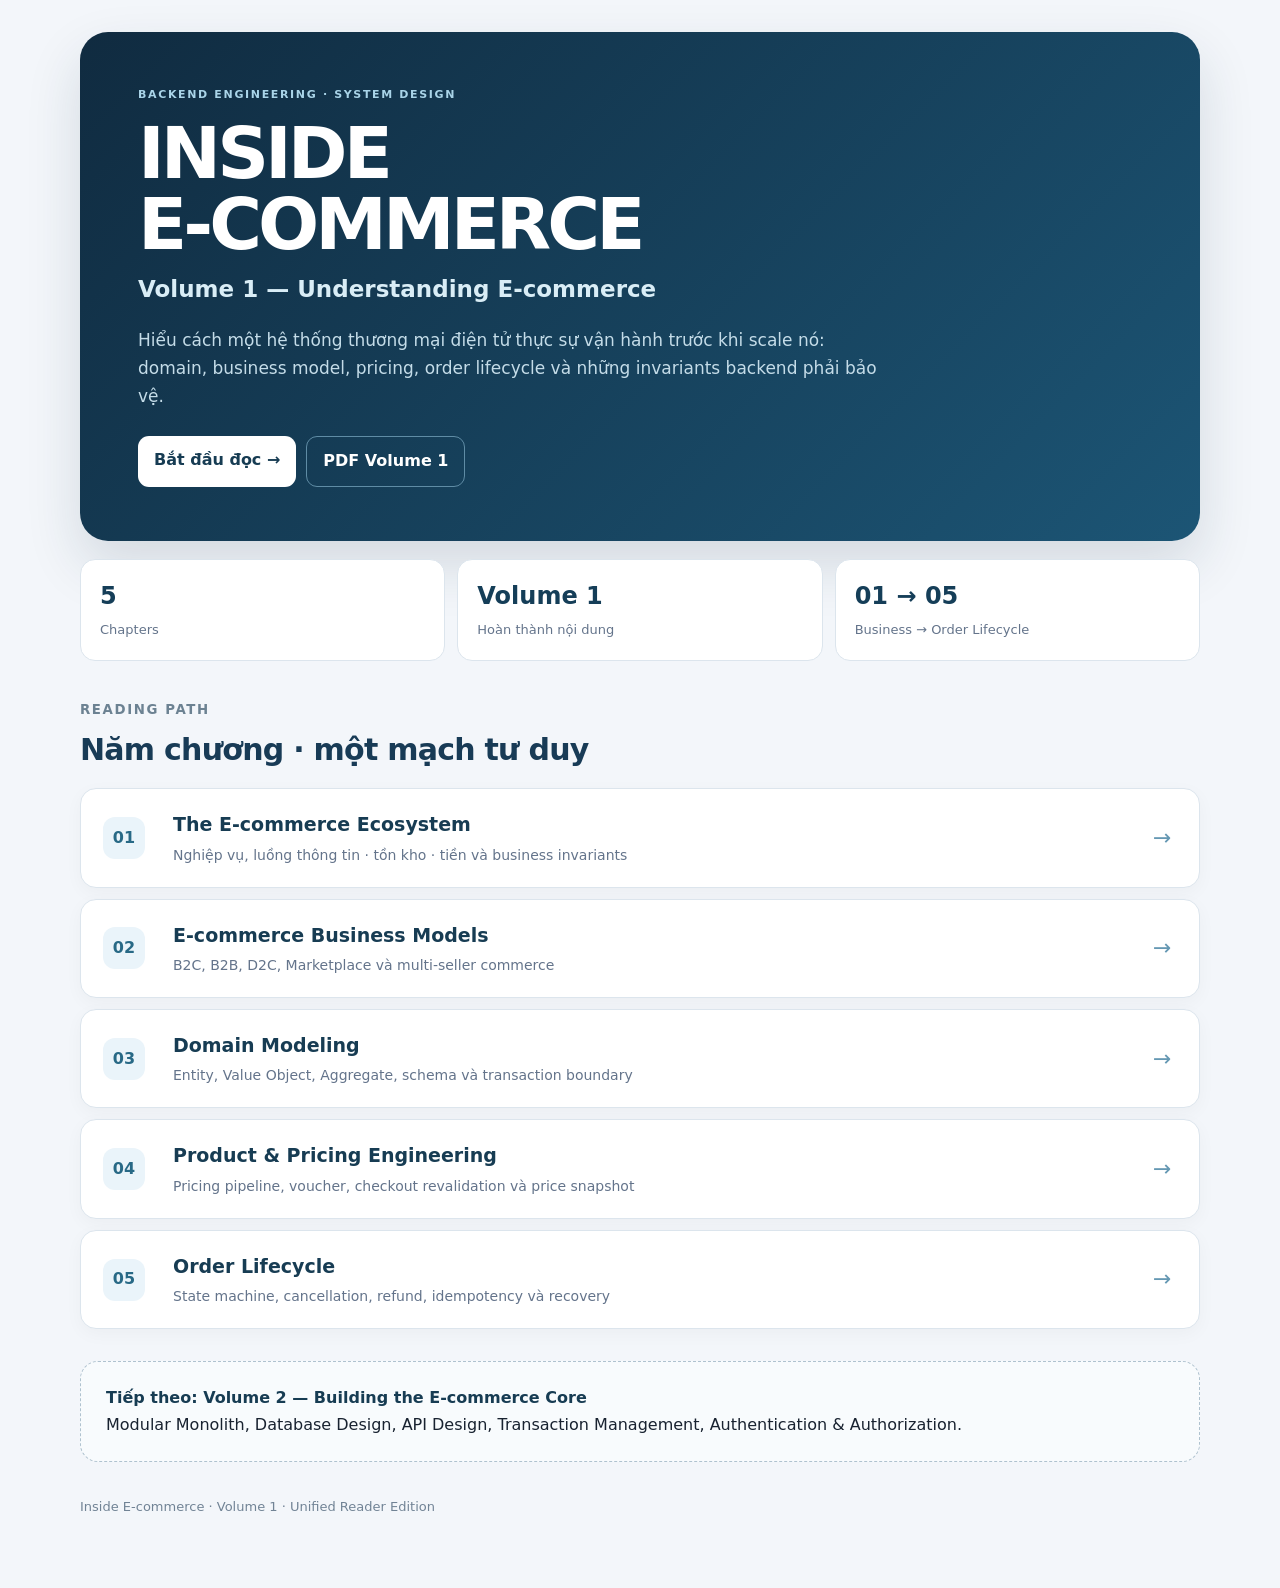
<file: volume-01/index.html>
<!doctype html><html lang="vi"><head><meta charset="utf-8"><meta name="viewport" content="width=device-width,initial-scale=1"><title>Inside E-commerce · Volume 1</title><style>
body{margin:0;background:#f3f6fa;color:#182230;font-family:Inter,ui-sans-serif,system-ui,-apple-system,"Segoe UI",sans-serif;line-height:1.65}.wrap{max-width:1120px;margin:auto;padding:32px 24px 70px}.hero{background:linear-gradient(135deg,#102b40,#1c5575);color:white;border-radius:28px;padding:54px 58px;box-shadow:0 24px 55px #14334824}.eyebrow{font-size:11px;letter-spacing:.15em;text-transform:uppercase;color:#a9d4e8;font-weight:800}.hero h1{font-size:clamp(42px,7vw,72px);line-height:.98;letter-spacing:-.055em;margin:14px 0 12px}.hero h2{margin:0;font-size:23px;font-weight:600;color:#d9edf6}.hero p{max-width:760px;color:#c4dce8;font-size:17px}.hero-actions{display:flex;gap:10px;flex-wrap:wrap;margin-top:26px}.btn{display:inline-block;text-decoration:none;padding:11px 16px;border-radius:11px;font-weight:750}.btn.primary{background:white;color:#173c53}.btn.secondary{border:1px solid #5f8ca5;color:white}.stats{display:grid;grid-template-columns:repeat(3,1fr);gap:12px;margin:18px 0 36px}.stat{background:white;border:1px solid #dce5ed;border-radius:15px;padding:17px 19px}.stat strong{display:block;font-size:24px;color:#153e58}.stat span{font-size:13px;color:#64748b}.section-title{margin:38px 0 14px}.section-title small{display:block;color:#6c8292;text-transform:uppercase;letter-spacing:.12em;font-weight:800}.section-title h2{font-size:30px;margin:4px 0;color:#183b56;letter-spacing:-.025em}.chapter-grid{display:grid;grid-template-columns:1fr;gap:11px}.book-card{display:grid;grid-template-columns:54px 1fr 24px;align-items:center;gap:16px;background:white;border:1px solid #dce5ed;border-radius:16px;padding:20px 22px;text-decoration:none;color:#173c53;transition:.15s;box-shadow:0 5px 18px rgba(15,23,42,.035)}.book-card:hover{transform:translateY(-2px);border-color:#91b9cf;box-shadow:0 12px 26px rgba(15,23,42,.08)}.book-card .num{height:42px;width:42px;display:grid;place-items:center;border-radius:12px;background:#eaf4fa;color:#286986;font-weight:850}.book-card h3{margin:0 0 3px;font-size:19px}.book-card p{margin:0;color:#64748b;font-size:14px}.book-card>span{font-size:22px;color:#6598b3}.next{margin-top:32px;border:1px dashed #afc2cf;border-radius:18px;padding:23px 25px;background:#f8fbfd}.next strong{color:#173c53}.footer{color:#718395;font-size:13px;margin-top:34px}@media(max-width:680px){.wrap{padding:16px 12px 50px}.hero{padding:35px 25px;border-radius:20px}.stats{grid-template-columns:1fr}.book-card{grid-template-columns:44px 1fr}.book-card>span{display:none}}
</style></head><body><main class="wrap"><section class="hero"><div class="eyebrow">Backend Engineering · System Design</div><h1>INSIDE<br>E-COMMERCE</h1><h2>Volume 1 — Understanding E-commerce</h2><p>Hiểu cách một hệ thống thương mại điện tử thực sự vận hành trước khi scale nó: domain, business model, pricing, order lifecycle và những invariants backend phải bảo vệ.</p><div class="hero-actions"><a class="btn primary" href="chapter-01-ecommerce-ecosystem.html">Bắt đầu đọc →</a><a class="btn secondary" href="Inside-Ecommerce-Volume-01.pdf">PDF Volume 1</a></div></section><section class="stats"><div class="stat"><strong>5</strong><span>Chapters</span></div><div class="stat"><strong>Volume 1</strong><span>Hoàn thành nội dung</span></div><div class="stat"><strong>01 → 05</strong><span>Business → Order Lifecycle</span></div></section><div class="section-title"><small>Reading path</small><h2>Năm chương · một mạch tư duy</h2></div><section class="chapter-grid"><a class="book-card" href="chapter-01-ecommerce-ecosystem.html"><div class="num">01</div><div><h3>The E-commerce Ecosystem</h3><p>Nghiệp vụ, luồng thông tin · tồn kho · tiền và business invariants</p></div><span>→</span></a><a class="book-card" href="chapter-02-ecommerce-business-models.html"><div class="num">02</div><div><h3>E-commerce Business Models</h3><p>B2C, B2B, D2C, Marketplace và multi-seller commerce</p></div><span>→</span></a><a class="book-card" href="chapter-03-domain-modeling.html"><div class="num">03</div><div><h3>Domain Modeling</h3><p>Entity, Value Object, Aggregate, schema và transaction boundary</p></div><span>→</span></a><a class="book-card" href="chapter-04-product-pricing.html"><div class="num">04</div><div><h3>Product &amp; Pricing Engineering</h3><p>Pricing pipeline, voucher, checkout revalidation và price snapshot</p></div><span>→</span></a><a class="book-card" href="chapter-05-order-lifecycle.html"><div class="num">05</div><div><h3>Order Lifecycle</h3><p>State machine, cancellation, refund, idempotency và recovery</p></div><span>→</span></a></section><section class="next"><strong>Tiếp theo: Volume 2 — Building the E-commerce Core</strong><br><span>Modular Monolith, Database Design, API Design, Transaction Management, Authentication & Authorization.</span></section><div class="footer">Inside E-commerce · Volume 1 · Unified Reader Edition</div></main></body></html>
</file>
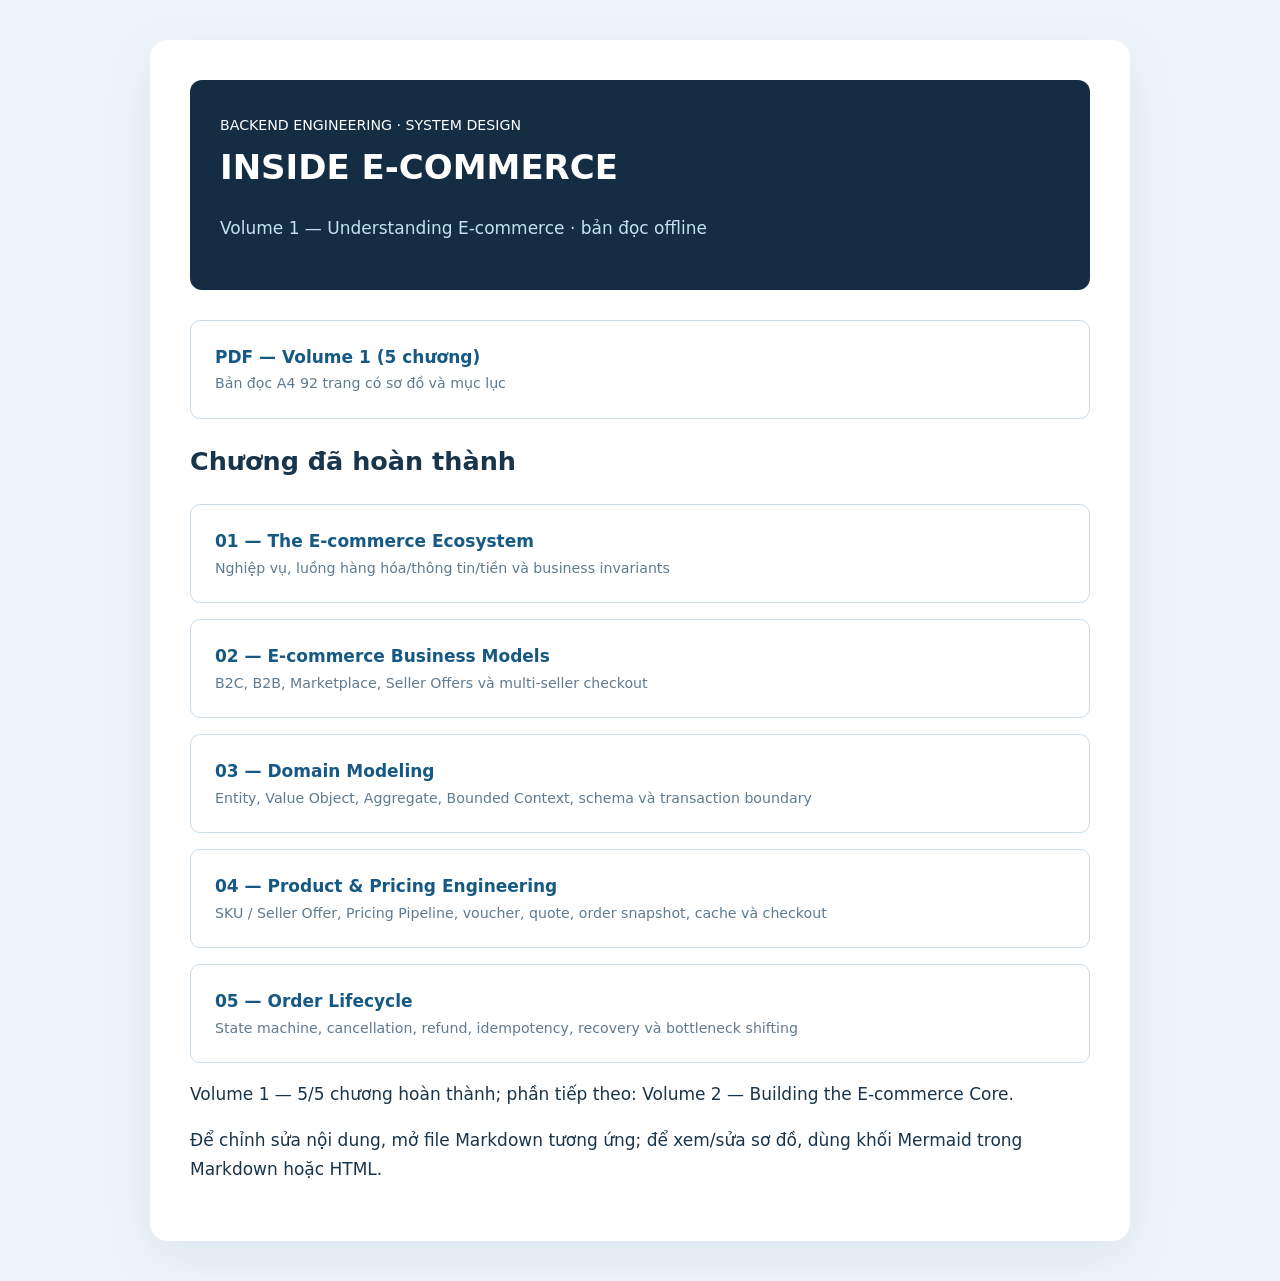
<file: volume-01/tools/original-html-backup/index.html>
<!doctype html>
<!DOCTYPE html>

<!DOCTYPE html>

<html lang="vi"><head><meta charset="utf-8"/><meta content="width=device-width,initial-scale=1" name="viewport"/><title>Inside E-commerce · Volume 1</title><style>body{font:17px/1.7 system-ui,sans-serif;background:#eef4fa;color:#19354b;margin:0;padding:40px 20px}main{max-width:900px;margin:auto;background:white;border-radius:18px;padding:40px;box-shadow:0 15px 50px #1c4f7614}header{background:#142d43;color:white;padding:30px;border-radius:12px;margin-bottom:30px}h1{margin:0}header p{color:#c5e0ef}.ch{display:block;padding:22px 24px;border:1px solid #cbdce9;border-radius:10px;text-decoration:none;color:#174f7f;margin:16px 0}.ch:hover{background:#eaf5ff}.ch small{display:block;color:#5e7b91}strong{color:#165985}</style></head><body><main><header><small>BACKEND ENGINEERING · SYSTEM DESIGN</small><h1>INSIDE E-COMMERCE</h1><p>Volume 1 — Understanding E-commerce · bản đọc offline</p></header><a class="ch" href="Inside-Ecommerce-Volume-01.pdf"><strong>PDF — Volume 1 (5 chương)</strong><small>Bản đọc A4 92 trang có sơ đồ và mục lục</small></a><h2>Chương đã hoàn thành</h2><a class="ch" href="chapter-01-ecommerce-ecosystem.html"><strong>01 — The E-commerce Ecosystem</strong><small>Nghiệp vụ, luồng hàng hóa/thông tin/tiền và business invariants</small></a><a class="ch" href="chapter-02-ecommerce-business-models.html"><strong>02 — E-commerce Business Models</strong><small>B2C, B2B, Marketplace, Seller Offers và multi-seller checkout</small></a><a class="ch" href="chapter-03-domain-modeling.html"><strong>03 — Domain Modeling</strong><small>Entity, Value Object, Aggregate, Bounded Context, schema và transaction boundary</small></a><a class="ch" href="chapter-04-product-pricing.html"><strong>04 — Product &amp; Pricing Engineering</strong><small>SKU / Seller Offer, Pricing Pipeline, voucher, quote, order snapshot, cache và checkout</small></a><a class="ch" href="chapter-05-order-lifecycle.html"><strong>05 — Order Lifecycle</strong><small>State machine, cancellation, refund, idempotency, recovery và bottleneck shifting</small></a><p>Volume 1 — 5/5 chương hoàn thành; phần tiếp theo: Volume 2 — Building the E-commerce Core.</p><p>Để chỉnh sửa nội dung, mở file Markdown tương ứng; để xem/sửa sơ đồ, dùng khối Mermaid trong Markdown hoặc HTML.</p></main></body></html>
</file>
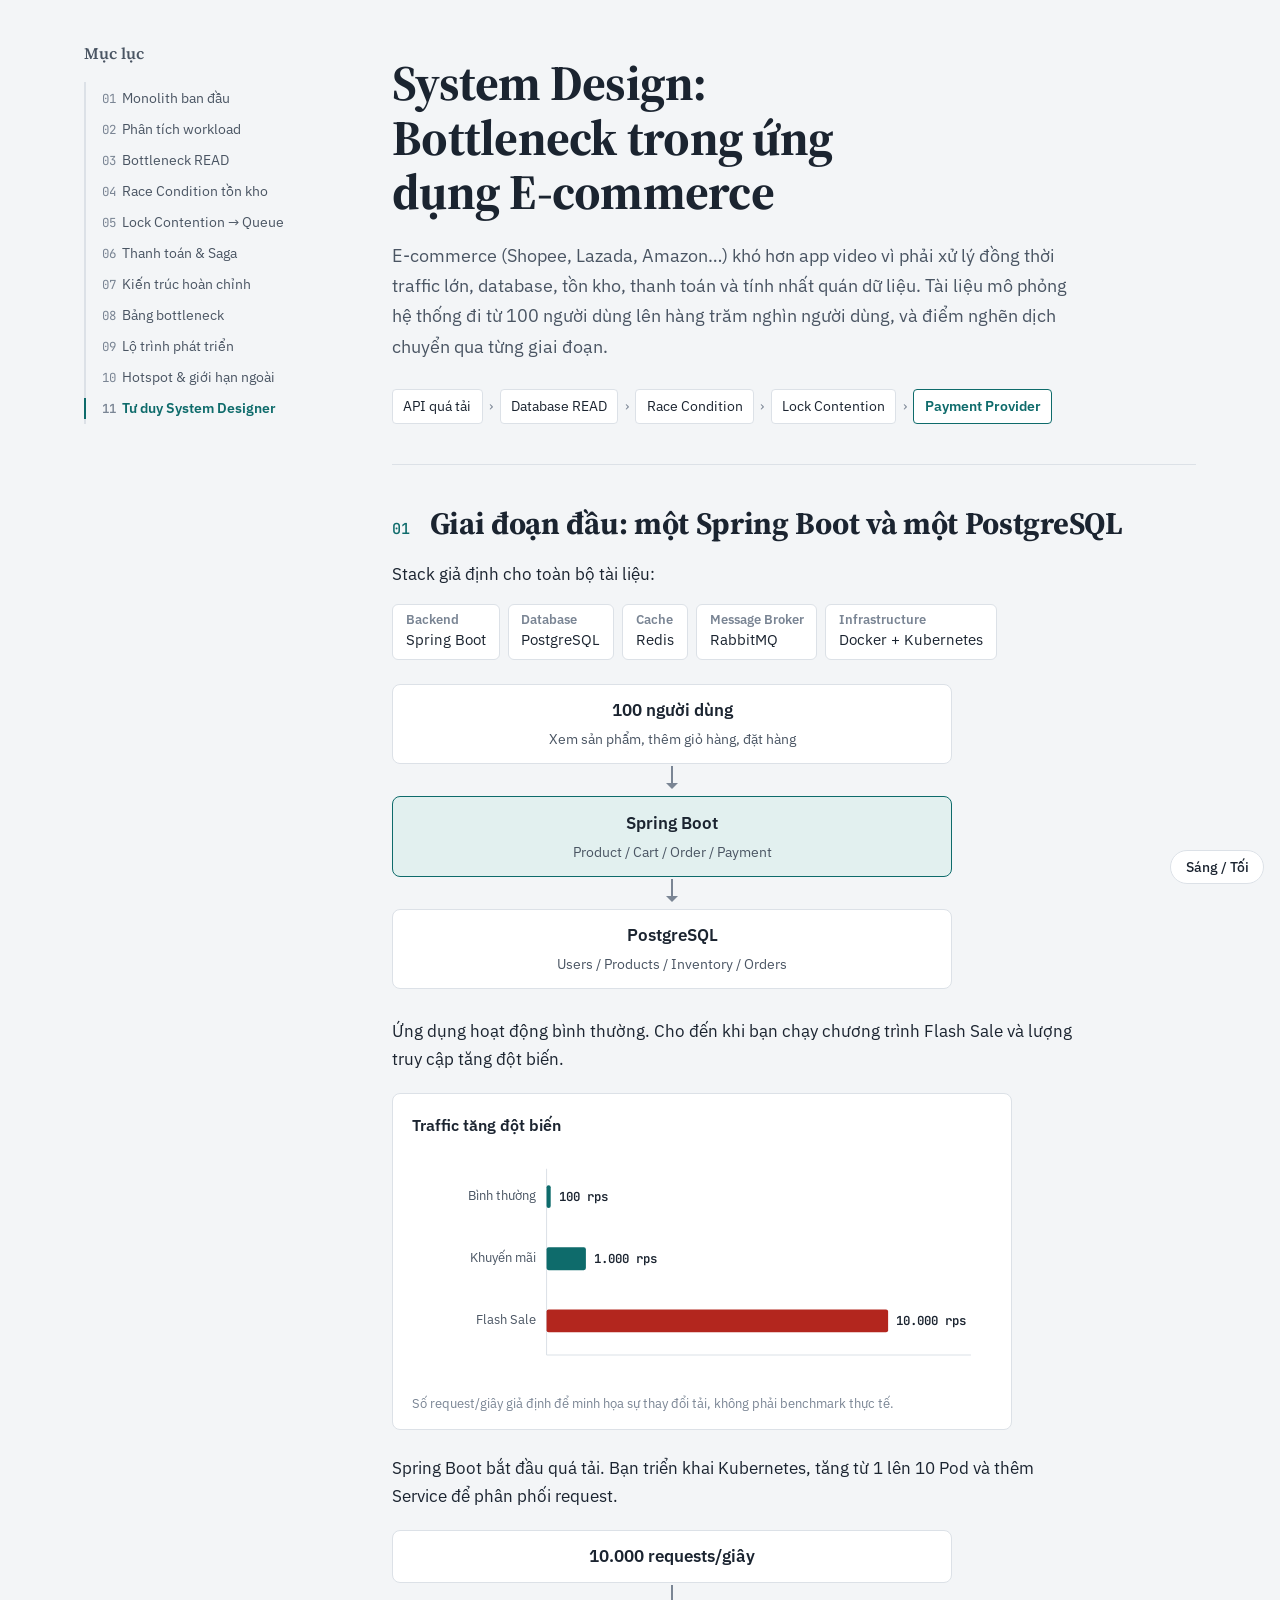
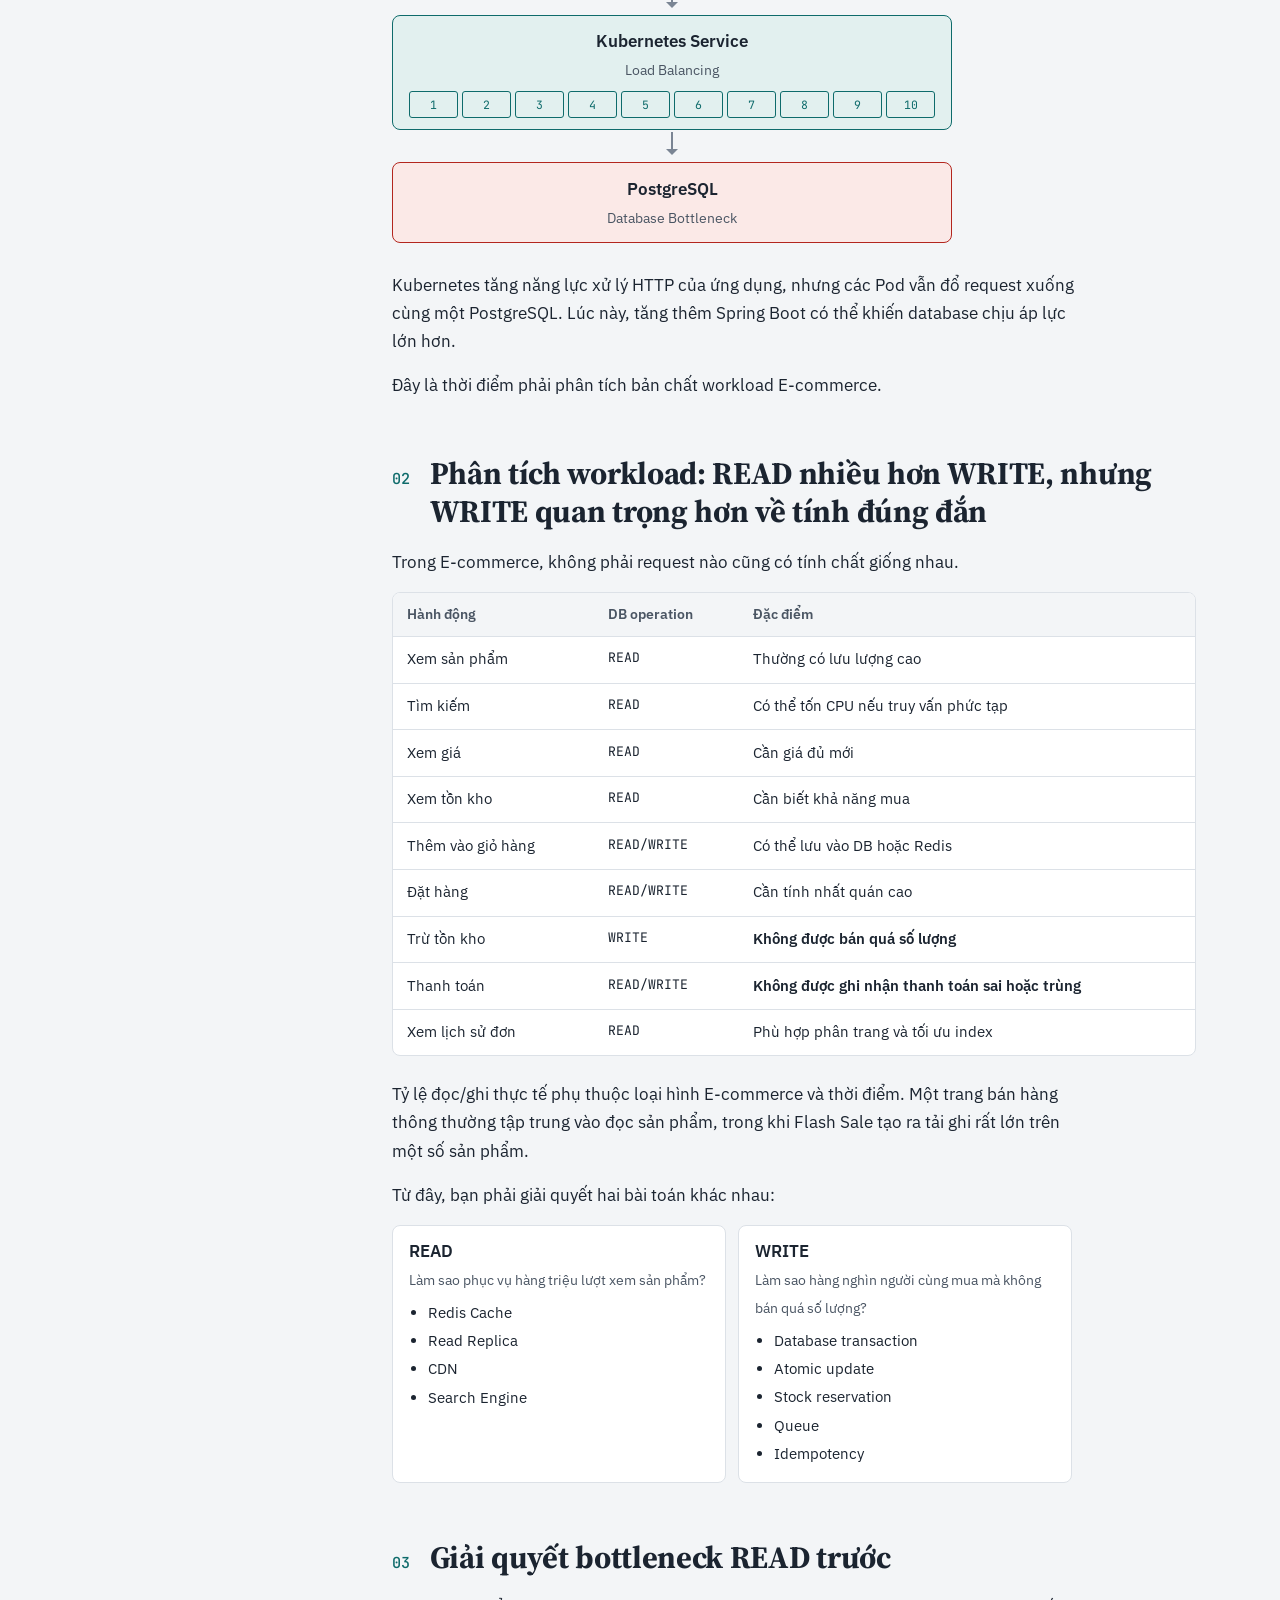
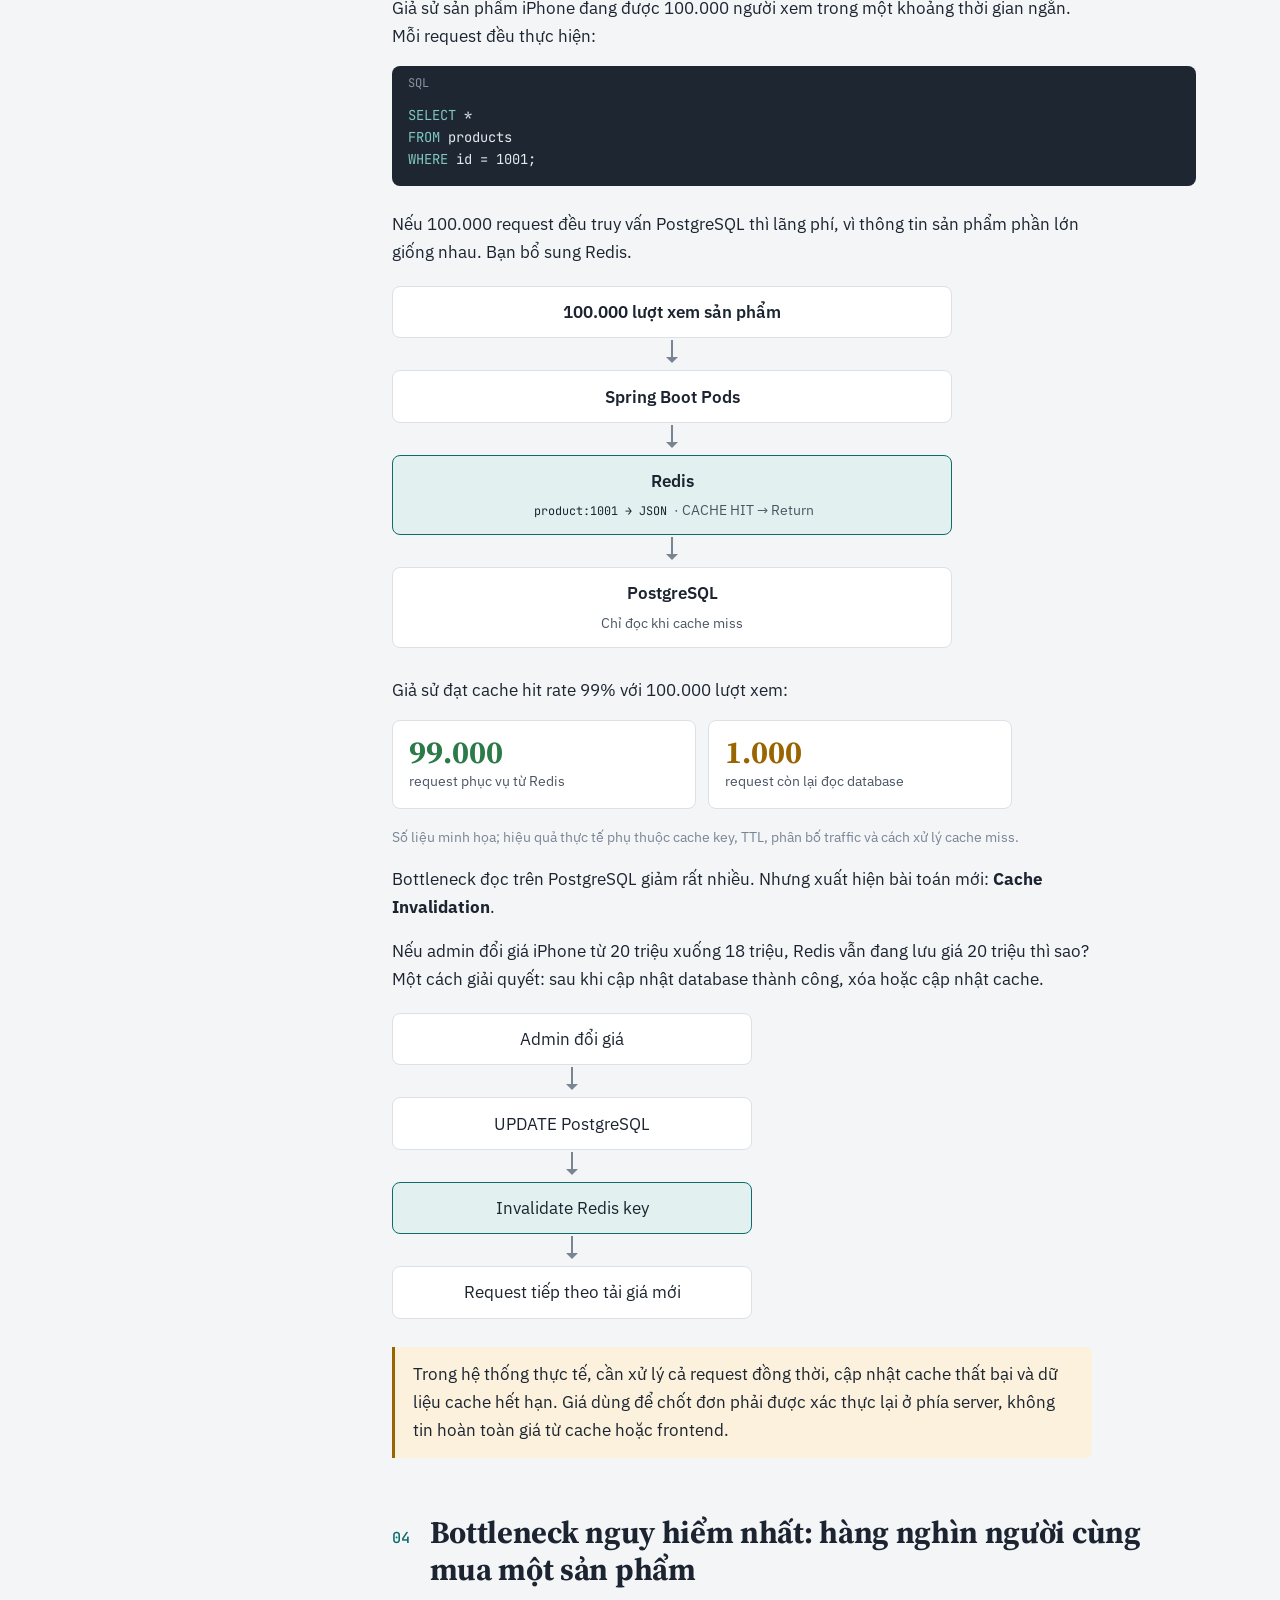
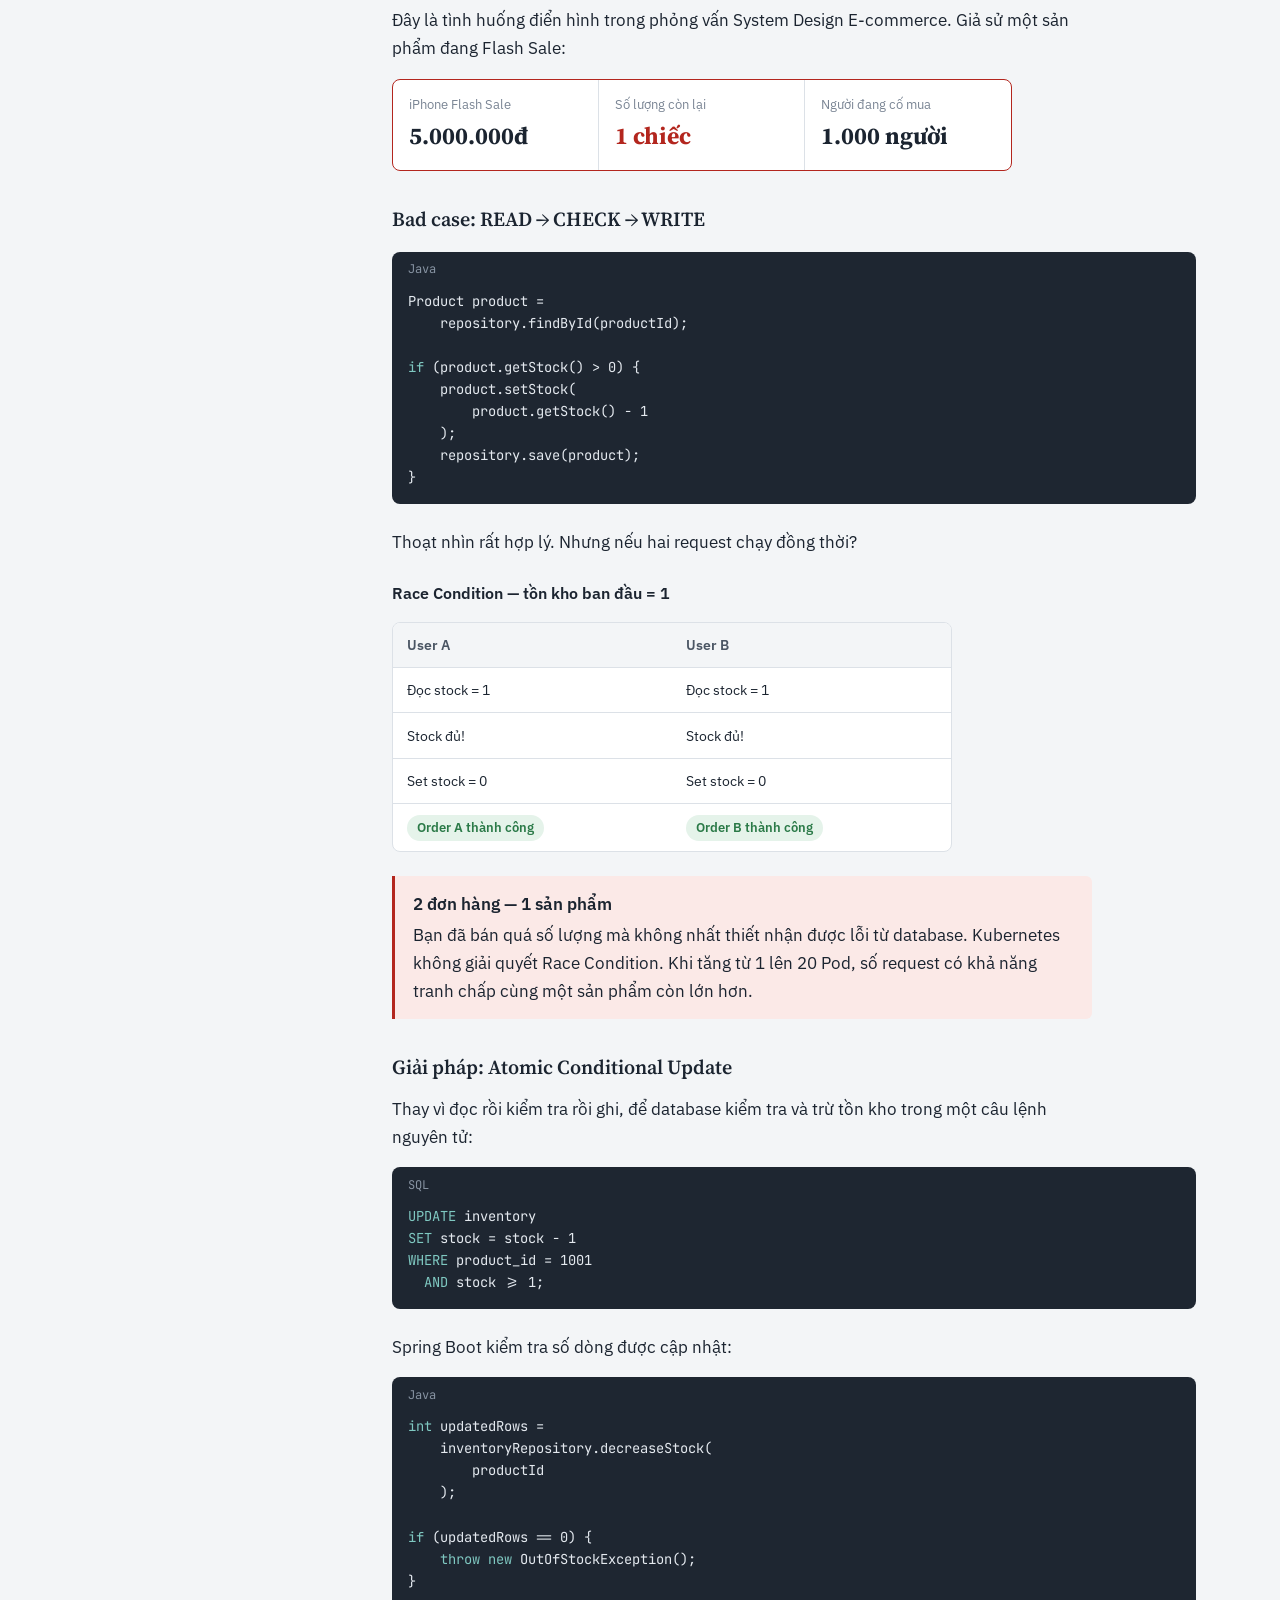
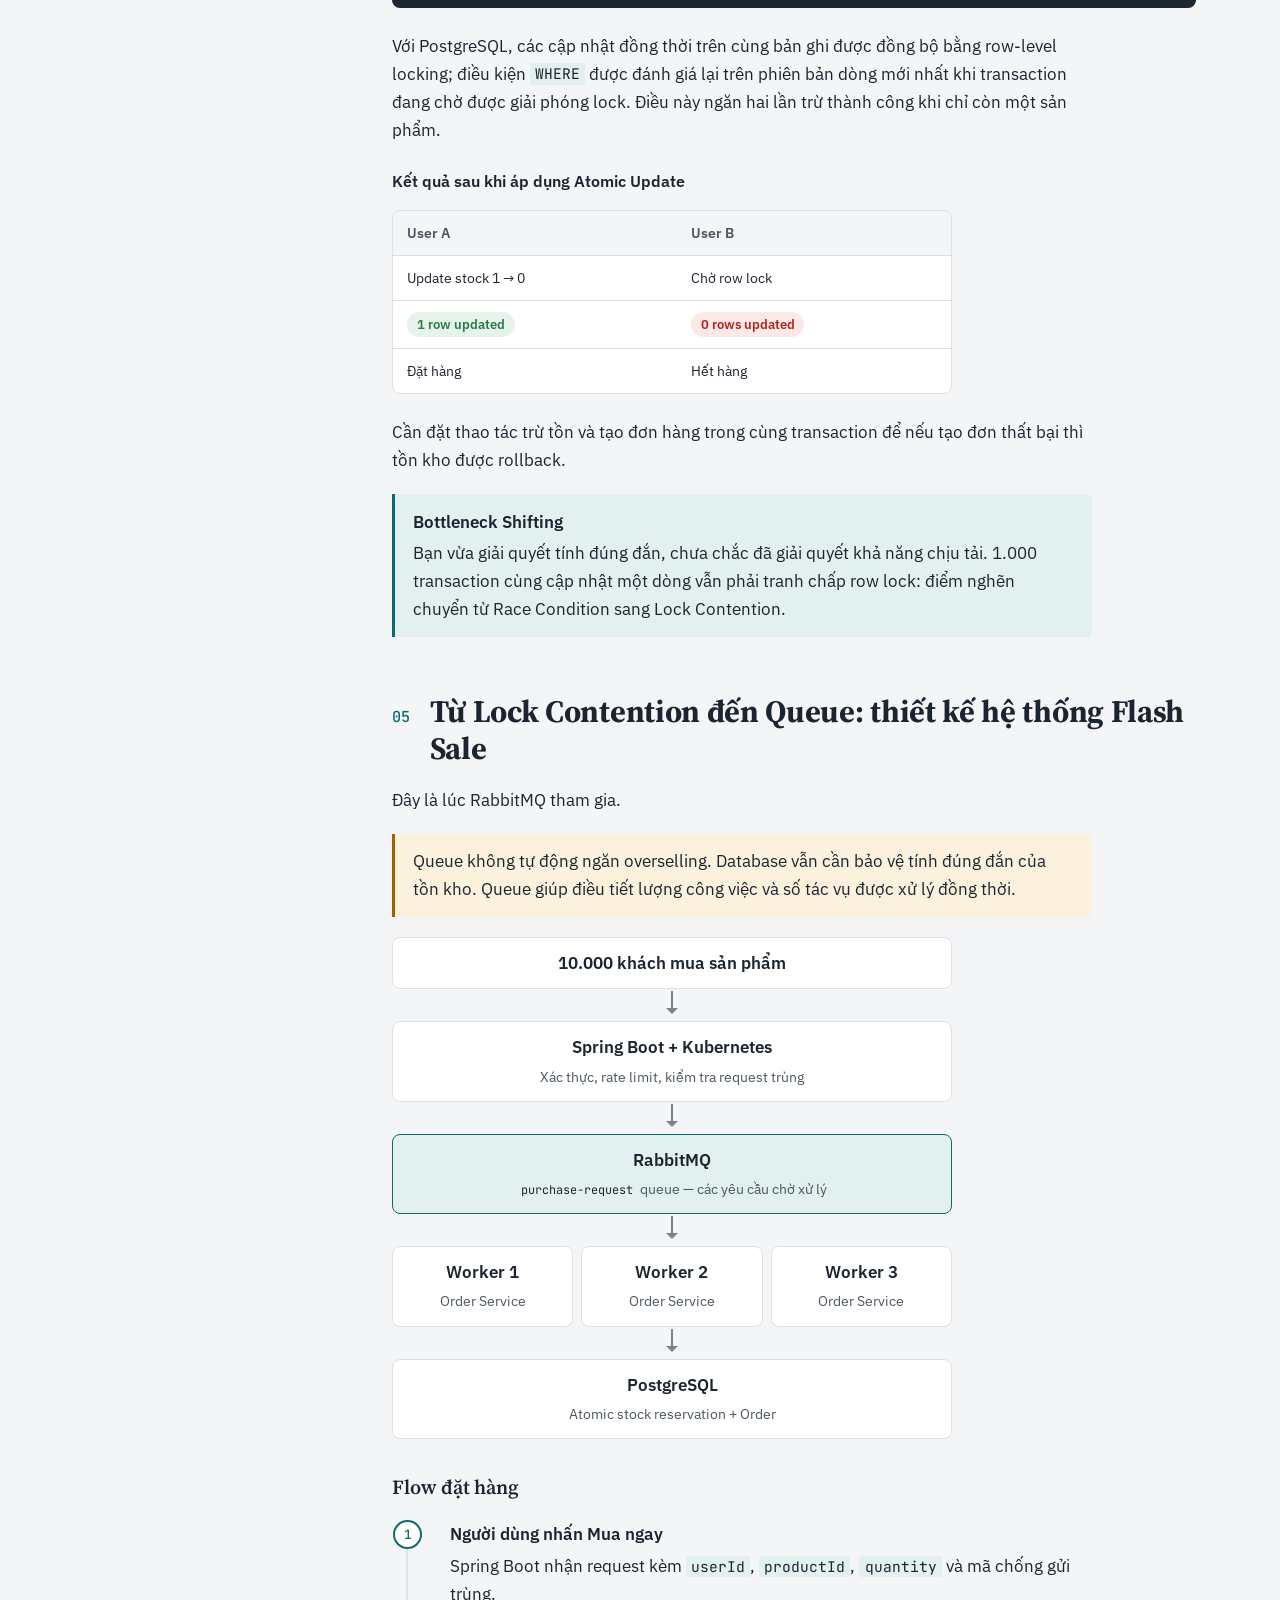
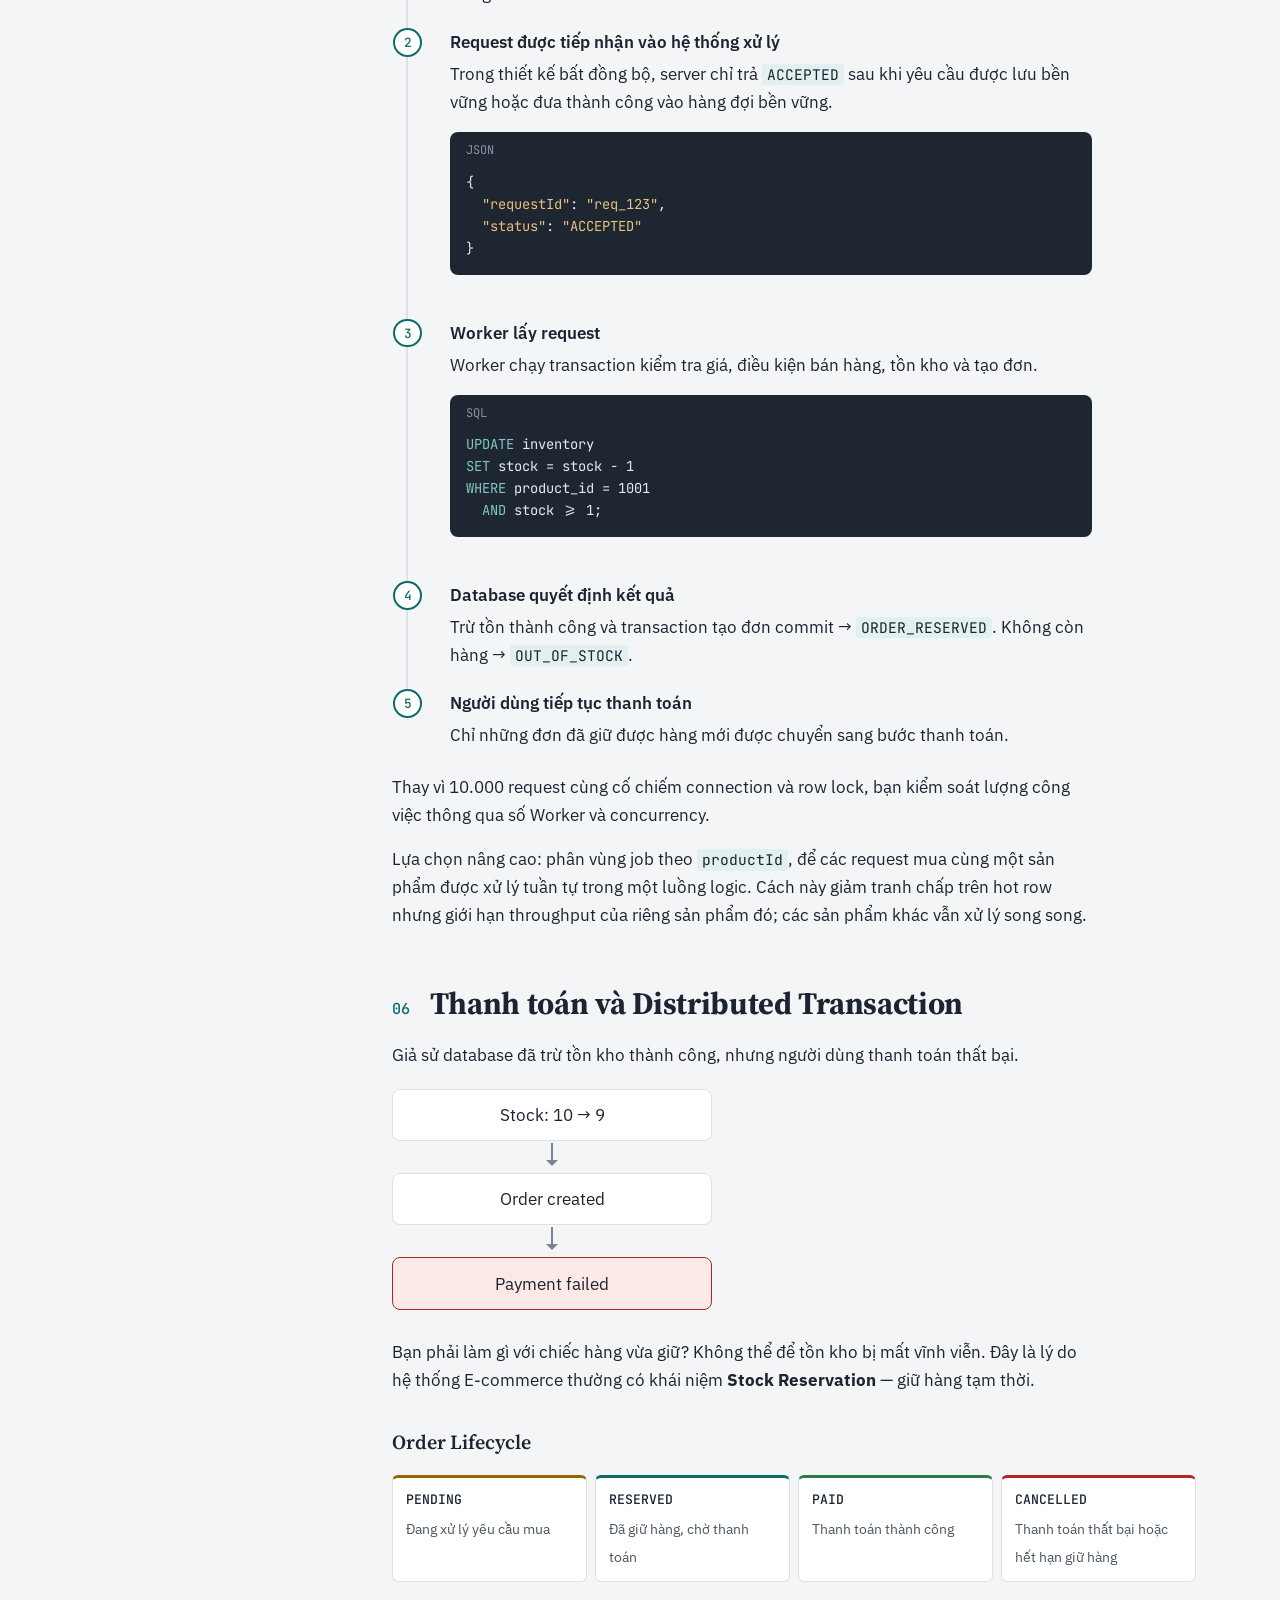
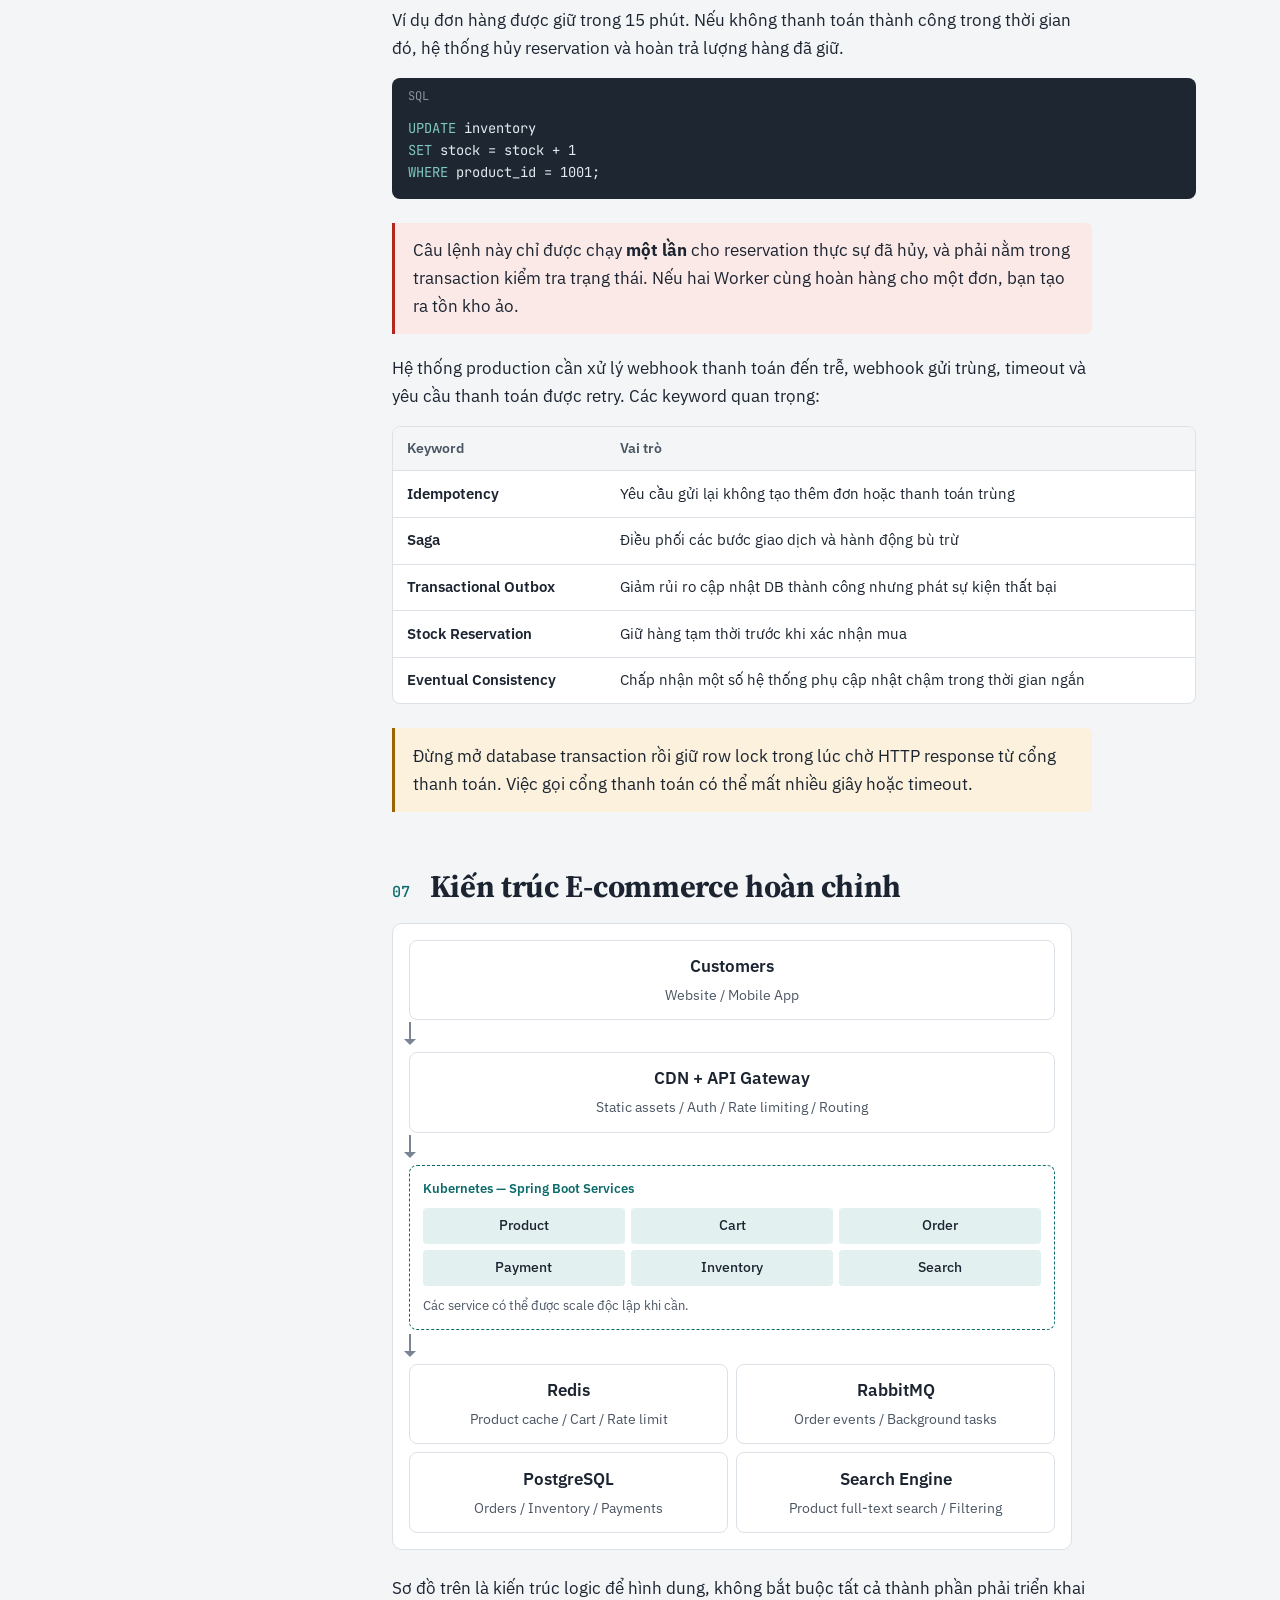
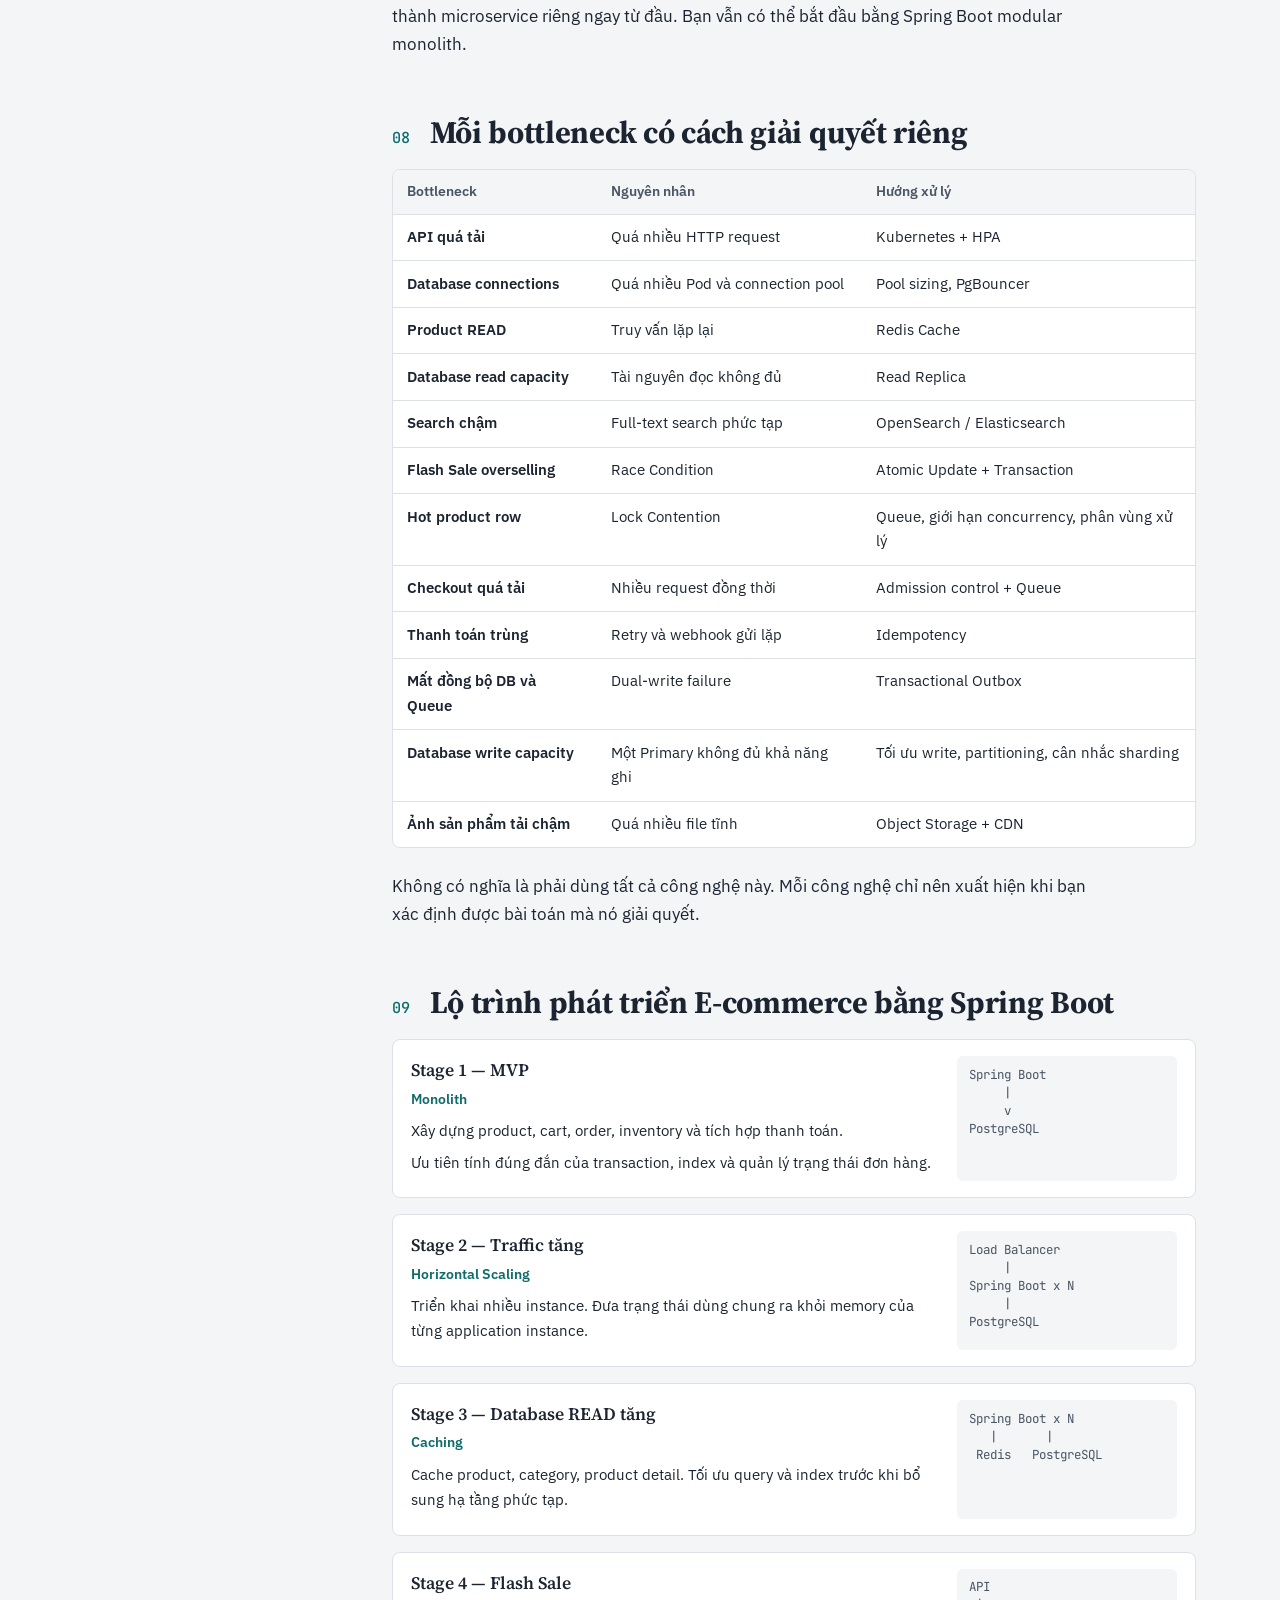
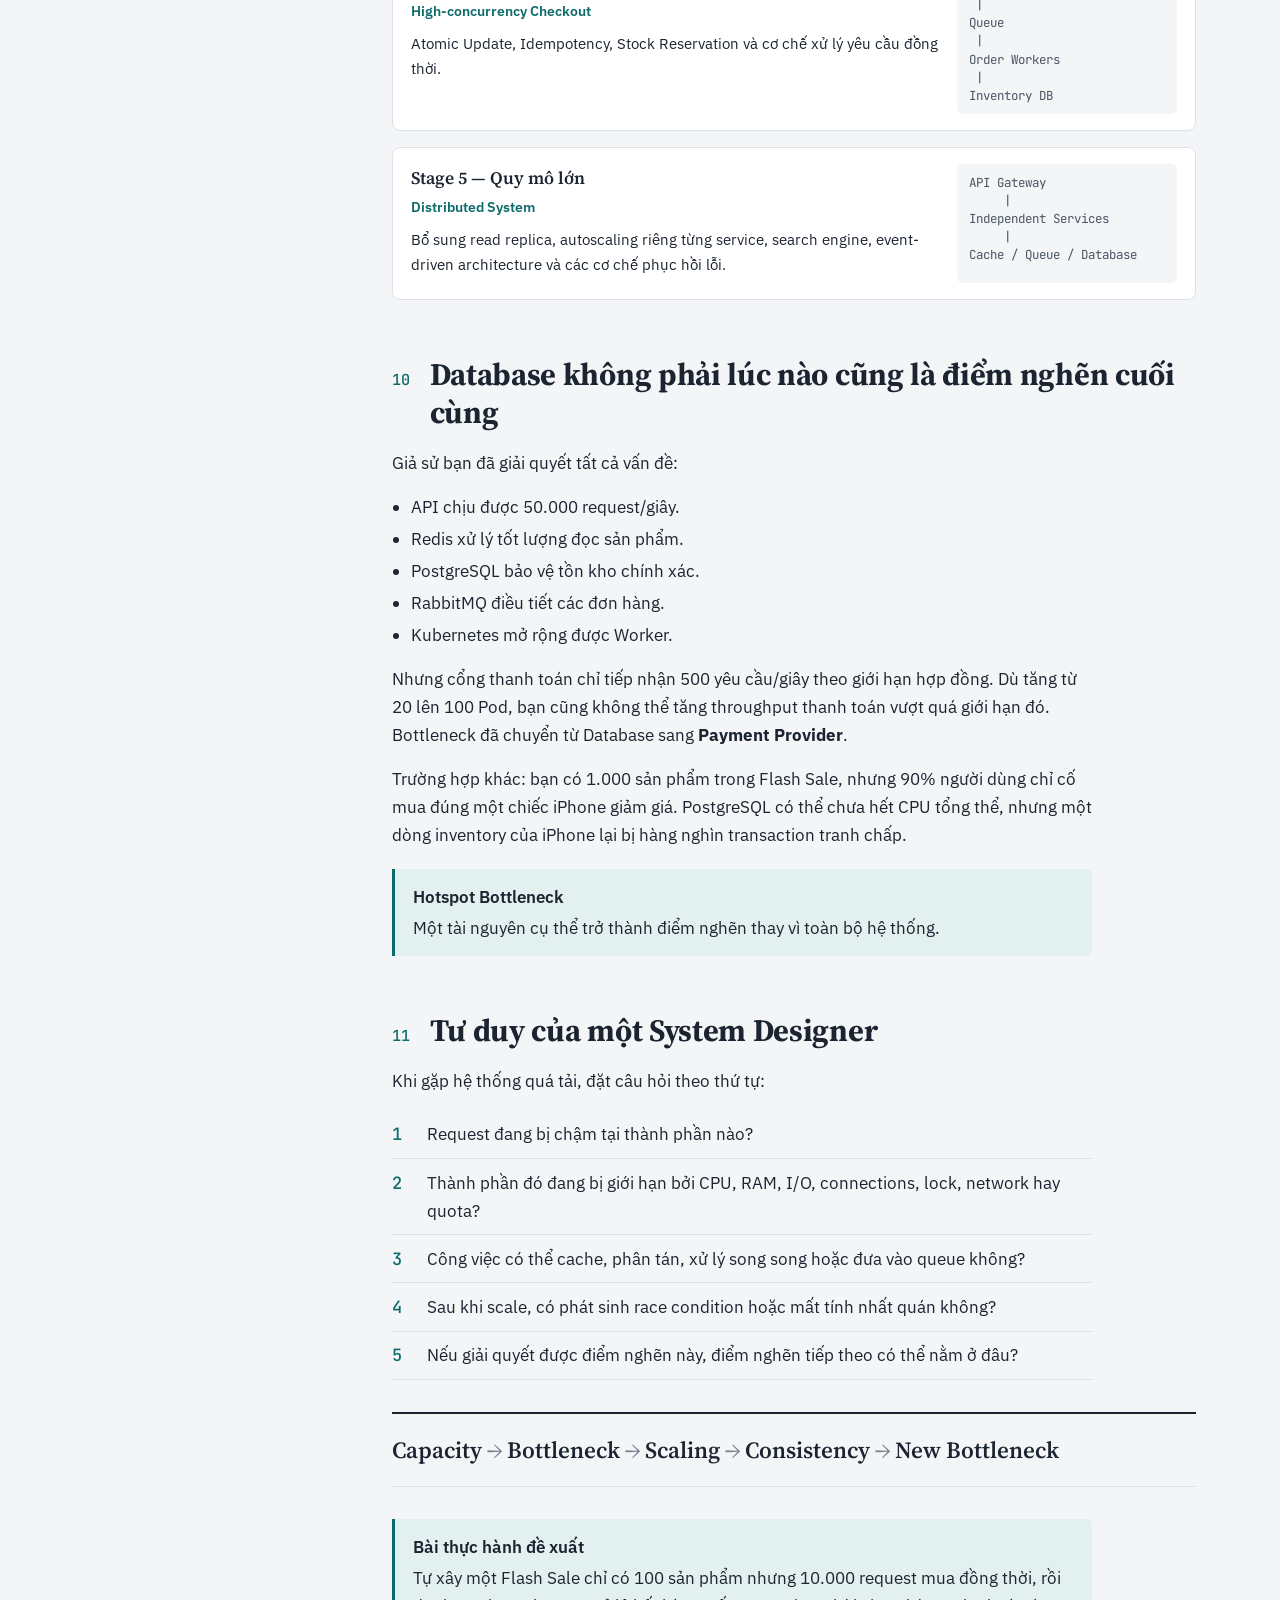
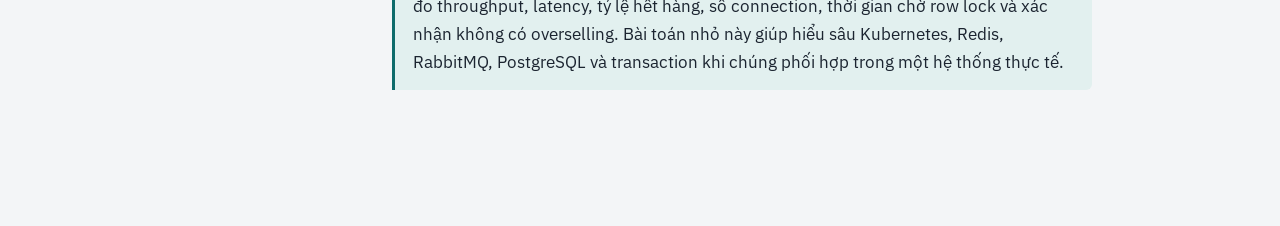
<file: ecommerce-bottleneck.html>
<!DOCTYPE html>
<html lang="vi">
<head>
<meta charset="UTF-8">
<meta name="viewport" content="width=device-width, initial-scale=1, viewport-fit=cover">
<title>System Design: Bottleneck trong ứng dụng E-commerce</title>
<link rel="preconnect" href="https://fonts.googleapis.com">
<link rel="preconnect" href="https://fonts.gstatic.com" crossorigin>
<link href="https://fonts.googleapis.com/css2?family=Source+Serif+4:opsz,wght@8..60,500;8..60,600;8..60,700&family=IBM+Plex+Sans:wght@400;500;600&family=JetBrains+Mono:wght@400;500&display=swap" rel="stylesheet">
<style>
:root{
  --bg:#F3F5F7; --paper:#FFFFFF; --ink:#1B2430; --ink-2:#4A5563; --ink-3:#7A8594;
  --rule:#DCE1E7; --accent:#0E6B6B; --accent-soft:#E2F0EF;
  --danger:#B3261E; --danger-soft:#FBE9E7; --ok:#2B7A48; --ok-soft:#E5F3EA;
  --warn:#9A6400; --warn-soft:#FBF1DC;
  --code-bg:#1E2631; --code-ink:#E4E9EF; --code-kw:#7FC8C1; --code-str:#E7C27D; --code-cm:#8894A3;
  --serif:"Source Serif 4", Georgia, "Times New Roman", serif;
  --sans:"IBM Plex Sans", -apple-system, "Segoe UI", Roboto, "Helvetica Neue", Arial, sans-serif;
  --mono:"JetBrains Mono", ui-monospace, SFMono-Regular, Menlo, Consolas, monospace;
  box-sizing:border-box;
  padding-top:env(safe-area-inset-top,0px);
  padding-bottom:env(safe-area-inset-bottom,0px);
}
@media (prefers-color-scheme: dark){
  :root:not([data-theme="light"]){
    --bg:#12171E; --paper:#1A2029; --ink:#E6EAF0; --ink-2:#B3BCC8; --ink-3:#8793A2;
    --rule:#2C3542; --accent:#5EC2BA; --accent-soft:#17312F;
    --danger:#F08A80; --danger-soft:#3A1E1C; --ok:#7BCB96; --ok-soft:#18301F;
    --warn:#E6B45C; --warn-soft:#352A14;
    --code-bg:#0D1117;
  }
}
:root[data-theme="dark"]{
  --bg:#12171E; --paper:#1A2029; --ink:#E6EAF0; --ink-2:#B3BCC8; --ink-3:#8793A2;
  --rule:#2C3542; --accent:#5EC2BA; --accent-soft:#17312F;
  --danger:#F08A80; --danger-soft:#3A1E1C; --ok:#7BCB96; --ok-soft:#18301F;
  --warn:#E6B45C; --warn-soft:#352A14;
  --code-bg:#0D1117;
}
*,*::before,*::after{box-sizing:inherit}
html{scroll-padding-top:calc(env(safe-area-inset-top,0px) + 16px);scroll-behavior:smooth}
@media (prefers-reduced-motion: reduce){html{scroll-behavior:auto}}
body{margin:0;background:var(--bg);color:var(--ink);font-family:var(--sans);font-size:1.0625rem;line-height:1.65;-webkit-font-smoothing:antialiased}
img{max-width:100%}
a{color:var(--accent)}
a:focus-visible,button:focus-visible{outline:2px solid var(--accent);outline-offset:2px;border-radius:3px}

.layout{display:grid;grid-template-columns:260px minmax(0,1fr);gap:3rem;max-width:1160px;margin:0 auto;padding:2.5rem 1.5rem 5rem}
@media (max-width:920px){.layout{grid-template-columns:minmax(0,1fr);gap:0;padding:1.5rem 1rem 4rem}}

/* TOC: the trail of shifting bottlenecks */
.toc{position:sticky;top:calc(env(safe-area-inset-top,0px) + 2rem);align-self:start;font-size:.9rem}
.toc h2{font-family:var(--serif);font-size:1rem;font-weight:600;margin:0 0 1rem;color:var(--ink-2)}
.toc ol{list-style:none;margin:0;padding:0;border-left:2px solid var(--rule)}
.toc li{position:relative}
.toc a{display:block;padding:.35rem 0 .35rem 1rem;color:var(--ink-2);text-decoration:none;line-height:1.35}
.toc a:hover{color:var(--ink)}
.toc a.active{color:var(--accent);font-weight:600}
.toc a.active::before{content:"";position:absolute;left:-2px;top:.3rem;bottom:.3rem;width:2px;background:var(--accent)}
.toc .n{font-family:var(--mono);font-size:.78rem;color:var(--ink-3);margin-right:.4rem}
@media (max-width:920px){.toc{display:none}}

main{min-width:0}
.hero{padding:1rem 0 2.5rem;border-bottom:1px solid var(--rule);margin-bottom:2.5rem}
.hero h1{font-family:var(--serif);font-weight:700;font-size:clamp(2rem,4.5vw,3.1rem);line-height:1.1;letter-spacing:-.015em;margin:0 0 1.25rem;max-width:18ch}
.hero .lede{font-size:1.15rem;color:var(--ink-2);max-width:62ch;margin:0 0 1.75rem}
.shift{display:flex;flex-wrap:wrap;align-items:center;gap:.4rem;font-size:.88rem}
.shift span{padding:.3rem .65rem;border:1px solid var(--rule);background:var(--paper);border-radius:4px;white-space:nowrap}
.shift i{font-style:normal;color:var(--ink-3)}
.shift span:last-child{border-color:var(--accent);color:var(--accent);font-weight:600}

.stack{display:flex;flex-wrap:wrap;gap:.5rem;margin:1rem 0 1.5rem;padding:0;list-style:none}
.stack li{background:var(--paper);border:1px solid var(--rule);border-radius:6px;padding:.45rem .8rem;font-size:.92rem}
.stack b{font-weight:600;color:var(--ink-3);font-size:.8rem;display:block;line-height:1.2}

section{margin:0 0 3.5rem}
.prose{max-width:70ch}
h2.sec{font-family:var(--serif);font-weight:700;font-size:clamp(1.5rem,3vw,1.95rem);line-height:1.2;margin:0 0 1.1rem;letter-spacing:-.01em;display:flex;gap:.75rem;align-items:baseline}
h2.sec .num{font-family:var(--mono);font-size:.95rem;font-weight:500;color:var(--accent);flex:none;min-width:1.6rem}
h3{font-family:var(--serif);font-weight:600;font-size:1.25rem;margin:2rem 0 .7rem}
h4{font-size:1rem;font-weight:600;margin:1.5rem 0 .5rem}
p{margin:0 0 1rem}
code{font-family:var(--mono);font-size:.86em;background:var(--accent-soft);color:var(--ink);padding:.08em .35em;border-radius:3px}
ul.plain{padding-left:1.2rem;margin:0 0 1rem}
ul.plain li{margin:.25rem 0}

/* Code */
.code{margin:1rem 0 1.5rem;border-radius:8px;overflow:hidden;background:var(--code-bg)}
.code .lang{font-family:var(--mono);font-size:.75rem;color:var(--code-cm);padding:.55rem 1rem 0}
.code pre{margin:0;padding:.6rem 1rem 1rem;overflow-x:auto;color:var(--code-ink);font-family:var(--mono);font-size:.86rem;line-height:1.6}
.code .k{color:var(--code-kw)} .code .s{color:var(--code-str)} .code .c{color:var(--code-cm)}

/* Tables */
.tbl{overflow-x:auto;margin:1rem 0 1.5rem;border:1px solid var(--rule);border-radius:8px;background:var(--paper)}
table{border-collapse:collapse;width:100%;font-size:.94rem}
th,td{text-align:left;padding:.65rem .9rem;border-bottom:1px solid var(--rule);vertical-align:top}
th{font-weight:600;color:var(--ink-2);background:var(--bg);font-size:.86rem}
tr:last-child td{border-bottom:0}
td.op{font-family:var(--mono);font-size:.82rem;white-space:nowrap}
td strong{font-weight:600}

/* Callouts */
.note{border-left:3px solid var(--accent);background:var(--accent-soft);padding:.85rem 1.1rem;border-radius:0 6px 6px 0;margin:1.25rem 0;max-width:70ch}
.note.warn{border-color:var(--warn);background:var(--warn-soft)}
.note.danger{border-color:var(--danger);background:var(--danger-soft)}
.note p:last-child{margin:0}
.note .t{font-weight:600;display:block;margin-bottom:.2rem}

/* Flow diagrams */
.flow{display:flex;flex-direction:column;align-items:stretch;gap:0;margin:1.25rem 0 1.75rem;max-width:560px}
.node{background:var(--paper);border:1px solid var(--rule);border-radius:8px;padding:.7rem 1rem;text-align:center}
.node .h{font-weight:600;display:block}
.node .d{font-size:.86rem;color:var(--ink-2)}
.node.hot{border-color:var(--danger);background:var(--danger-soft)}
.node.acc{border-color:var(--accent);background:var(--accent-soft)}
.arrow{align-self:center;width:2px;height:22px;background:var(--ink-3);position:relative;margin:2px 0 8px}
.arrow::after{content:"";position:absolute;left:-5px;bottom:-7px;border:6px solid transparent;border-top-color:var(--ink-3)}
.row{display:grid;gap:.5rem}
.pods{display:grid;grid-template-columns:repeat(10,1fr);gap:4px;margin-top:.5rem}
.pods span{font-family:var(--mono);font-size:.72rem;border:1px solid var(--accent);border-radius:3px;padding:.2rem 0;color:var(--accent)}
.split{display:grid;grid-template-columns:1fr 1fr;gap:.75rem}
.workers{display:grid;grid-template-columns:repeat(3,1fr);gap:.5rem}
@media (max-width:520px){.workers{grid-template-columns:1fr}.pods{grid-template-columns:repeat(5,1fr)}}

/* Chart */
.chart{background:var(--paper);border:1px solid var(--rule);border-radius:8px;padding:1.1rem 1.2rem .9rem;margin:1.25rem 0 1.5rem;max-width:620px}
.chart .cap{font-size:.84rem;color:var(--ink-3);margin:.4rem 0 0}
.chart svg{display:block;width:100%;height:auto}
.chart .bar{fill:var(--accent)} .chart .bar.hot{fill:var(--danger)}
.chart text{fill:var(--ink-2);font-family:var(--sans);font-size:13px}
.chart .val{fill:var(--ink);font-weight:600;font-family:var(--mono);font-size:12px}
.chart line{stroke:var(--rule)}

/* Cache stats */
.stats{display:grid;grid-template-columns:repeat(auto-fit,minmax(180px,1fr));gap:.75rem;margin:1rem 0;max-width:620px}
.stat{background:var(--paper);border:1px solid var(--rule);border-radius:8px;padding:.9rem 1rem}
.stat .v{font-family:var(--serif);font-size:2rem;font-weight:700;line-height:1.1}
.stat .l{font-size:.88rem;color:var(--ink-2)}
.stat.ok .v{color:var(--ok)} .stat.db .v{color:var(--warn)}

/* Flash sale card */
.flash{display:grid;grid-template-columns:repeat(3,1fr);border:1px solid var(--danger);border-radius:8px;overflow:hidden;margin:1rem 0 1.5rem;max-width:620px;background:var(--paper)}
.flash div{padding:.9rem 1rem;border-right:1px solid var(--rule)}
.flash div:last-child{border-right:0}
.flash .l{font-size:.82rem;color:var(--ink-3);display:block}
.flash .v{font-family:var(--serif);font-weight:700;font-size:1.5rem}
.flash .v.red{color:var(--danger)}
@media (max-width:520px){.flash{grid-template-columns:1fr}.flash div{border-right:0;border-bottom:1px solid var(--rule)}.flash div:last-child{border-bottom:0}}

/* Race timeline */
.race td{font-size:.9rem}
.badge{display:inline-block;font-size:.8rem;font-weight:600;padding:.15rem .6rem;border-radius:999px}
.badge.ok{background:var(--ok-soft);color:var(--ok)}
.badge.bad{background:var(--danger-soft);color:var(--danger)}

/* Steps */
ol.steps{list-style:none;counter-reset:s;padding:0;margin:1rem 0 1.5rem;max-width:70ch}
ol.steps>li{counter-increment:s;position:relative;padding:0 0 1.25rem 2.6rem;border-left:2px solid var(--rule);margin-left:.9rem}
ol.steps>li:last-child{border-left-color:transparent;padding-bottom:0}
ol.steps>li::before{content:counter(s);position:absolute;left:-.95rem;top:0;width:1.8rem;height:1.8rem;border-radius:50%;background:var(--paper);border:2px solid var(--accent);color:var(--accent);font-family:var(--mono);font-size:.8rem;font-weight:500;display:flex;align-items:center;justify-content:center}
ol.steps .st{font-weight:600;display:block;margin-bottom:.25rem}

/* Lifecycle */
.life{display:grid;grid-template-columns:repeat(4,1fr);gap:.5rem;margin:1rem 0 1.5rem}
.life div{background:var(--paper);border:1px solid var(--rule);border-top:3px solid var(--ink-3);border-radius:6px;padding:.7rem .8rem}
.life .s{font-family:var(--mono);font-size:.82rem;font-weight:500;display:block;margin-bottom:.2rem}
.life .d{font-size:.86rem;color:var(--ink-2)}
.life .p{border-top-color:var(--warn)} .life .r{border-top-color:var(--accent)} .life .pd{border-top-color:var(--ok)} .life .c{border-top-color:var(--danger)}
@media (max-width:640px){.life{grid-template-columns:1fr 1fr}}

/* Architecture */
.arch{border:1px solid var(--rule);border-radius:10px;padding:1rem;background:var(--paper);margin:1rem 0 1.5rem;max-width:680px}
.arch .k8s{border:1.5px dashed var(--accent);border-radius:8px;padding:.8rem;margin:.25rem 0}
.arch .k8s .lbl{font-size:.8rem;color:var(--accent);font-weight:600;margin-bottom:.5rem}
.svc{display:grid;grid-template-columns:repeat(3,1fr);gap:.4rem}
.svc span{background:var(--accent-soft);border-radius:4px;padding:.4rem;text-align:center;font-size:.88rem;font-weight:500}
.infra{display:grid;grid-template-columns:repeat(2,1fr);gap:.5rem}
@media (max-width:520px){.svc{grid-template-columns:1fr 1fr}.infra{grid-template-columns:1fr}}

/* Evolution */
.evo{display:grid;gap:1rem;margin:1rem 0}
.stage{display:grid;grid-template-columns:minmax(0,1fr) minmax(0,220px);gap:1rem;background:var(--paper);border:1px solid var(--rule);border-radius:8px;padding:1rem 1.1rem}
.stage h4{margin:0 0 .15rem;font-family:var(--serif);font-size:1.1rem}
.stage .sub{font-size:.86rem;color:var(--accent);font-weight:600;margin-bottom:.5rem;display:block}
.stage p{font-size:.95rem;margin:0 0 .4rem}
.stage pre{margin:0;font-family:var(--mono);font-size:.78rem;background:var(--bg);border-radius:6px;padding:.6rem .75rem;overflow-x:auto;color:var(--ink-2);line-height:1.45}
@media (max-width:640px){.stage{grid-template-columns:minmax(0,1fr)}}

/* Final questions */
.questions{counter-reset:q;list-style:none;padding:0;margin:1rem 0;max-width:70ch}
.questions li{counter-increment:q;padding:.6rem 0 .6rem 2.2rem;position:relative;border-bottom:1px solid var(--rule)}
.questions li::before{content:counter(q);position:absolute;left:0;top:.6rem;font-family:var(--mono);color:var(--accent);font-weight:500}
.mantra{font-family:var(--serif);font-size:clamp(1.15rem,2.4vw,1.45rem);font-weight:600;line-height:1.4;margin:2rem 0;padding:1.25rem 0;border-top:2px solid var(--ink);border-bottom:1px solid var(--rule);max-width:70ch}
.mantra span{color:var(--ink-3);font-weight:500}

.themebtn{position:fixed;right:1rem;bottom:calc(1rem + env(safe-area-inset-bottom,0px));background:var(--paper);color:var(--ink);border:1px solid var(--rule);border-radius:999px;padding:.45rem .9rem;font:500 .85rem var(--sans);cursor:pointer}
</style>
</head>
<body>
<div class="layout">
  <nav class="toc" aria-label="Mục lục">
    <h2>Mục lục</h2>
    <ol>
      <li><a href="#s1"><span class="n">01</span>Monolith ban đầu</a></li>
      <li><a href="#s2"><span class="n">02</span>Phân tích workload</a></li>
      <li><a href="#s3"><span class="n">03</span>Bottleneck READ</a></li>
      <li><a href="#s4"><span class="n">04</span>Race Condition tồn kho</a></li>
      <li><a href="#s5"><span class="n">05</span>Lock Contention → Queue</a></li>
      <li><a href="#s6"><span class="n">06</span>Thanh toán &amp; Saga</a></li>
      <li><a href="#s7"><span class="n">07</span>Kiến trúc hoàn chỉnh</a></li>
      <li><a href="#s8"><span class="n">08</span>Bảng bottleneck</a></li>
      <li><a href="#s9"><span class="n">09</span>Lộ trình phát triển</a></li>
      <li><a href="#s10"><span class="n">10</span>Hotspot &amp; giới hạn ngoài</a></li>
      <li><a href="#s11"><span class="n">11</span>Tư duy System Designer</a></li>
    </ol>
  </nav>

  <main>
    <header class="hero">
      <h1>System Design: Bottleneck trong ứng dụng E-commerce</h1>
      <p class="lede">E-commerce (Shopee, Lazada, Amazon…) khó hơn app video vì phải xử lý đồng thời traffic lớn, database, tồn kho, thanh toán và tính nhất quán dữ liệu. Tài liệu mô phỏng hệ thống đi từ 100 người dùng lên hàng trăm nghìn người dùng, và điểm nghẽn dịch chuyển qua từng giai đoạn.</p>
      <div class="shift" aria-label="Chuỗi dịch chuyển bottleneck">
        <span>API quá tải</span><i>›</i><span>Database READ</span><i>›</i><span>Race Condition</span><i>›</i><span>Lock Contention</span><i>›</i><span>Payment Provider</span>
      </div>
    </header>

    <!-- 1 -->
    <section id="s1">
      <h2 class="sec"><span class="num">01</span>Giai đoạn đầu: một Spring Boot và một PostgreSQL</h2>
      <div class="prose">
        <p>Stack giả định cho toàn bộ tài liệu:</p>
      </div>
      <ul class="stack">
        <li><b>Backend</b>Spring Boot</li>
        <li><b>Database</b>PostgreSQL</li>
        <li><b>Cache</b>Redis</li>
        <li><b>Message Broker</b>RabbitMQ</li>
        <li><b>Infrastructure</b>Docker + Kubernetes</li>
      </ul>

      <div class="flow">
        <div class="node"><span class="h">100 người dùng</span><span class="d">Xem sản phẩm, thêm giỏ hàng, đặt hàng</span></div>
        <div class="arrow"></div>
        <div class="node acc"><span class="h">Spring Boot</span><span class="d">Product / Cart / Order / Payment</span></div>
        <div class="arrow"></div>
        <div class="node"><span class="h">PostgreSQL</span><span class="d">Users / Products / Inventory / Orders</span></div>
      </div>

      <div class="prose">
        <p>Ứng dụng hoạt động bình thường. Cho đến khi bạn chạy chương trình Flash Sale và lượng truy cập tăng đột biến.</p>
      </div>

      <div class="chart" role="img" aria-label="Biểu đồ request mỗi giây: bình thường 100, khuyến mãi 1.000, Flash Sale 10.000">
        <h4 style="margin:0 0 .6rem">Traffic tăng đột biến</h4>
        <svg viewBox="0 0 560 230" preserveAspectRatio="xMidYMid meet">
          <line x1="130" y1="20" x2="130" y2="200"/>
          <line x1="130" y1="200" x2="540" y2="200"/>
          <text x="120" y="50" text-anchor="end">Bình thường</text>
          <rect class="bar" x="130" y="36" width="4" height="22" rx="2"/>
          <text class="val" x="142" y="51">100 rps</text>
          <text x="120" y="110" text-anchor="end">Khuyến mãi</text>
          <rect class="bar" x="130" y="96" width="38" height="22" rx="2"/>
          <text class="val" x="176" y="111">1.000 rps</text>
          <text x="120" y="170" text-anchor="end">Flash Sale</text>
          <rect class="bar hot" x="130" y="156" width="330" height="22" rx="2"/>
          <text class="val" x="468" y="171">10.000 rps</text>
        </svg>
        <p class="cap">Số request/giây giả định để minh họa sự thay đổi tải, không phải benchmark thực tế.</p>
      </div>

      <div class="prose">
        <p>Spring Boot bắt đầu quá tải. Bạn triển khai Kubernetes, tăng từ 1 lên 10 Pod và thêm Service để phân phối request.</p>
      </div>

      <div class="flow">
        <div class="node"><span class="h">10.000 requests/giây</span></div>
        <div class="arrow"></div>
        <div class="node acc"><span class="h">Kubernetes Service</span><span class="d">Load Balancing</span>
          <div class="pods"><span>1</span><span>2</span><span>3</span><span>4</span><span>5</span><span>6</span><span>7</span><span>8</span><span>9</span><span>10</span></div>
        </div>
        <div class="arrow"></div>
        <div class="node hot"><span class="h">PostgreSQL</span><span class="d">Database Bottleneck</span></div>
      </div>

      <div class="prose">
        <p>Kubernetes tăng năng lực xử lý HTTP của ứng dụng, nhưng các Pod vẫn đổ request xuống cùng một PostgreSQL. Lúc này, tăng thêm Spring Boot có thể khiến database chịu áp lực lớn hơn.</p>
        <p>Đây là thời điểm phải phân tích bản chất workload E-commerce.</p>
      </div>
    </section>

    <!-- 2 -->
    <section id="s2">
      <h2 class="sec"><span class="num">02</span>Phân tích workload: READ nhiều hơn WRITE, nhưng WRITE quan trọng hơn về tính đúng đắn</h2>
      <div class="prose"><p>Trong E-commerce, không phải request nào cũng có tính chất giống nhau.</p></div>
      <div class="tbl">
        <table>
          <thead><tr><th>Hành động</th><th>DB operation</th><th>Đặc điểm</th></tr></thead>
          <tbody>
            <tr><td>Xem sản phẩm</td><td class="op">READ</td><td>Thường có lưu lượng cao</td></tr>
            <tr><td>Tìm kiếm</td><td class="op">READ</td><td>Có thể tốn CPU nếu truy vấn phức tạp</td></tr>
            <tr><td>Xem giá</td><td class="op">READ</td><td>Cần giá đủ mới</td></tr>
            <tr><td>Xem tồn kho</td><td class="op">READ</td><td>Cần biết khả năng mua</td></tr>
            <tr><td>Thêm vào giỏ hàng</td><td class="op">READ/WRITE</td><td>Có thể lưu vào DB hoặc Redis</td></tr>
            <tr><td>Đặt hàng</td><td class="op">READ/WRITE</td><td>Cần tính nhất quán cao</td></tr>
            <tr><td>Trừ tồn kho</td><td class="op">WRITE</td><td><strong>Không được bán quá số lượng</strong></td></tr>
            <tr><td>Thanh toán</td><td class="op">READ/WRITE</td><td><strong>Không được ghi nhận thanh toán sai hoặc trùng</strong></td></tr>
            <tr><td>Xem lịch sử đơn</td><td class="op">READ</td><td>Phù hợp phân trang và tối ưu index</td></tr>
          </tbody>
        </table>
      </div>
      <div class="prose">
        <p>Tỷ lệ đọc/ghi thực tế phụ thuộc loại hình E-commerce và thời điểm. Một trang bán hàng thông thường tập trung vào đọc sản phẩm, trong khi Flash Sale tạo ra tải ghi rất lớn trên một số sản phẩm.</p>
        <p>Từ đây, bạn phải giải quyết hai bài toán khác nhau:</p>
      </div>
      <div class="split" style="max-width:680px">
        <div class="node" style="text-align:left">
          <span class="h">READ</span>
          <span class="d">Làm sao phục vụ hàng triệu lượt xem sản phẩm?</span>
          <ul class="plain" style="margin:.5rem 0 0;font-size:.92rem"><li>Redis Cache</li><li>Read Replica</li><li>CDN</li><li>Search Engine</li></ul>
        </div>
        <div class="node" style="text-align:left">
          <span class="h">WRITE</span>
          <span class="d">Làm sao hàng nghìn người cùng mua mà không bán quá số lượng?</span>
          <ul class="plain" style="margin:.5rem 0 0;font-size:.92rem"><li>Database transaction</li><li>Atomic update</li><li>Stock reservation</li><li>Queue</li><li>Idempotency</li></ul>
        </div>
      </div>
    </section>

    <!-- 3 -->
    <section id="s3">
      <h2 class="sec"><span class="num">03</span>Giải quyết bottleneck READ trước</h2>
      <div class="prose">
        <p>Giả sử sản phẩm iPhone đang được 100.000 người xem trong một khoảng thời gian ngắn. Mỗi request đều thực hiện:</p>
      </div>
      <div class="code"><div class="lang">SQL</div><pre><span class="k">SELECT</span> *
<span class="k">FROM</span> products
<span class="k">WHERE</span> id = 1001;</pre></div>
      <div class="prose">
        <p>Nếu 100.000 request đều truy vấn PostgreSQL thì lãng phí, vì thông tin sản phẩm phần lớn giống nhau. Bạn bổ sung Redis.</p>
      </div>
      <div class="flow">
        <div class="node"><span class="h">100.000 lượt xem sản phẩm</span></div>
        <div class="arrow"></div>
        <div class="node"><span class="h">Spring Boot Pods</span></div>
        <div class="arrow"></div>
        <div class="node acc"><span class="h">Redis</span><span class="d"><code>product:1001 → JSON</code> · CACHE HIT → Return</span></div>
        <div class="arrow"></div>
        <div class="node"><span class="h">PostgreSQL</span><span class="d">Chỉ đọc khi cache miss</span></div>
      </div>
      <div class="prose"><p>Giả sử đạt cache hit rate 99% với 100.000 lượt xem:</p></div>
      <div class="stats">
        <div class="stat ok"><div class="v">99.000</div><div class="l">request phục vụ từ Redis</div></div>
        <div class="stat db"><div class="v">1.000</div><div class="l">request còn lại đọc database</div></div>
      </div>
      <div class="prose">
        <p style="font-size:.9rem;color:var(--ink-3)">Số liệu minh họa; hiệu quả thực tế phụ thuộc cache key, TTL, phân bố traffic và cách xử lý cache miss.</p>
        <p>Bottleneck đọc trên PostgreSQL giảm rất nhiều. Nhưng xuất hiện bài toán mới: <strong>Cache Invalidation</strong>.</p>
        <p>Nếu admin đổi giá iPhone từ 20 triệu xuống 18 triệu, Redis vẫn đang lưu giá 20 triệu thì sao? Một cách giải quyết: sau khi cập nhật database thành công, xóa hoặc cập nhật cache.</p>
      </div>
      <div class="flow" style="max-width:360px">
        <div class="node">Admin đổi giá</div><div class="arrow"></div>
        <div class="node">UPDATE PostgreSQL</div><div class="arrow"></div>
        <div class="node acc">Invalidate Redis key</div><div class="arrow"></div>
        <div class="node">Request tiếp theo tải giá mới</div>
      </div>
      <div class="note warn">
        <p>Trong hệ thống thực tế, cần xử lý cả request đồng thời, cập nhật cache thất bại và dữ liệu cache hết hạn. Giá dùng để chốt đơn phải được xác thực lại ở phía server, không tin hoàn toàn giá từ cache hoặc frontend.</p>
      </div>
    </section>

    <!-- 4 -->
    <section id="s4">
      <h2 class="sec"><span class="num">04</span>Bottleneck nguy hiểm nhất: hàng nghìn người cùng mua một sản phẩm</h2>
      <div class="prose"><p>Đây là tình huống điển hình trong phỏng vấn System Design E-commerce. Giả sử một sản phẩm đang Flash Sale:</p></div>
      <div class="flash">
        <div><span class="l">iPhone Flash Sale</span><span class="v">5.000.000đ</span></div>
        <div><span class="l">Số lượng còn lại</span><span class="v red">1 chiếc</span></div>
        <div><span class="l">Người đang cố mua</span><span class="v">1.000 người</span></div>
      </div>

      <h3>Bad case: READ → CHECK → WRITE</h3>
      <div class="code"><div class="lang">Java</div><pre>Product product =
    repository.findById(productId);

<span class="k">if</span> (product.getStock() &gt; 0) {
    product.setStock(
        product.getStock() - 1
    );
    repository.save(product);
}</pre></div>
      <div class="prose"><p>Thoạt nhìn rất hợp lý. Nhưng nếu hai request chạy đồng thời?</p></div>

      <h4>Race Condition — tồn kho ban đầu = 1</h4>
      <div class="tbl race" style="max-width:560px">
        <table>
          <thead><tr><th>User A</th><th>User B</th></tr></thead>
          <tbody>
            <tr><td>Đọc stock = 1</td><td>Đọc stock = 1</td></tr>
            <tr><td>Stock đủ!</td><td>Stock đủ!</td></tr>
            <tr><td>Set stock = 0</td><td>Set stock = 0</td></tr>
            <tr><td><span class="badge ok">Order A thành công</span></td><td><span class="badge ok">Order B thành công</span></td></tr>
          </tbody>
        </table>
      </div>
      <div class="note danger">
        <span class="t">2 đơn hàng — 1 sản phẩm</span>
        <p>Bạn đã bán quá số lượng mà không nhất thiết nhận được lỗi từ database. Kubernetes không giải quyết Race Condition. Khi tăng từ 1 lên 20 Pod, số request có khả năng tranh chấp cùng một sản phẩm còn lớn hơn.</p>
      </div>

      <h3>Giải pháp: Atomic Conditional Update</h3>
      <div class="prose"><p>Thay vì đọc rồi kiểm tra rồi ghi, để database kiểm tra và trừ tồn kho trong một câu lệnh nguyên tử:</p></div>
      <div class="code"><div class="lang">SQL</div><pre><span class="k">UPDATE</span> inventory
<span class="k">SET</span> stock = stock - 1
<span class="k">WHERE</span> product_id = 1001
  <span class="k">AND</span> stock &gt;= 1;</pre></div>
      <div class="prose"><p>Spring Boot kiểm tra số dòng được cập nhật:</p></div>
      <div class="code"><div class="lang">Java</div><pre><span class="k">int</span> updatedRows =
    inventoryRepository.decreaseStock(
        productId
    );

<span class="k">if</span> (updatedRows == 0) {
    <span class="k">throw new</span> OutOfStockException();
}</pre></div>
      <div class="prose">
        <p>Với PostgreSQL, các cập nhật đồng thời trên cùng bản ghi được đồng bộ bằng row-level locking; điều kiện <code>WHERE</code> được đánh giá lại trên phiên bản dòng mới nhất khi transaction đang chờ được giải phóng lock. Điều này ngăn hai lần trừ thành công khi chỉ còn một sản phẩm.</p>
      </div>

      <h4>Kết quả sau khi áp dụng Atomic Update</h4>
      <div class="tbl race" style="max-width:560px">
        <table>
          <thead><tr><th>User A</th><th>User B</th></tr></thead>
          <tbody>
            <tr><td>Update stock 1 → 0</td><td>Chờ row lock</td></tr>
            <tr><td><span class="badge ok">1 row updated</span></td><td><span class="badge bad">0 rows updated</span></td></tr>
            <tr><td>Đặt hàng</td><td>Hết hàng</td></tr>
          </tbody>
        </table>
      </div>
      <div class="prose">
        <p>Cần đặt thao tác trừ tồn và tạo đơn hàng trong cùng transaction để nếu tạo đơn thất bại thì tồn kho được rollback.</p>
      </div>
      <div class="note">
        <span class="t">Bottleneck Shifting</span>
        <p>Bạn vừa giải quyết tính đúng đắn, chưa chắc đã giải quyết khả năng chịu tải. 1.000 transaction cùng cập nhật một dòng vẫn phải tranh chấp row lock: điểm nghẽn chuyển từ Race Condition sang Lock Contention.</p>
      </div>
    </section>

    <!-- 5 -->
    <section id="s5">
      <h2 class="sec"><span class="num">05</span>Từ Lock Contention đến Queue: thiết kế hệ thống Flash Sale</h2>
      <div class="prose"><p>Đây là lúc RabbitMQ tham gia.</p></div>
      <div class="note warn"><p>Queue không tự động ngăn overselling. Database vẫn cần bảo vệ tính đúng đắn của tồn kho. Queue giúp điều tiết lượng công việc và số tác vụ được xử lý đồng thời.</p></div>

      <div class="flow">
        <div class="node"><span class="h">10.000 khách mua sản phẩm</span></div>
        <div class="arrow"></div>
        <div class="node"><span class="h">Spring Boot + Kubernetes</span><span class="d">Xác thực, rate limit, kiểm tra request trùng</span></div>
        <div class="arrow"></div>
        <div class="node acc"><span class="h">RabbitMQ</span><span class="d"><code>purchase-request</code> queue — các yêu cầu chờ xử lý</span></div>
        <div class="arrow"></div>
        <div class="workers">
          <div class="node"><span class="h">Worker 1</span><span class="d">Order Service</span></div>
          <div class="node"><span class="h">Worker 2</span><span class="d">Order Service</span></div>
          <div class="node"><span class="h">Worker 3</span><span class="d">Order Service</span></div>
        </div>
        <div class="arrow"></div>
        <div class="node"><span class="h">PostgreSQL</span><span class="d">Atomic stock reservation + Order</span></div>
      </div>

      <h3>Flow đặt hàng</h3>
      <ol class="steps">
        <li><span class="st">Người dùng nhấn Mua ngay</span>Spring Boot nhận request kèm <code>userId</code>, <code>productId</code>, <code>quantity</code> và mã chống gửi trùng.</li>
        <li><span class="st">Request được tiếp nhận vào hệ thống xử lý</span>Trong thiết kế bất đồng bộ, server chỉ trả <code>ACCEPTED</code> sau khi yêu cầu được lưu bền vững hoặc đưa thành công vào hàng đợi bền vững.
          <div class="code"><div class="lang">JSON</div><pre>{
  <span class="s">"requestId"</span>: <span class="s">"req_123"</span>,
  <span class="s">"status"</span>: <span class="s">"ACCEPTED"</span>
}</pre></div></li>
        <li><span class="st">Worker lấy request</span>Worker chạy transaction kiểm tra giá, điều kiện bán hàng, tồn kho và tạo đơn.
          <div class="code"><div class="lang">SQL</div><pre><span class="k">UPDATE</span> inventory
<span class="k">SET</span> stock = stock - 1
<span class="k">WHERE</span> product_id = 1001
  <span class="k">AND</span> stock &gt;= 1;</pre></div></li>
        <li><span class="st">Database quyết định kết quả</span>Trừ tồn thành công và transaction tạo đơn commit → <code>ORDER_RESERVED</code>. Không còn hàng → <code>OUT_OF_STOCK</code>.</li>
        <li><span class="st">Người dùng tiếp tục thanh toán</span>Chỉ những đơn đã giữ được hàng mới được chuyển sang bước thanh toán.</li>
      </ol>
      <div class="prose">
        <p>Thay vì 10.000 request cùng cố chiếm connection và row lock, bạn kiểm soát lượng công việc thông qua số Worker và concurrency.</p>
        <p>Lựa chọn nâng cao: phân vùng job theo <code>productId</code>, để các request mua cùng một sản phẩm được xử lý tuần tự trong một luồng logic. Cách này giảm tranh chấp trên hot row nhưng giới hạn throughput của riêng sản phẩm đó; các sản phẩm khác vẫn xử lý song song.</p>
      </div>
    </section>

    <!-- 6 -->
    <section id="s6">
      <h2 class="sec"><span class="num">06</span>Thanh toán và Distributed Transaction</h2>
      <div class="prose"><p>Giả sử database đã trừ tồn kho thành công, nhưng người dùng thanh toán thất bại.</p></div>
      <div class="flow" style="max-width:320px">
        <div class="node">Stock: 10 → 9</div><div class="arrow"></div>
        <div class="node">Order created</div><div class="arrow"></div>
        <div class="node hot">Payment failed</div>
      </div>
      <div class="prose">
        <p>Bạn phải làm gì với chiếc hàng vừa giữ? Không thể để tồn kho bị mất vĩnh viễn. Đây là lý do hệ thống E-commerce thường có khái niệm <strong>Stock Reservation</strong> — giữ hàng tạm thời.</p>
      </div>

      <h3>Order Lifecycle</h3>
      <div class="life">
        <div class="p"><span class="s">PENDING</span><span class="d">Đang xử lý yêu cầu mua</span></div>
        <div class="r"><span class="s">RESERVED</span><span class="d">Đã giữ hàng, chờ thanh toán</span></div>
        <div class="pd"><span class="s">PAID</span><span class="d">Thanh toán thành công</span></div>
        <div class="c"><span class="s">CANCELLED</span><span class="d">Thanh toán thất bại hoặc hết hạn giữ hàng</span></div>
      </div>
      <div class="prose">
        <p>Ví dụ đơn hàng được giữ trong 15 phút. Nếu không thanh toán thành công trong thời gian đó, hệ thống hủy reservation và hoàn trả lượng hàng đã giữ.</p>
      </div>
      <div class="code"><div class="lang">SQL</div><pre><span class="k">UPDATE</span> inventory
<span class="k">SET</span> stock = stock + 1
<span class="k">WHERE</span> product_id = 1001;</pre></div>
      <div class="note danger">
        <p>Câu lệnh này chỉ được chạy <strong>một lần</strong> cho reservation thực sự đã hủy, và phải nằm trong transaction kiểm tra trạng thái. Nếu hai Worker cùng hoàn hàng cho một đơn, bạn tạo ra tồn kho ảo.</p>
      </div>
      <div class="prose">
        <p>Hệ thống production cần xử lý webhook thanh toán đến trễ, webhook gửi trùng, timeout và yêu cầu thanh toán được retry. Các keyword quan trọng:</p>
      </div>
      <div class="tbl">
        <table>
          <thead><tr><th>Keyword</th><th>Vai trò</th></tr></thead>
          <tbody>
            <tr><td><strong>Idempotency</strong></td><td>Yêu cầu gửi lại không tạo thêm đơn hoặc thanh toán trùng</td></tr>
            <tr><td><strong>Saga</strong></td><td>Điều phối các bước giao dịch và hành động bù trừ</td></tr>
            <tr><td><strong>Transactional Outbox</strong></td><td>Giảm rủi ro cập nhật DB thành công nhưng phát sự kiện thất bại</td></tr>
            <tr><td><strong>Stock Reservation</strong></td><td>Giữ hàng tạm thời trước khi xác nhận mua</td></tr>
            <tr><td><strong>Eventual Consistency</strong></td><td>Chấp nhận một số hệ thống phụ cập nhật chậm trong thời gian ngắn</td></tr>
          </tbody>
        </table>
      </div>
      <div class="note warn">
        <p>Đừng mở database transaction rồi giữ row lock trong lúc chờ HTTP response từ cổng thanh toán. Việc gọi cổng thanh toán có thể mất nhiều giây hoặc timeout.</p>
      </div>
    </section>

    <!-- 7 -->
    <section id="s7">
      <h2 class="sec"><span class="num">07</span>Kiến trúc E-commerce hoàn chỉnh</h2>
      <div class="arch">
        <div class="node"><span class="h">Customers</span><span class="d">Website / Mobile App</span></div>
        <div class="arrow"></div>
        <div class="node"><span class="h">CDN + API Gateway</span><span class="d">Static assets / Auth / Rate limiting / Routing</span></div>
        <div class="arrow"></div>
        <div class="k8s">
          <div class="lbl">Kubernetes — Spring Boot Services</div>
          <div class="svc"><span>Product</span><span>Cart</span><span>Order</span><span>Payment</span><span>Inventory</span><span>Search</span></div>
          <div style="font-size:.84rem;color:var(--ink-2);margin-top:.5rem">Các service có thể được scale độc lập khi cần.</div>
        </div>
        <div class="arrow"></div>
        <div class="infra">
          <div class="node"><span class="h">Redis</span><span class="d">Product cache / Cart / Rate limit</span></div>
          <div class="node"><span class="h">RabbitMQ</span><span class="d">Order events / Background tasks</span></div>
          <div class="node"><span class="h">PostgreSQL</span><span class="d">Orders / Inventory / Payments</span></div>
          <div class="node"><span class="h">Search Engine</span><span class="d">Product full-text search / Filtering</span></div>
        </div>
      </div>
      <div class="prose">
        <p>Sơ đồ trên là kiến trúc logic để hình dung, không bắt buộc tất cả thành phần phải triển khai thành microservice riêng ngay từ đầu. Bạn vẫn có thể bắt đầu bằng Spring Boot modular monolith.</p>
      </div>
    </section>

    <!-- 8 -->
    <section id="s8">
      <h2 class="sec"><span class="num">08</span>Mỗi bottleneck có cách giải quyết riêng</h2>
      <div class="tbl">
        <table>
          <thead><tr><th>Bottleneck</th><th>Nguyên nhân</th><th>Hướng xử lý</th></tr></thead>
          <tbody>
            <tr><td><strong>API quá tải</strong></td><td>Quá nhiều HTTP request</td><td>Kubernetes + HPA</td></tr>
            <tr><td><strong>Database connections</strong></td><td>Quá nhiều Pod và connection pool</td><td>Pool sizing, PgBouncer</td></tr>
            <tr><td><strong>Product READ</strong></td><td>Truy vấn lặp lại</td><td>Redis Cache</td></tr>
            <tr><td><strong>Database read capacity</strong></td><td>Tài nguyên đọc không đủ</td><td>Read Replica</td></tr>
            <tr><td><strong>Search chậm</strong></td><td>Full-text search phức tạp</td><td>OpenSearch / Elasticsearch</td></tr>
            <tr><td><strong>Flash Sale overselling</strong></td><td>Race Condition</td><td>Atomic Update + Transaction</td></tr>
            <tr><td><strong>Hot product row</strong></td><td>Lock Contention</td><td>Queue, giới hạn concurrency, phân vùng xử lý</td></tr>
            <tr><td><strong>Checkout quá tải</strong></td><td>Nhiều request đồng thời</td><td>Admission control + Queue</td></tr>
            <tr><td><strong>Thanh toán trùng</strong></td><td>Retry và webhook gửi lặp</td><td>Idempotency</td></tr>
            <tr><td><strong>Mất đồng bộ DB và Queue</strong></td><td>Dual-write failure</td><td>Transactional Outbox</td></tr>
            <tr><td><strong>Database write capacity</strong></td><td>Một Primary không đủ khả năng ghi</td><td>Tối ưu write, partitioning, cân nhắc sharding</td></tr>
            <tr><td><strong>Ảnh sản phẩm tải chậm</strong></td><td>Quá nhiều file tĩnh</td><td>Object Storage + CDN</td></tr>
          </tbody>
        </table>
      </div>
      <div class="prose"><p>Không có nghĩa là phải dùng tất cả công nghệ này. Mỗi công nghệ chỉ nên xuất hiện khi bạn xác định được bài toán mà nó giải quyết.</p></div>
    </section>

    <!-- 9 -->
    <section id="s9">
      <h2 class="sec"><span class="num">09</span>Lộ trình phát triển E-commerce bằng Spring Boot</h2>
      <div class="evo">
        <div class="stage">
          <div><h4>Stage 1 — MVP</h4><span class="sub">Monolith</span>
            <p>Xây dựng product, cart, order, inventory và tích hợp thanh toán.</p>
            <p>Ưu tiên tính đúng đắn của transaction, index và quản lý trạng thái đơn hàng.</p></div>
          <pre>Spring Boot
     |
     v
PostgreSQL</pre>
        </div>
        <div class="stage">
          <div><h4>Stage 2 — Traffic tăng</h4><span class="sub">Horizontal Scaling</span>
            <p>Triển khai nhiều instance. Đưa trạng thái dùng chung ra khỏi memory của từng application instance.</p></div>
          <pre>Load Balancer
     |
Spring Boot x N
     |
PostgreSQL</pre>
        </div>
        <div class="stage">
          <div><h4>Stage 3 — Database READ tăng</h4><span class="sub">Caching</span>
            <p>Cache product, category, product detail. Tối ưu query và index trước khi bổ sung hạ tầng phức tạp.</p></div>
          <pre>Spring Boot x N
   |       |
 Redis   PostgreSQL</pre>
        </div>
        <div class="stage">
          <div><h4>Stage 4 — Flash Sale</h4><span class="sub">High-concurrency Checkout</span>
            <p>Atomic Update, Idempotency, Stock Reservation và cơ chế xử lý yêu cầu đồng thời.</p></div>
          <pre>API
 |
Queue
 |
Order Workers
 |
Inventory DB</pre>
        </div>
        <div class="stage">
          <div><h4>Stage 5 — Quy mô lớn</h4><span class="sub">Distributed System</span>
            <p>Bổ sung read replica, autoscaling riêng từng service, search engine, event-driven architecture và các cơ chế phục hồi lỗi.</p></div>
          <pre>API Gateway
     |
Independent Services
     |
Cache / Queue / Database</pre>
        </div>
      </div>
    </section>

    <!-- 10 -->
    <section id="s10">
      <h2 class="sec"><span class="num">10</span>Database không phải lúc nào cũng là điểm nghẽn cuối cùng</h2>
      <div class="prose">
        <p>Giả sử bạn đã giải quyết tất cả vấn đề:</p>
        <ul class="plain">
          <li>API chịu được 50.000 request/giây.</li>
          <li>Redis xử lý tốt lượng đọc sản phẩm.</li>
          <li>PostgreSQL bảo vệ tồn kho chính xác.</li>
          <li>RabbitMQ điều tiết các đơn hàng.</li>
          <li>Kubernetes mở rộng được Worker.</li>
        </ul>
        <p>Nhưng cổng thanh toán chỉ tiếp nhận 500 yêu cầu/giây theo giới hạn hợp đồng. Dù tăng từ 20 lên 100 Pod, bạn cũng không thể tăng throughput thanh toán vượt quá giới hạn đó. Bottleneck đã chuyển từ Database sang <strong>Payment Provider</strong>.</p>
        <p>Trường hợp khác: bạn có 1.000 sản phẩm trong Flash Sale, nhưng 90% người dùng chỉ cố mua đúng một chiếc iPhone giảm giá. PostgreSQL có thể chưa hết CPU tổng thể, nhưng một dòng inventory của iPhone lại bị hàng nghìn transaction tranh chấp.</p>
      </div>
      <div class="note"><span class="t">Hotspot Bottleneck</span><p>Một tài nguyên cụ thể trở thành điểm nghẽn thay vì toàn bộ hệ thống.</p></div>
    </section>

    <!-- 11 -->
    <section id="s11">
      <h2 class="sec"><span class="num">11</span>Tư duy của một System Designer</h2>
      <div class="prose"><p>Khi gặp hệ thống quá tải, đặt câu hỏi theo thứ tự:</p></div>
      <ol class="questions">
        <li>Request đang bị chậm tại thành phần nào?</li>
        <li>Thành phần đó đang bị giới hạn bởi CPU, RAM, I/O, connections, lock, network hay quota?</li>
        <li>Công việc có thể cache, phân tán, xử lý song song hoặc đưa vào queue không?</li>
        <li>Sau khi scale, có phát sinh race condition hoặc mất tính nhất quán không?</li>
        <li>Nếu giải quyết được điểm nghẽn này, điểm nghẽn tiếp theo có thể nằm ở đâu?</li>
      </ol>
      <p class="mantra">Capacity <span>→</span> Bottleneck <span>→</span> Scaling <span>→</span> Consistency <span>→</span> New Bottleneck</p>
      <div class="note">
        <span class="t">Bài thực hành đề xuất</span>
        <p>Tự xây một Flash Sale chỉ có 100 sản phẩm nhưng 10.000 request mua đồng thời, rồi đo throughput, latency, tỷ lệ hết hàng, số connection, thời gian chờ row lock và xác nhận không có overselling. Bài toán nhỏ này giúp hiểu sâu Kubernetes, Redis, RabbitMQ, PostgreSQL và transaction khi chúng phối hợp trong một hệ thống thực tế.</p>
      </div>
    </section>
  </main>
</div>

<button class="themebtn" id="themeBtn" type="button" aria-label="Đổi giao diện sáng/tối">Sáng / Tối</button>

<script>
(function(){
  var root=document.documentElement, btn=document.getElementById('themeBtn');
  try{var t=localStorage.getItem('theme'); if(t) root.setAttribute('data-theme',t);}catch(e){}
  btn.addEventListener('click',function(){
    var cur=root.getAttribute('data-theme') || (matchMedia('(prefers-color-scheme: dark)').matches?'dark':'light');
    var next=cur==='dark'?'light':'dark';
    root.setAttribute('data-theme',next);
    try{localStorage.setItem('theme',next);}catch(e){}
  });
  var links=[].slice.call(document.querySelectorAll('.toc a'));
  if('IntersectionObserver' in window){
    var io=new IntersectionObserver(function(es){
      es.forEach(function(e){
        if(e.isIntersecting){
          links.forEach(function(l){l.classList.toggle('active',l.getAttribute('href')==='#'+e.target.id);});
        }
      });
    },{rootMargin:'-20% 0px -70% 0px'});
    document.querySelectorAll('main section').forEach(function(s){io.observe(s);});
  }
})();
</script>
</body>
</html>
</file>
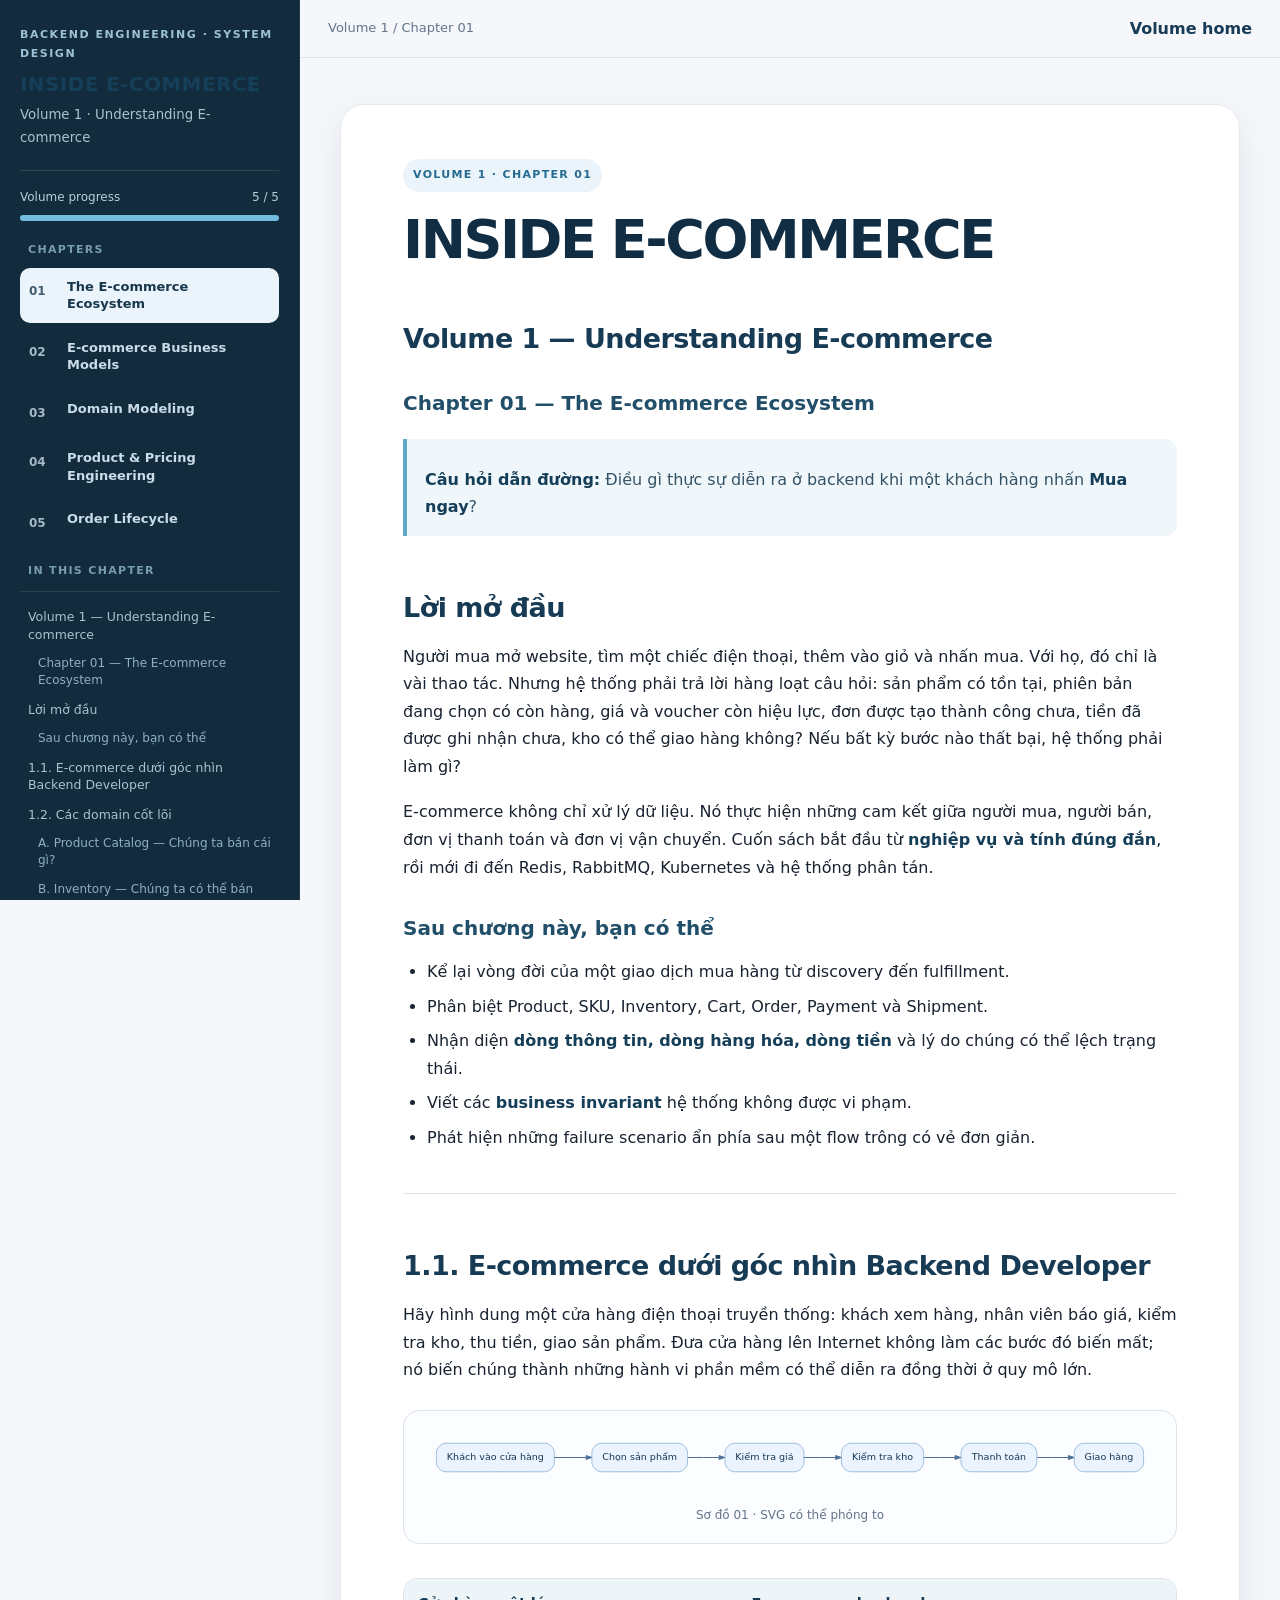
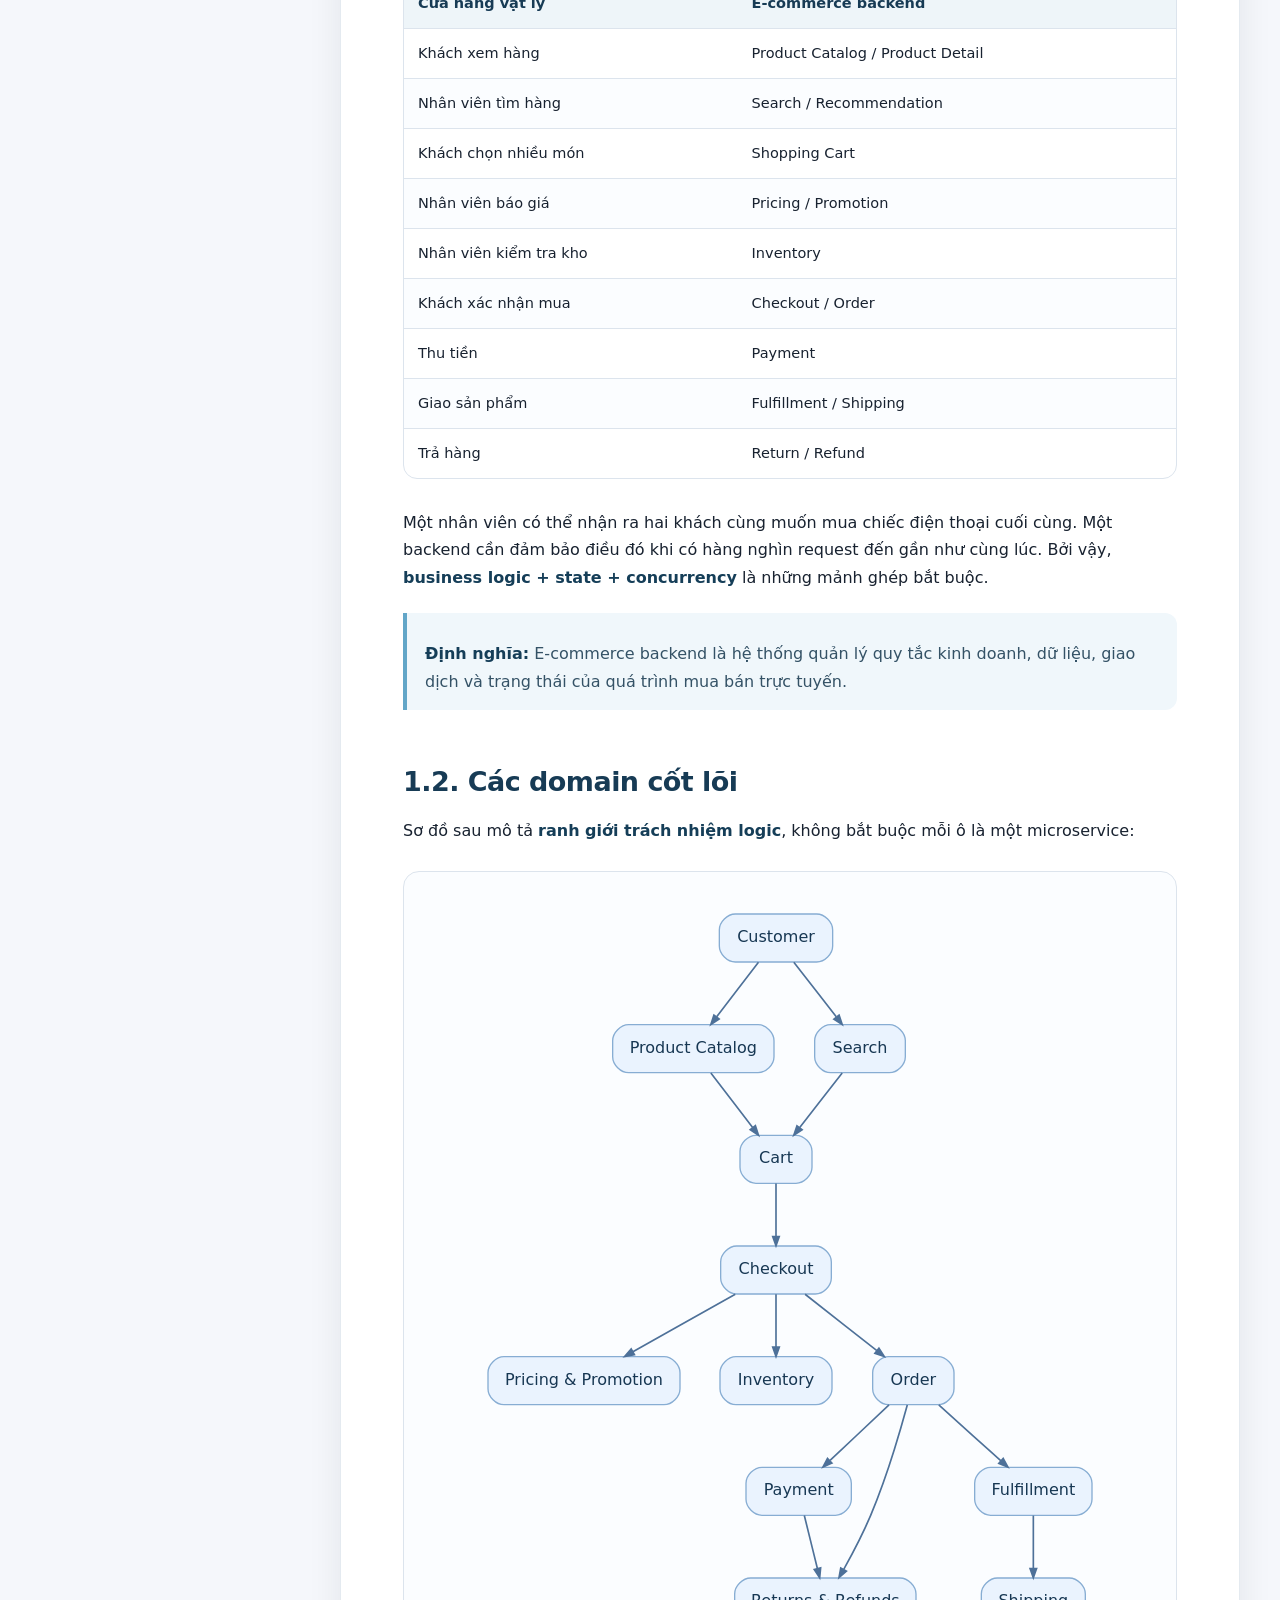
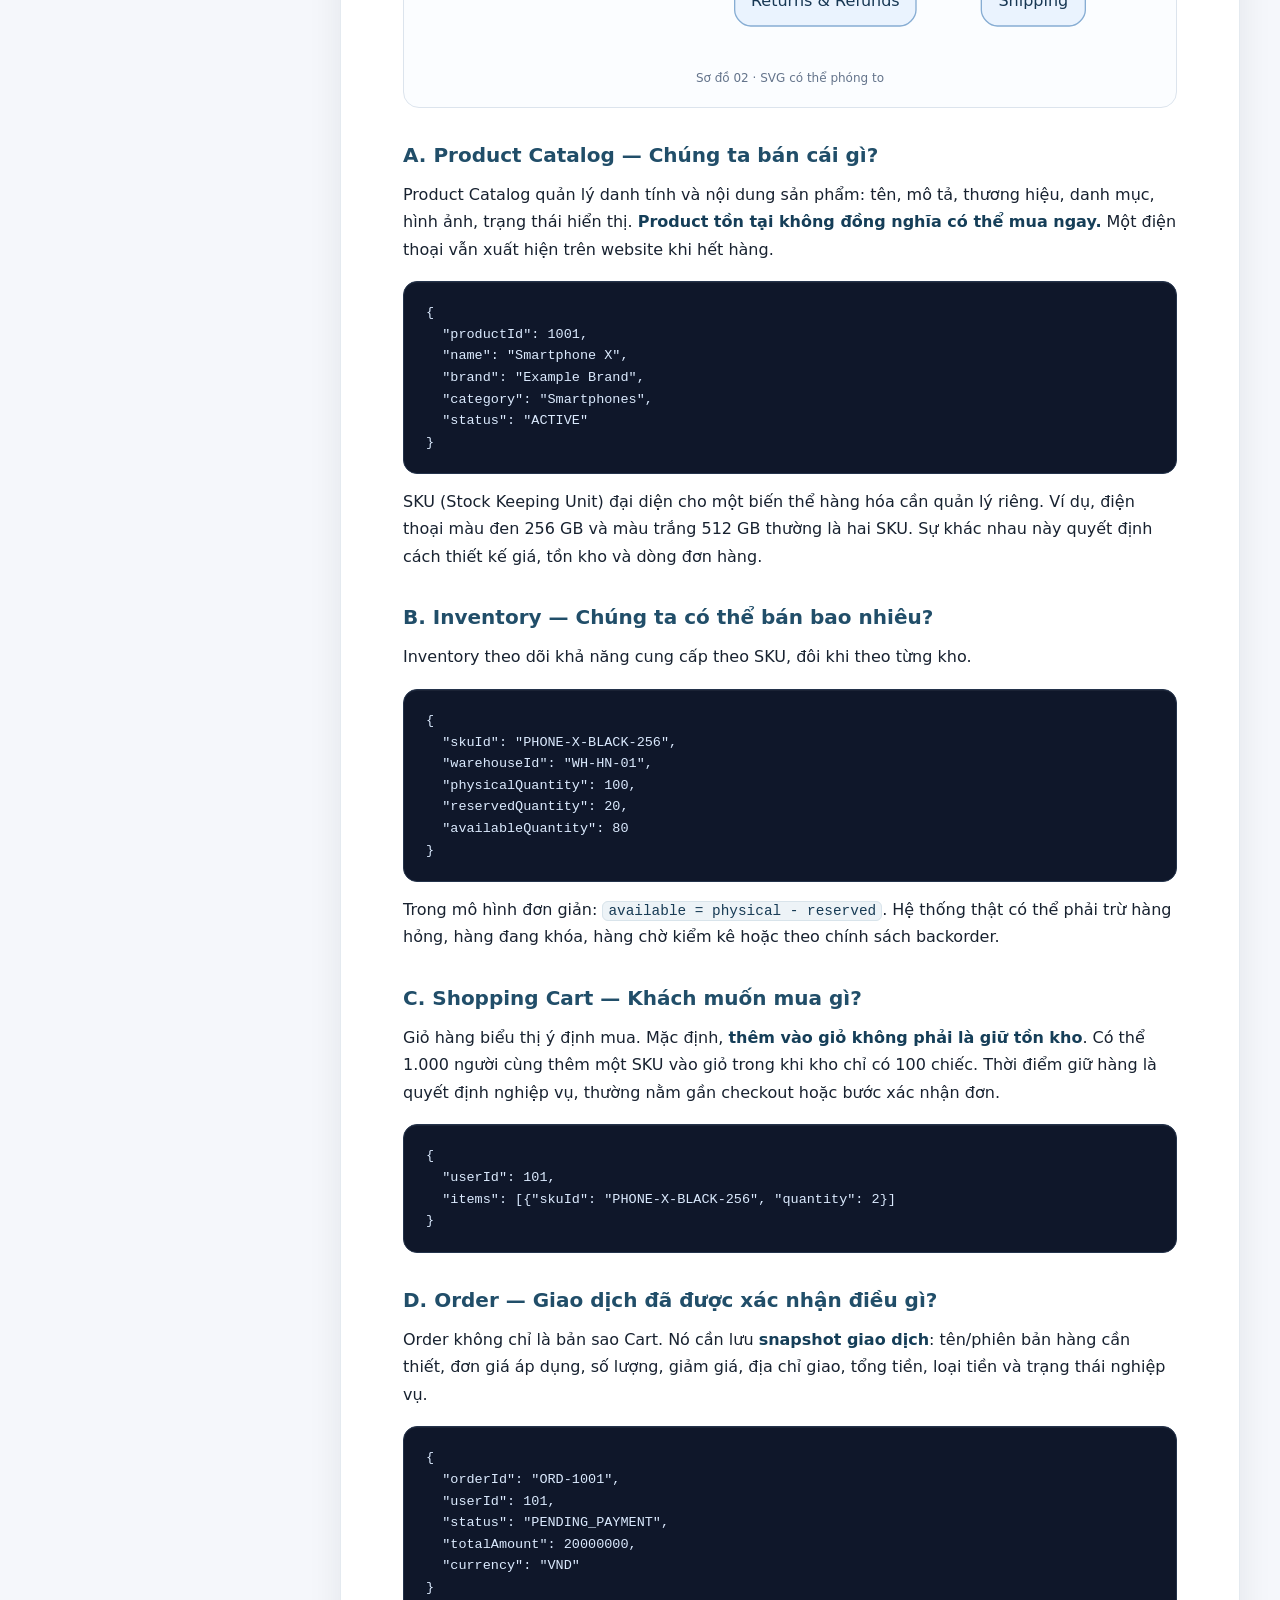
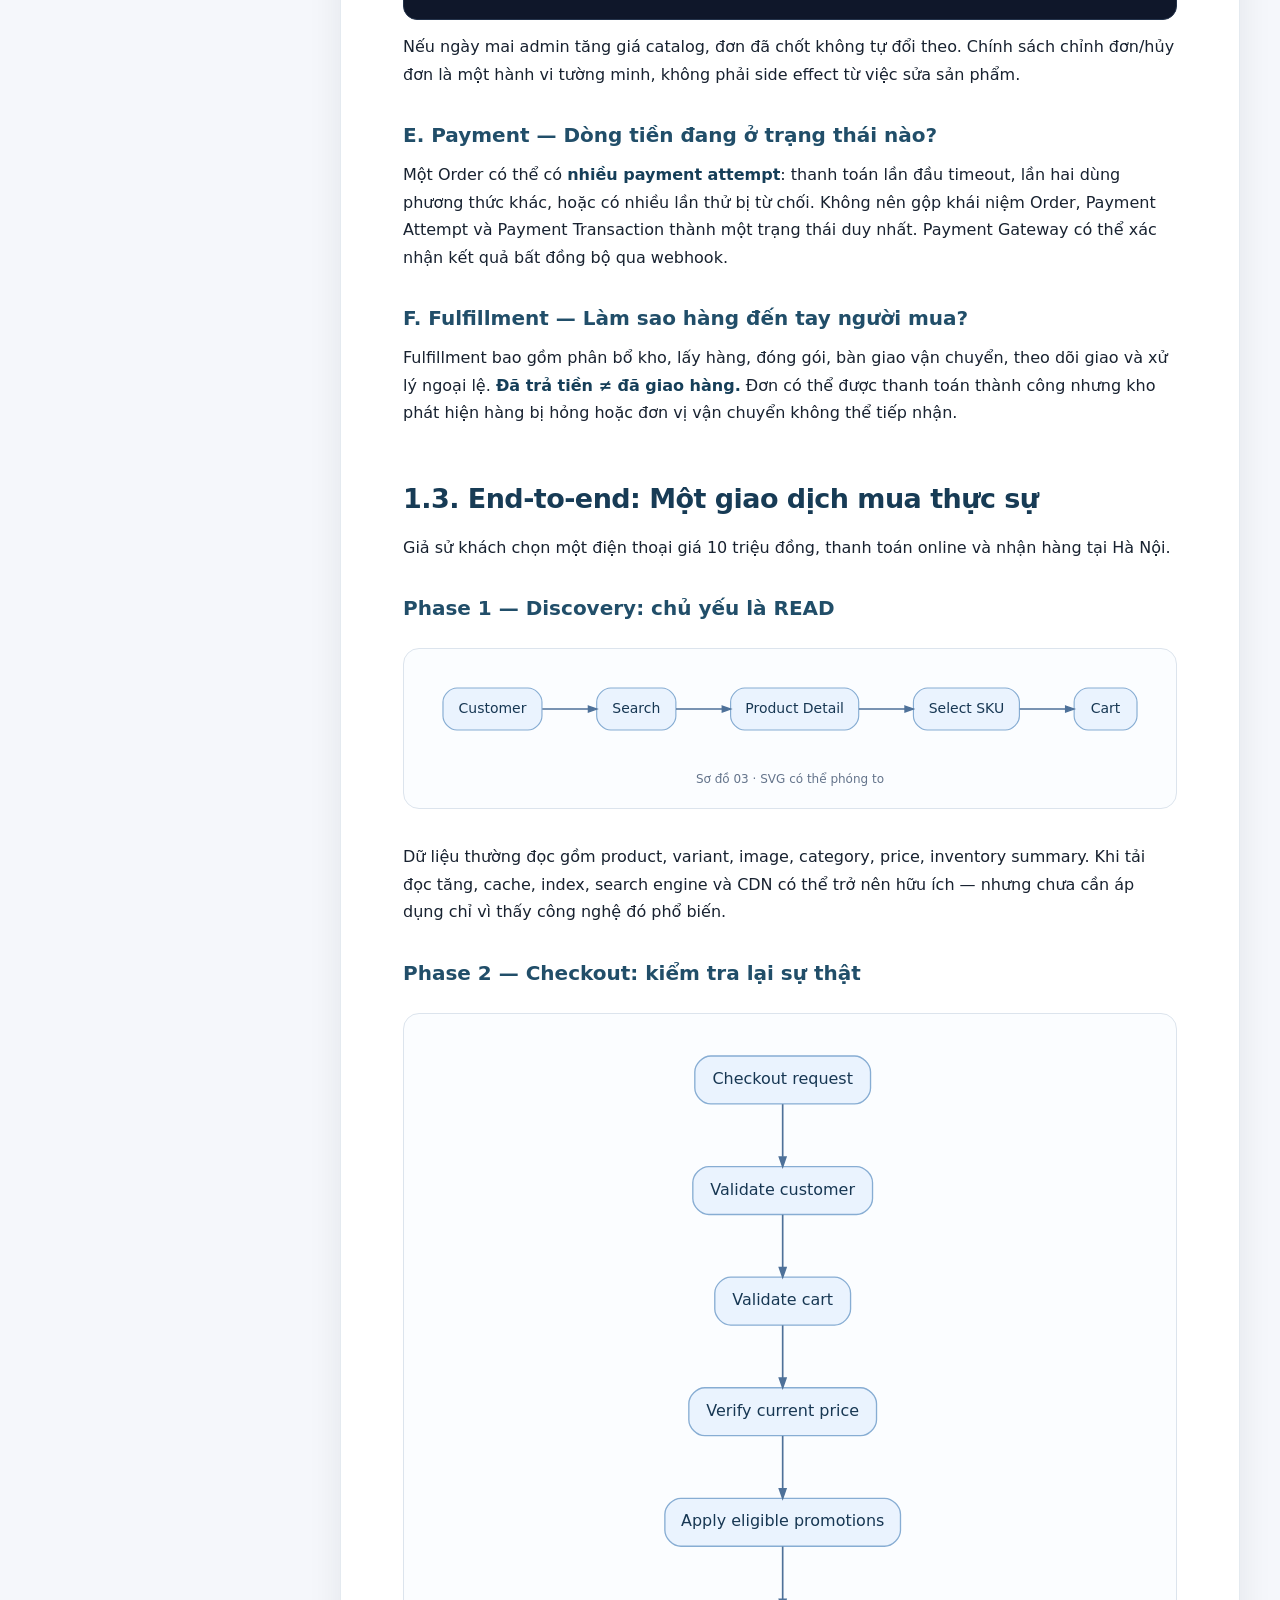
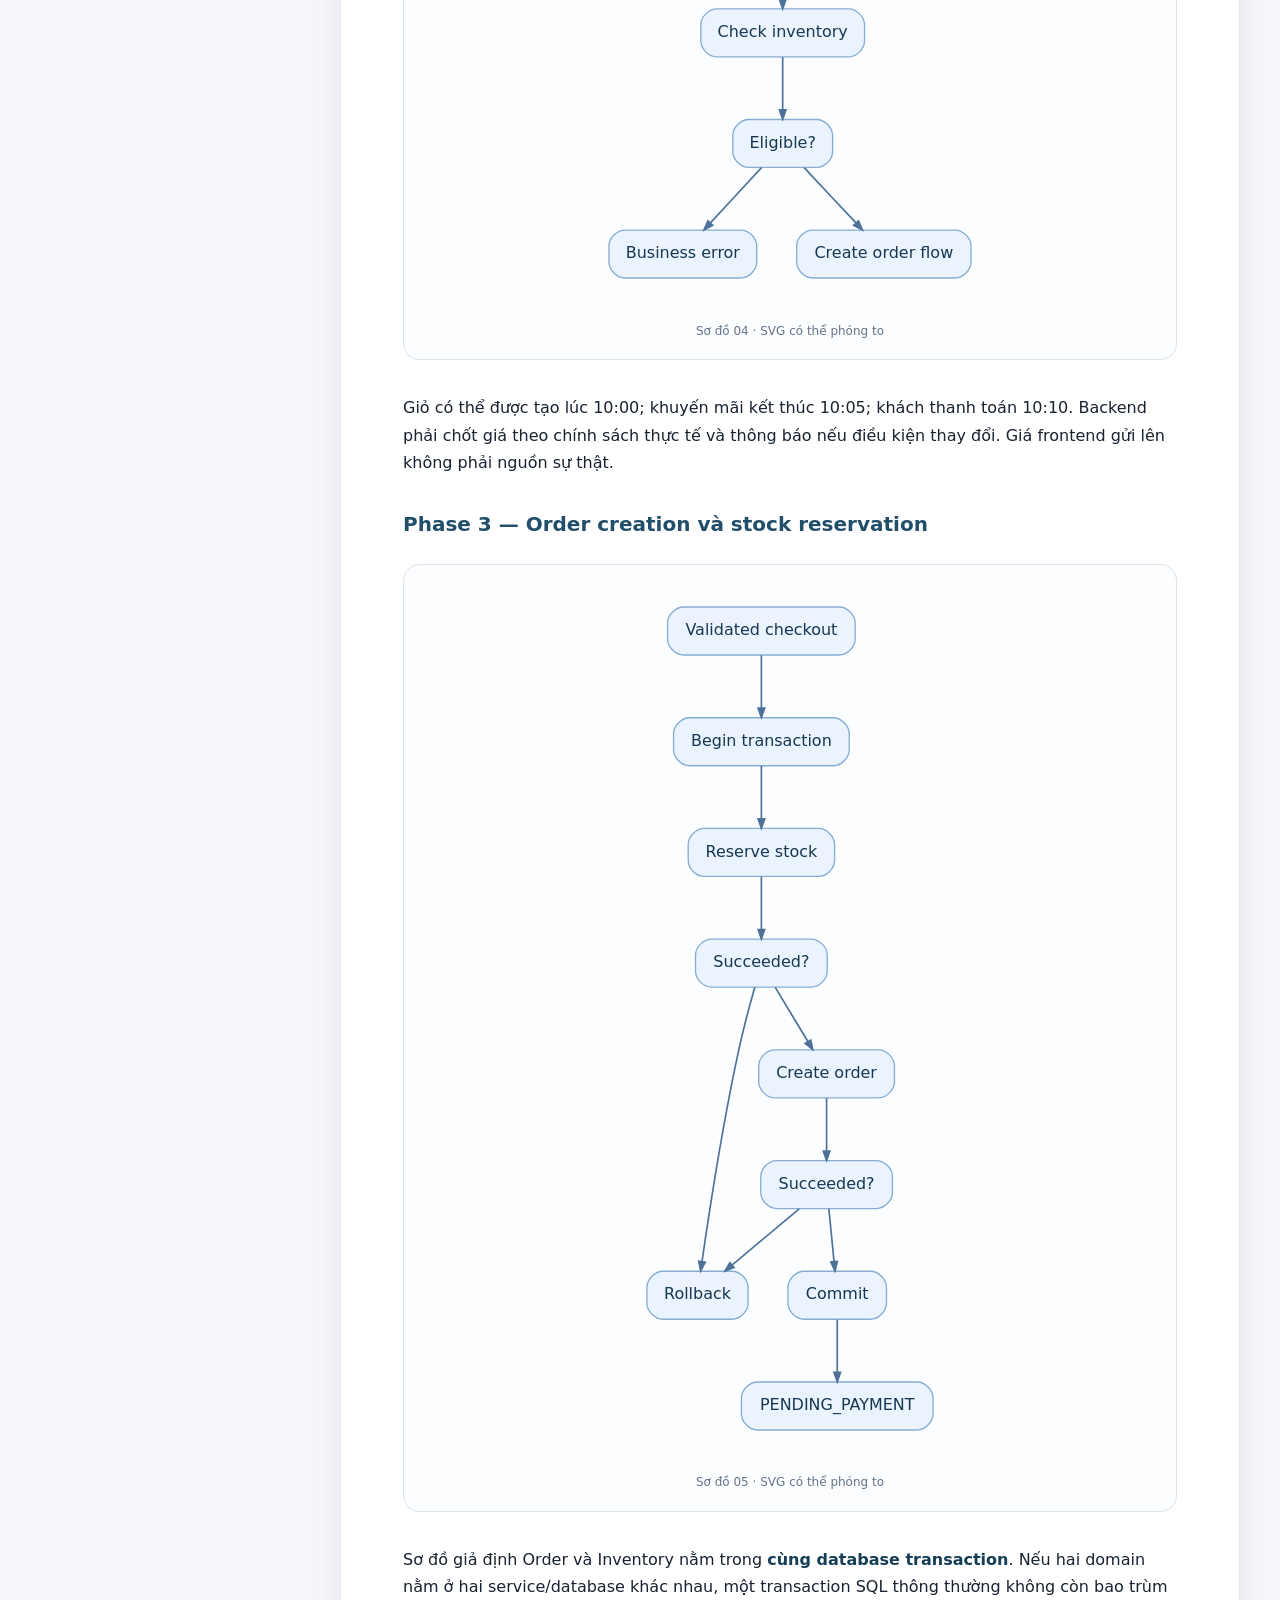
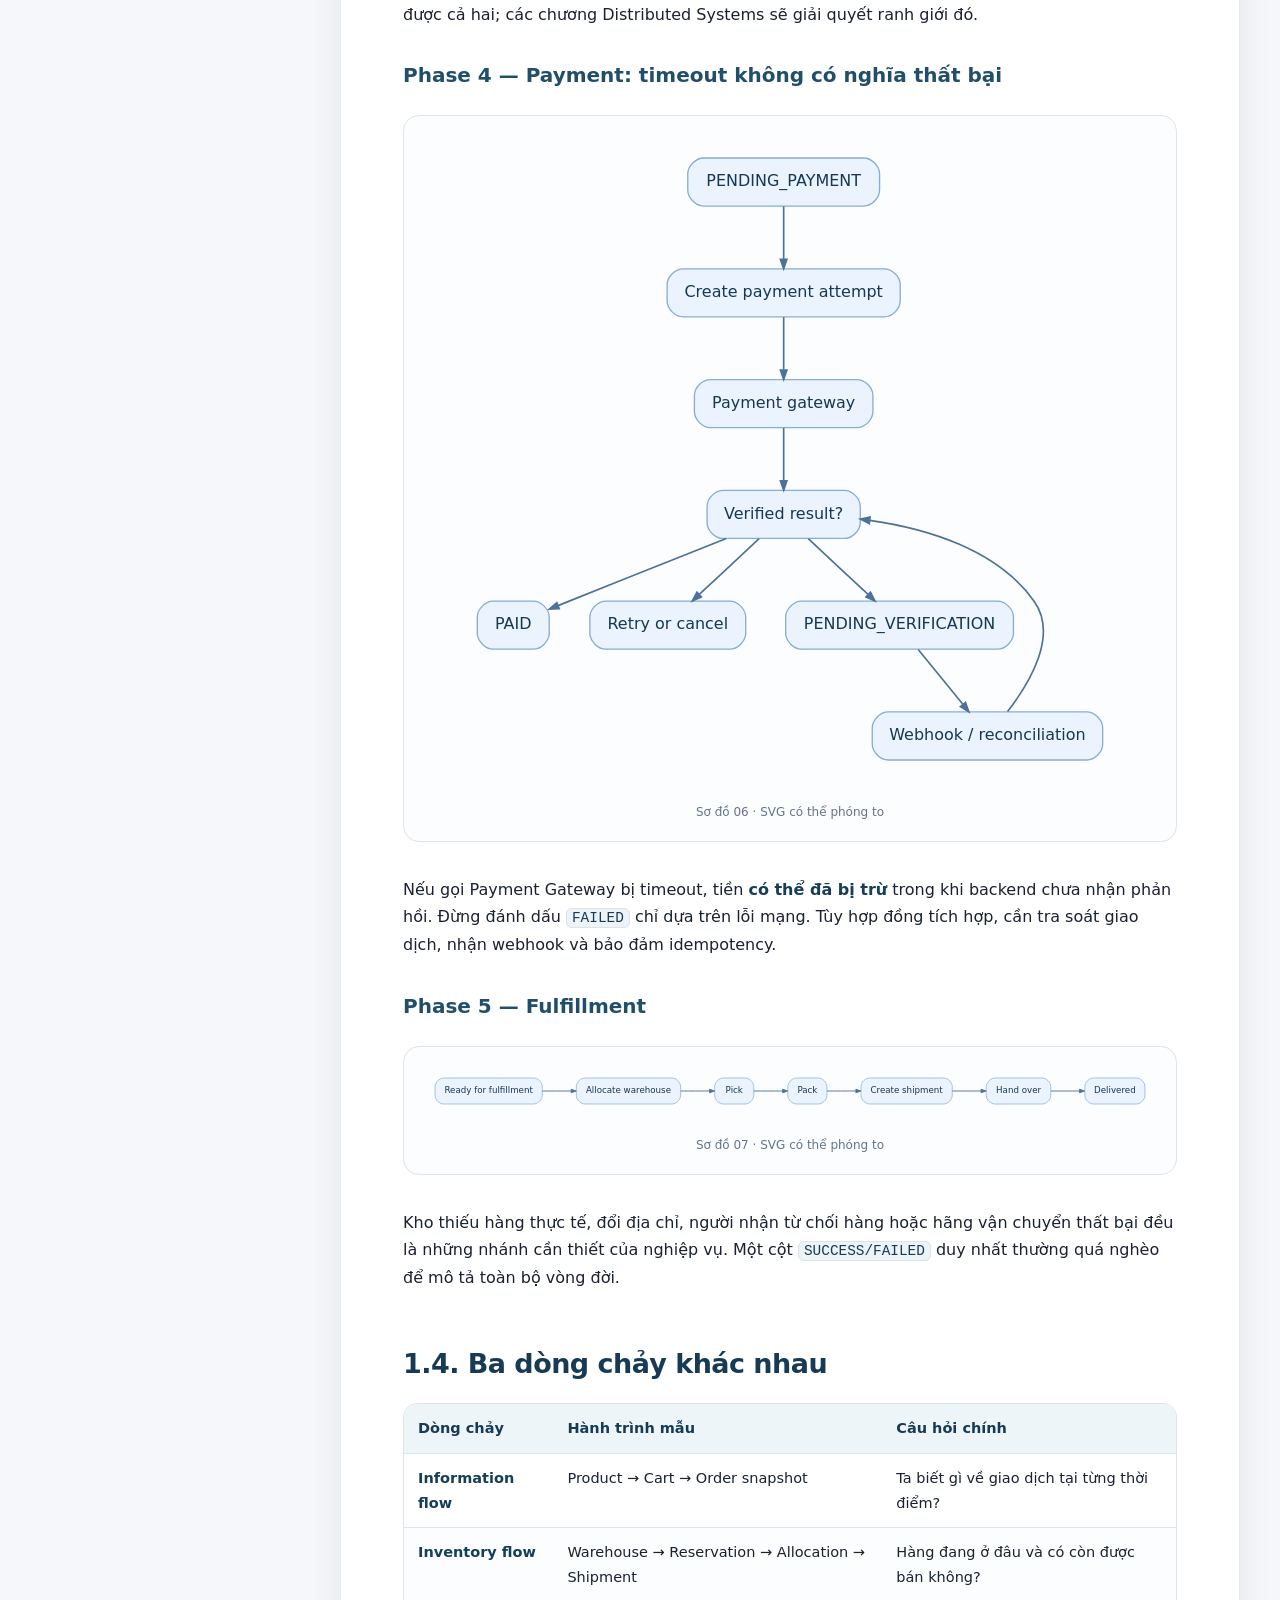
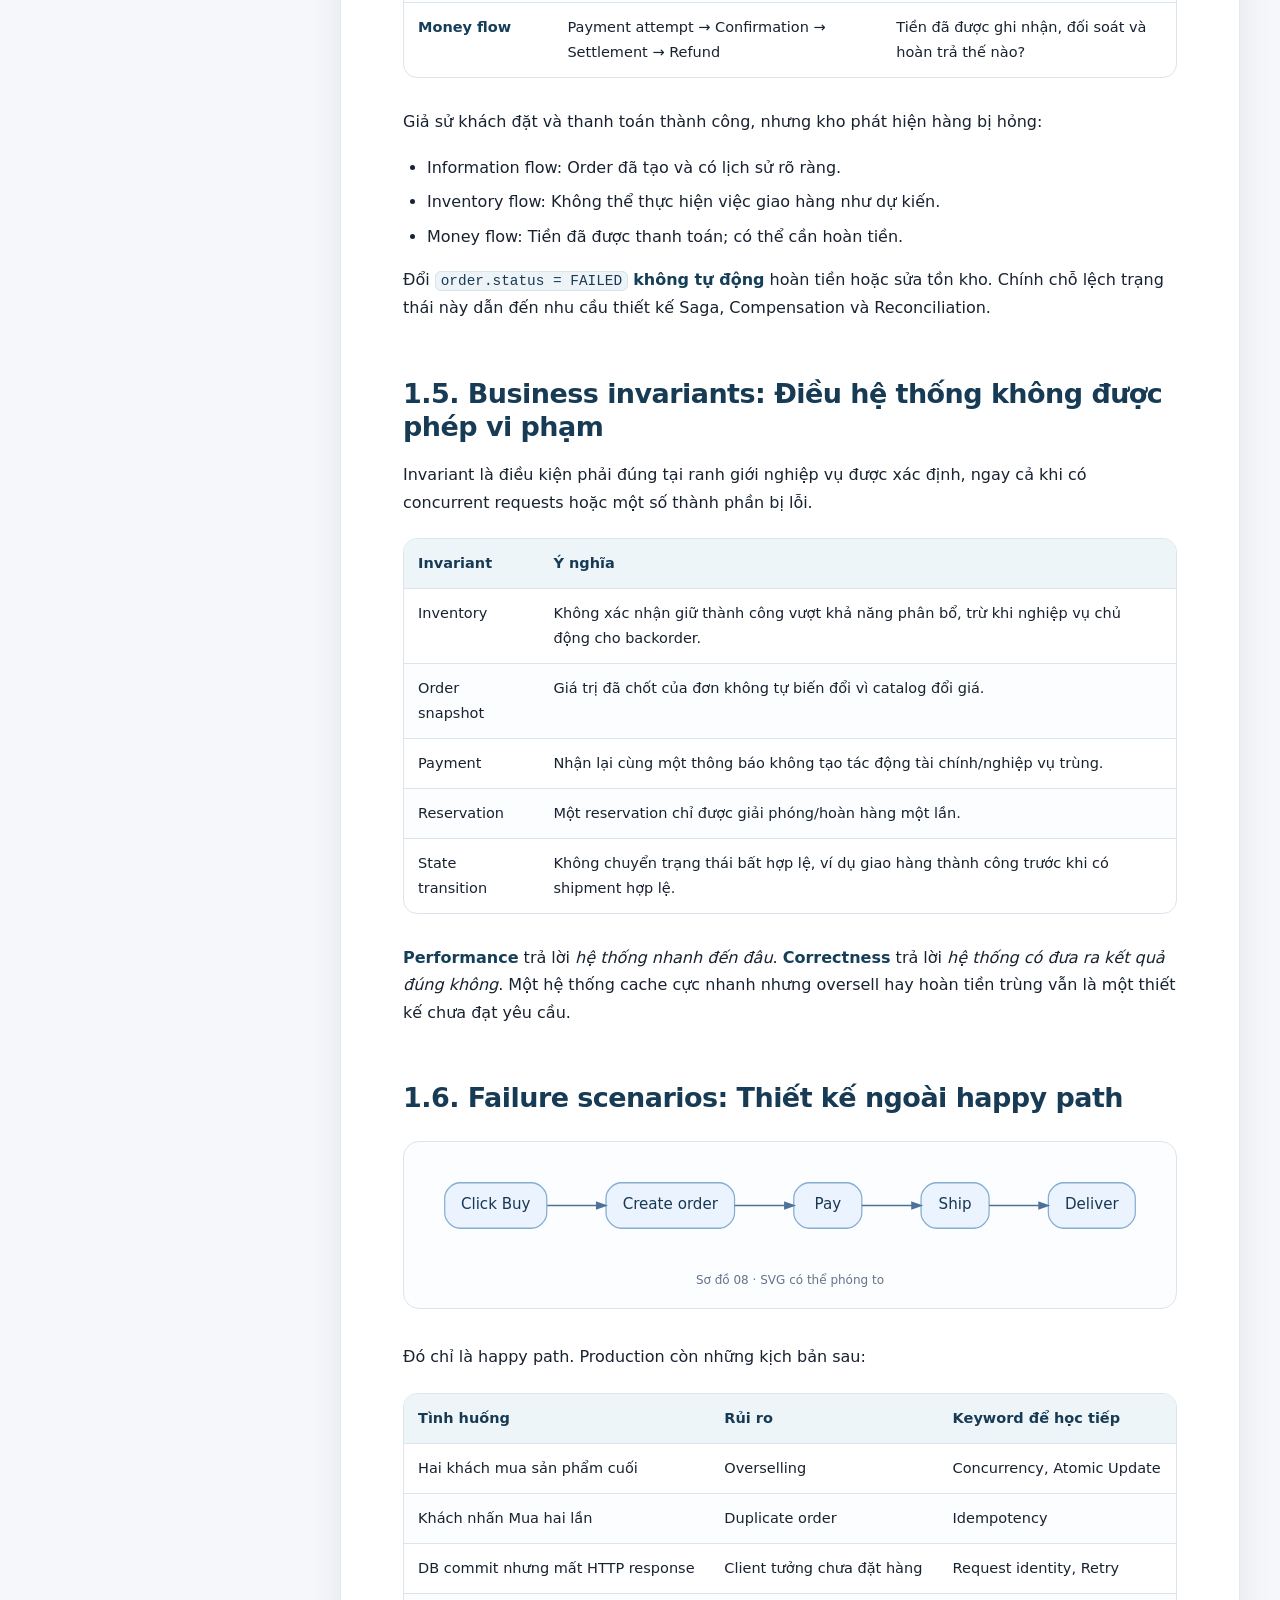
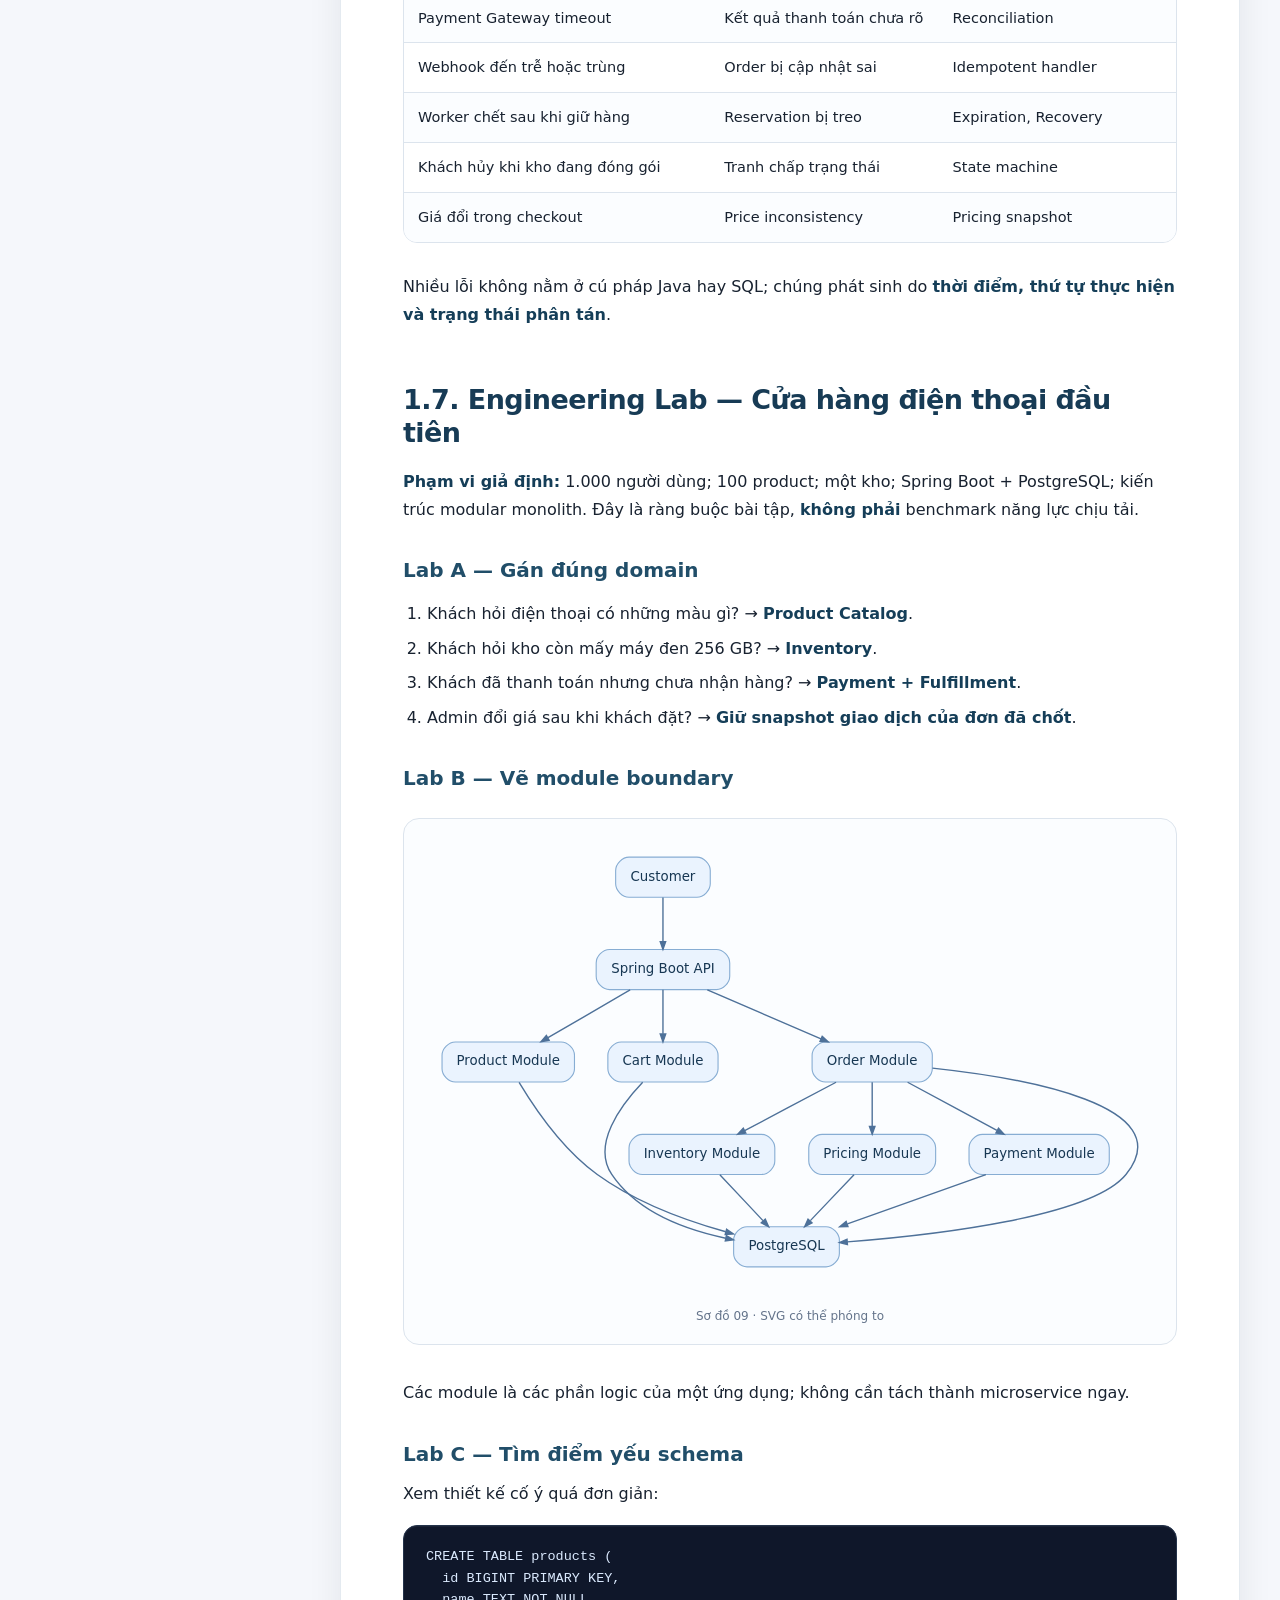
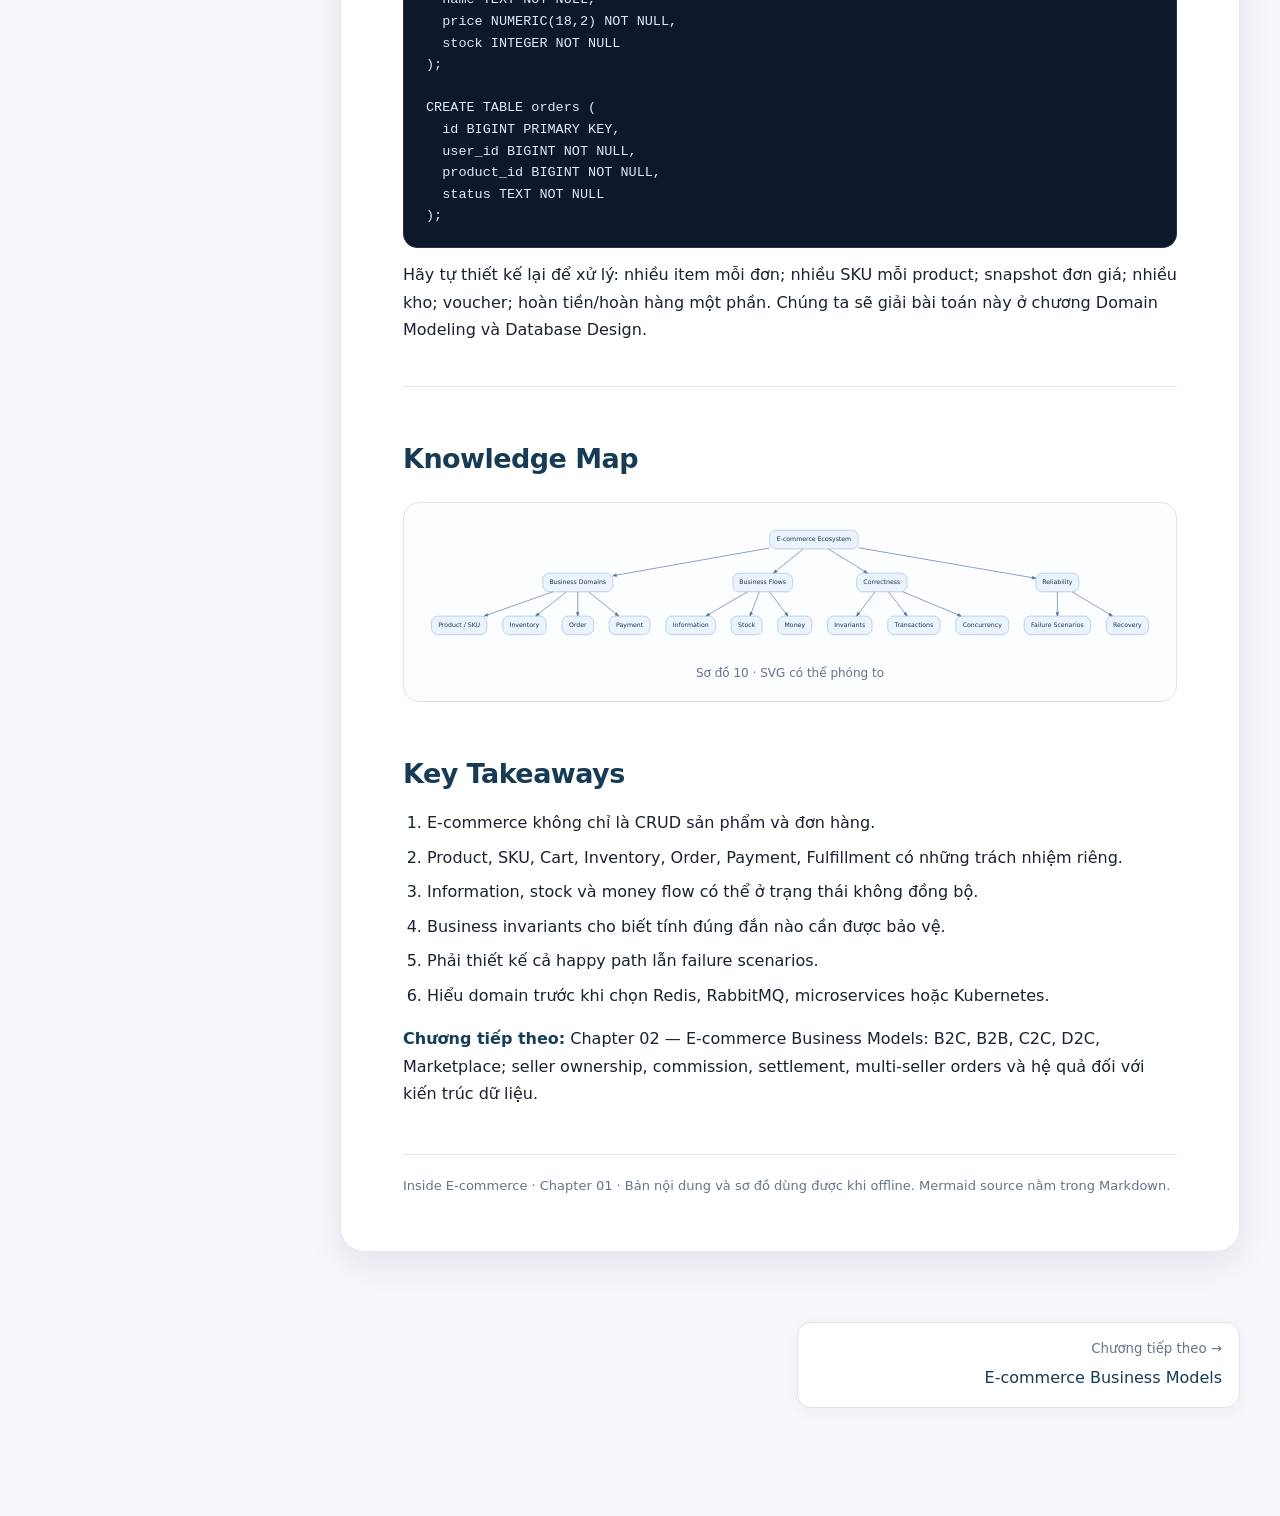
<file: volume-01/chapter-01-ecommerce-ecosystem.html>
<!doctype html><html lang="vi"><head><meta charset="utf-8"><meta name="viewport" content="width=device-width,initial-scale=1"><meta name="description" content="Inside E-commerce Volume 1 Chapter 01 — The E-commerce Ecosystem"><title>Inside E-commerce · Chapter 01 · The E-commerce Ecosystem</title><link rel="stylesheet" href="assets/reader.css"></head><body><div class="reader-shell"><aside class="sidebar"><a class="brand-link" href="index.html"><span class="kicker">Backend Engineering · System Design</span><strong>INSIDE E-COMMERCE</strong><small>Volume 1 · Understanding E-commerce</small></a><div class="volume-progress"><div class="row"><span>Volume progress</span><span>5 / 5</span></div><div class="progress"><span></span></div></div><div class="nav-label">Chapters</div><div class="chapter-list"><a class="chapter-link active" href="chapter-01-ecommerce-ecosystem.html"><b>01</b><span>The E-commerce Ecosystem</span></a><a class="chapter-link " href="chapter-02-ecommerce-business-models.html"><b>02</b><span>E-commerce Business Models</span></a><a class="chapter-link " href="chapter-03-domain-modeling.html"><b>03</b><span>Domain Modeling</span></a><a class="chapter-link " href="chapter-04-product-pricing.html"><b>04</b><span>Product &amp; Pricing Engineering</span></a><a class="chapter-link " href="chapter-05-order-lifecycle.html"><b>05</b><span>Order Lifecycle</span></a></div><div class="nav-label">In this chapter</div><nav class="toc"><a class="toc-h2" href="#volume-1-understanding-e-commerce">Volume 1 — Understanding E-commerce</a><a class="toc-h3" href="#chapter-01-the-e-commerce-ecosystem">Chapter 01 — The E-commerce Ecosystem</a><a class="toc-h2" href="#loi-mo-au">Lời mở đầu</a><a class="toc-h3" href="#sau-chuong-nay-ban-co-the">Sau chương này, bạn có thể</a><a class="toc-h2" href="#1-1-e-commerce-duoi-goc-nhin-backend-developer">1.1. E-commerce dưới góc nhìn Backend Developer</a><a class="toc-h2" href="#1-2-cac-domain-cot-loi">1.2. Các domain cốt lõi</a><a class="toc-h3" href="#a-product-catalog-chung-ta-ban-cai-gi">A. Product Catalog — Chúng ta bán cái gì?</a><a class="toc-h3" href="#b-inventory-chung-ta-co-the-ban-bao-nhieu">B. Inventory — Chúng ta có thể bán bao nhiêu?</a><a class="toc-h3" href="#c-shopping-cart-khach-muon-mua-gi">C. Shopping Cart — Khách muốn mua gì?</a><a class="toc-h3" href="#d-order-giao-dich-a-uoc-xac-nhan-ieu-gi">D. Order — Giao dịch đã được xác nhận điều gì?</a><a class="toc-h3" href="#e-payment-dong-tien-ang-o-trang-thai-nao">E. Payment — Dòng tiền đang ở trạng thái nào?</a><a class="toc-h3" href="#f-fulfillment-lam-sao-hang-en-tay-nguoi-mua">F. Fulfillment — Làm sao hàng đến tay người mua?</a><a class="toc-h2" href="#1-3-end-to-end-mot-giao-dich-mua-thuc-su">1.3. End-to-end: Một giao dịch mua thực sự</a><a class="toc-h3" href="#phase-1-discovery-chu-yeu-la-read">Phase 1 — Discovery: chủ yếu là READ</a><a class="toc-h3" href="#phase-2-checkout-kiem-tra-lai-su-that">Phase 2 — Checkout: kiểm tra lại sự thật</a><a class="toc-h3" href="#phase-3-order-creation-va-stock-reservation">Phase 3 — Order creation và stock reservation</a><a class="toc-h3" href="#phase-4-payment-timeout-khong-co-nghia-that-bai">Phase 4 — Payment: timeout không có nghĩa thất bại</a><a class="toc-h3" href="#phase-5-fulfillment">Phase 5 — Fulfillment</a><a class="toc-h2" href="#1-4-ba-dong-chay-khac-nhau">1.4. Ba dòng chảy khác nhau</a><a class="toc-h2" href="#1-5-business-invariants-ieu-he-thong-khong-uoc-phep-vi-pham">1.5. Business invariants: Điều hệ thống không được phép vi phạm</a><a class="toc-h2" href="#1-6-failure-scenarios-thiet-ke-ngoai-happy-path">1.6. Failure scenarios: Thiết kế ngoài happy path</a><a class="toc-h2" href="#1-7-engineering-lab-cua-hang-ien-thoai-au-tien">1.7. Engineering Lab — Cửa hàng điện thoại đầu tiên</a><a class="toc-h3" href="#lab-a-gan-ung-domain">Lab A — Gán đúng domain</a><a class="toc-h3" href="#lab-b-ve-module-boundary">Lab B — Vẽ module boundary</a><a class="toc-h3" href="#lab-c-tim-iem-yeu-schema">Lab C — Tìm điểm yếu schema</a><a class="toc-h2" href="#knowledge-map">Knowledge Map</a><a class="toc-h2" href="#key-takeaways">Key Takeaways</a></nav></aside><section class="content-wrap"><header class="topbar"><button class="menu-btn" aria-label="Mở mục lục">☰</button><div class="crumb">Volume 1 / Chapter 01</div><a href="index.html">Volume home</a></header><article><div class="eyebrow">VOLUME 1 · CHAPTER 01</div><h1 id="inside-e-commerce">INSIDE E-COMMERCE</h1>
<h2 id="volume-1-understanding-e-commerce">Volume 1 — Understanding E-commerce</h2>
<h3 id="chapter-01-the-e-commerce-ecosystem">Chapter 01 — The E-commerce Ecosystem</h3>
<blockquote>
<p><strong>Câu hỏi dẫn đường:</strong> Điều gì thực sự diễn ra ở backend khi một khách hàng nhấn <strong>Mua ngay</strong>?</p>
</blockquote>
<h2 id="loi-mo-au">Lời mở đầu</h2>
<p>Người mua mở website, tìm một chiếc điện thoại, thêm vào giỏ và nhấn mua. Với họ, đó chỉ là vài thao tác. Nhưng hệ thống phải trả lời hàng loạt câu hỏi: sản phẩm có tồn tại, phiên bản đang chọn có còn hàng, giá và voucher còn hiệu lực, đơn được tạo thành công chưa, tiền đã được ghi nhận chưa, kho có thể giao hàng không? Nếu bất kỳ bước nào thất bại, hệ thống phải làm gì?</p>
<p>E-commerce không chỉ xử lý dữ liệu. Nó thực hiện những cam kết giữa người mua, người bán, đơn vị thanh toán và đơn vị vận chuyển. Cuốn sách bắt đầu từ <strong>nghiệp vụ và tính đúng đắn</strong>, rồi mới đi đến Redis, RabbitMQ, Kubernetes và hệ thống phân tán.</p>
<h3 id="sau-chuong-nay-ban-co-the">Sau chương này, bạn có thể</h3>
<ul>
<li>Kể lại vòng đời của một giao dịch mua hàng từ discovery đến fulfillment.</li>
<li>Phân biệt Product, SKU, Inventory, Cart, Order, Payment và Shipment.</li>
<li>Nhận diện <strong>dòng thông tin, dòng hàng hóa, dòng tiền</strong> và lý do chúng có thể lệch trạng thái.</li>
<li>Viết các <strong>business invariant</strong> hệ thống không được vi phạm.</li>
<li>Phát hiện những failure scenario ẩn phía sau một flow trông có vẻ đơn giản.</li>
</ul>
<hr/>
<h2 id="1-1-e-commerce-duoi-goc-nhin-backend-developer">1.1. E-commerce dưới góc nhìn Backend Developer</h2>
<p>Hãy hình dung một cửa hàng điện thoại truyền thống: khách xem hàng, nhân viên báo giá, kiểm tra kho, thu tiền, giao sản phẩm. Đưa cửa hàng lên Internet không làm các bước đó biến mất; nó biến chúng thành những hành vi phần mềm có thể diễn ra đồng thời ở quy mô lớn.</p>
<figure class="diagram"><img alt="Sơ đồ kỹ thuật 1" loading="lazy" src="assets/diagram-01.svg"/><figcaption>Sơ đồ 01 · SVG có thể phóng to</figcaption></figure>
<table>
<thead>
<tr>
<th>Cửa hàng vật lý</th>
<th>E-commerce backend</th>
</tr>
</thead>
<tbody>
<tr>
<td>Khách xem hàng</td>
<td>Product Catalog / Product Detail</td>
</tr>
<tr>
<td>Nhân viên tìm hàng</td>
<td>Search / Recommendation</td>
</tr>
<tr>
<td>Khách chọn nhiều món</td>
<td>Shopping Cart</td>
</tr>
<tr>
<td>Nhân viên báo giá</td>
<td>Pricing / Promotion</td>
</tr>
<tr>
<td>Nhân viên kiểm tra kho</td>
<td>Inventory</td>
</tr>
<tr>
<td>Khách xác nhận mua</td>
<td>Checkout / Order</td>
</tr>
<tr>
<td>Thu tiền</td>
<td>Payment</td>
</tr>
<tr>
<td>Giao sản phẩm</td>
<td>Fulfillment / Shipping</td>
</tr>
<tr>
<td>Trả hàng</td>
<td>Return / Refund</td>
</tr>
</tbody>
</table>
<p>Một nhân viên có thể nhận ra hai khách cùng muốn mua chiếc điện thoại cuối cùng. Một backend cần đảm bảo điều đó khi có hàng nghìn request đến gần như cùng lúc. Bởi vậy, <strong>business logic + state + concurrency</strong> là những mảnh ghép bắt buộc.</p>
<blockquote>
<p><strong>Định nghĩa:</strong> E-commerce backend là hệ thống quản lý quy tắc kinh doanh, dữ liệu, giao dịch và trạng thái của quá trình mua bán trực tuyến.</p>
</blockquote>
<h2 id="1-2-cac-domain-cot-loi">1.2. Các domain cốt lõi</h2>
<p>Sơ đồ sau mô tả <strong>ranh giới trách nhiệm logic</strong>, không bắt buộc mỗi ô là một microservice:</p>
<figure class="diagram"><img alt="Sơ đồ kỹ thuật 2" loading="lazy" src="assets/diagram-02.svg"/><figcaption>Sơ đồ 02 · SVG có thể phóng to</figcaption></figure>
<h3 id="a-product-catalog-chung-ta-ban-cai-gi">A. Product Catalog — Chúng ta bán cái gì?</h3>
<p>Product Catalog quản lý danh tính và nội dung sản phẩm: tên, mô tả, thương hiệu, danh mục, hình ảnh, trạng thái hiển thị. <strong>Product tồn tại không đồng nghĩa có thể mua ngay.</strong> Một điện thoại vẫn xuất hiện trên website khi hết hàng.</p>
<pre><code class="language-json">{
  "productId": 1001,
  "name": "Smartphone X",
  "brand": "Example Brand",
  "category": "Smartphones",
  "status": "ACTIVE"
}
</code></pre>
<p>SKU (Stock Keeping Unit) đại diện cho một biến thể hàng hóa cần quản lý riêng. Ví dụ, điện thoại màu đen 256 GB và màu trắng 512 GB thường là hai SKU. Sự khác nhau này quyết định cách thiết kế giá, tồn kho và dòng đơn hàng.</p>
<h3 id="b-inventory-chung-ta-co-the-ban-bao-nhieu">B. Inventory — Chúng ta có thể bán bao nhiêu?</h3>
<p>Inventory theo dõi khả năng cung cấp theo SKU, đôi khi theo từng kho.</p>
<pre><code class="language-json">{
  "skuId": "PHONE-X-BLACK-256",
  "warehouseId": "WH-HN-01",
  "physicalQuantity": 100,
  "reservedQuantity": 20,
  "availableQuantity": 80
}
</code></pre>
<p>Trong mô hình đơn giản: <code>available = physical - reserved</code>. Hệ thống thật có thể phải trừ hàng hỏng, hàng đang khóa, hàng chờ kiểm kê hoặc theo chính sách backorder.</p>
<h3 id="c-shopping-cart-khach-muon-mua-gi">C. Shopping Cart — Khách muốn mua gì?</h3>
<p>Giỏ hàng biểu thị ý định mua. Mặc định, <strong>thêm vào giỏ không phải là giữ tồn kho</strong>. Có thể 1.000 người cùng thêm một SKU vào giỏ trong khi kho chỉ có 100 chiếc. Thời điểm giữ hàng là quyết định nghiệp vụ, thường nằm gần checkout hoặc bước xác nhận đơn.</p>
<pre><code class="language-json">{
  "userId": 101,
  "items": [{"skuId": "PHONE-X-BLACK-256", "quantity": 2}]
}
</code></pre>
<h3 id="d-order-giao-dich-a-uoc-xac-nhan-ieu-gi">D. Order — Giao dịch đã được xác nhận điều gì?</h3>
<p>Order không chỉ là bản sao Cart. Nó cần lưu <strong>snapshot giao dịch</strong>: tên/phiên bản hàng cần thiết, đơn giá áp dụng, số lượng, giảm giá, địa chỉ giao, tổng tiền, loại tiền và trạng thái nghiệp vụ.</p>
<pre><code class="language-json">{
  "orderId": "ORD-1001",
  "userId": 101,
  "status": "PENDING_PAYMENT",
  "totalAmount": 20000000,
  "currency": "VND"
}
</code></pre>
<p>Nếu ngày mai admin tăng giá catalog, đơn đã chốt không tự đổi theo. Chính sách chỉnh đơn/hủy đơn là một hành vi tường minh, không phải side effect từ việc sửa sản phẩm.</p>
<h3 id="e-payment-dong-tien-ang-o-trang-thai-nao">E. Payment — Dòng tiền đang ở trạng thái nào?</h3>
<p>Một Order có thể có <strong>nhiều payment attempt</strong>: thanh toán lần đầu timeout, lần hai dùng phương thức khác, hoặc có nhiều lần thử bị từ chối. Không nên gộp khái niệm Order, Payment Attempt và Payment Transaction thành một trạng thái duy nhất. Payment Gateway có thể xác nhận kết quả bất đồng bộ qua webhook.</p>
<h3 id="f-fulfillment-lam-sao-hang-en-tay-nguoi-mua">F. Fulfillment — Làm sao hàng đến tay người mua?</h3>
<p>Fulfillment bao gồm phân bổ kho, lấy hàng, đóng gói, bàn giao vận chuyển, theo dõi giao và xử lý ngoại lệ. <strong>Đã trả tiền ≠ đã giao hàng.</strong> Đơn có thể được thanh toán thành công nhưng kho phát hiện hàng bị hỏng hoặc đơn vị vận chuyển không thể tiếp nhận.</p>
<h2 id="1-3-end-to-end-mot-giao-dich-mua-thuc-su">1.3. End-to-end: Một giao dịch mua thực sự</h2>
<p>Giả sử khách chọn một điện thoại giá 10 triệu đồng, thanh toán online và nhận hàng tại Hà Nội.</p>
<h3 id="phase-1-discovery-chu-yeu-la-read">Phase 1 — Discovery: chủ yếu là READ</h3>
<figure class="diagram"><img alt="Sơ đồ kỹ thuật 3" loading="lazy" src="assets/diagram-03.svg"/><figcaption>Sơ đồ 03 · SVG có thể phóng to</figcaption></figure>
<p>Dữ liệu thường đọc gồm product, variant, image, category, price, inventory summary. Khi tải đọc tăng, cache, index, search engine và CDN có thể trở nên hữu ích — nhưng chưa cần áp dụng chỉ vì thấy công nghệ đó phổ biến.</p>
<h3 id="phase-2-checkout-kiem-tra-lai-su-that">Phase 2 — Checkout: kiểm tra lại sự thật</h3>
<figure class="diagram"><img alt="Sơ đồ kỹ thuật 4" loading="lazy" src="assets/diagram-04.svg"/><figcaption>Sơ đồ 04 · SVG có thể phóng to</figcaption></figure>
<p>Giỏ có thể được tạo lúc 10:00; khuyến mãi kết thúc 10:05; khách thanh toán 10:10. Backend phải chốt giá theo chính sách thực tế và thông báo nếu điều kiện thay đổi. Giá frontend gửi lên không phải nguồn sự thật.</p>
<h3 id="phase-3-order-creation-va-stock-reservation">Phase 3 — Order creation và stock reservation</h3>
<figure class="diagram"><img alt="Sơ đồ kỹ thuật 5" loading="lazy" src="assets/diagram-05.svg"/><figcaption>Sơ đồ 05 · SVG có thể phóng to</figcaption></figure>
<p>Sơ đồ giả định Order và Inventory nằm trong <strong>cùng database transaction</strong>. Nếu hai domain nằm ở hai service/database khác nhau, một transaction SQL thông thường không còn bao trùm được cả hai; các chương Distributed Systems sẽ giải quyết ranh giới đó.</p>
<h3 id="phase-4-payment-timeout-khong-co-nghia-that-bai">Phase 4 — Payment: timeout không có nghĩa thất bại</h3>
<figure class="diagram"><img alt="Sơ đồ kỹ thuật 6" loading="lazy" src="assets/diagram-06.svg"/><figcaption>Sơ đồ 06 · SVG có thể phóng to</figcaption></figure>
<p>Nếu gọi Payment Gateway bị timeout, tiền <strong>có thể đã bị trừ</strong> trong khi backend chưa nhận phản hồi. Đừng đánh dấu <code>FAILED</code> chỉ dựa trên lỗi mạng. Tùy hợp đồng tích hợp, cần tra soát giao dịch, nhận webhook và bảo đảm idempotency.</p>
<h3 id="phase-5-fulfillment">Phase 5 — Fulfillment</h3>
<figure class="diagram"><img alt="Sơ đồ kỹ thuật 7" loading="lazy" src="assets/diagram-07.svg"/><figcaption>Sơ đồ 07 · SVG có thể phóng to</figcaption></figure>
<p>Kho thiếu hàng thực tế, đổi địa chỉ, người nhận từ chối hàng hoặc hãng vận chuyển thất bại đều là những nhánh cần thiết của nghiệp vụ. Một cột <code>SUCCESS/FAILED</code> duy nhất thường quá nghèo để mô tả toàn bộ vòng đời.</p>
<h2 id="1-4-ba-dong-chay-khac-nhau">1.4. Ba dòng chảy khác nhau</h2>
<table>
<thead>
<tr>
<th>Dòng chảy</th>
<th>Hành trình mẫu</th>
<th>Câu hỏi chính</th>
</tr>
</thead>
<tbody>
<tr>
<td><strong>Information flow</strong></td>
<td>Product → Cart → Order snapshot</td>
<td>Ta biết gì về giao dịch tại từng thời điểm?</td>
</tr>
<tr>
<td><strong>Inventory flow</strong></td>
<td>Warehouse → Reservation → Allocation → Shipment</td>
<td>Hàng đang ở đâu và có còn được bán không?</td>
</tr>
<tr>
<td><strong>Money flow</strong></td>
<td>Payment attempt → Confirmation → Settlement → Refund</td>
<td>Tiền đã được ghi nhận, đối soát và hoàn trả thế nào?</td>
</tr>
</tbody>
</table>
<p>Giả sử khách đặt và thanh toán thành công, nhưng kho phát hiện hàng bị hỏng:</p>
<ul>
<li>Information flow: Order đã tạo và có lịch sử rõ ràng.</li>
<li>Inventory flow: Không thể thực hiện việc giao hàng như dự kiến.</li>
<li>Money flow: Tiền đã được thanh toán; có thể cần hoàn tiền.</li>
</ul>
<p>Đổi <code>order.status = FAILED</code> <strong>không tự động</strong> hoàn tiền hoặc sửa tồn kho. Chính chỗ lệch trạng thái này dẫn đến nhu cầu thiết kế Saga, Compensation và Reconciliation.</p>
<h2 id="1-5-business-invariants-ieu-he-thong-khong-uoc-phep-vi-pham">1.5. Business invariants: Điều hệ thống không được phép vi phạm</h2>
<p>Invariant là điều kiện phải đúng tại ranh giới nghiệp vụ được xác định, ngay cả khi có concurrent requests hoặc một số thành phần bị lỗi.</p>
<table>
<thead>
<tr>
<th>Invariant</th>
<th>Ý nghĩa</th>
</tr>
</thead>
<tbody>
<tr>
<td>Inventory</td>
<td>Không xác nhận giữ thành công vượt khả năng phân bổ, trừ khi nghiệp vụ chủ động cho backorder.</td>
</tr>
<tr>
<td>Order snapshot</td>
<td>Giá trị đã chốt của đơn không tự biến đổi vì catalog đổi giá.</td>
</tr>
<tr>
<td>Payment</td>
<td>Nhận lại cùng một thông báo không tạo tác động tài chính/nghiệp vụ trùng.</td>
</tr>
<tr>
<td>Reservation</td>
<td>Một reservation chỉ được giải phóng/hoàn hàng một lần.</td>
</tr>
<tr>
<td>State transition</td>
<td>Không chuyển trạng thái bất hợp lệ, ví dụ giao hàng thành công trước khi có shipment hợp lệ.</td>
</tr>
</tbody>
</table>
<p><strong>Performance</strong> trả lời <em>hệ thống nhanh đến đâu</em>. <strong>Correctness</strong> trả lời <em>hệ thống có đưa ra kết quả đúng không</em>. Một hệ thống cache cực nhanh nhưng oversell hay hoàn tiền trùng vẫn là một thiết kế chưa đạt yêu cầu.</p>
<h2 id="1-6-failure-scenarios-thiet-ke-ngoai-happy-path">1.6. Failure scenarios: Thiết kế ngoài happy path</h2>
<figure class="diagram"><img alt="Sơ đồ kỹ thuật 8" loading="lazy" src="assets/diagram-08.svg"/><figcaption>Sơ đồ 08 · SVG có thể phóng to</figcaption></figure>
<p>Đó chỉ là happy path. Production còn những kịch bản sau:</p>
<table>
<thead>
<tr>
<th>Tình huống</th>
<th>Rủi ro</th>
<th>Keyword để học tiếp</th>
</tr>
</thead>
<tbody>
<tr>
<td>Hai khách mua sản phẩm cuối</td>
<td>Overselling</td>
<td>Concurrency, Atomic Update</td>
</tr>
<tr>
<td>Khách nhấn Mua hai lần</td>
<td>Duplicate order</td>
<td>Idempotency</td>
</tr>
<tr>
<td>DB commit nhưng mất HTTP response</td>
<td>Client tưởng chưa đặt hàng</td>
<td>Request identity, Retry</td>
</tr>
<tr>
<td>Payment Gateway timeout</td>
<td>Kết quả thanh toán chưa rõ</td>
<td>Reconciliation</td>
</tr>
<tr>
<td>Webhook đến trễ hoặc trùng</td>
<td>Order bị cập nhật sai</td>
<td>Idempotent handler</td>
</tr>
<tr>
<td>Worker chết sau khi giữ hàng</td>
<td>Reservation bị treo</td>
<td>Expiration, Recovery</td>
</tr>
<tr>
<td>Khách hủy khi kho đang đóng gói</td>
<td>Tranh chấp trạng thái</td>
<td>State machine</td>
</tr>
<tr>
<td>Giá đổi trong checkout</td>
<td>Price inconsistency</td>
<td>Pricing snapshot</td>
</tr>
</tbody>
</table>
<p>Nhiều lỗi không nằm ở cú pháp Java hay SQL; chúng phát sinh do <strong>thời điểm, thứ tự thực hiện và trạng thái phân tán</strong>.</p>
<h2 id="1-7-engineering-lab-cua-hang-ien-thoai-au-tien">1.7. Engineering Lab — Cửa hàng điện thoại đầu tiên</h2>
<p><strong>Phạm vi giả định:</strong> 1.000 người dùng; 100 product; một kho; Spring Boot + PostgreSQL; kiến trúc modular monolith. Đây là ràng buộc bài tập, <strong>không phải</strong> benchmark năng lực chịu tải.</p>
<h3 id="lab-a-gan-ung-domain">Lab A — Gán đúng domain</h3>
<ol>
<li>Khách hỏi điện thoại có những màu gì? → <strong>Product Catalog</strong>.</li>
<li>Khách hỏi kho còn mấy máy đen 256 GB? → <strong>Inventory</strong>.</li>
<li>Khách đã thanh toán nhưng chưa nhận hàng? → <strong>Payment + Fulfillment</strong>.</li>
<li>Admin đổi giá sau khi khách đặt? → <strong>Giữ snapshot giao dịch của đơn đã chốt</strong>.</li>
</ol>
<h3 id="lab-b-ve-module-boundary">Lab B — Vẽ module boundary</h3>
<figure class="diagram"><img alt="Sơ đồ kỹ thuật 9" loading="lazy" src="assets/diagram-09.svg"/><figcaption>Sơ đồ 09 · SVG có thể phóng to</figcaption></figure>
<p>Các module là các phần logic của một ứng dụng; không cần tách thành microservice ngay.</p>
<h3 id="lab-c-tim-iem-yeu-schema">Lab C — Tìm điểm yếu schema</h3>
<p>Xem thiết kế cố ý quá đơn giản:</p>
<pre><code class="language-sql">CREATE TABLE products (
  id BIGINT PRIMARY KEY,
  name TEXT NOT NULL,
  price NUMERIC(18,2) NOT NULL,
  stock INTEGER NOT NULL
);

CREATE TABLE orders (
  id BIGINT PRIMARY KEY,
  user_id BIGINT NOT NULL,
  product_id BIGINT NOT NULL,
  status TEXT NOT NULL
);
</code></pre>
<p>Hãy tự thiết kế lại để xử lý: nhiều item mỗi đơn; nhiều SKU mỗi product; snapshot đơn giá; nhiều kho; voucher; hoàn tiền/hoàn hàng một phần. Chúng ta sẽ giải bài toán này ở chương Domain Modeling và Database Design.</p>
<hr/>
<h2 id="knowledge-map">Knowledge Map</h2>
<figure class="diagram"><img alt="Sơ đồ kỹ thuật 10" loading="lazy" src="assets/diagram-10.svg"/><figcaption>Sơ đồ 10 · SVG có thể phóng to</figcaption></figure>
<h2 id="key-takeaways">Key Takeaways</h2>
<ol>
<li>E-commerce không chỉ là CRUD sản phẩm và đơn hàng.</li>
<li>Product, SKU, Cart, Inventory, Order, Payment, Fulfillment có những trách nhiệm riêng.</li>
<li>Information, stock và money flow có thể ở trạng thái không đồng bộ.</li>
<li>Business invariants cho biết tính đúng đắn nào cần được bảo vệ.</li>
<li>Phải thiết kế cả happy path lẫn failure scenarios.</li>
<li>Hiểu domain trước khi chọn Redis, RabbitMQ, microservices hoặc Kubernetes.</li>
</ol>
<p><strong>Chương tiếp theo:</strong> Chapter 02 — E-commerce Business Models: B2C, B2B, C2C, D2C, Marketplace; seller ownership, commission, settlement, multi-seller orders và hệ quả đối với kiến trúc dữ liệu.</p>
<div class="footer">Inside E-commerce · Chapter 01 · Bản nội dung và sơ đồ dùng được khi offline. Mermaid source nằm trong Markdown.</div></article><div class="chapter-nav"><span class="empty"></span><a href="chapter-02-ecommerce-business-models.html"><small>Chương tiếp theo →</small>E-commerce Business Models</a></div></section></div><script src="assets/reader.js"></script></body></html>
</file>
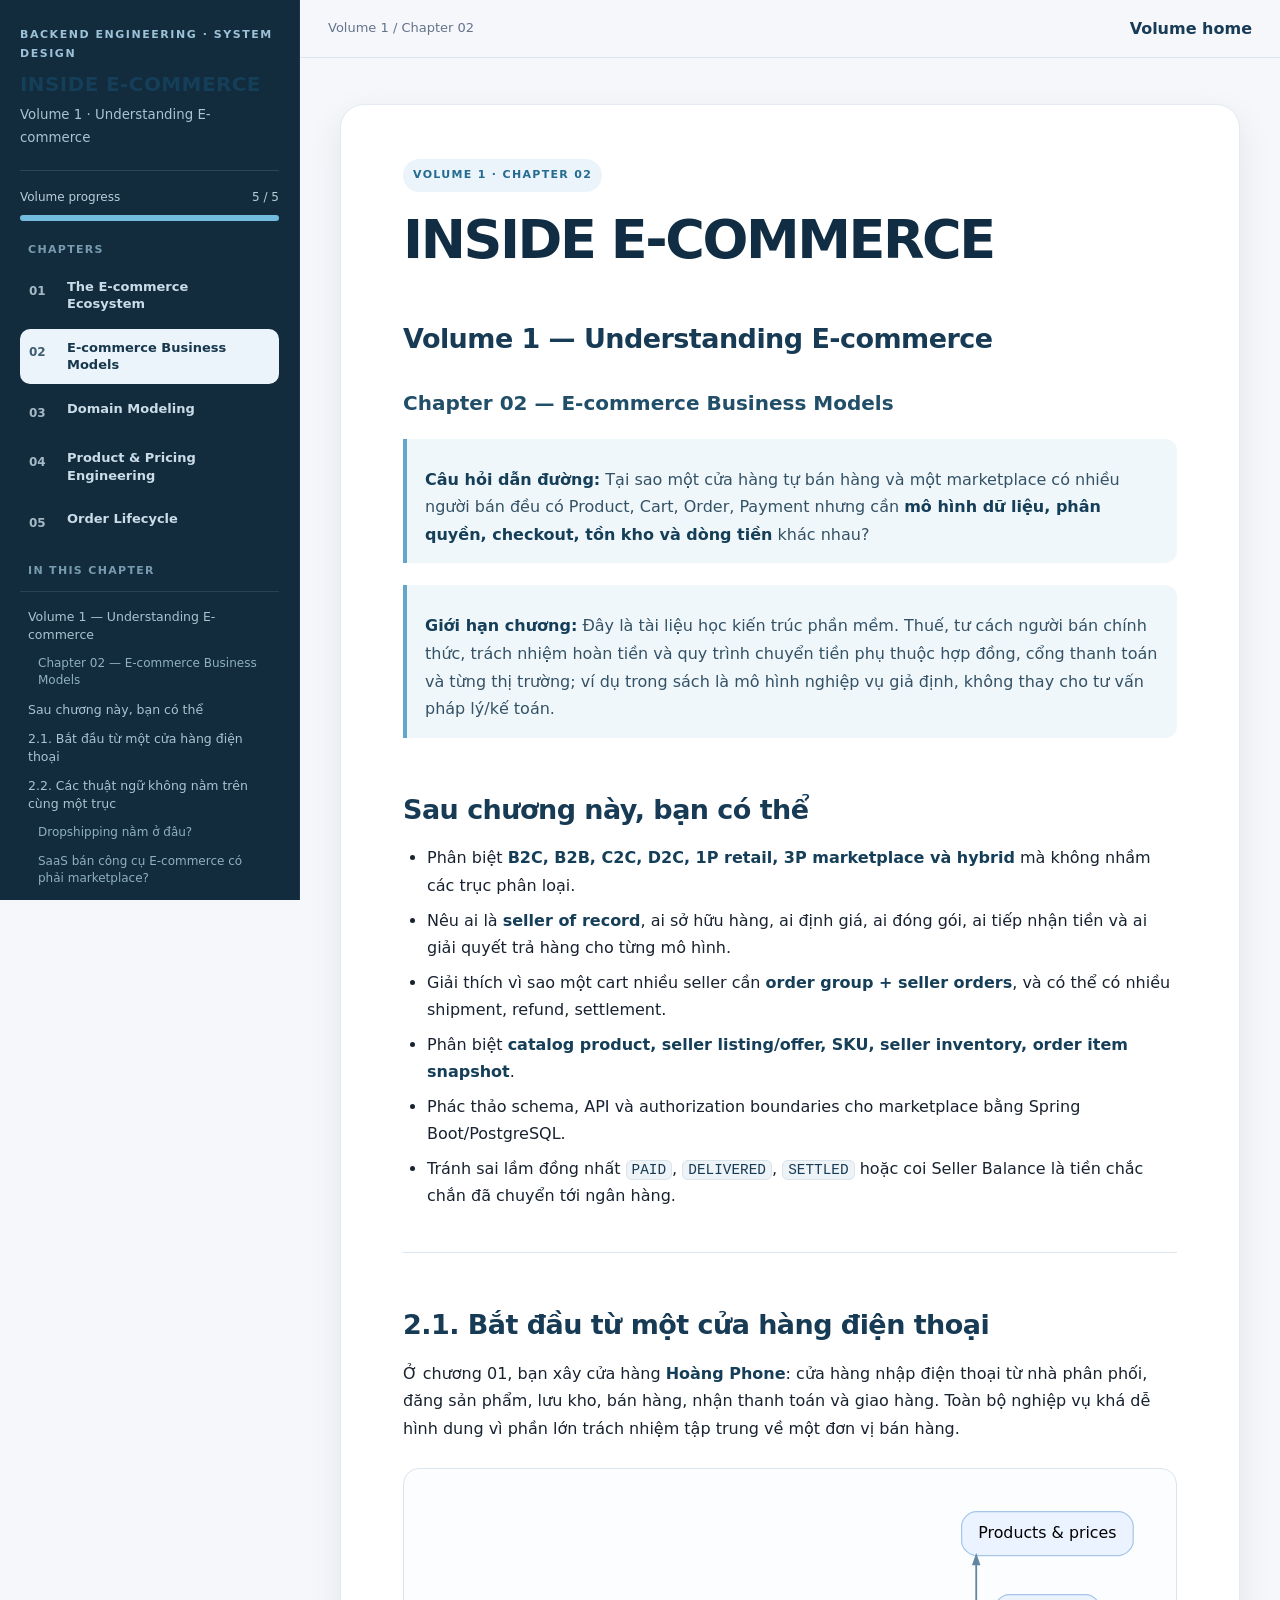
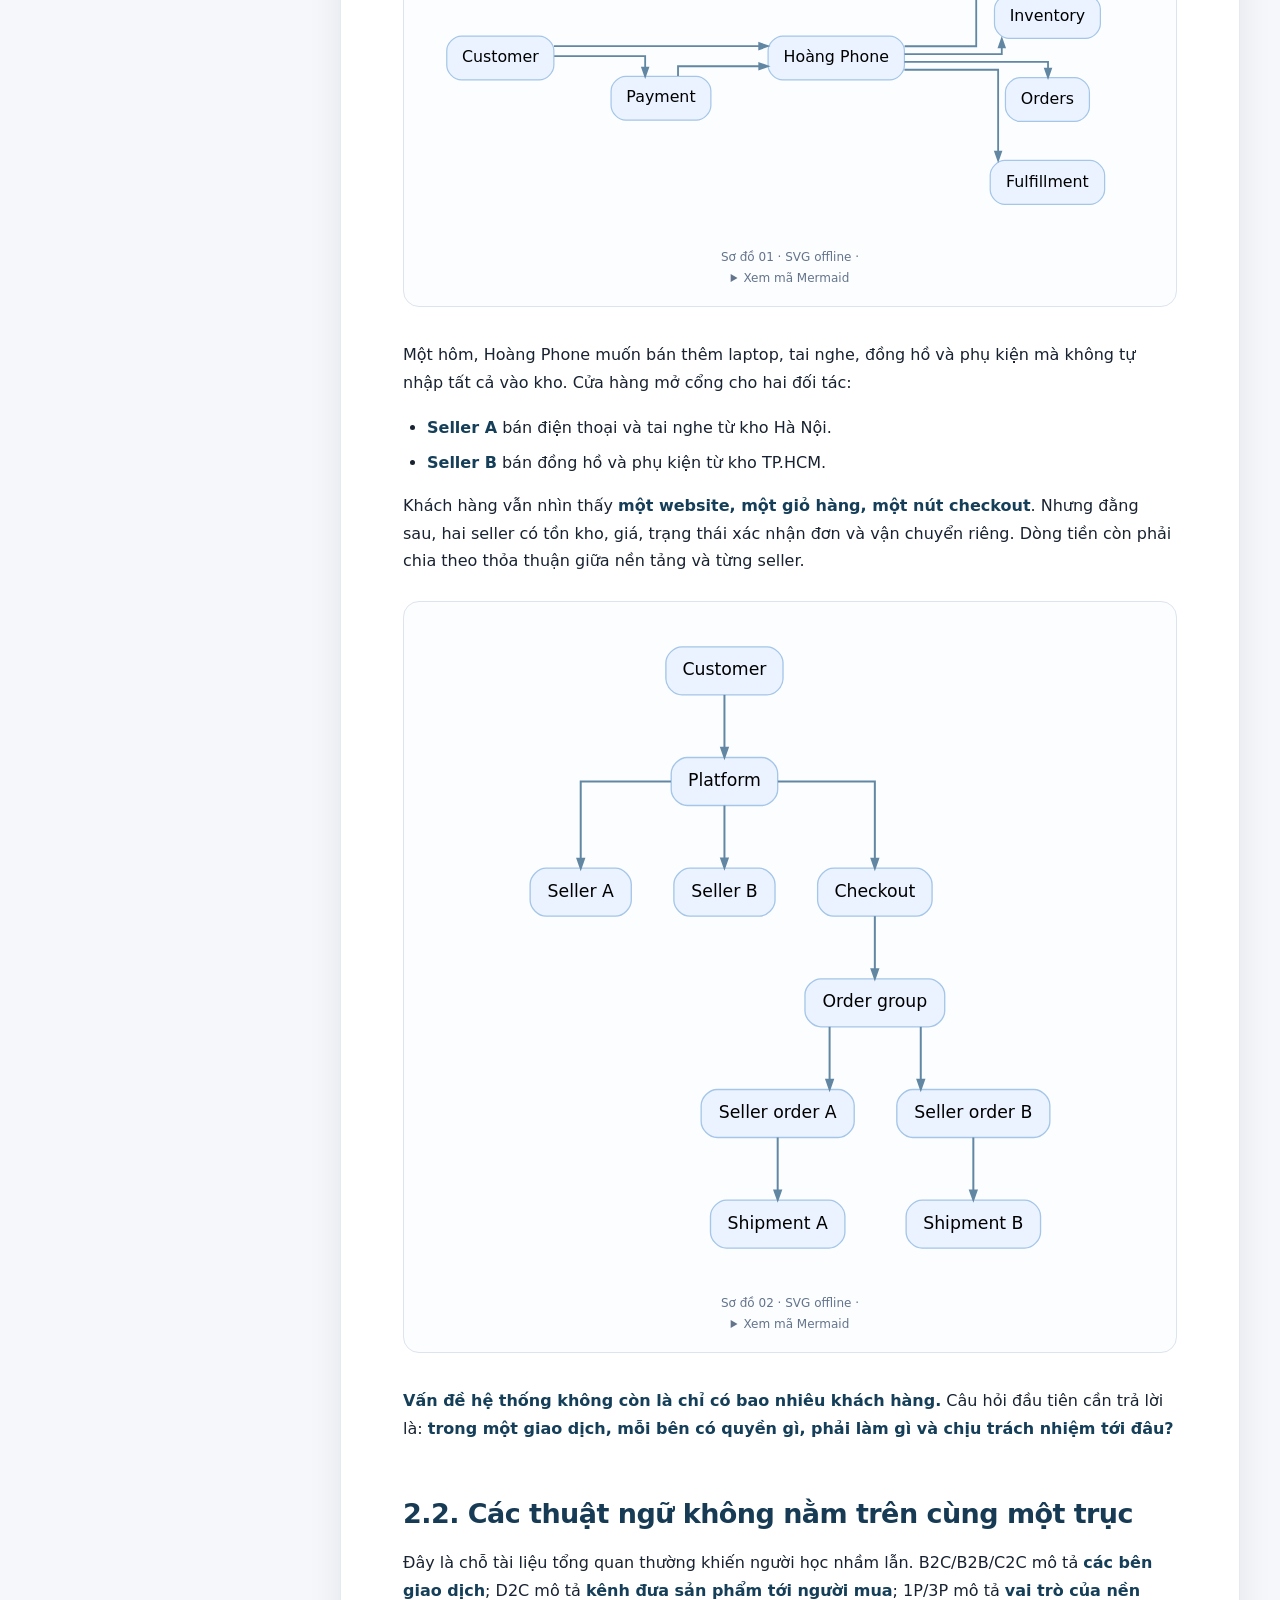
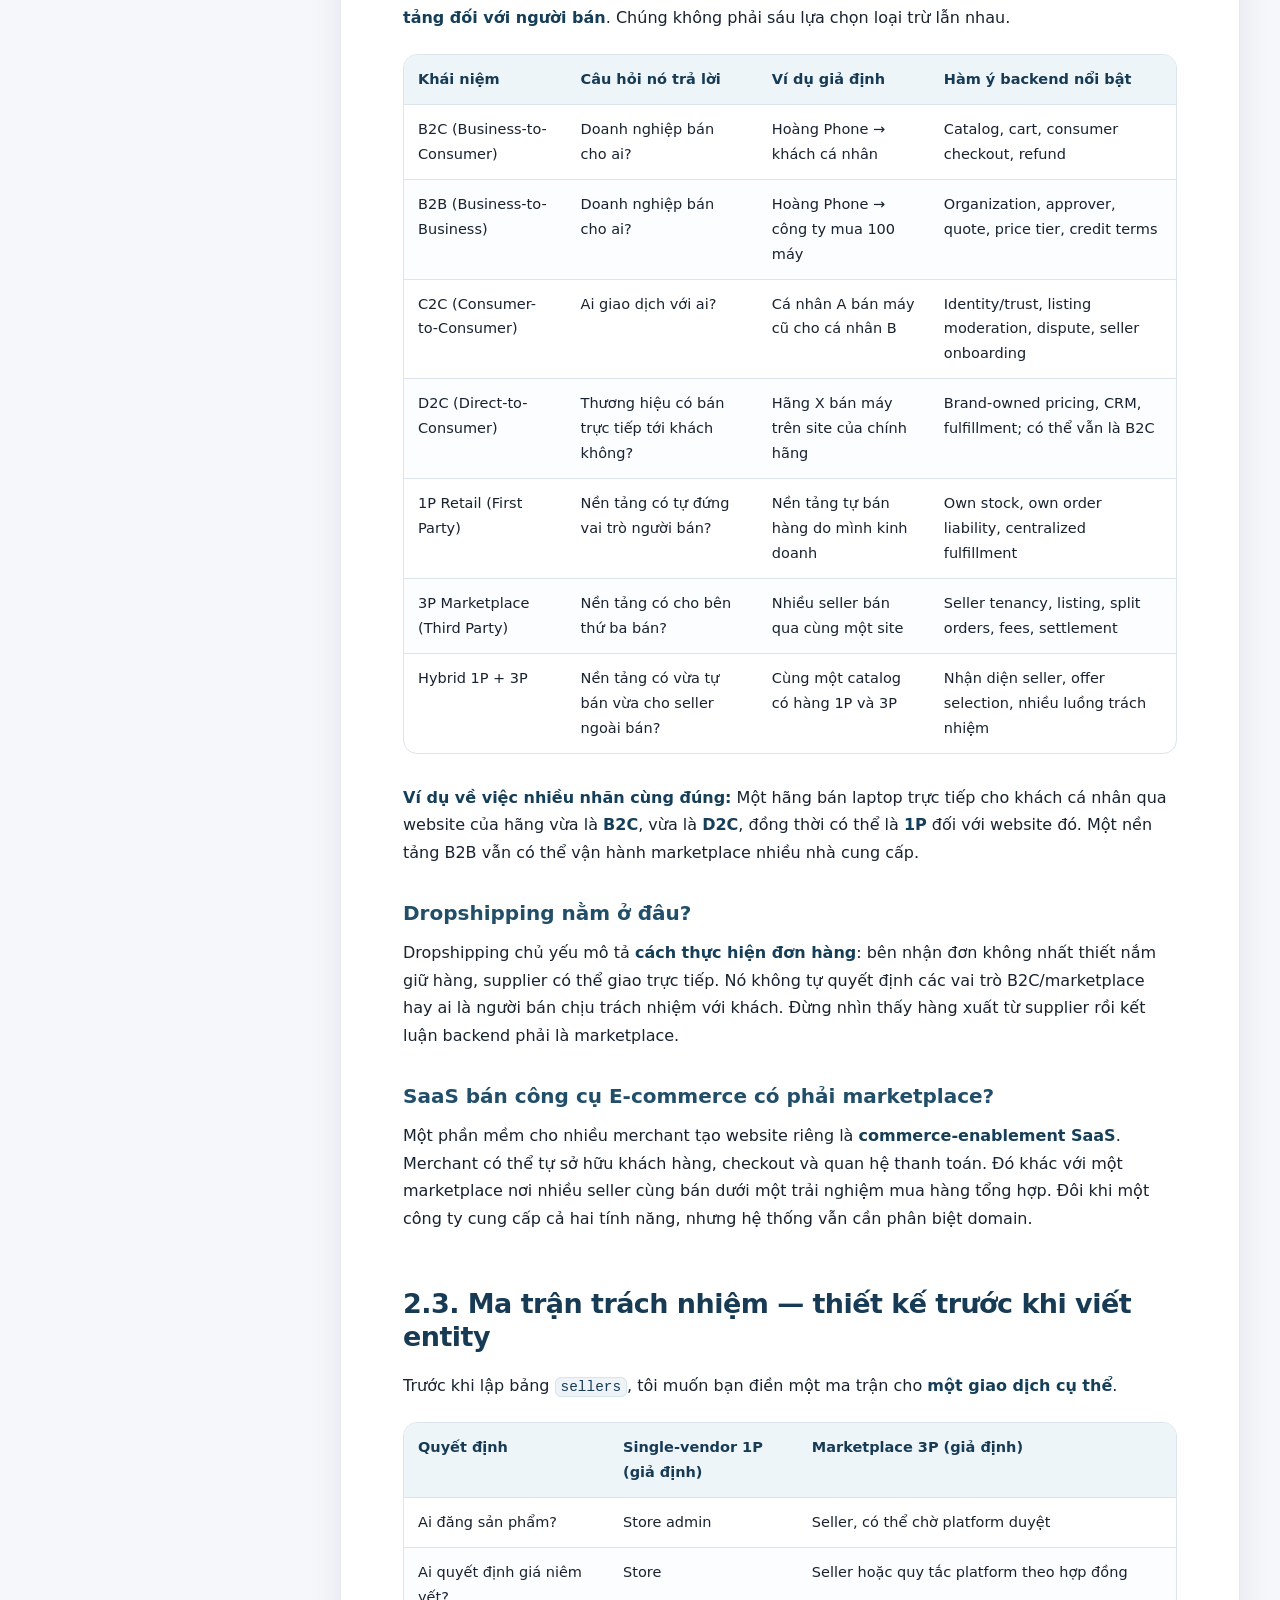
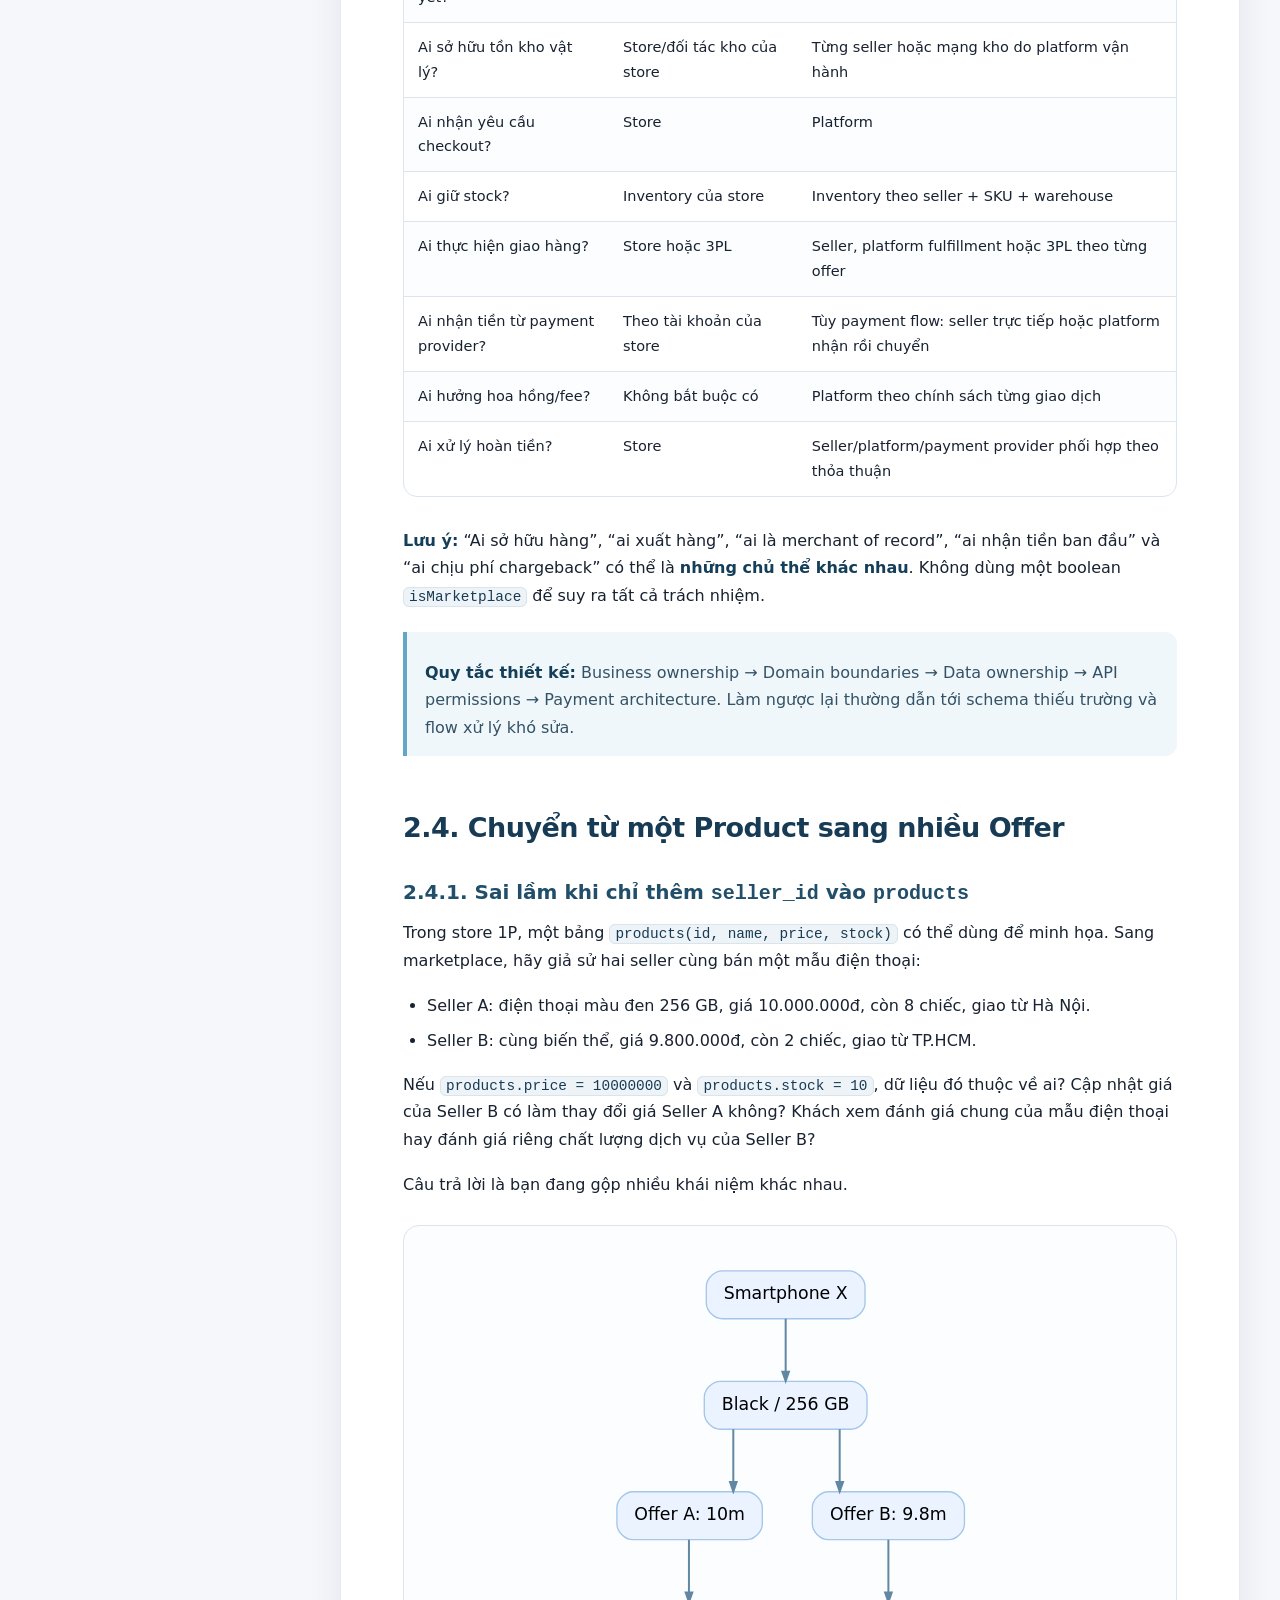
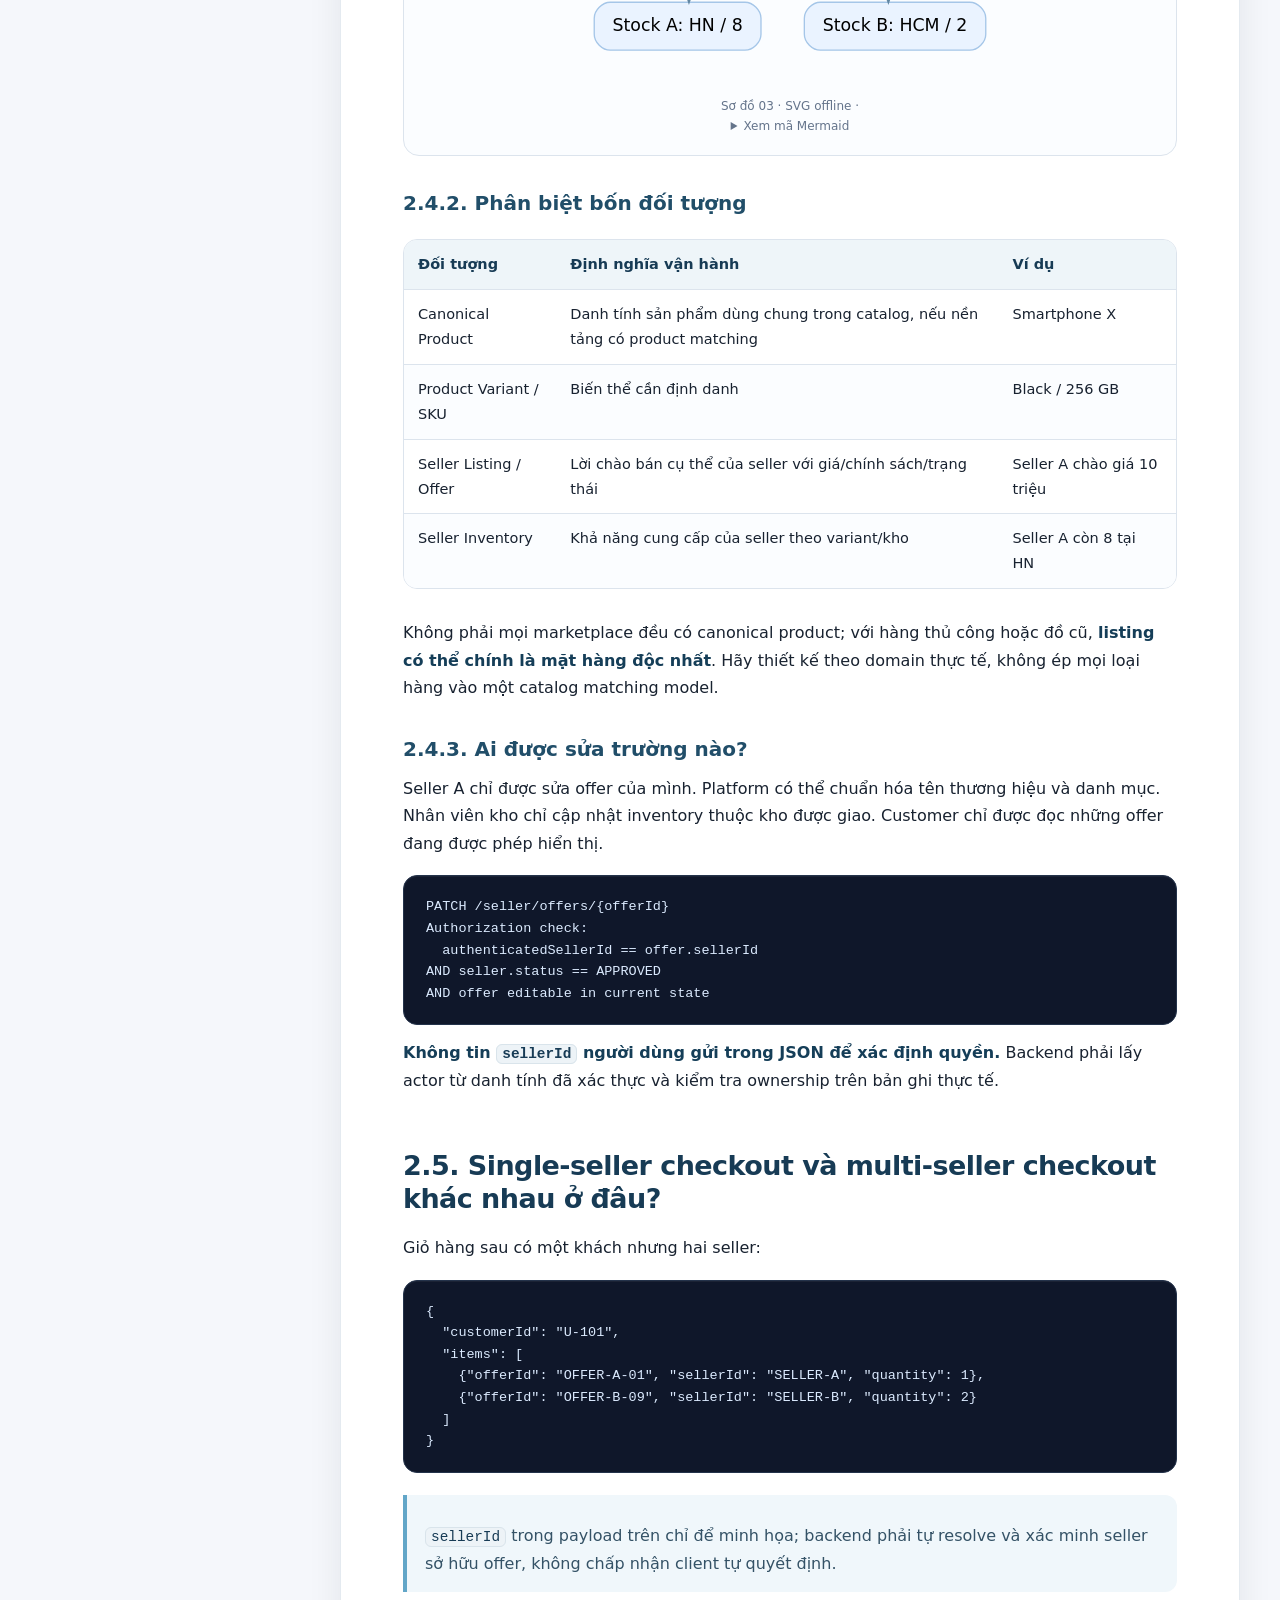
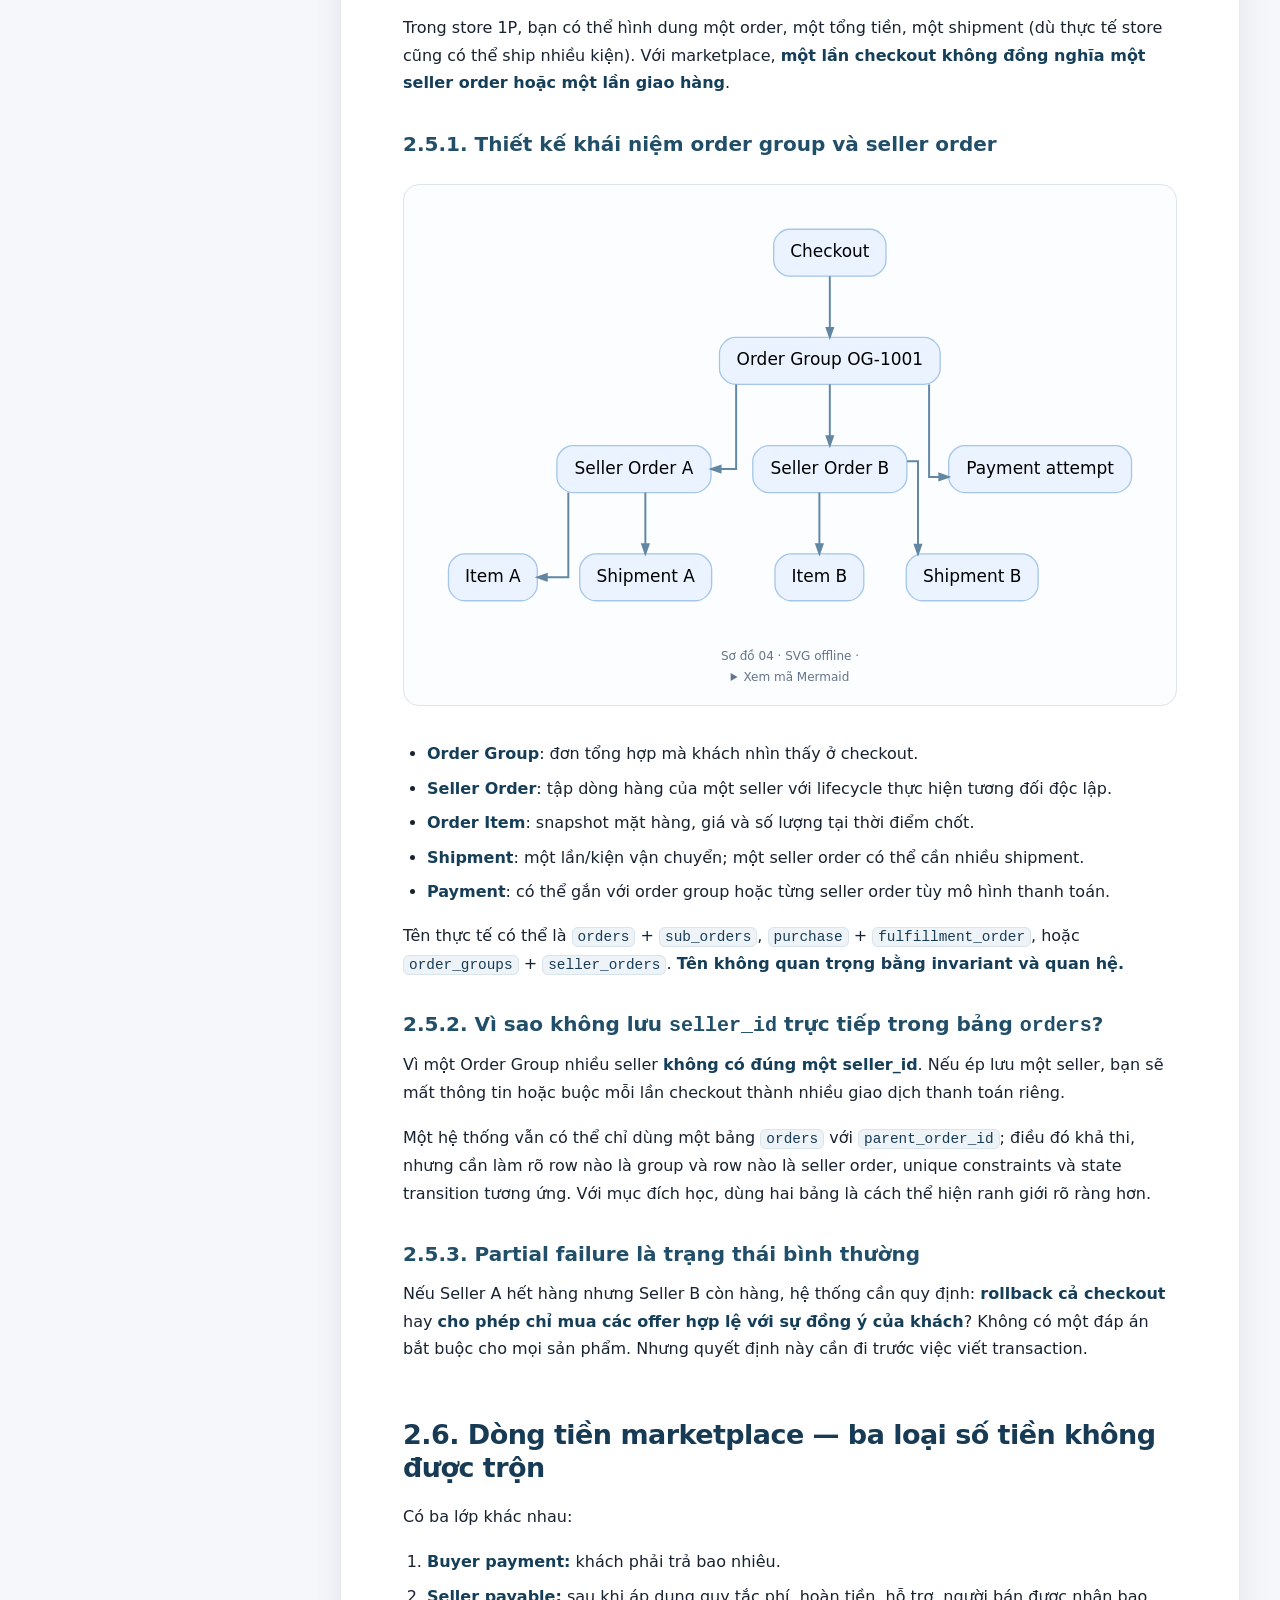
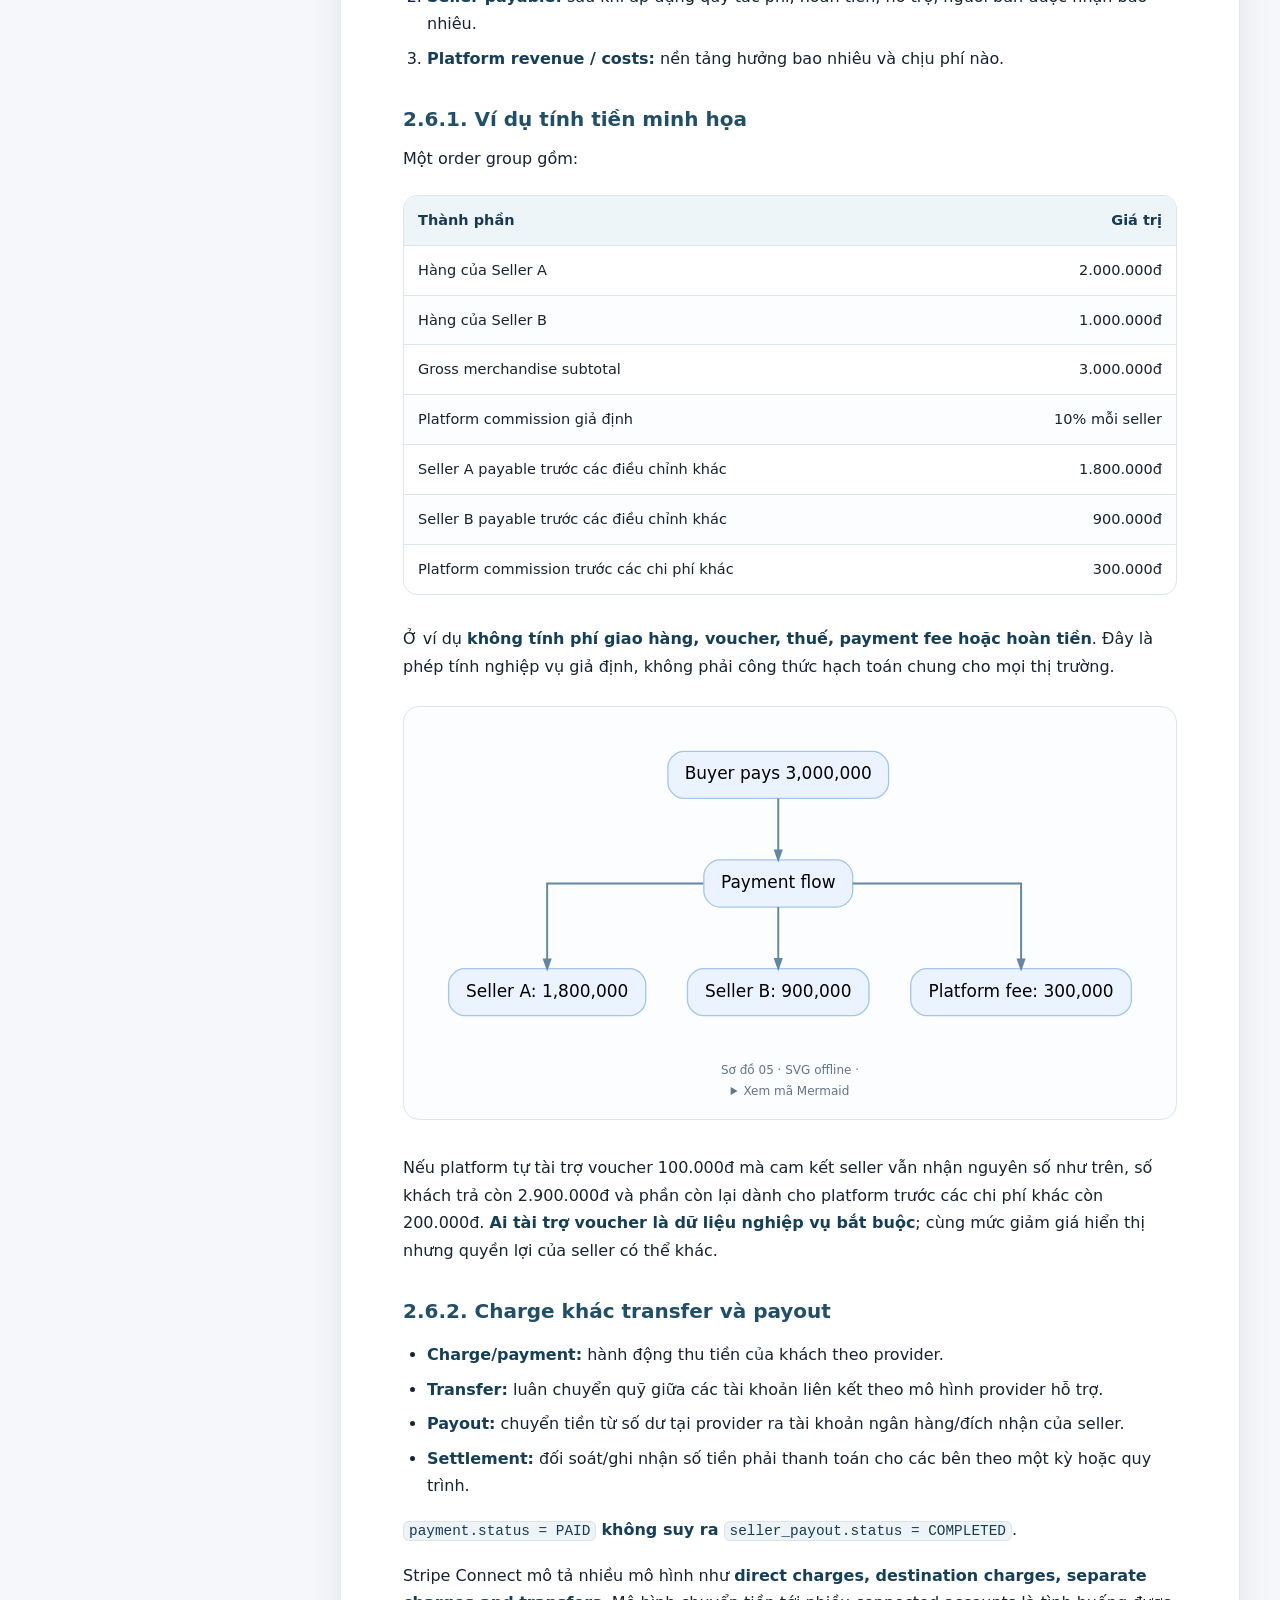
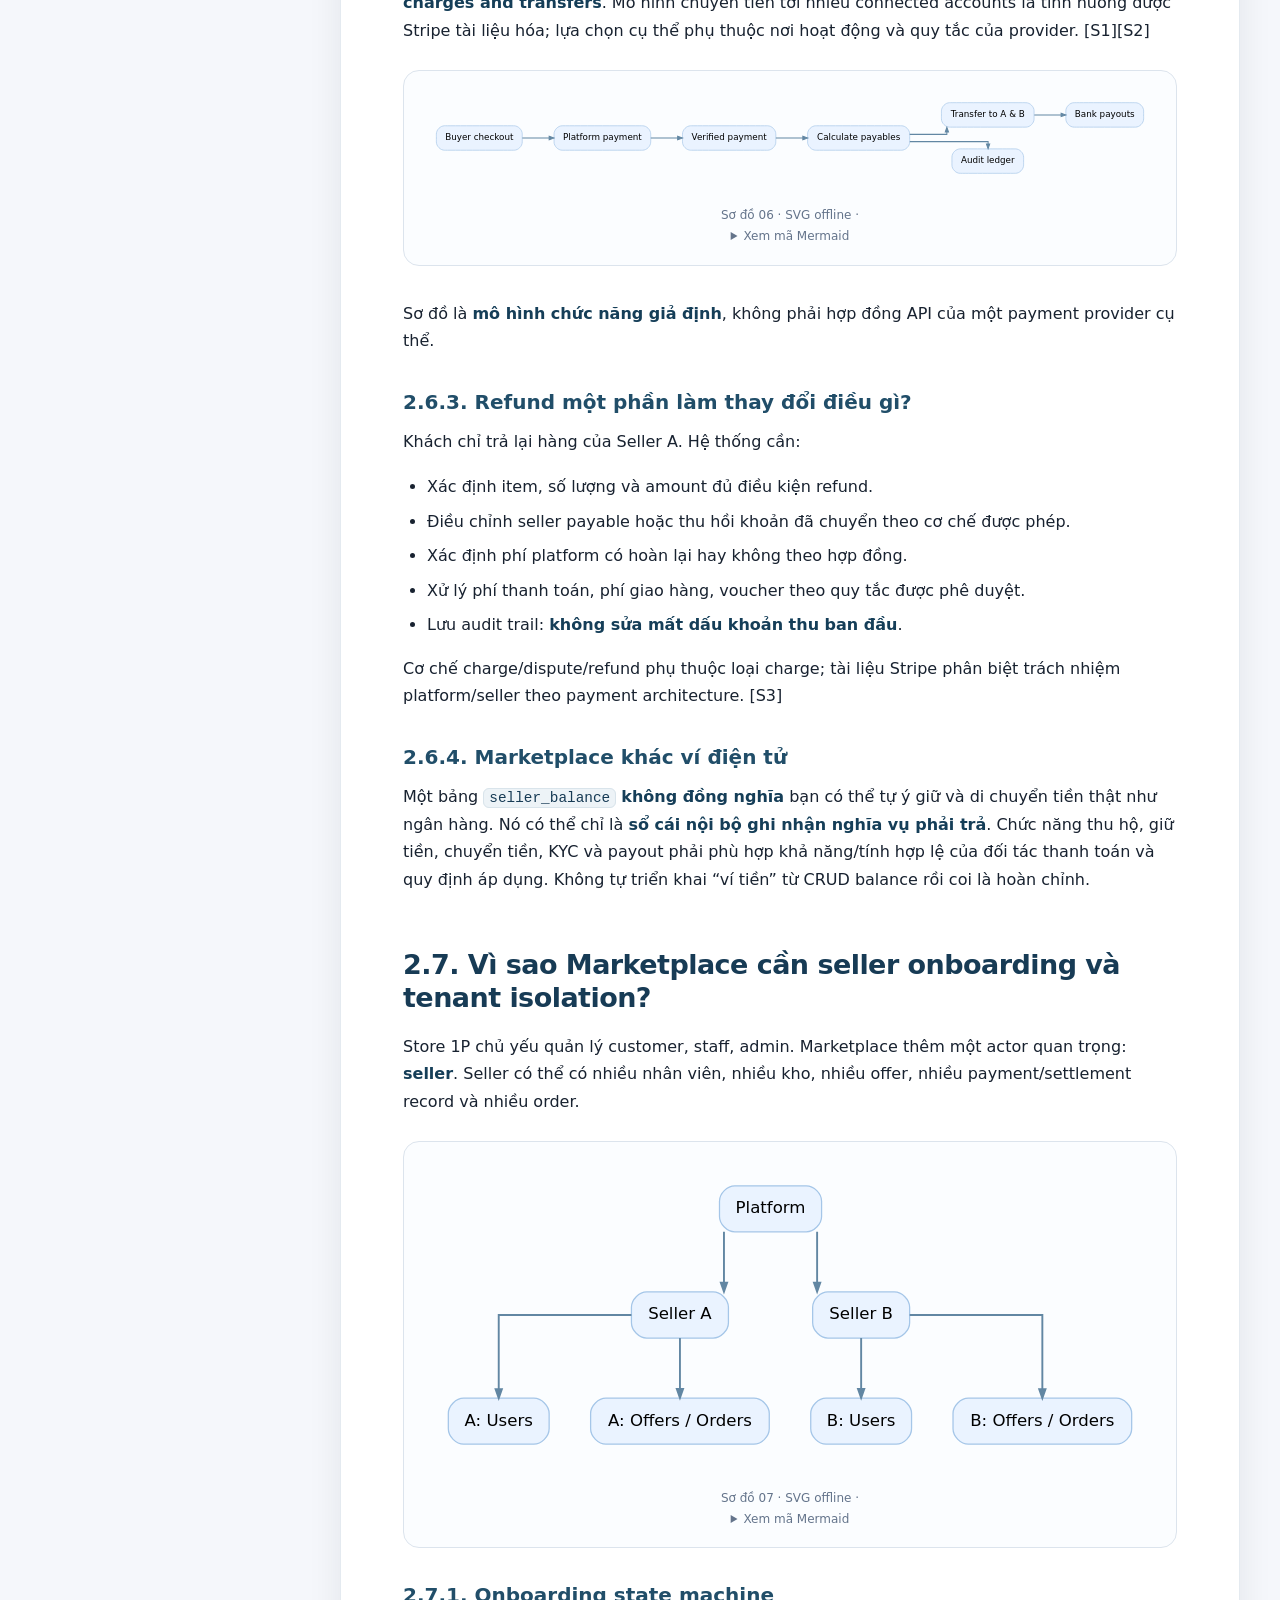
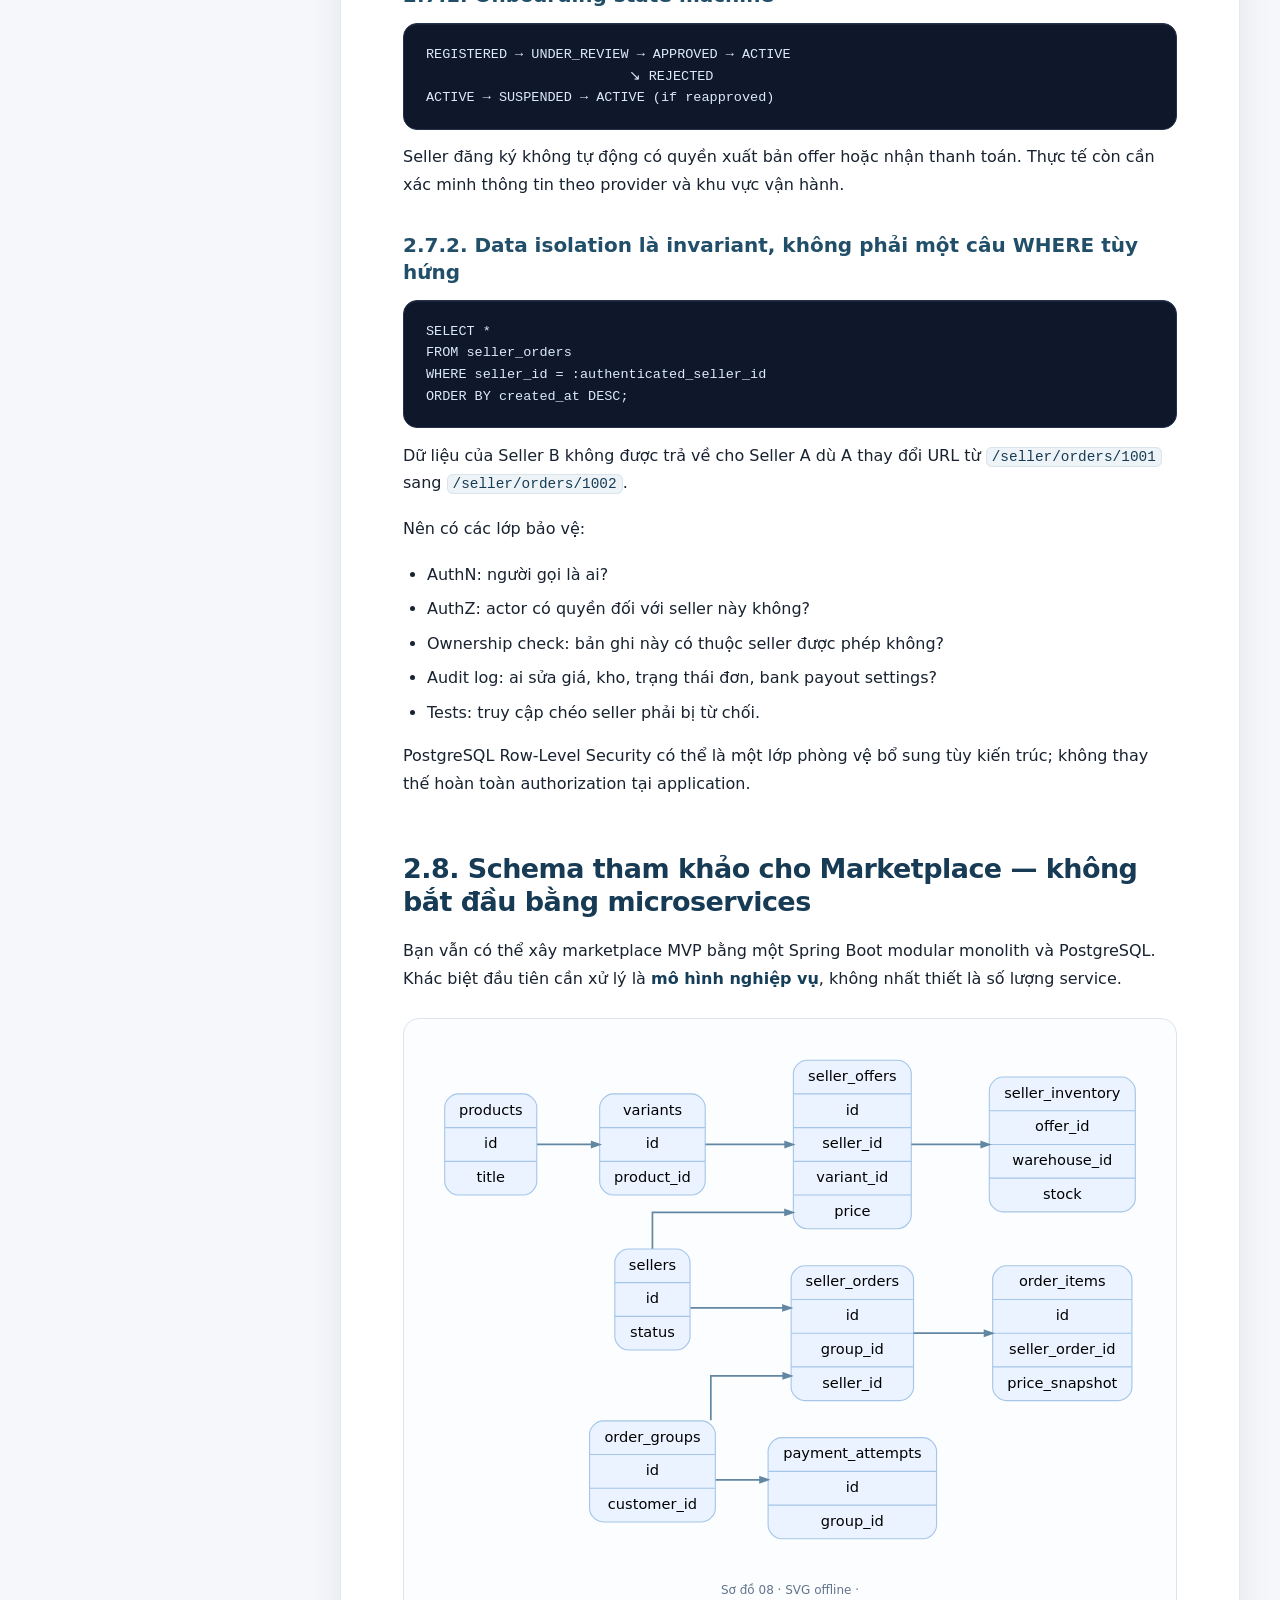
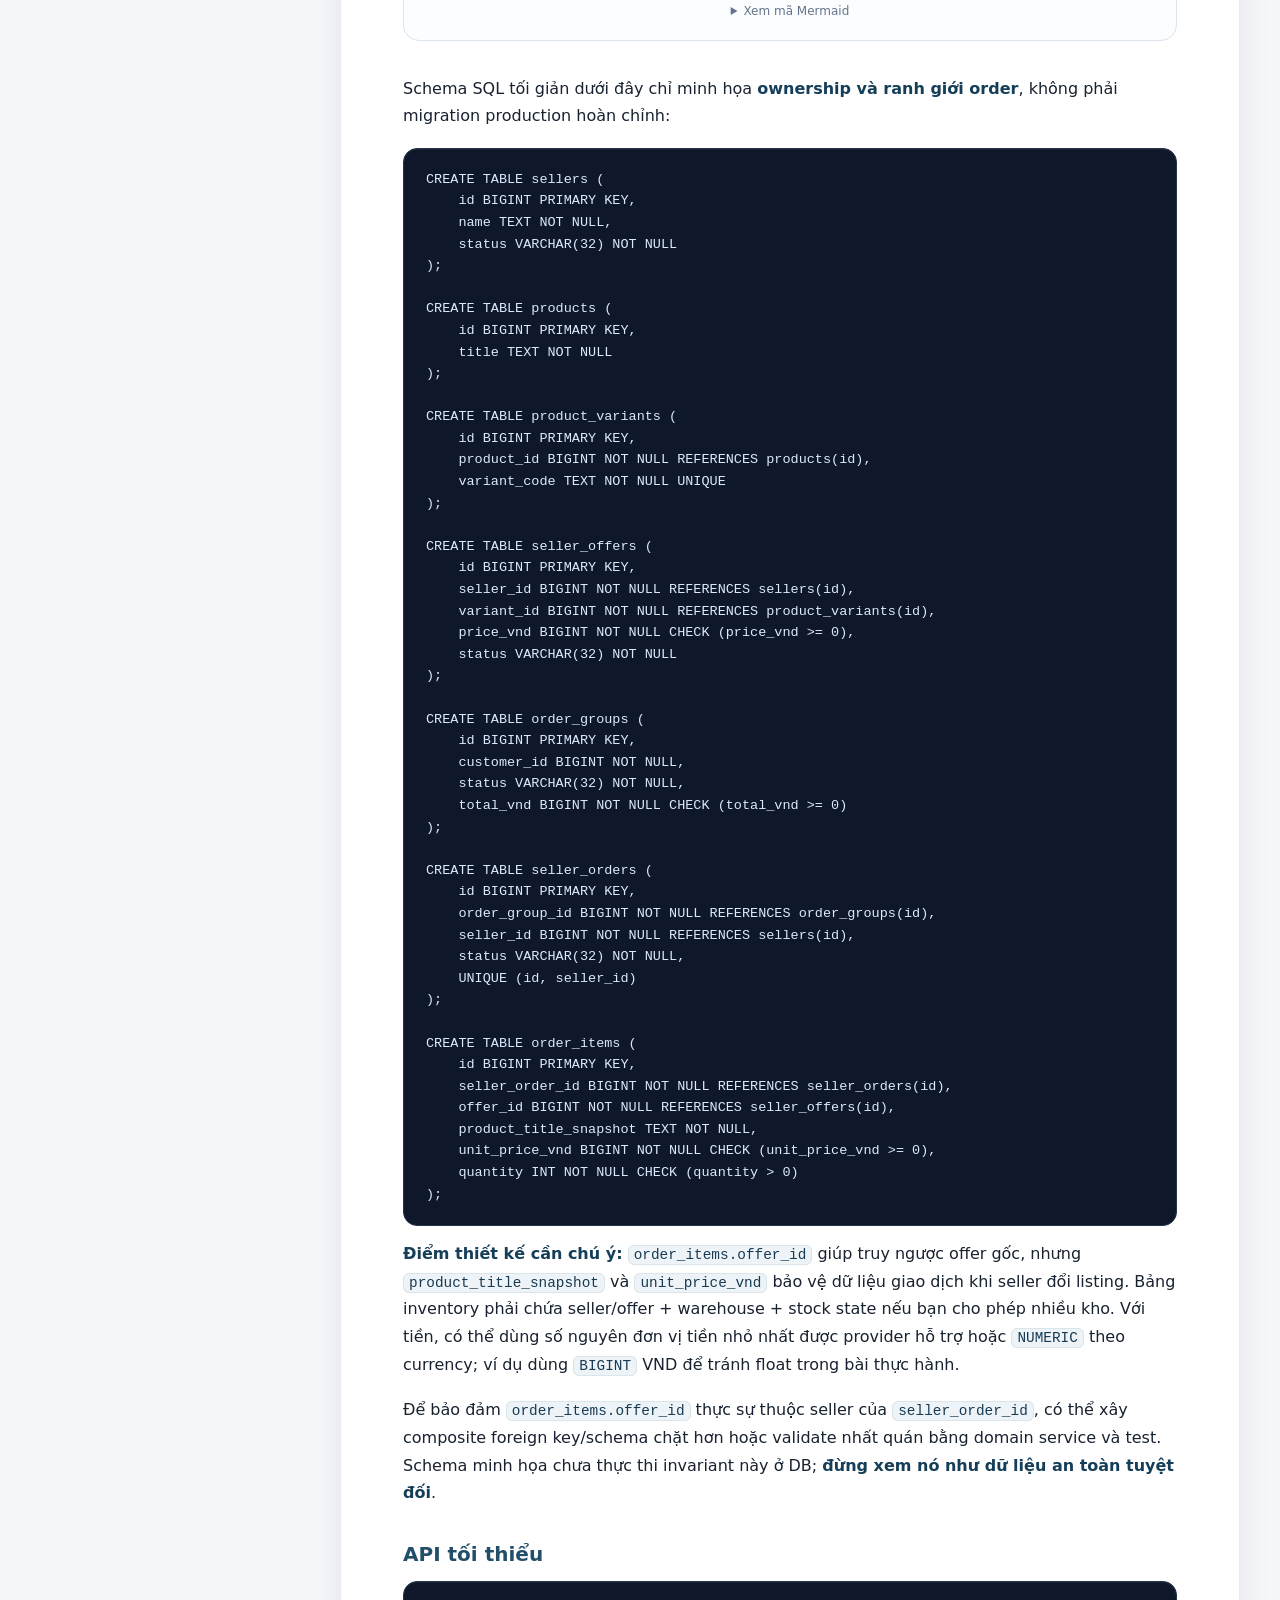
<file: volume-01/chapter-02-ecommerce-business-models.html>
<!doctype html><html lang="vi"><head><meta charset="utf-8"><meta name="viewport" content="width=device-width,initial-scale=1"><meta name="description" content="Inside E-commerce Volume 1 Chapter 02 — E-commerce Business Models"><title>Inside E-commerce · Chapter 02 · E-commerce Business Models</title><link rel="stylesheet" href="assets/reader.css"></head><body><div class="reader-shell"><aside class="sidebar"><a class="brand-link" href="index.html"><span class="kicker">Backend Engineering · System Design</span><strong>INSIDE E-COMMERCE</strong><small>Volume 1 · Understanding E-commerce</small></a><div class="volume-progress"><div class="row"><span>Volume progress</span><span>5 / 5</span></div><div class="progress"><span></span></div></div><div class="nav-label">Chapters</div><div class="chapter-list"><a class="chapter-link " href="chapter-01-ecommerce-ecosystem.html"><b>01</b><span>The E-commerce Ecosystem</span></a><a class="chapter-link active" href="chapter-02-ecommerce-business-models.html"><b>02</b><span>E-commerce Business Models</span></a><a class="chapter-link " href="chapter-03-domain-modeling.html"><b>03</b><span>Domain Modeling</span></a><a class="chapter-link " href="chapter-04-product-pricing.html"><b>04</b><span>Product &amp; Pricing Engineering</span></a><a class="chapter-link " href="chapter-05-order-lifecycle.html"><b>05</b><span>Order Lifecycle</span></a></div><div class="nav-label">In this chapter</div><nav class="toc"><a class="toc-h2" href="#volume-1-understanding-e-commerce">Volume 1 — Understanding E-commerce</a><a class="toc-h3" href="#chapter-02-e-commerce-business-models">Chapter 02 — E-commerce Business Models</a><a class="toc-h2" href="#sau-chuong-nay-ban-co-the">Sau chương này, bạn có thể</a><a class="toc-h2" href="#2-1-bat-au-tu-mot-cua-hang-ien-thoai">2.1. Bắt đầu từ một cửa hàng điện thoại</a><a class="toc-h2" href="#2-2-cac-thuat-ngu-khong-nam-tren-cung-mot-truc">2.2. Các thuật ngữ không nằm trên cùng một trục</a><a class="toc-h3" href="#dropshipping-nam-o-au">Dropshipping nằm ở đâu?</a><a class="toc-h3" href="#saas-ban-cong-cu-e-commerce-co-phai-marketplace">SaaS bán công cụ E-commerce có phải marketplace?</a><a class="toc-h2" href="#2-3-ma-tran-trach-nhiem-thiet-ke-truoc-khi-viet-entity">2.3. Ma trận trách nhiệm — thiết kế trước khi viết entity</a><a class="toc-h2" href="#2-4-chuyen-tu-mot-product-sang-nhieu-offer">2.4. Chuyển từ một Product sang nhiều Offer</a><a class="toc-h3" href="#2-4-1-sai-lam-khi-chi-them-seller-id-vao-products">2.4.1. Sai lầm khi chỉ thêm seller_id vào products</a><a class="toc-h3" href="#2-4-2-phan-biet-bon-oi-tuong">2.4.2. Phân biệt bốn đối tượng</a><a class="toc-h3" href="#2-4-3-ai-uoc-sua-truong-nao">2.4.3. Ai được sửa trường nào?</a><a class="toc-h2" href="#2-5-single-seller-checkout-va-multi-seller-checkout-khac-nhau-o-au">2.5. Single-seller checkout và multi-seller checkout khác nhau ở đâu?</a><a class="toc-h3" href="#2-5-1-thiet-ke-khai-niem-order-group-va-seller-order">2.5.1. Thiết kế khái niệm order group và seller order</a><a class="toc-h3" href="#2-5-2-vi-sao-khong-luu-seller-id-truc-tiep-trong-bang-orders">2.5.2. Vì sao không lưu seller_id trực tiếp trong bảng orders ?</a><a class="toc-h3" href="#2-5-3-partial-failure-la-trang-thai-binh-thuong">2.5.3. Partial failure là trạng thái bình thường</a><a class="toc-h2" href="#2-6-dong-tien-marketplace-ba-loai-so-tien-khong-uoc-tron">2.6. Dòng tiền marketplace — ba loại số tiền không được trộn</a><a class="toc-h3" href="#2-6-1-vi-du-tinh-tien-minh-hoa">2.6.1. Ví dụ tính tiền minh họa</a><a class="toc-h3" href="#2-6-2-charge-khac-transfer-va-payout">2.6.2. Charge khác transfer và payout</a><a class="toc-h3" href="#2-6-3-refund-mot-phan-lam-thay-oi-ieu-gi">2.6.3. Refund một phần làm thay đổi điều gì?</a><a class="toc-h3" href="#2-6-4-marketplace-khac-vi-ien-tu">2.6.4. Marketplace khác ví điện tử</a><a class="toc-h2" href="#2-7-vi-sao-marketplace-can-seller-onboarding-va-tenant-isolation">2.7. Vì sao Marketplace cần seller onboarding và tenant isolation?</a><a class="toc-h3" href="#2-7-1-onboarding-state-machine">2.7.1. Onboarding state machine</a><a class="toc-h3" href="#2-7-2-data-isolation-la-invariant-khong-phai-mot-cau-where-tuy-hung">2.7.2. Data isolation là invariant, không phải một câu WHERE tùy hứng</a><a class="toc-h2" href="#2-8-schema-tham-khao-cho-marketplace-khong-bat-au-bang-microservices">2.8. Schema tham khảo cho Marketplace — không bắt đầu bằng microservices</a><a class="toc-h3" href="#api-toi-thieu">API tối thiểu</a><a class="toc-h2" href="#2-9-sequence-mot-checkout-hai-seller-hai-lan-giao-hang">2.9. Sequence: một checkout, hai seller, hai lần giao hàng</a><a class="toc-h3" href="#cau-hoi-ve-trang-thai-tong-hop">Câu hỏi về trạng thái tổng hợp</a><a class="toc-h2" href="#2-10-business-model-decisions-system-design-consequences">2.10. Business-model decisions → System-design consequences</a><a class="toc-h2" href="#2-11-b2b-khi-nguoi-mua-khong-con-la-mot-ca-nhan">2.11. B2B: khi người mua không còn là một cá nhân</a><a class="toc-h2" href="#2-12-failure-scenarios-chuyen-oi-business-model-that-bai-nhu-the-nao">2.12. Failure scenarios: chuyển đổi business model thất bại như thế nào?</a><a class="toc-h2" href="#2-13-engineering-lab-nang-cap-hoang-phone-thanh-marketplace">2.13. Engineering Lab — Nâng cấp Hoàng Phone thành marketplace</a><a class="toc-h3" href="#bai-toan">Bài toán</a><a class="toc-h3" href="#lab-a-ma-tran-trach-nhiem">Lab A — Ma trận trách nhiệm</a><a class="toc-h3" href="#lab-b-thiet-ke-database">Lab B — Thiết kế database</a><a class="toc-h3" href="#lab-c-viet-api-authorization-tests">Lab C — Viết API authorization tests</a><a class="toc-h3" href="#lab-d-simulate-partial-cancellation">Lab D — Simulate partial cancellation</a><a class="toc-h3" href="#lab-e-commission-arithmetic">Lab E — Commission arithmetic</a><a class="toc-h2" href="#knowledge-map">Knowledge Map</a><a class="toc-h2" href="#key-takeaways">Key Takeaways</a><a class="toc-h2" href="#tai-lieu-tham-khao-va-gioi-han-ap-dung">Tài liệu tham khảo và giới hạn áp dụng</a></nav></aside><section class="content-wrap"><header class="topbar"><button class="menu-btn" aria-label="Mở mục lục">☰</button><div class="crumb">Volume 1 / Chapter 02</div><a href="index.html">Volume home</a></header><article><div class="eyebrow">VOLUME 1 · CHAPTER 02</div><h1 id="inside-e-commerce">INSIDE E-COMMERCE</h1>
<h2 id="volume-1-understanding-e-commerce">Volume 1 — Understanding E-commerce</h2>
<h3 id="chapter-02-e-commerce-business-models">Chapter 02 — E-commerce Business Models</h3>
<blockquote>
<p><strong>Câu hỏi dẫn đường:</strong> Tại sao một cửa hàng tự bán hàng và một marketplace có nhiều người bán đều có Product, Cart, Order, Payment nhưng cần <strong>mô hình dữ liệu, phân quyền, checkout, tồn kho và dòng tiền</strong> khác nhau?</p>
</blockquote>
<blockquote>
<p><strong>Giới hạn chương:</strong> Đây là tài liệu học kiến trúc phần mềm. Thuế, tư cách người bán chính thức, trách nhiệm hoàn tiền và quy trình chuyển tiền phụ thuộc hợp đồng, cổng thanh toán và từng thị trường; ví dụ trong sách là mô hình nghiệp vụ giả định, không thay cho tư vấn pháp lý/kế toán.</p>
</blockquote>
<h2 id="sau-chuong-nay-ban-co-the">Sau chương này, bạn có thể</h2>
<ul>
<li>Phân biệt <strong>B2C, B2B, C2C, D2C, 1P retail, 3P marketplace và hybrid</strong> mà không nhầm các trục phân loại.</li>
<li>Nêu ai là <strong>seller of record</strong>, ai sở hữu hàng, ai định giá, ai đóng gói, ai tiếp nhận tiền và ai giải quyết trả hàng cho từng mô hình.</li>
<li>Giải thích vì sao một cart nhiều seller cần <strong>order group + seller orders</strong>, và có thể có nhiều shipment, refund, settlement.</li>
<li>Phân biệt <strong>catalog product, seller listing/offer, SKU, seller inventory, order item snapshot</strong>.</li>
<li>Phác thảo schema, API và authorization boundaries cho marketplace bằng Spring Boot/PostgreSQL.</li>
<li>Tránh sai lầm đồng nhất <code>PAID</code>, <code>DELIVERED</code>, <code>SETTLED</code> hoặc coi Seller Balance là tiền chắc chắn đã chuyển tới ngân hàng.</li>
</ul>
<hr/>
<h2 id="2-1-bat-au-tu-mot-cua-hang-ien-thoai">2.1. Bắt đầu từ một cửa hàng điện thoại</h2>
<p>Ở chương 01, bạn xây cửa hàng <strong>Hoàng Phone</strong>: cửa hàng nhập điện thoại từ nhà phân phối, đăng sản phẩm, lưu kho, bán hàng, nhận thanh toán và giao hàng. Toàn bộ nghiệp vụ khá dễ hình dung vì phần lớn trách nhiệm tập trung về một đơn vị bán hàng.</p>
<figure class="diagram"><img alt="Sơ đồ kỹ thuật 01" loading="lazy" src="assets/chapter-02/diagram-01.svg"/><figcaption>Sơ đồ 01 · SVG offline · <details><summary>Xem mã Mermaid</summary><pre>flowchart LR
  C[Customer] --&gt; S[Hoàng Phone]
  S --&gt; P[Product &amp; Price]
  S --&gt; I[Own Inventory]
  S --&gt; O[Own Orders]
  S --&gt; F[Shipping / Return]
  C --&gt; Pay[Payment]
  Pay --&gt; S
</pre></details></figcaption></figure>
<p>Một hôm, Hoàng Phone muốn bán thêm laptop, tai nghe, đồng hồ và phụ kiện mà không tự nhập tất cả vào kho. Cửa hàng mở cổng cho hai đối tác:</p>
<ul>
<li><strong>Seller A</strong> bán điện thoại và tai nghe từ kho Hà Nội.</li>
<li><strong>Seller B</strong> bán đồng hồ và phụ kiện từ kho TP.HCM.</li>
</ul>
<p>Khách hàng vẫn nhìn thấy <strong>một website, một giỏ hàng, một nút checkout</strong>. Nhưng đằng sau, hai seller có tồn kho, giá, trạng thái xác nhận đơn và vận chuyển riêng. Dòng tiền còn phải chia theo thỏa thuận giữa nền tảng và từng seller.</p>
<figure class="diagram"><img alt="Sơ đồ kỹ thuật 02" loading="lazy" src="assets/chapter-02/diagram-02.svg"/><figcaption>Sơ đồ 02 · SVG offline · <details><summary>Xem mã Mermaid</summary><pre>flowchart TD
  C[Customer] --&gt; M[Marketplace Platform]
  M --&gt; A[Seller A: price / stock / fulfillment]
  M --&gt; B[Seller B: price / stock / fulfillment]
  M --&gt; Ch[Unified checkout]
  Ch --&gt; OG[Order group]
  OG --&gt; OA[Seller order A]
  OG --&gt; OB[Seller order B]
  OA --&gt; SA[Shipment A]
  OB --&gt; SB[Shipment B]
</pre></details></figcaption></figure>
<p><strong>Vấn đề hệ thống không còn là chỉ có bao nhiêu khách hàng.</strong> Câu hỏi đầu tiên cần trả lời là: <strong>trong một giao dịch, mỗi bên có quyền gì, phải làm gì và chịu trách nhiệm tới đâu?</strong></p>
<h2 id="2-2-cac-thuat-ngu-khong-nam-tren-cung-mot-truc">2.2. Các thuật ngữ không nằm trên cùng một trục</h2>
<p>Đây là chỗ tài liệu tổng quan thường khiến người học nhầm lẫn. B2C/B2B/C2C mô tả <strong>các bên giao dịch</strong>; D2C mô tả <strong>kênh đưa sản phẩm tới người mua</strong>; 1P/3P mô tả <strong>vai trò của nền tảng đối với người bán</strong>. Chúng không phải sáu lựa chọn loại trừ lẫn nhau.</p>
<table>
<thead>
<tr>
<th>Khái niệm</th>
<th>Câu hỏi nó trả lời</th>
<th>Ví dụ giả định</th>
<th>Hàm ý backend nổi bật</th>
</tr>
</thead>
<tbody>
<tr>
<td>B2C (Business-to-Consumer)</td>
<td>Doanh nghiệp bán cho ai?</td>
<td>Hoàng Phone → khách cá nhân</td>
<td>Catalog, cart, consumer checkout, refund</td>
</tr>
<tr>
<td>B2B (Business-to-Business)</td>
<td>Doanh nghiệp bán cho ai?</td>
<td>Hoàng Phone → công ty mua 100 máy</td>
<td>Organization, approver, quote, price tier, credit terms</td>
</tr>
<tr>
<td>C2C (Consumer-to-Consumer)</td>
<td>Ai giao dịch với ai?</td>
<td>Cá nhân A bán máy cũ cho cá nhân B</td>
<td>Identity/trust, listing moderation, dispute, seller onboarding</td>
</tr>
<tr>
<td>D2C (Direct-to-Consumer)</td>
<td>Thương hiệu có bán trực tiếp tới khách không?</td>
<td>Hãng X bán máy trên site của chính hãng</td>
<td>Brand-owned pricing, CRM, fulfillment; có thể vẫn là B2C</td>
</tr>
<tr>
<td>1P Retail (First Party)</td>
<td>Nền tảng có tự đứng vai trò người bán?</td>
<td>Nền tảng tự bán hàng do mình kinh doanh</td>
<td>Own stock, own order liability, centralized fulfillment</td>
</tr>
<tr>
<td>3P Marketplace (Third Party)</td>
<td>Nền tảng có cho bên thứ ba bán?</td>
<td>Nhiều seller bán qua cùng một site</td>
<td>Seller tenancy, listing, split orders, fees, settlement</td>
</tr>
<tr>
<td>Hybrid 1P + 3P</td>
<td>Nền tảng có vừa tự bán vừa cho seller ngoài bán?</td>
<td>Cùng một catalog có hàng 1P và 3P</td>
<td>Nhận diện seller, offer selection, nhiều luồng trách nhiệm</td>
</tr>
</tbody>
</table>
<p><strong>Ví dụ về việc nhiều nhãn cùng đúng:</strong> Một hãng bán laptop trực tiếp cho khách cá nhân qua website của hãng vừa là <strong>B2C</strong>, vừa là <strong>D2C</strong>, đồng thời có thể là <strong>1P</strong> đối với website đó. Một nền tảng B2B vẫn có thể vận hành marketplace nhiều nhà cung cấp.</p>
<h3 id="dropshipping-nam-o-au">Dropshipping nằm ở đâu?</h3>
<p>Dropshipping chủ yếu mô tả <strong>cách thực hiện đơn hàng</strong>: bên nhận đơn không nhất thiết nắm giữ hàng, supplier có thể giao trực tiếp. Nó không tự quyết định các vai trò B2C/marketplace hay ai là người bán chịu trách nhiệm với khách. Đừng nhìn thấy hàng xuất từ supplier rồi kết luận backend phải là marketplace.</p>
<h3 id="saas-ban-cong-cu-e-commerce-co-phai-marketplace">SaaS bán công cụ E-commerce có phải marketplace?</h3>
<p>Một phần mềm cho nhiều merchant tạo website riêng là <strong>commerce-enablement SaaS</strong>. Merchant có thể tự sở hữu khách hàng, checkout và quan hệ thanh toán. Đó khác với một marketplace nơi nhiều seller cùng bán dưới một trải nghiệm mua hàng tổng hợp. Đôi khi một công ty cung cấp cả hai tính năng, nhưng hệ thống vẫn cần phân biệt domain.</p>
<h2 id="2-3-ma-tran-trach-nhiem-thiet-ke-truoc-khi-viet-entity">2.3. Ma trận trách nhiệm — thiết kế trước khi viết entity</h2>
<p>Trước khi lập bảng <code>sellers</code>, tôi muốn bạn điền một ma trận cho <strong>một giao dịch cụ thể</strong>.</p>
<table>
<thead>
<tr>
<th>Quyết định</th>
<th>Single-vendor 1P (giả định)</th>
<th>Marketplace 3P (giả định)</th>
</tr>
</thead>
<tbody>
<tr>
<td>Ai đăng sản phẩm?</td>
<td>Store admin</td>
<td>Seller, có thể chờ platform duyệt</td>
</tr>
<tr>
<td>Ai quyết định giá niêm yết?</td>
<td>Store</td>
<td>Seller hoặc quy tắc platform theo hợp đồng</td>
</tr>
<tr>
<td>Ai sở hữu tồn kho vật lý?</td>
<td>Store/đối tác kho của store</td>
<td>Từng seller hoặc mạng kho do platform vận hành</td>
</tr>
<tr>
<td>Ai nhận yêu cầu checkout?</td>
<td>Store</td>
<td>Platform</td>
</tr>
<tr>
<td>Ai giữ stock?</td>
<td>Inventory của store</td>
<td>Inventory theo seller + SKU + warehouse</td>
</tr>
<tr>
<td>Ai thực hiện giao hàng?</td>
<td>Store hoặc 3PL</td>
<td>Seller, platform fulfillment hoặc 3PL theo từng offer</td>
</tr>
<tr>
<td>Ai nhận tiền từ payment provider?</td>
<td>Theo tài khoản của store</td>
<td>Tùy payment flow: seller trực tiếp hoặc platform nhận rồi chuyển</td>
</tr>
<tr>
<td>Ai hưởng hoa hồng/fee?</td>
<td>Không bắt buộc có</td>
<td>Platform theo chính sách từng giao dịch</td>
</tr>
<tr>
<td>Ai xử lý hoàn tiền?</td>
<td>Store</td>
<td>Seller/platform/payment provider phối hợp theo thỏa thuận</td>
</tr>
</tbody>
</table>
<p><strong>Lưu ý:</strong> “Ai sở hữu hàng”, “ai xuất hàng”, “ai là merchant of record”, “ai nhận tiền ban đầu” và “ai chịu phí chargeback” có thể là <strong>những chủ thể khác nhau</strong>. Không dùng một boolean <code>isMarketplace</code> để suy ra tất cả trách nhiệm.</p>
<blockquote>
<p><strong>Quy tắc thiết kế:</strong> Business ownership → Domain boundaries → Data ownership → API permissions → Payment architecture. Làm ngược lại thường dẫn tới schema thiếu trường và flow xử lý khó sửa.</p>
</blockquote>
<h2 id="2-4-chuyen-tu-mot-product-sang-nhieu-offer">2.4. Chuyển từ một Product sang nhiều Offer</h2>
<h3 id="2-4-1-sai-lam-khi-chi-them-seller-id-vao-products">2.4.1. Sai lầm khi chỉ thêm <code>seller_id</code> vào <code>products</code></h3>
<p>Trong store 1P, một bảng <code>products(id, name, price, stock)</code> có thể dùng để minh họa. Sang marketplace, hãy giả sử hai seller cùng bán một mẫu điện thoại:</p>
<ul>
<li>Seller A: điện thoại màu đen 256 GB, giá 10.000.000đ, còn 8 chiếc, giao từ Hà Nội.</li>
<li>Seller B: cùng biến thể, giá 9.800.000đ, còn 2 chiếc, giao từ TP.HCM.</li>
</ul>
<p>Nếu <code>products.price = 10000000</code> và <code>products.stock = 10</code>, dữ liệu đó thuộc về ai? Cập nhật giá của Seller B có làm thay đổi giá Seller A không? Khách xem đánh giá chung của mẫu điện thoại hay đánh giá riêng chất lượng dịch vụ của Seller B?</p>
<p>Câu trả lời là bạn đang gộp nhiều khái niệm khác nhau.</p>
<figure class="diagram"><img alt="Sơ đồ kỹ thuật 03" loading="lazy" src="assets/chapter-02/diagram-03.svg"/><figcaption>Sơ đồ 03 · SVG offline · <details><summary>Xem mã Mermaid</summary><pre>flowchart TD
  P[Canonical Product: Smartphone X] --&gt; V[Variant / SKU: Black 256 GB]
  V --&gt; OA[Seller Offer A: 10.000.000 VND]
  V --&gt; OB[Seller Offer B: 9.800.000 VND]
  OA --&gt; IA[Inventory A: HN / 8]
  OB --&gt; IB[Inventory B: HCM / 2]
</pre></details></figcaption></figure>
<h3 id="2-4-2-phan-biet-bon-oi-tuong">2.4.2. Phân biệt bốn đối tượng</h3>
<table>
<thead>
<tr>
<th>Đối tượng</th>
<th>Định nghĩa vận hành</th>
<th>Ví dụ</th>
</tr>
</thead>
<tbody>
<tr>
<td>Canonical Product</td>
<td>Danh tính sản phẩm dùng chung trong catalog, nếu nền tảng có product matching</td>
<td>Smartphone X</td>
</tr>
<tr>
<td>Product Variant / SKU</td>
<td>Biến thể cần định danh</td>
<td>Black / 256 GB</td>
</tr>
<tr>
<td>Seller Listing / Offer</td>
<td>Lời chào bán cụ thể của seller với giá/chính sách/trạng thái</td>
<td>Seller A chào giá 10 triệu</td>
</tr>
<tr>
<td>Seller Inventory</td>
<td>Khả năng cung cấp của seller theo variant/kho</td>
<td>Seller A còn 8 tại HN</td>
</tr>
</tbody>
</table>
<p>Không phải mọi marketplace đều có canonical product; với hàng thủ công hoặc đồ cũ, <strong>listing có thể chính là mặt hàng độc nhất</strong>. Hãy thiết kế theo domain thực tế, không ép mọi loại hàng vào một catalog matching model.</p>
<h3 id="2-4-3-ai-uoc-sua-truong-nao">2.4.3. Ai được sửa trường nào?</h3>
<p>Seller A chỉ được sửa offer của mình. Platform có thể chuẩn hóa tên thương hiệu và danh mục. Nhân viên kho chỉ cập nhật inventory thuộc kho được giao. Customer chỉ được đọc những offer đang được phép hiển thị.</p>
<pre><code class="language-text">PATCH /seller/offers/{offerId}
Authorization check:
  authenticatedSellerId == offer.sellerId
AND seller.status == APPROVED
AND offer editable in current state
</code></pre>
<p><strong>Không tin <code>sellerId</code> người dùng gửi trong JSON để xác định quyền.</strong> Backend phải lấy actor từ danh tính đã xác thực và kiểm tra ownership trên bản ghi thực tế.</p>
<h2 id="2-5-single-seller-checkout-va-multi-seller-checkout-khac-nhau-o-au">2.5. Single-seller checkout và multi-seller checkout khác nhau ở đâu?</h2>
<p>Giỏ hàng sau có một khách nhưng hai seller:</p>
<pre><code class="language-json">{
  "customerId": "U-101",
  "items": [
    {"offerId": "OFFER-A-01", "sellerId": "SELLER-A", "quantity": 1},
    {"offerId": "OFFER-B-09", "sellerId": "SELLER-B", "quantity": 2}
  ]
}
</code></pre>
<blockquote>
<p><code>sellerId</code> trong payload trên chỉ để minh họa; backend phải tự resolve và xác minh seller sở hữu offer, không chấp nhận client tự quyết định.</p>
</blockquote>
<p>Trong store 1P, bạn có thể hình dung một order, một tổng tiền, một shipment (dù thực tế store cũng có thể ship nhiều kiện). Với marketplace, <strong>một lần checkout không đồng nghĩa một seller order hoặc một lần giao hàng</strong>.</p>
<h3 id="2-5-1-thiet-ke-khai-niem-order-group-va-seller-order">2.5.1. Thiết kế khái niệm order group và seller order</h3>
<figure class="diagram"><img alt="Sơ đồ kỹ thuật 04" loading="lazy" src="assets/chapter-02/diagram-04.svg"/><figcaption>Sơ đồ 04 · SVG offline · <details><summary>Xem mã Mermaid</summary><pre>flowchart TD
  C[Customer checkout once] --&gt; G[Order Group OG-1001]
  G --&gt; A[Seller Order SO-A: Seller A]
  G --&gt; B[Seller Order SO-B: Seller B]
  A --&gt; I1[Order item A]
  B --&gt; I2[Order item B]
  A --&gt; SH1[Shipment A]
  B --&gt; SH2[Shipment B]
  G --&gt; PI[Payment attempt for total]
</pre></details></figcaption></figure>
<ul>
<li><strong>Order Group</strong>: đơn tổng hợp mà khách nhìn thấy ở checkout.</li>
<li><strong>Seller Order</strong>: tập dòng hàng của một seller với lifecycle thực hiện tương đối độc lập.</li>
<li><strong>Order Item</strong>: snapshot mặt hàng, giá và số lượng tại thời điểm chốt.</li>
<li><strong>Shipment</strong>: một lần/kiện vận chuyển; một seller order có thể cần nhiều shipment.</li>
<li><strong>Payment</strong>: có thể gắn với order group hoặc từng seller order tùy mô hình thanh toán.</li>
</ul>
<p>Tên thực tế có thể là <code>orders</code> + <code>sub_orders</code>, <code>purchase</code> + <code>fulfillment_order</code>, hoặc <code>order_groups</code> + <code>seller_orders</code>. <strong>Tên không quan trọng bằng invariant và quan hệ.</strong></p>
<h3 id="2-5-2-vi-sao-khong-luu-seller-id-truc-tiep-trong-bang-orders">2.5.2. Vì sao không lưu <code>seller_id</code> trực tiếp trong bảng <code>orders</code>?</h3>
<p>Vì một Order Group nhiều seller <strong>không có đúng một seller_id</strong>. Nếu ép lưu một seller, bạn sẽ mất thông tin hoặc buộc mỗi lần checkout thành nhiều giao dịch thanh toán riêng.</p>
<p>Một hệ thống vẫn có thể chỉ dùng một bảng <code>orders</code> với <code>parent_order_id</code>; điều đó khả thi, nhưng cần làm rõ row nào là group và row nào là seller order, unique constraints và state transition tương ứng. Với mục đích học, dùng hai bảng là cách thể hiện ranh giới rõ ràng hơn.</p>
<h3 id="2-5-3-partial-failure-la-trang-thai-binh-thuong">2.5.3. Partial failure là trạng thái bình thường</h3>
<p>Nếu Seller A hết hàng nhưng Seller B còn hàng, hệ thống cần quy định: <strong>rollback cả checkout</strong> hay <strong>cho phép chỉ mua các offer hợp lệ với sự đồng ý của khách</strong>? Không có một đáp án bắt buộc cho mọi sản phẩm. Nhưng quyết định này cần đi trước việc viết transaction.</p>
<h2 id="2-6-dong-tien-marketplace-ba-loai-so-tien-khong-uoc-tron">2.6. Dòng tiền marketplace — ba loại số tiền không được trộn</h2>
<p>Có ba lớp khác nhau:</p>
<ol>
<li><strong>Buyer payment:</strong> khách phải trả bao nhiêu.</li>
<li><strong>Seller payable:</strong> sau khi áp dụng quy tắc phí, hoàn tiền, hỗ trợ, người bán được nhận bao nhiêu.</li>
<li><strong>Platform revenue / costs:</strong> nền tảng hưởng bao nhiêu và chịu phí nào.</li>
</ol>
<h3 id="2-6-1-vi-du-tinh-tien-minh-hoa">2.6.1. Ví dụ tính tiền minh họa</h3>
<p>Một order group gồm:</p>
<table>
<thead>
<tr>
<th>Thành phần</th>
<th style="text-align:right">Giá trị</th>
</tr>
</thead>
<tbody>
<tr>
<td>Hàng của Seller A</td>
<td style="text-align:right">2.000.000đ</td>
</tr>
<tr>
<td>Hàng của Seller B</td>
<td style="text-align:right">1.000.000đ</td>
</tr>
<tr>
<td>Gross merchandise subtotal</td>
<td style="text-align:right">3.000.000đ</td>
</tr>
<tr>
<td>Platform commission giả định</td>
<td style="text-align:right">10% mỗi seller</td>
</tr>
<tr>
<td>Seller A payable trước các điều chỉnh khác</td>
<td style="text-align:right">1.800.000đ</td>
</tr>
<tr>
<td>Seller B payable trước các điều chỉnh khác</td>
<td style="text-align:right">900.000đ</td>
</tr>
<tr>
<td>Platform commission trước các chi phí khác</td>
<td style="text-align:right">300.000đ</td>
</tr>
</tbody>
</table>
<p>Ở ví dụ <strong>không tính phí giao hàng, voucher, thuế, payment fee hoặc hoàn tiền</strong>. Đây là phép tính nghiệp vụ giả định, không phải công thức hạch toán chung cho mọi thị trường.</p>
<figure class="diagram"><img alt="Sơ đồ kỹ thuật 05" loading="lazy" src="assets/chapter-02/diagram-05.svg"/><figcaption>Sơ đồ 05 · SVG offline · <details><summary>Xem mã Mermaid</summary><pre>flowchart TD
  B[Buyer pays 3.000.000] --&gt; P[Payment flow agreed with provider]
  P --&gt; A[Seller A payable 1.800.000]
  P --&gt; S[Seller B payable 900.000]
  P --&gt; F[Platform commission 300.000]
</pre></details></figcaption></figure>
<p>Nếu platform tự tài trợ voucher 100.000đ mà cam kết seller vẫn nhận nguyên số như trên, số khách trả còn 2.900.000đ và phần còn lại dành cho platform trước các chi phí khác còn 200.000đ. <strong>Ai tài trợ voucher là dữ liệu nghiệp vụ bắt buộc</strong>; cùng mức giảm giá hiển thị nhưng quyền lợi của seller có thể khác.</p>
<h3 id="2-6-2-charge-khac-transfer-va-payout">2.6.2. Charge khác transfer và payout</h3>
<ul>
<li><strong>Charge/payment:</strong> hành động thu tiền của khách theo provider.</li>
<li><strong>Transfer:</strong> luân chuyển quỹ giữa các tài khoản liên kết theo mô hình provider hỗ trợ.</li>
<li><strong>Payout:</strong> chuyển tiền từ số dư tại provider ra tài khoản ngân hàng/đích nhận của seller.</li>
<li><strong>Settlement:</strong> đối soát/ghi nhận số tiền phải thanh toán cho các bên theo một kỳ hoặc quy trình.</li>
</ul>
<p><code>payment.status = PAID</code> <strong>không suy ra</strong> <code>seller_payout.status = COMPLETED</code>.</p>
<p>Stripe Connect mô tả nhiều mô hình như <strong>direct charges, destination charges, separate charges and transfers</strong>. Mô hình chuyển tiền tới nhiều connected accounts là tình huống được Stripe tài liệu hóa; lựa chọn cụ thể phụ thuộc nơi hoạt động và quy tắc của provider. [S1][S2]</p>
<figure class="diagram"><img alt="Sơ đồ kỹ thuật 06" loading="lazy" src="assets/chapter-02/diagram-06.svg"/><figcaption>Sơ đồ 06 · SVG offline · <details><summary>Xem mã Mermaid</summary><pre>sequenceDiagram
  participant B as Buyer
  participant P as Platform
  participant G as Payment Provider
  participant A as Seller A
  participant C as Seller B
  B-&gt;&gt;P: Checkout order group
  P-&gt;&gt;G: Create payment attempt
  G--&gt;&gt;P: Verified payment result
  P-&gt;&gt;P: Record seller payable &amp; fees
  P-&gt;&gt;G: Request eligible transfers
  G--&gt;&gt;A: Credit seller account A
  G--&gt;&gt;C: Credit seller account B
  Note over P,G: Payout to bank is a separate lifecycle
</pre></details></figcaption></figure>
<p>Sơ đồ là <strong>mô hình chức năng giả định</strong>, không phải hợp đồng API của một payment provider cụ thể.</p>
<h3 id="2-6-3-refund-mot-phan-lam-thay-oi-ieu-gi">2.6.3. Refund một phần làm thay đổi điều gì?</h3>
<p>Khách chỉ trả lại hàng của Seller A. Hệ thống cần:</p>
<ul>
<li>Xác định item, số lượng và amount đủ điều kiện refund.</li>
<li>Điều chỉnh seller payable hoặc thu hồi khoản đã chuyển theo cơ chế được phép.</li>
<li>Xác định phí platform có hoàn lại hay không theo hợp đồng.</li>
<li>Xử lý phí thanh toán, phí giao hàng, voucher theo quy tắc được phê duyệt.</li>
<li>Lưu audit trail: <strong>không sửa mất dấu khoản thu ban đầu</strong>.</li>
</ul>
<p>Cơ chế charge/dispute/refund phụ thuộc loại charge; tài liệu Stripe phân biệt trách nhiệm platform/seller theo payment architecture. [S3]</p>
<h3 id="2-6-4-marketplace-khac-vi-ien-tu">2.6.4. Marketplace khác ví điện tử</h3>
<p>Một bảng <code>seller_balance</code> <strong>không đồng nghĩa</strong> bạn có thể tự ý giữ và di chuyển tiền thật như ngân hàng. Nó có thể chỉ là <strong>sổ cái nội bộ ghi nhận nghĩa vụ phải trả</strong>. Chức năng thu hộ, giữ tiền, chuyển tiền, KYC và payout phải phù hợp khả năng/tính hợp lệ của đối tác thanh toán và quy định áp dụng. Không tự triển khai “ví tiền” từ CRUD balance rồi coi là hoàn chỉnh.</p>
<h2 id="2-7-vi-sao-marketplace-can-seller-onboarding-va-tenant-isolation">2.7. Vì sao Marketplace cần seller onboarding và tenant isolation?</h2>
<p>Store 1P chủ yếu quản lý customer, staff, admin. Marketplace thêm một actor quan trọng: <strong>seller</strong>. Seller có thể có nhiều nhân viên, nhiều kho, nhiều offer, nhiều payment/settlement record và nhiều order.</p>
<figure class="diagram"><img alt="Sơ đồ kỹ thuật 07" loading="lazy" src="assets/chapter-02/diagram-07.svg"/><figcaption>Sơ đồ 07 · SVG offline · <details><summary>Xem mã Mermaid</summary><pre>flowchart TD
  P[Platform] --&gt; A[Seller A]
  P --&gt; B[Seller B]
  A --&gt; AU[Seller A users]
  A --&gt; AO[A offers / orders / inventory]
  B --&gt; BU[Seller B users]
  B --&gt; BO[B offers / orders / inventory]
  AU -. X .-&gt; BO
  BU -. X .-&gt; AO
</pre></details></figcaption></figure>
<h3 id="2-7-1-onboarding-state-machine">2.7.1. Onboarding state machine</h3>
<pre><code class="language-text">REGISTERED → UNDER_REVIEW → APPROVED → ACTIVE
                         ↘ REJECTED
ACTIVE → SUSPENDED → ACTIVE (if reapproved)
</code></pre>
<p>Seller đăng ký không tự động có quyền xuất bản offer hoặc nhận thanh toán. Thực tế còn cần xác minh thông tin theo provider và khu vực vận hành.</p>
<h3 id="2-7-2-data-isolation-la-invariant-khong-phai-mot-cau-where-tuy-hung">2.7.2. Data isolation là invariant, không phải một câu WHERE tùy hứng</h3>
<pre><code class="language-sql">SELECT *
FROM seller_orders
WHERE seller_id = :authenticated_seller_id
ORDER BY created_at DESC;
</code></pre>
<p>Dữ liệu của Seller B không được trả về cho Seller A dù A thay đổi URL từ <code>/seller/orders/1001</code> sang <code>/seller/orders/1002</code>.</p>
<p>Nên có các lớp bảo vệ:</p>
<ul>
<li>AuthN: người gọi là ai?</li>
<li>AuthZ: actor có quyền đối với seller này không?</li>
<li>Ownership check: bản ghi này có thuộc seller được phép không?</li>
<li>Audit log: ai sửa giá, kho, trạng thái đơn, bank payout settings?</li>
<li>Tests: truy cập chéo seller phải bị từ chối.</li>
</ul>
<p>PostgreSQL Row-Level Security có thể là một lớp phòng vệ bổ sung tùy kiến trúc; không thay thế hoàn toàn authorization tại application.</p>
<h2 id="2-8-schema-tham-khao-cho-marketplace-khong-bat-au-bang-microservices">2.8. Schema tham khảo cho Marketplace — không bắt đầu bằng microservices</h2>
<p>Bạn vẫn có thể xây marketplace MVP bằng một Spring Boot modular monolith và PostgreSQL. Khác biệt đầu tiên cần xử lý là <strong>mô hình nghiệp vụ</strong>, không nhất thiết là số lượng service.</p>
<figure class="diagram"><img alt="Sơ đồ kỹ thuật 08" loading="lazy" src="assets/chapter-02/diagram-08.svg"/><figcaption>Sơ đồ 08 · SVG offline · <details><summary>Xem mã Mermaid</summary><pre>erDiagram
  SELLERS ||--o{ SELLER_OFFERS : owns
  PRODUCTS ||--o{ PRODUCT_VARIANTS : has
  PRODUCT_VARIANTS ||--o{ SELLER_OFFERS : listed_as
  SELLER_OFFERS ||--o{ SELLER_INVENTORY : stocked_in
  CUSTOMERS ||--o{ ORDER_GROUPS : checks_out
  ORDER_GROUPS ||--o{ SELLER_ORDERS : splits_into
  SELLERS ||--o{ SELLER_ORDERS : fulfills
  SELLER_ORDERS ||--o{ ORDER_ITEMS : contains
  SELLER_ORDERS ||--o{ SHIPMENTS : dispatched_as
  ORDER_GROUPS ||--o{ PAYMENT_ATTEMPTS : charged_by
  SELLER_ORDERS ||--o{ SELLER_PAYABLES : accrues
</pre></details></figcaption></figure>
<p>Schema SQL tối giản dưới đây chỉ minh họa <strong>ownership và ranh giới order</strong>, không phải migration production hoàn chỉnh:</p>
<pre><code class="language-sql">CREATE TABLE sellers (
    id BIGINT PRIMARY KEY,
    name TEXT NOT NULL,
    status VARCHAR(32) NOT NULL
);

CREATE TABLE products (
    id BIGINT PRIMARY KEY,
    title TEXT NOT NULL
);

CREATE TABLE product_variants (
    id BIGINT PRIMARY KEY,
    product_id BIGINT NOT NULL REFERENCES products(id),
    variant_code TEXT NOT NULL UNIQUE
);

CREATE TABLE seller_offers (
    id BIGINT PRIMARY KEY,
    seller_id BIGINT NOT NULL REFERENCES sellers(id),
    variant_id BIGINT NOT NULL REFERENCES product_variants(id),
    price_vnd BIGINT NOT NULL CHECK (price_vnd &gt;= 0),
    status VARCHAR(32) NOT NULL
);

CREATE TABLE order_groups (
    id BIGINT PRIMARY KEY,
    customer_id BIGINT NOT NULL,
    status VARCHAR(32) NOT NULL,
    total_vnd BIGINT NOT NULL CHECK (total_vnd &gt;= 0)
);

CREATE TABLE seller_orders (
    id BIGINT PRIMARY KEY,
    order_group_id BIGINT NOT NULL REFERENCES order_groups(id),
    seller_id BIGINT NOT NULL REFERENCES sellers(id),
    status VARCHAR(32) NOT NULL,
    UNIQUE (id, seller_id)
);

CREATE TABLE order_items (
    id BIGINT PRIMARY KEY,
    seller_order_id BIGINT NOT NULL REFERENCES seller_orders(id),
    offer_id BIGINT NOT NULL REFERENCES seller_offers(id),
    product_title_snapshot TEXT NOT NULL,
    unit_price_vnd BIGINT NOT NULL CHECK (unit_price_vnd &gt;= 0),
    quantity INT NOT NULL CHECK (quantity &gt; 0)
);
</code></pre>
<p><strong>Điểm thiết kế cần chú ý:</strong> <code>order_items.offer_id</code> giúp truy ngược offer gốc, nhưng <code>product_title_snapshot</code> và <code>unit_price_vnd</code> bảo vệ dữ liệu giao dịch khi seller đổi listing. Bảng inventory phải chứa seller/offer + warehouse + stock state nếu bạn cho phép nhiều kho. Với tiền, có thể dùng số nguyên đơn vị tiền nhỏ nhất được provider hỗ trợ hoặc <code>NUMERIC</code> theo currency; ví dụ dùng <code>BIGINT</code> VND để tránh float trong bài thực hành.</p>
<p>Để bảo đảm <code>order_items.offer_id</code> thực sự thuộc seller của <code>seller_order_id</code>, có thể xây composite foreign key/schema chặt hơn hoặc validate nhất quán bằng domain service và test. Schema minh họa chưa thực thi invariant này ở DB; <strong>đừng xem nó như dữ liệu an toàn tuyệt đối</strong>.</p>
<h3 id="api-toi-thieu">API tối thiểu</h3>
<pre><code class="language-text">GET    /products/{productId}
GET    /products/{productId}/offers
POST   /checkout
GET    /orders/{orderGroupId}
GET    /seller/orders
PATCH  /seller/offers/{offerId}
POST   /seller/orders/{sellerOrderId}/confirm
POST   /seller/orders/{sellerOrderId}/shipments
</code></pre>
<p><strong>Phân quyền bằng actor + ownership</strong>, không chỉ phân theo HTTP path hoặc role <code>SELLER</code> chung.</p>
<h2 id="2-9-sequence-mot-checkout-hai-seller-hai-lan-giao-hang">2.9. Sequence: một checkout, hai seller, hai lần giao hàng</h2>
<figure class="diagram"><img alt="Sơ đồ kỹ thuật 09" loading="lazy" src="assets/chapter-02/diagram-09.svg"/><figcaption>Sơ đồ 09 · SVG offline · <details><summary>Xem mã Mermaid</summary><pre>sequenceDiagram
  participant U as Customer
  participant API as Checkout API
  participant DB as Database
  participant Pay as Payment Provider
  participant A as Seller A
  participant B as Seller B
  U-&gt;&gt;API: Checkout cart A + B
  API-&gt;&gt;DB: Validate offers and reserve each seller inventory
  DB--&gt;&gt;API: Reservations committed + order group + seller orders
  API--&gt;&gt;U: Order group PENDING_PAYMENT
  API-&gt;&gt;Pay: Create payment attempt
  Pay--&gt;&gt;API: Verified outcome / webhook
  API-&gt;&gt;DB: Record payment outcome idempotently
  API--&gt;&gt;A: Seller order A available for fulfillment
  API--&gt;&gt;B: Seller order B available for fulfillment
  A--&gt;&gt;API: Shipment A status
  B--&gt;&gt;API: Shipment B status
  API--&gt;&gt;U: Consolidated order view
</pre></details></figcaption></figure>
<p>Sơ đồ cố tình không đặt lệnh gọi payment provider bên trong một DB transaction kéo dài. Khi provider timeout, checkout phải có trạng thái có thể khôi phục hoặc đối soát, không tự động coi tất cả là thất bại.</p>
<h3 id="cau-hoi-ve-trang-thai-tong-hop">Câu hỏi về trạng thái tổng hợp</h3>
<ul>
<li>Seller A đã giao, Seller B đang chuẩn bị: order group là <code>PARTIALLY_FULFILLED</code> hay <code>IN_PROGRESS</code>?</li>
<li>Seller A hủy vì hết hàng, Seller B đã giao: refund phần nào, phí ship tính lại không?</li>
<li>Một seller order được chia thành hai shipment: seller order <code>SHIPPED</code> khi một kiện rời kho hay khi tất cả rời kho?</li>
</ul>
<p>Không gộp bừa <code>order_group.status = min(child_status)</code> hoặc <code>max(child_status)</code>. Hãy định nghĩa <strong>state aggregation policy</strong> bằng business rule rõ ràng, có test cho các tổ hợp trạng thái.</p>
<h2 id="2-10-business-model-decisions-system-design-consequences">2.10. Business-model decisions → System-design consequences</h2>
<table>
<thead>
<tr>
<th>Quyết định kinh doanh</th>
<th>Hệ quả domain/data</th>
<th>Hệ quả hệ thống</th>
</tr>
</thead>
<tbody>
<tr>
<td>Mở third-party sellers</td>
<td>Sellers, offers, seller inventory</td>
<td>Seller onboarding, authZ theo seller</td>
</tr>
<tr>
<td>Cho nhiều seller cùng SKU</td>
<td>Canonical variant + nhiều offer</td>
<td>Offer selection, price competition, offer identity</td>
</tr>
<tr>
<td>Một checkout nhiều seller</td>
<td>Order group + seller orders</td>
<td>Partial cancellation/shipment/refund</td>
</tr>
<tr>
<td>Platform thu hoa hồng</td>
<td>Commission rules + payable ledger</td>
<td>Reconciliation, fee adjustment</td>
</tr>
<tr>
<td>Seller tự giao hàng</td>
<td>Shipment ownership / seller events</td>
<td>Webhook/integration, stale delivery status</td>
</tr>
<tr>
<td>Platform giữ stock hộ seller</td>
<td>Warehouse location + stock ownership</td>
<td>Allocation, transfers, physical vs book inventory</td>
</tr>
<tr>
<td>B2B bán theo hợp đồng</td>
<td>Organization, buyer roles, quotes</td>
<td>Approval workflow, payment terms, credit limits</td>
</tr>
<tr>
<td>Cho hàng đã qua sử dụng</td>
<td>Listing-specific condition and identity</td>
<td>Moderation, trust, dispute, no forced SKU matching</td>
</tr>
</tbody>
</table>
<p>Một anti-pattern thường gặp là quyết định công nghệ trước: “Dùng Kafka và 12 microservices cho giống sàn lớn.” Bạn có thể gặp 12 service nhưng <strong>chưa phân biệt seller order với buyer order</strong>. Đó không phải vấn đề scale; đó là domain sai.</p>
<h2 id="2-11-b2b-khi-nguoi-mua-khong-con-la-mot-ca-nhan">2.11. B2B: khi người mua không còn là một cá nhân</h2>
<p>B2C thường có customer đăng nhập và tự quyết định checkout. Trong B2B, công ty mua hàng có thể có người tạo yêu cầu, quản lý duyệt, nhân viên tài chính xác nhận hóa đơn và điều khoản thanh toán sau 30 ngày.</p>
<figure class="diagram"><img alt="Sơ đồ kỹ thuật 10" loading="lazy" src="assets/chapter-02/diagram-10.svg"/><figcaption>Sơ đồ 10 · SVG offline · <details><summary>Xem mã Mermaid</summary><pre>flowchart TD
  E[Employee creates purchase request] --&gt; M[Manager approval]
  M --&gt; Q[Quote / contract pricing]
  Q --&gt; PO[Purchase Order]
  PO --&gt; F[Fulfillment]
  F --&gt; INV[Invoice]
  INV --&gt; T[Payment per agreed terms]
</pre></details></figcaption></figure>
<p>Những domain bổ sung có thể là:</p>
<ul>
<li><code>organization</code>, <code>organization_members</code>, <code>buyer_roles</code>.</li>
<li><code>quotes</code>, <code>quote_lines</code>, <code>price_lists</code>, <code>volume_tiers</code>.</li>
<li><code>purchase_orders</code>, <code>approval_steps</code>, <code>credit_terms</code>.</li>
<li><code>invoices</code>, <code>receivables</code>, <code>payment_allocations</code>.</li>
</ul>
<p>B2B không mặc định phải có tất cả; mô hình mỗi doanh nghiệp khác nhau. Điểm cốt lõi: <strong>đơn vị mua là một tổ chức có quy trình phê duyệt, không đơn thuần là user với giỏ hàng lớn hơn</strong>.</p>
<h2 id="2-12-failure-scenarios-chuyen-oi-business-model-that-bai-nhu-the-nao">2.12. Failure scenarios: chuyển đổi business model thất bại như thế nào?</h2>
<table>
<thead>
<tr>
<th>Failure scenario</th>
<th>Root cause thường gặp</th>
<th>Điều cần bảo vệ</th>
</tr>
</thead>
<tbody>
<tr>
<td>Seller A sửa offer của Seller B</td>
<td>API chỉ kiểm tra role SELLER</td>
<td>Ownership/tenant isolation</td>
</tr>
<tr>
<td>Một seller hủy làm cả đơn group thành CANCELLED</td>
<td>Gộp trạng thái cha-con sai</td>
<td>Aggregation policy</td>
</tr>
<tr>
<td>Seller đổi giá làm đơn cũ đổi theo</td>
<td>Order item chỉ join giá hiện tại</td>
<td>Price snapshot</td>
</tr>
<tr>
<td>Refund một item làm hoàn toàn bộ checkout</td>
<td>Refund chỉ gắn group</td>
<td>Refund granularity theo item/amount</td>
</tr>
<tr>
<td>Platform chuyển seller hai lần</td>
<td>Retry thiếu idempotency</td>
<td>Transfer dedup + reconciliation</td>
</tr>
<tr>
<td>Seller nhận tiền dù kiện chưa đủ điều kiện</td>
<td>Dùng PAID làm trigger payout duy nhất</td>
<td>Settlement eligibility</td>
</tr>
<tr>
<td>Một offer được bán vượt số lượng</td>
<td>Inventory gộp theo canonical product</td>
<td>Seller/offer/warehouse stock invariants</td>
</tr>
<tr>
<td>Seller bị khóa vẫn gọi API bán hàng</td>
<td>Chỉ kiểm tra token không kiểm tra status</td>
<td>Seller lifecycle authZ</td>
</tr>
<tr>
<td>Đồng bộ SKU trùng tên làm bán nhầm hàng</td>
<td>Matching bằng text hoặc slug</td>
<td>Stable product/variant identifiers</td>
</tr>
</tbody>
</table>
<h2 id="2-13-engineering-lab-nang-cap-hoang-phone-thanh-marketplace">2.13. Engineering Lab — Nâng cấp Hoàng Phone thành marketplace</h2>
<h3 id="bai-toan">Bài toán</h3>
<p>Bạn có một Spring Boot modular monolith từ chương 01. Nhiệm vụ: cho hai seller đăng bán cùng một điện thoại, khách checkout một lần, từng seller giao riêng và platform thu commission 10% (chỉ để thực hành, bỏ qua thuế/phí khác).</p>
<p><strong>Acceptance criteria</strong>:</p>
<ol>
<li>Seller A không đọc/sửa order hay offer của Seller B.</li>
<li>Hai offer cùng variant có hai mức giá và inventory riêng.</li>
<li>Checkout tạo đúng một order group và hai seller orders khi giỏ có hai seller.</li>
<li>Order item giữ giá snapshot dù offer sau đó đổi giá.</li>
<li>Seller A <code>SHIPPED</code>, Seller B <code>PENDING</code> không tự biến order group thành <code>DELIVERED</code>.</li>
<li>Payment được xử lý bằng idempotency key; không tạo tác động tài chính trùng khi nhận lại webhook.</li>
<li>Refund một seller order không hoàn nhầm seller order còn lại.</li>
<li>Seller phải đủ điều kiện hoạt động mới được công khai offer.</li>
</ol>
<h3 id="lab-a-ma-tran-trach-nhiem">Lab A — Ma trận trách nhiệm</h3>
<p>Điền cho từng vai trò: customer, seller, platform operator, payment provider, carrier: ai <strong>được ghi giá</strong>, ai <strong>giữ stock</strong>, ai <strong>xác nhận giao hàng</strong>, ai <strong>xử lý refund</strong>. Viết rõ những phần tùy hợp đồng.</p>
<h3 id="lab-b-thiet-ke-database">Lab B — Thiết kế database</h3>
<p>Từ các bảng <code>products</code>, <code>orders</code>, <code>order_items</code> của chương 01, thiết kế migration sang <code>seller_offers</code>, <code>seller_orders</code>, <code>seller_inventory</code>. Không làm mất order history hoặc thay giá đơn cũ.</p>
<h3 id="lab-c-viet-api-authorization-tests">Lab C — Viết API authorization tests</h3>
<pre><code class="language-text">Given Seller A owns offer 101
When Seller B PATCH /seller/offers/101
Then 403 (or 404 masking existence, per API policy)
And original offer stays unchanged
</code></pre>
<h3 id="lab-d-simulate-partial-cancellation">Lab D — Simulate partial cancellation</h3>
<p>Seller A hủy do hết hàng sau khi Seller B đã đóng gói. Hãy mô tả state transition, inventory release, refund amount và những việc không được phép rollback ngược với Seller B.</p>
<h3 id="lab-e-commission-arithmetic">Lab E — Commission arithmetic</h3>
<p>Cart A=2.000.000, B=1.000.000, platform fee=10%, voucher platform-funded=100.000. Tính buyer paid, seller payable, platform amount trước payment fee/tax/shipping. Sau đó đổi voucher thành seller-funded để quan sát trách nhiệm thay đổi.</p>
<p><strong>Đáp án tham khảo Lab E (platform-funded):</strong> Buyer paid 2.900.000; seller payables 1.800.000 + 900.000 = 2.700.000; phần platform còn 200.000 trước các chi phí khác. Với seller-funded voucher, kết quả phụ thuộc <strong>quy tắc phân bổ voucher theo item/seller và thứ tự tính commission</strong>; phải xác định policy trước khi tính.</p>
<h2 id="knowledge-map">Knowledge Map</h2>
<figure class="diagram"><img alt="Sơ đồ kỹ thuật 11" loading="lazy" src="assets/chapter-02/diagram-11.svg"/><figcaption>Sơ đồ 11 · SVG offline · <details><summary>Xem mã Mermaid</summary><pre>flowchart TD
  M[Business Model] --&gt; R[Who sells / fulfills / gets paid?]
  R --&gt; O[Ownership &amp; Authorization]
  R --&gt; C[Catalog / Offer / Inventory]
  R --&gt; OG[Order Group / Seller Orders]
  R --&gt; P[Payment / Payable / Settlement]
  O --&gt; DB[Database Design]
  C --&gt; DB
  OG --&gt; DB
  P --&gt; D[Distributed Transaction &amp; Reconciliation]
  OG --&gt; S[Partial Fulfillment / Refund]
</pre></details></figcaption></figure>
<h2 id="key-takeaways">Key Takeaways</h2>
<ol>
<li><strong>B2B/B2C/C2C, D2C và 1P/3P là các trục phân loại khác nhau.</strong> Đừng chọn schema dựa trên một nhãn marketing.</li>
<li>Marketplace là bài toán <strong>đa chủ thể và ownership</strong>, không chỉ “website có nhiều sản phẩm”.</li>
<li>Product, variant, offer và inventory cần được phân biệt; cùng SKU có thể có nhiều seller offer và tồn kho khác nhau.</li>
<li>Một checkout có thể tạo một order group và nhiều seller order; giao hàng, refund, payout có thể diễn ra không đồng thời.</li>
<li><code>PAID</code> không có nghĩa <code>DELIVERED</code>; <code>DELIVERED</code> không có nghĩa tiền đã <code>PAYOUT_COMPLETED</code>.</li>
<li>Seller authorization và dữ liệu chéo tenant là <strong>business invariant</strong>, không phải chi tiết UI.</li>
<li>Hãy làm đúng domain trong modular monolith trước; microservices, message broker và distributed transactions chỉ xuất hiện khi bài toán cần.</li>
</ol>
<hr/>
<h2 id="tai-lieu-tham-khao-va-gioi-han-ap-dung">Tài liệu tham khảo và giới hạn áp dụng</h2>
<ul>
<li><strong>[S1] Stripe Connect — nền tảng/marketplace, các payment flows và payouts:</strong> <a href="https://stripe.com/connect">https://stripe.com/connect</a></li>
<li><strong>[S2] Stripe Docs — Separate charges and transfers:</strong> <a href="https://docs.stripe.com/connect/separate-charges-and-transfers">https://docs.stripe.com/connect/separate-charges-and-transfers</a></li>
<li><strong>[S3] Stripe — Marketplace payment processing guide (updated 2026-05-05):</strong> <a href="https://stripe.com/resources/more/marketplace-payment-processing-apis">https://stripe.com/resources/more/marketplace-payment-processing-apis</a></li>
<li><strong>[S4] AWS — Guidance for Third-Party Marketplace on AWS:</strong> <a href="https://docs.aws.amazon.com/solutions/third-party-marketplace-on-aws/">https://docs.aws.amazon.com/solutions/third-party-marketplace-on-aws/</a></li>
</ul>
<p>Tài liệu bên trên được dùng để kiểm chứng <strong>khái niệm marketplace, seller fulfillment, luồng tiền nhiều bên</strong>. Ví dụ schema, amount, state machine và quyết định domain trong chương là mô phỏng để học thiết kế, không phải cam kết rằng một provider hay một quốc gia hỗ trợ tất cả các luồng trong ví dụ.</p>
<p><strong>Chương tiếp theo:</strong> Chapter 03 — Domain Modeling: Product, SKU, Offer, Inventory, Cart, Order, Payment và ranh giới trách nhiệm giữa chúng.</p>
<div class="foot">Inside E-commerce · Volume 1 · Chapter 02 · Bản đọc offline. Các sơ đồ SVG lưu kèm thư mục assets/chapter-02.</div></article><div class="chapter-nav"><a href="chapter-01-ecommerce-ecosystem.html"><small>← Chương trước</small>The E-commerce Ecosystem</a><a href="chapter-03-domain-modeling.html"><small>Chương tiếp theo →</small>Domain Modeling</a></div></section></div><script src="assets/reader.js"></script></body></html>
</file>
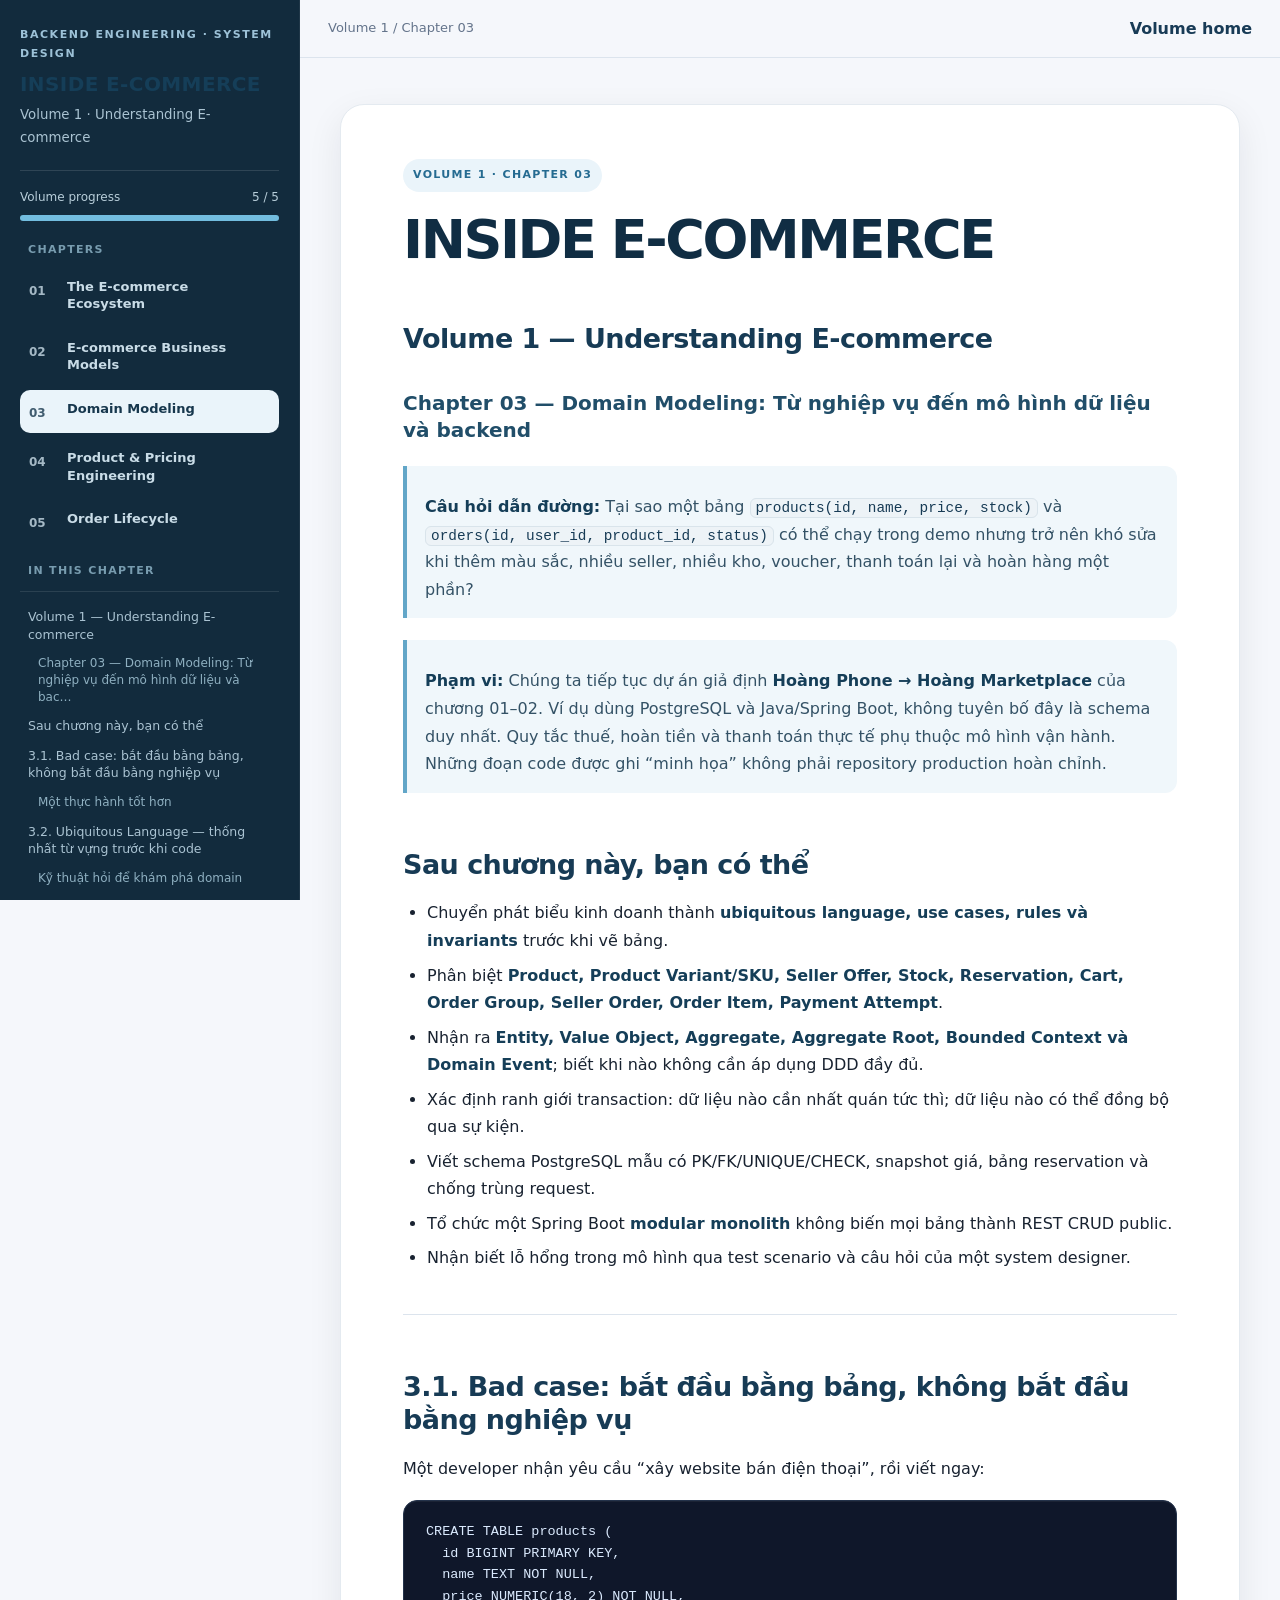
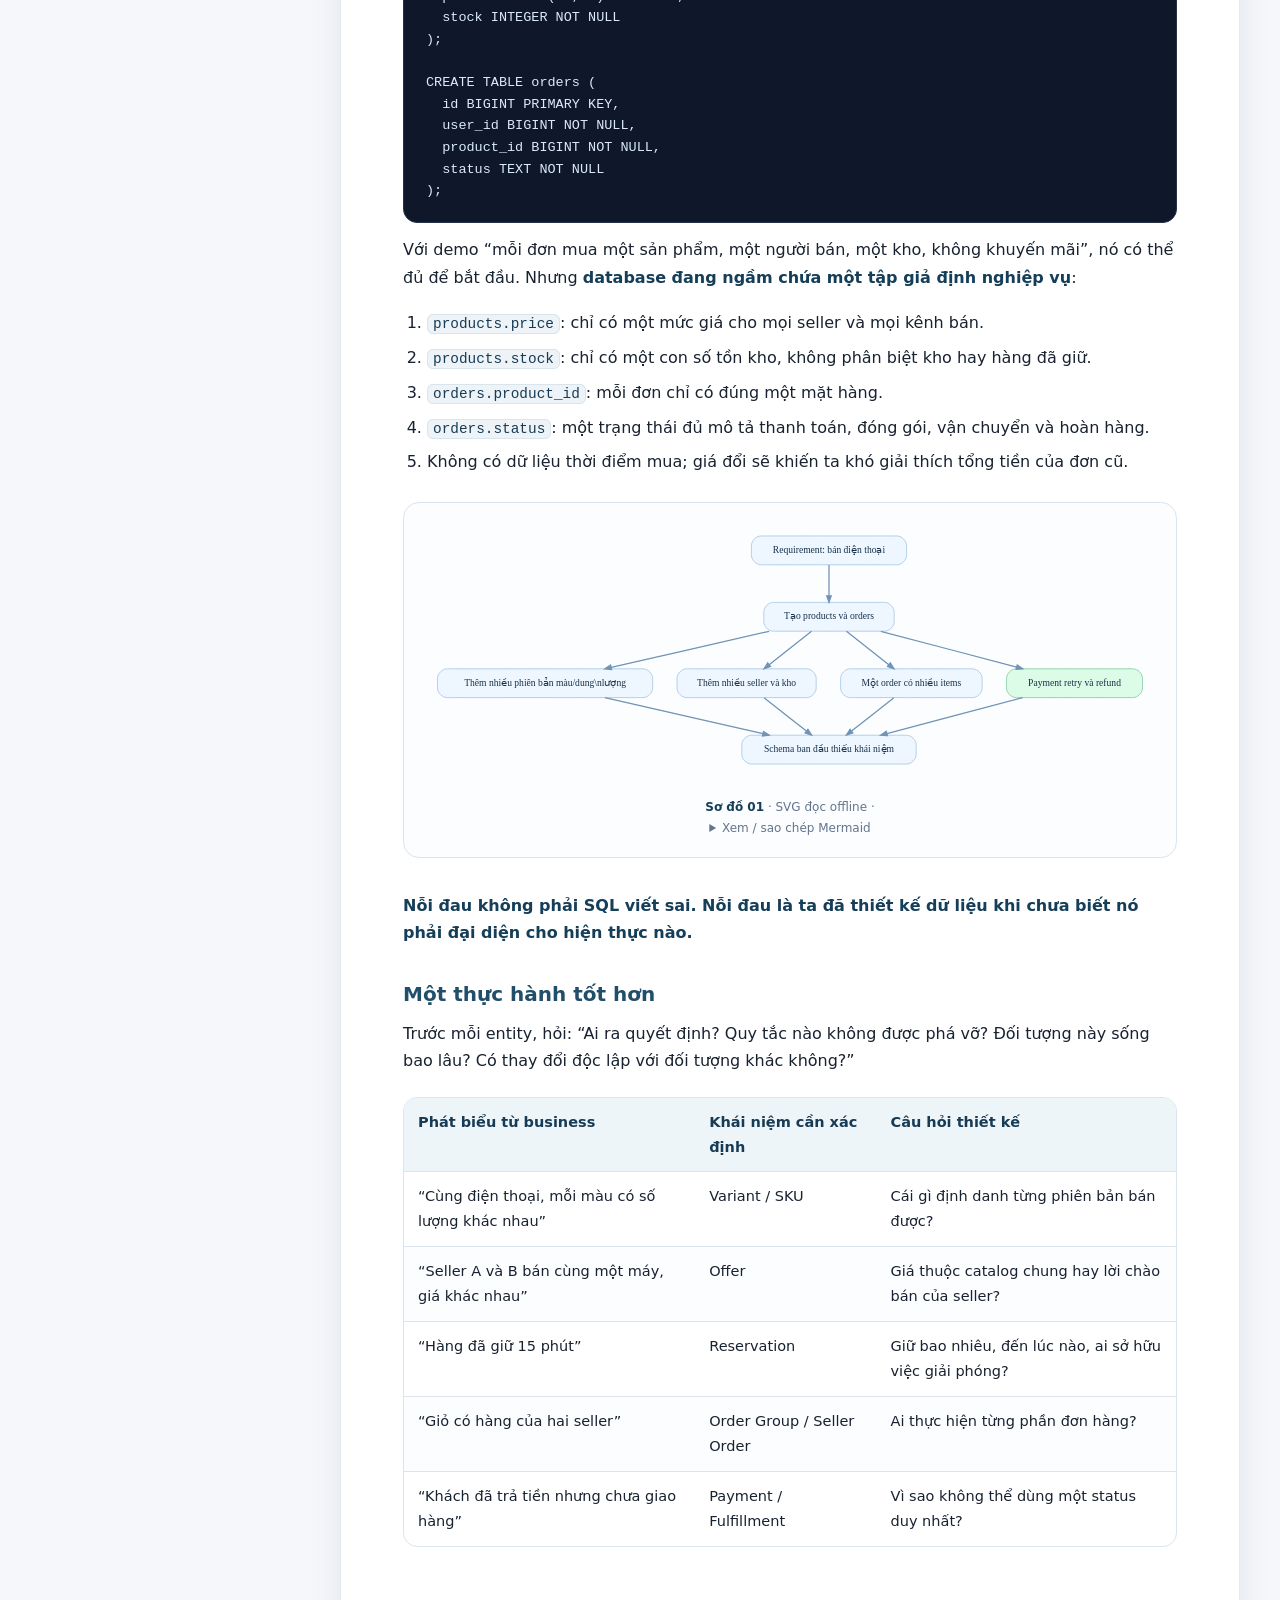
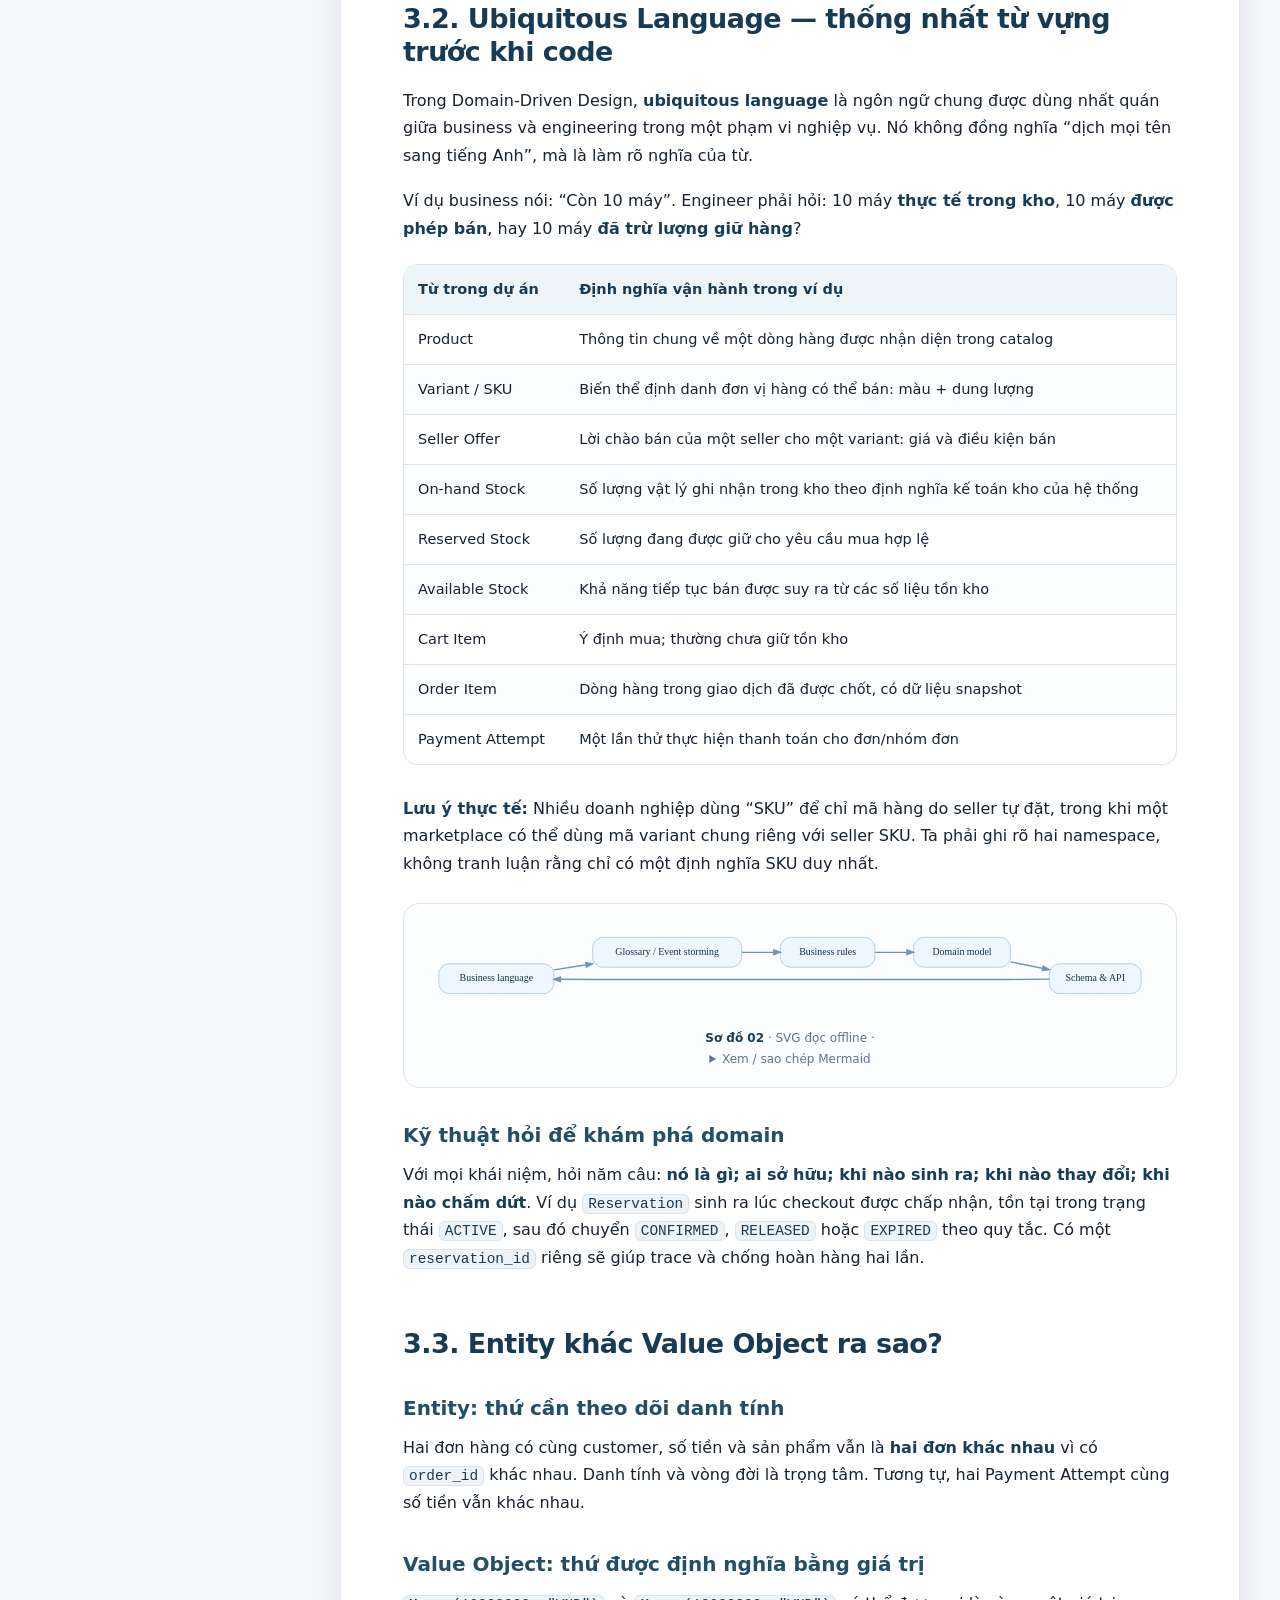
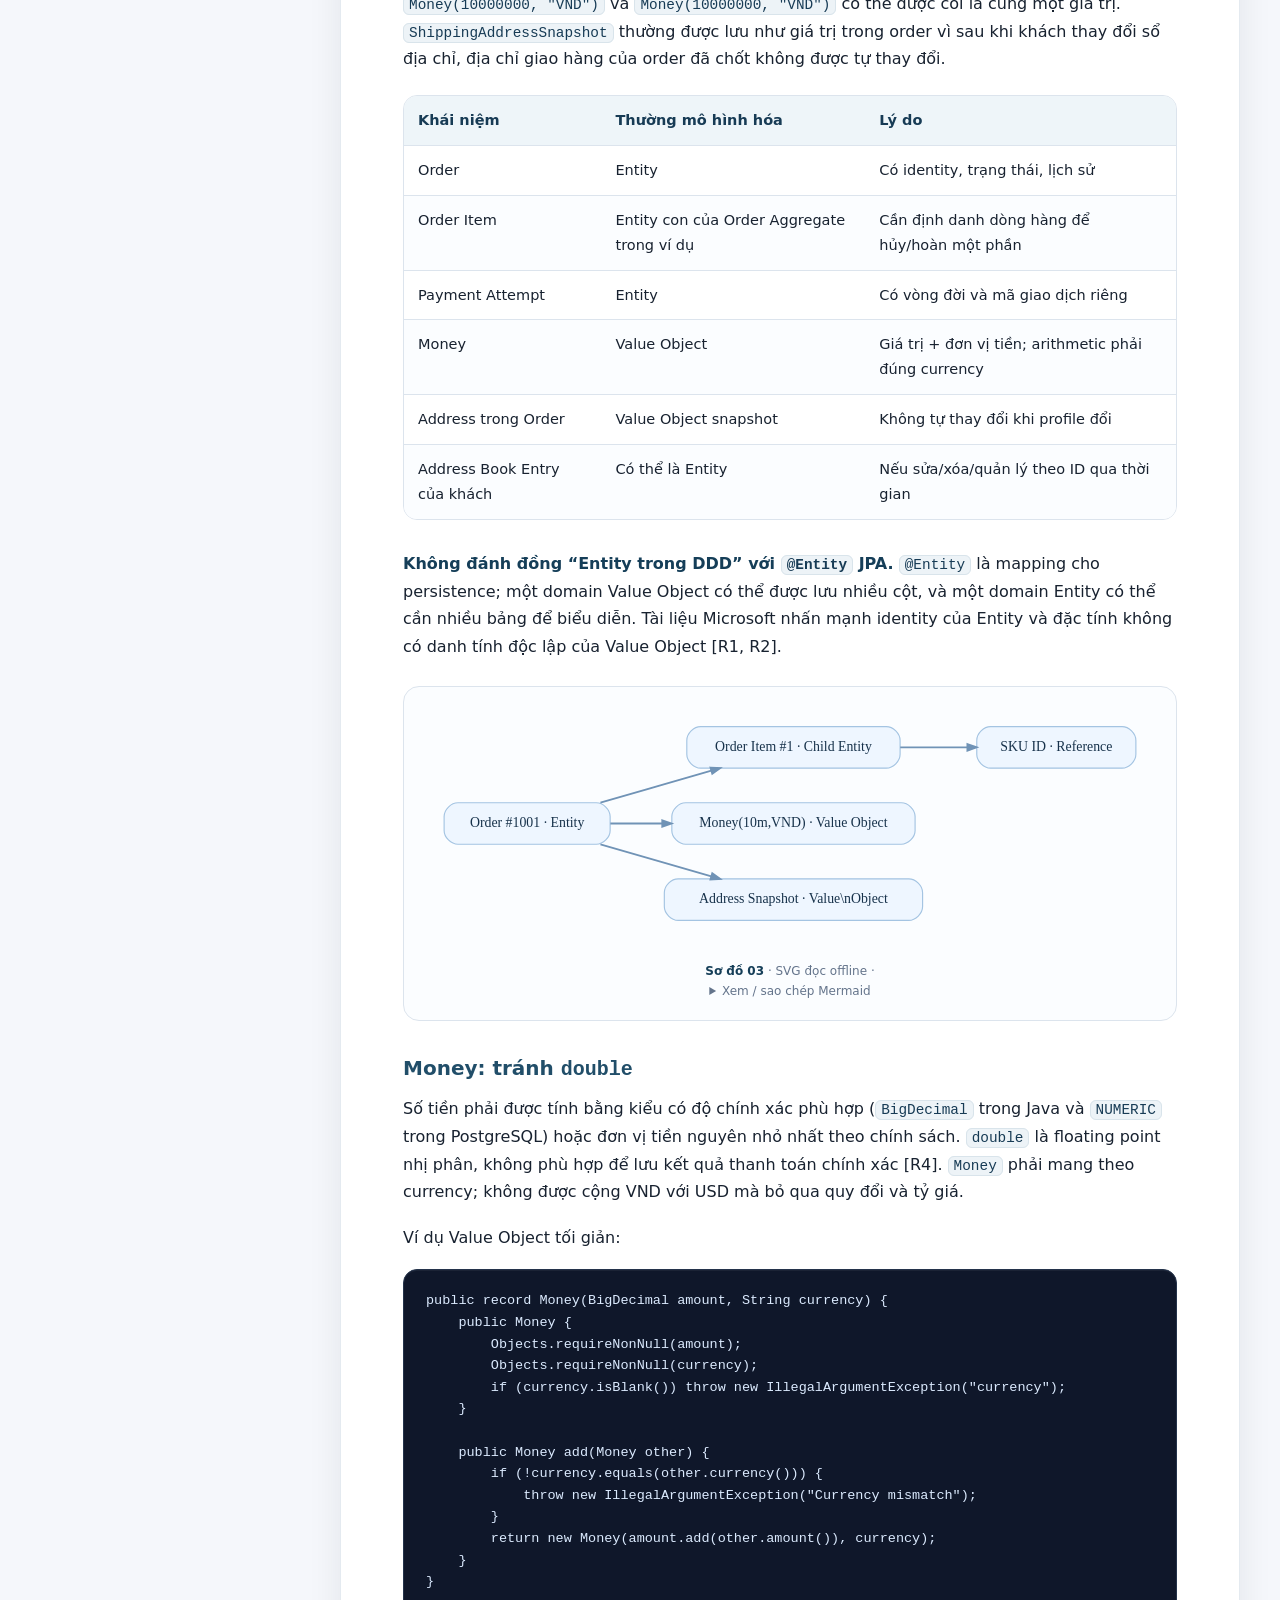
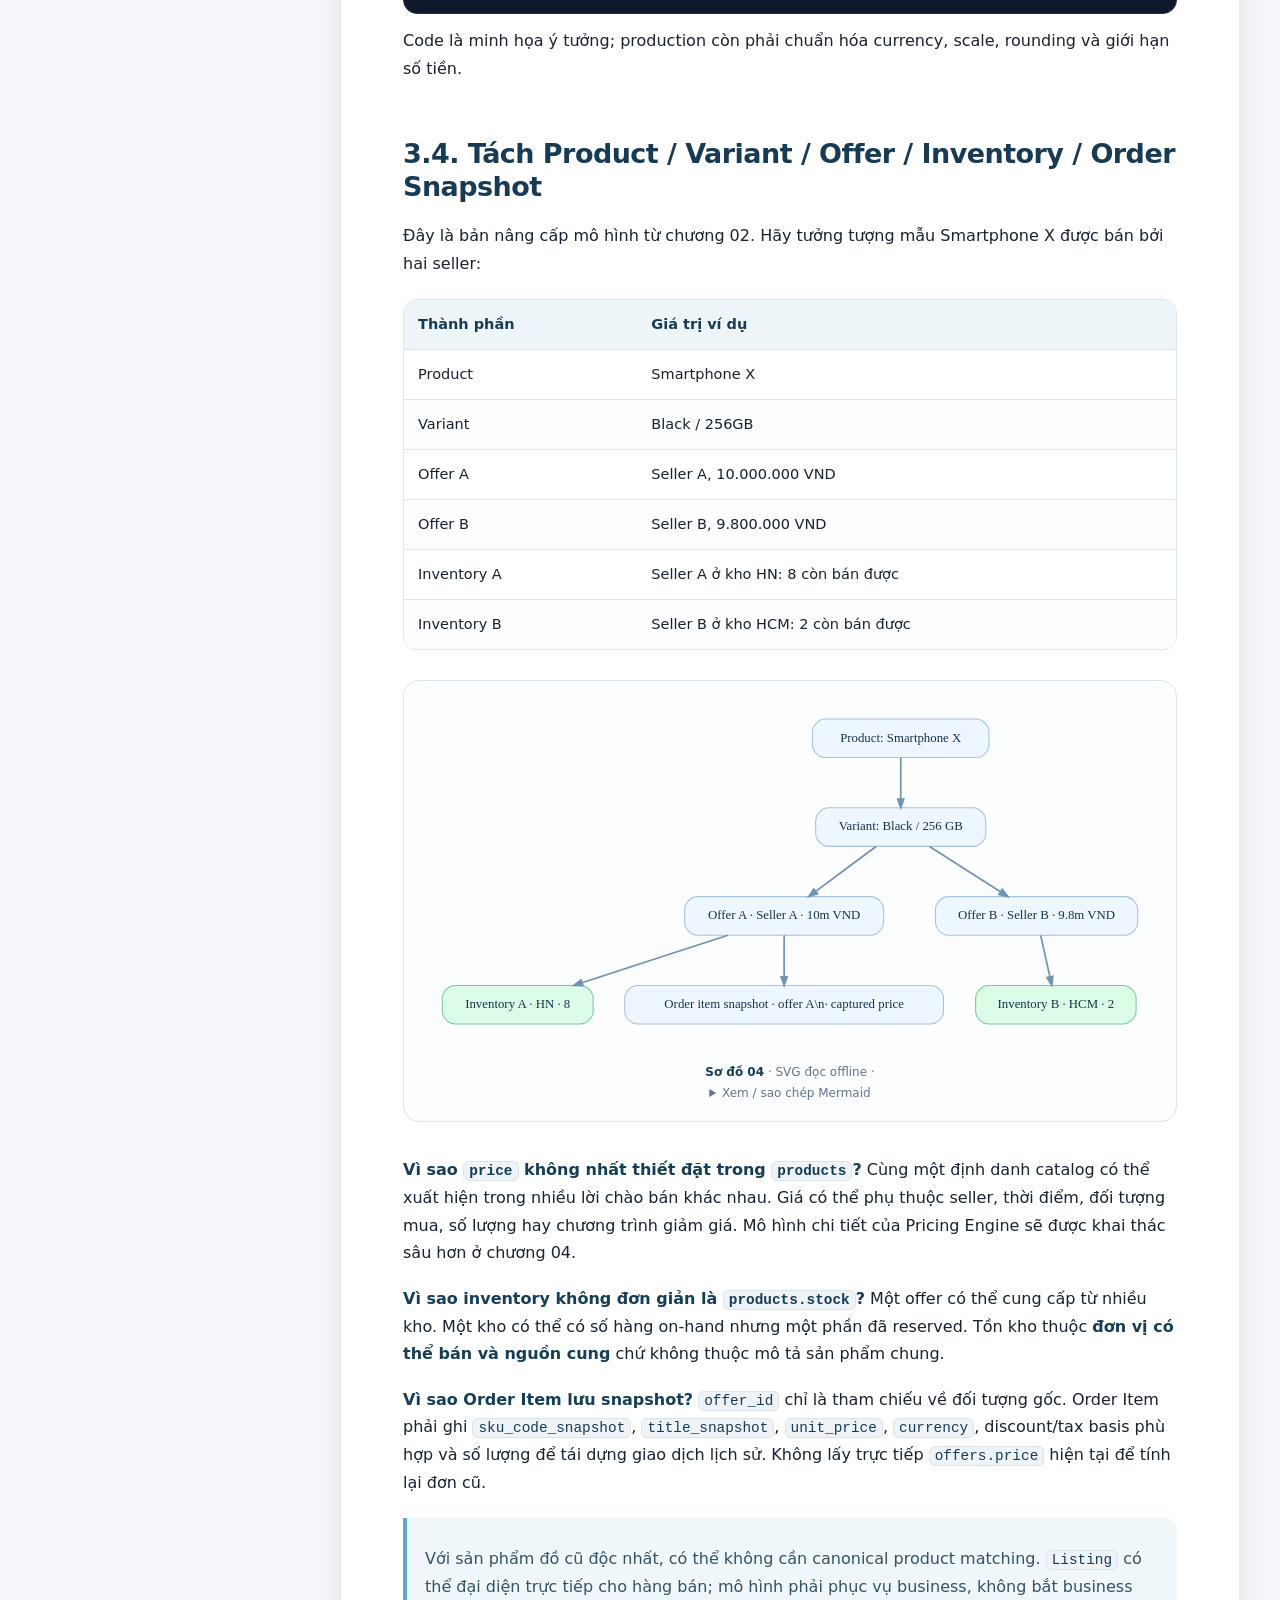
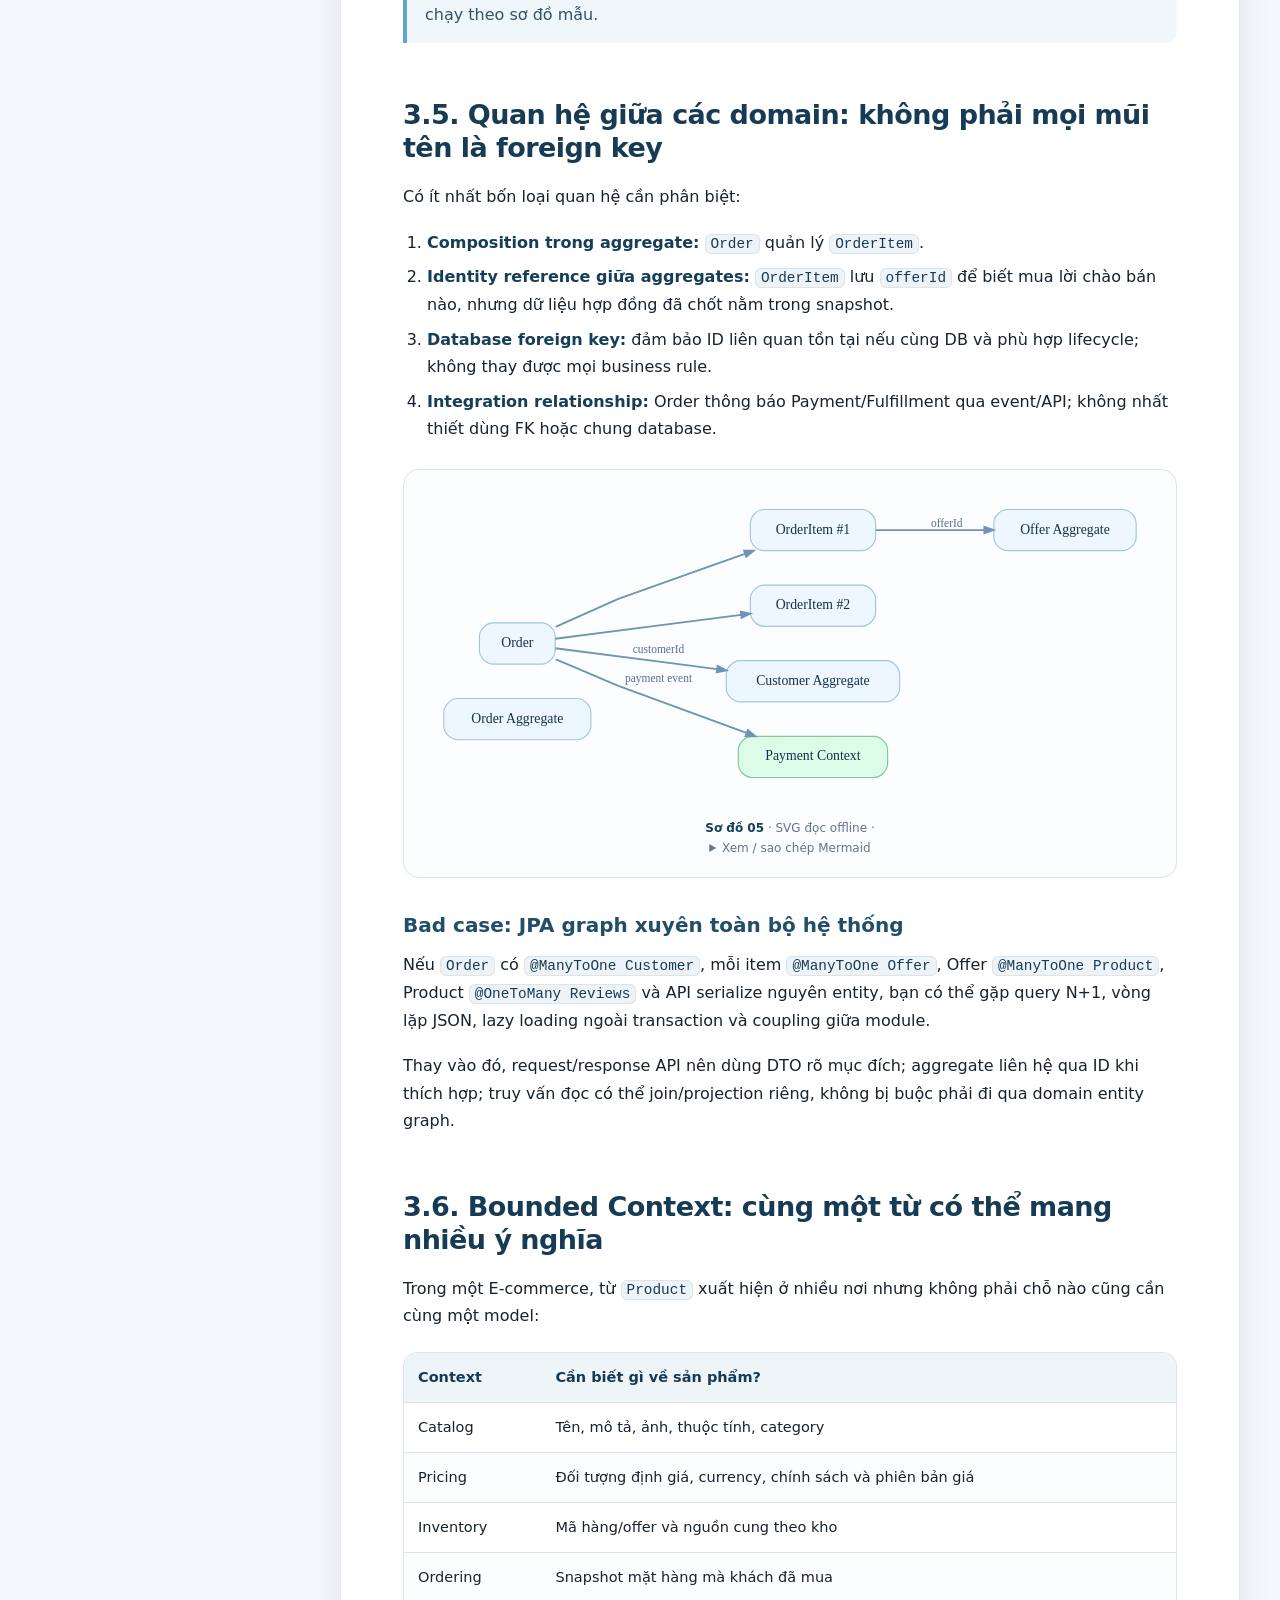
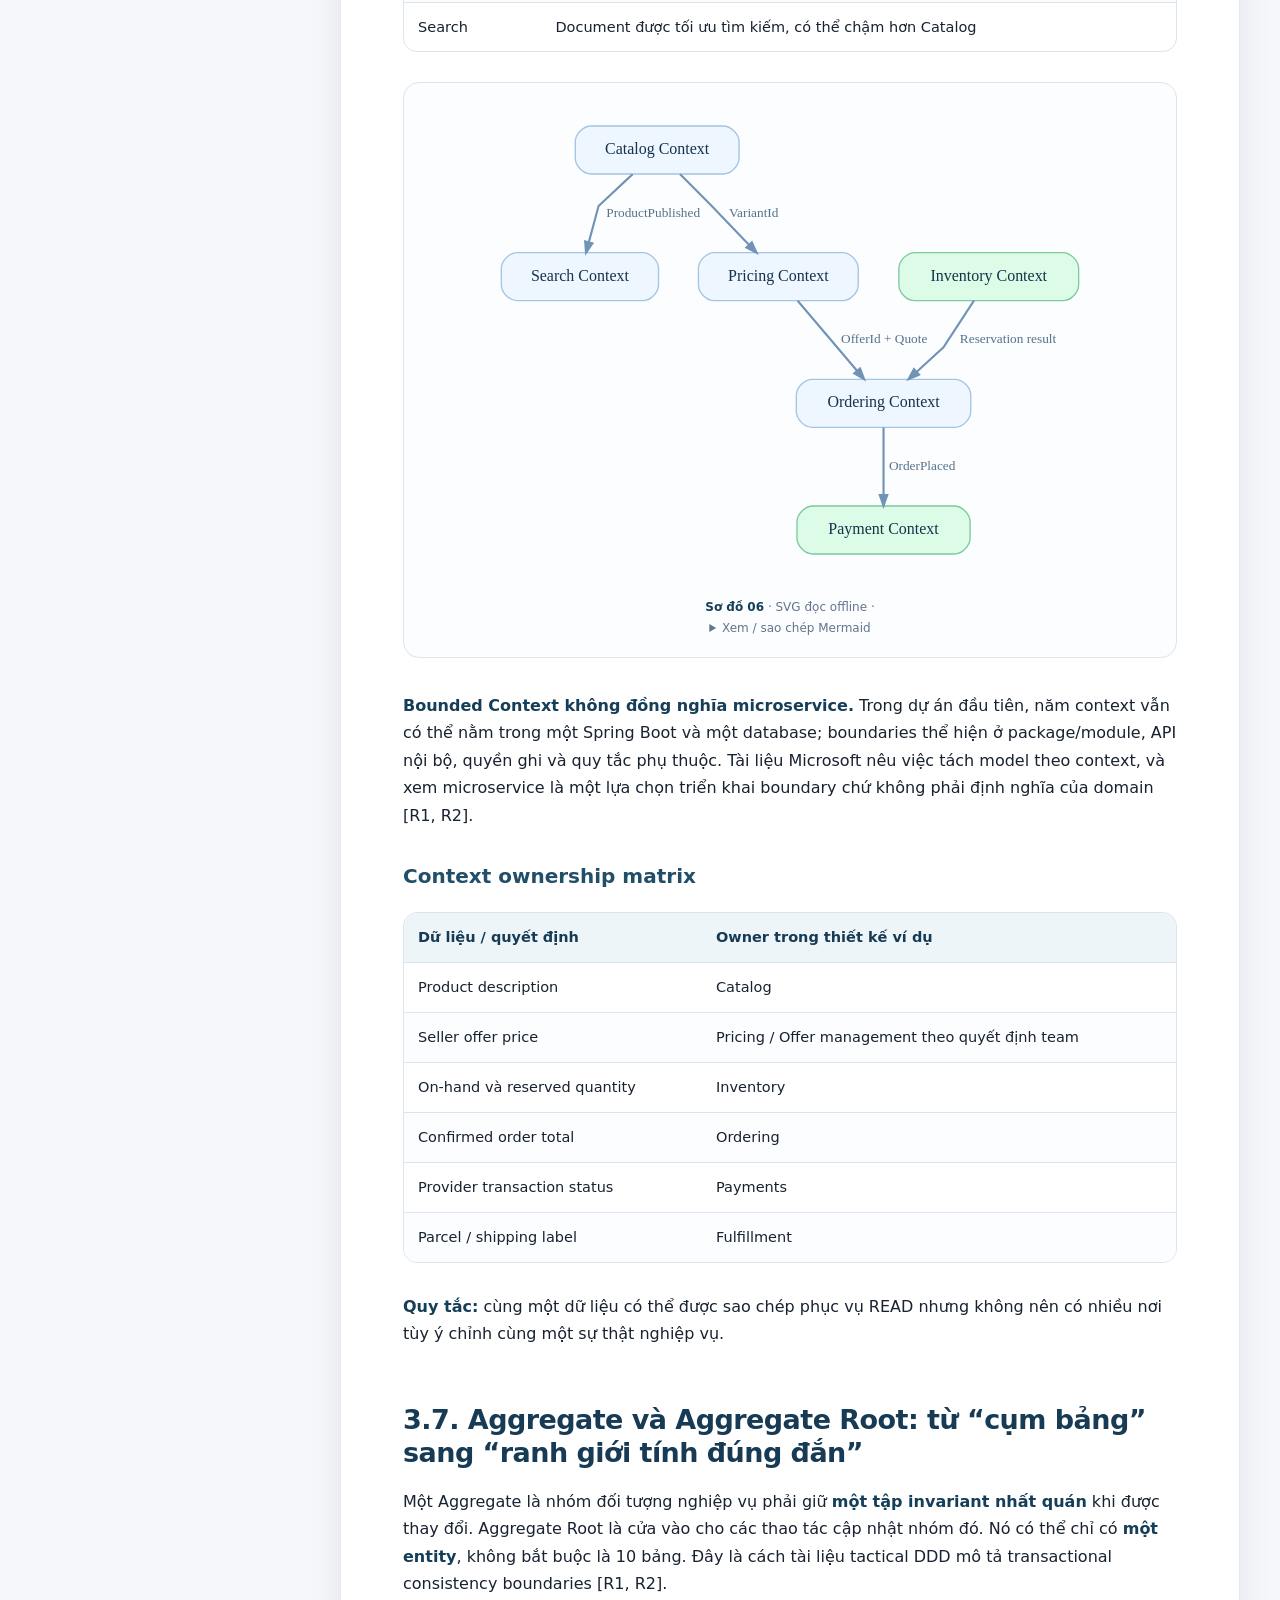
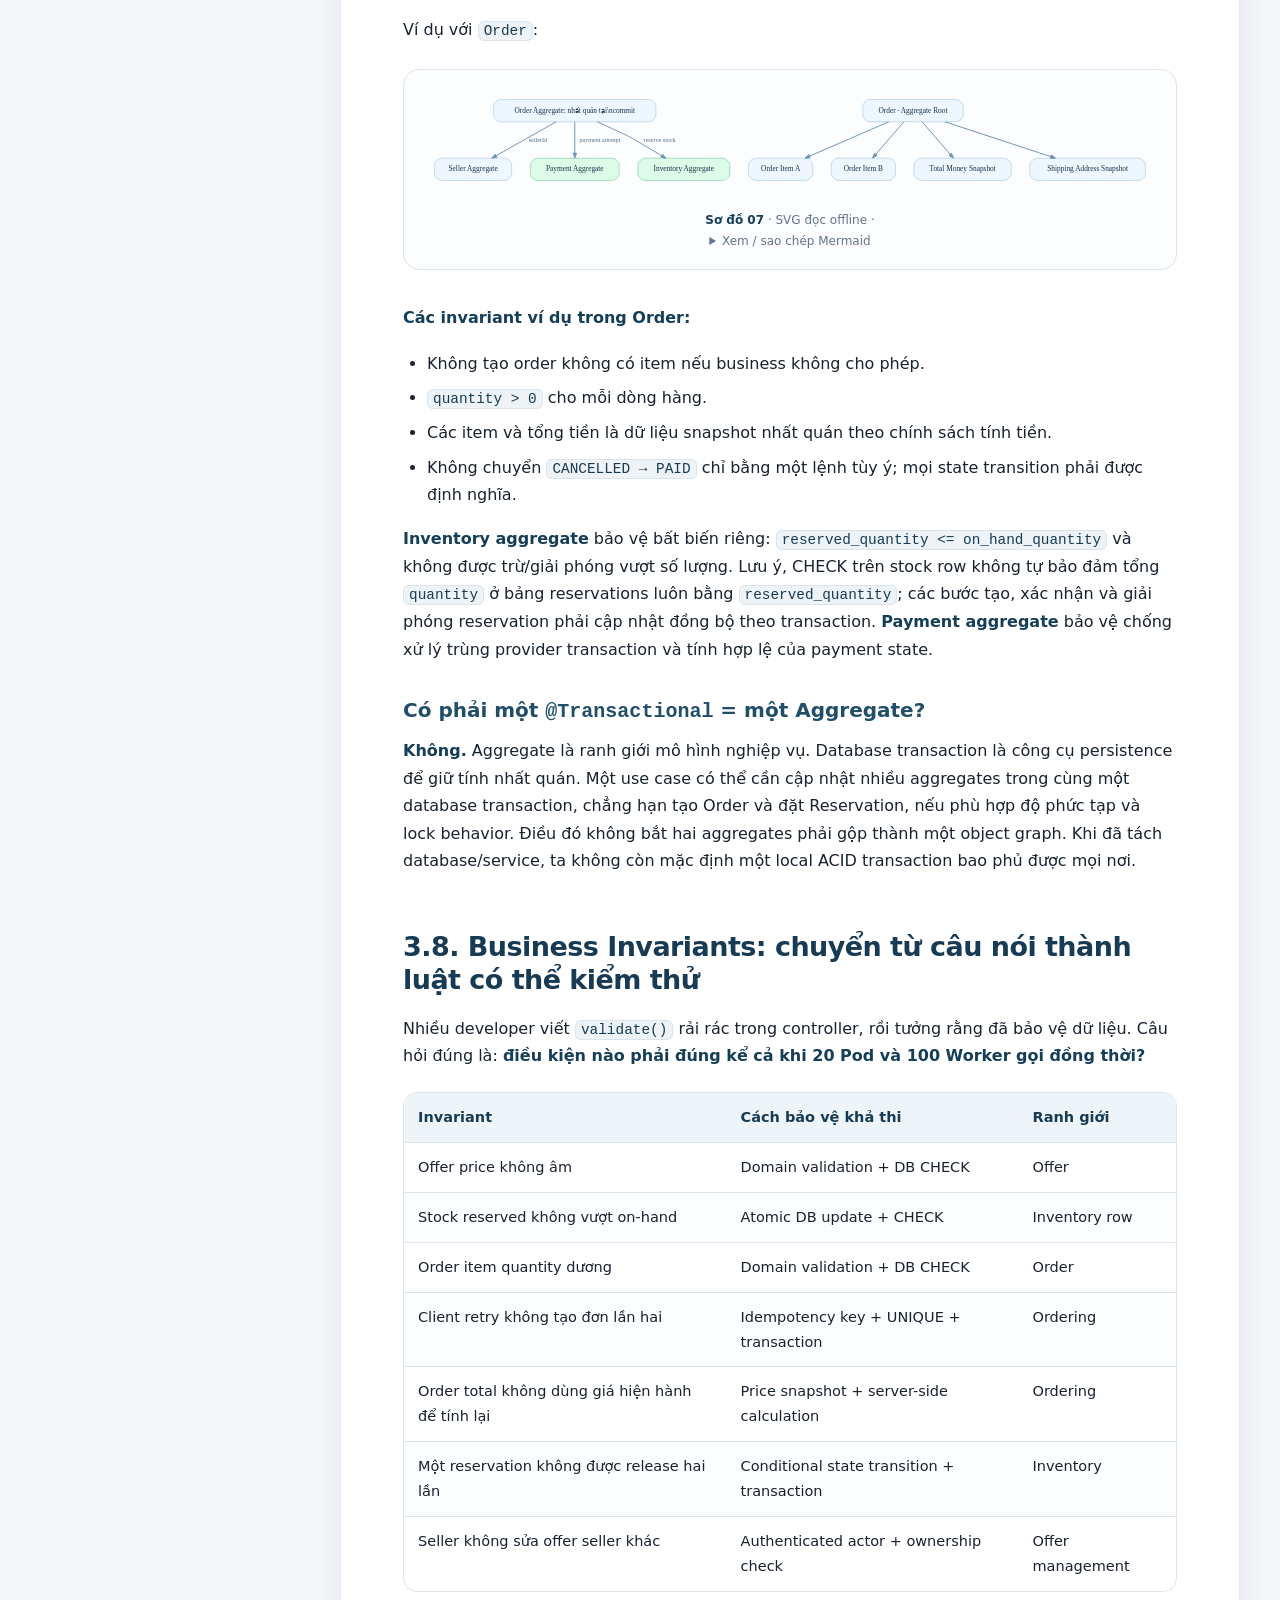
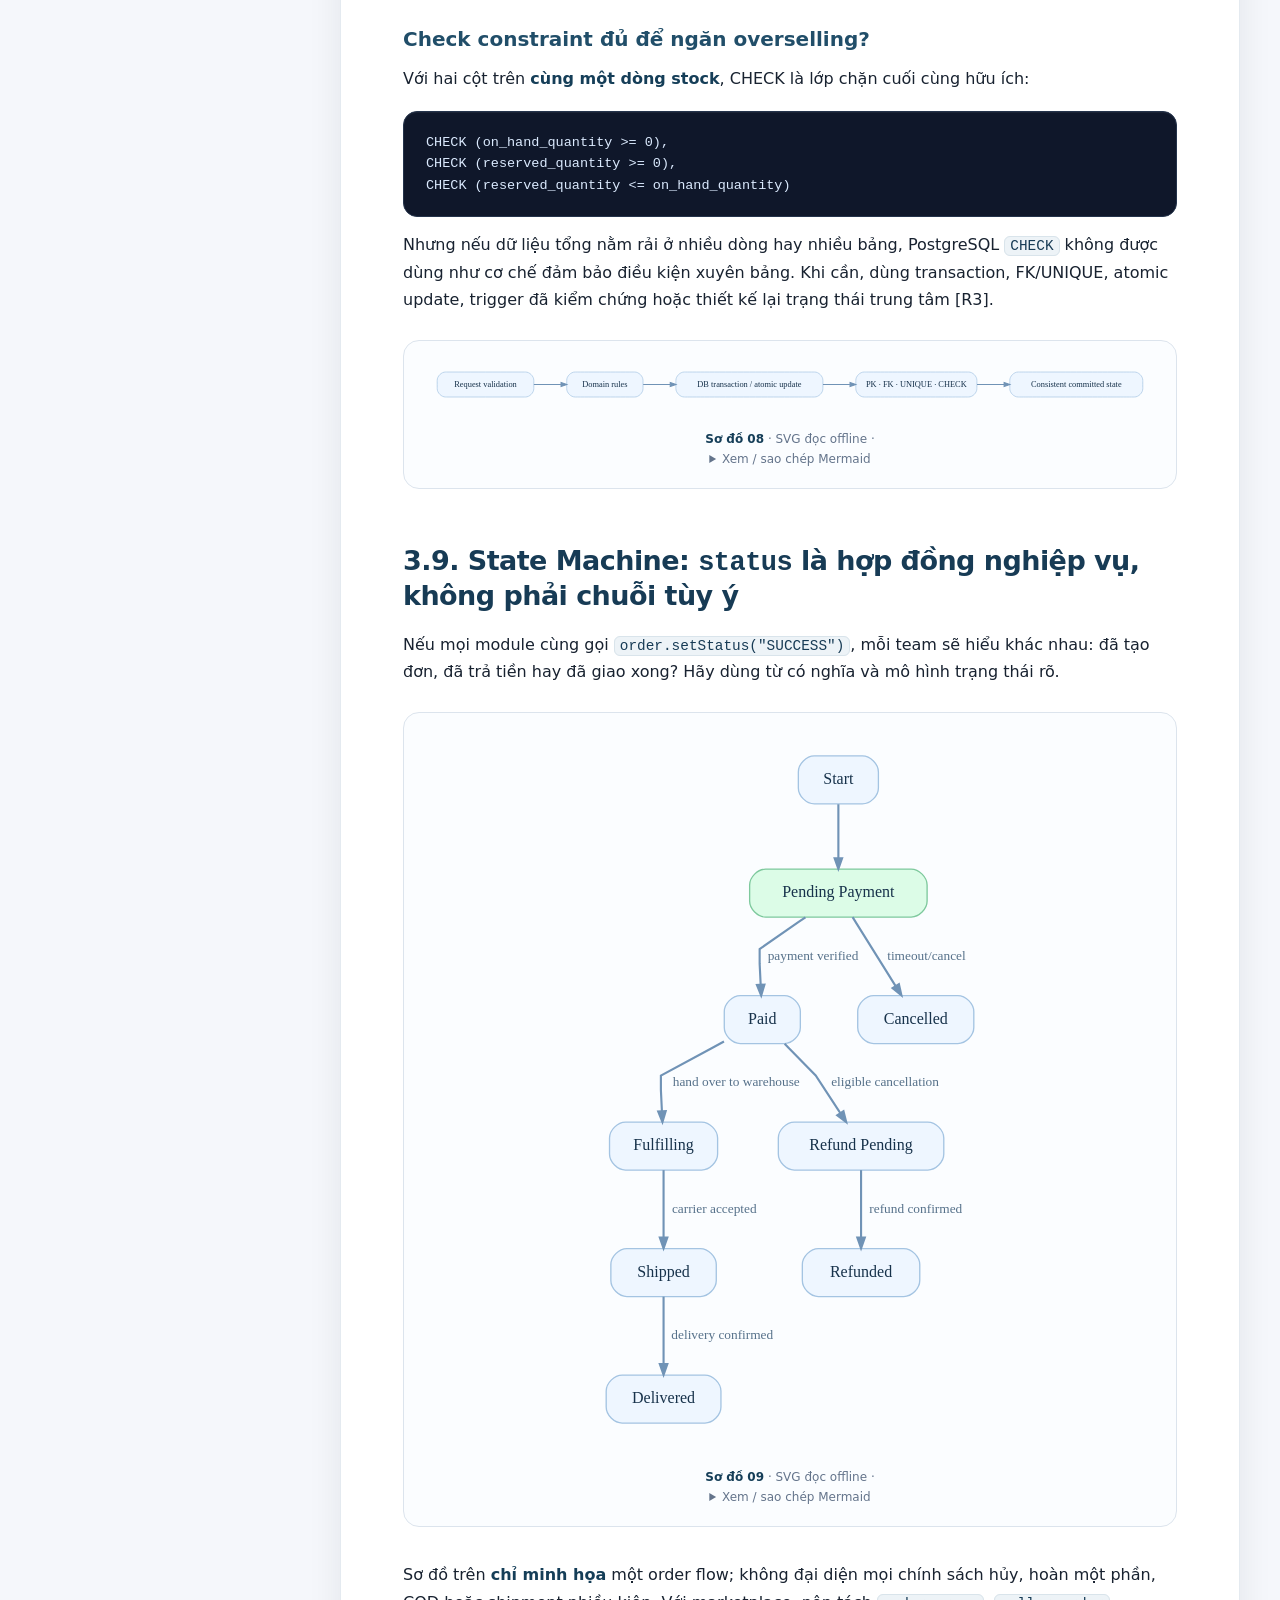
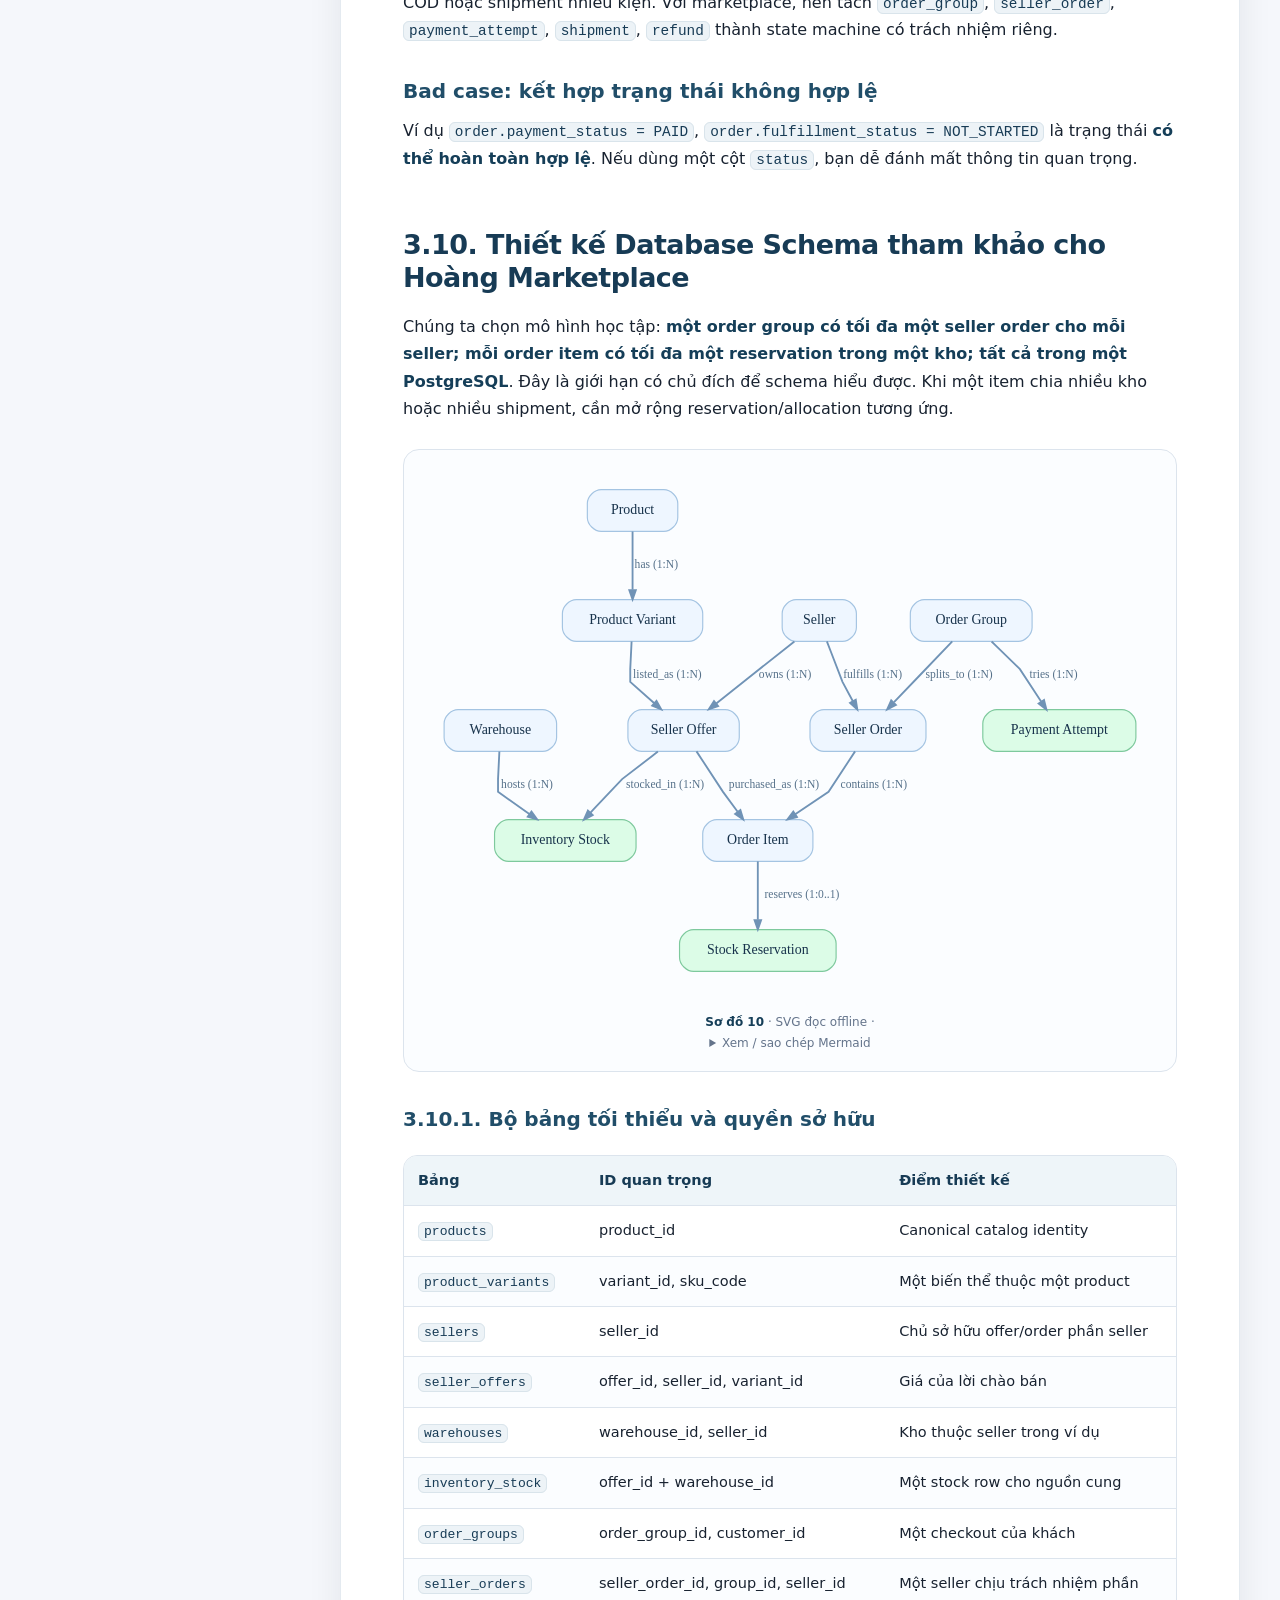
<file: volume-01/chapter-03-domain-modeling.html>
<!doctype html><html lang="vi"><head><meta charset="utf-8"><meta name="viewport" content="width=device-width,initial-scale=1"><meta name="description" content="Inside E-commerce Volume 1 Chapter 03 — Domain Modeling"><title>Inside E-commerce · Chapter 03 · Domain Modeling</title><link rel="stylesheet" href="assets/reader.css"></head><body><div class="reader-shell"><aside class="sidebar"><a class="brand-link" href="index.html"><span class="kicker">Backend Engineering · System Design</span><strong>INSIDE E-COMMERCE</strong><small>Volume 1 · Understanding E-commerce</small></a><div class="volume-progress"><div class="row"><span>Volume progress</span><span>5 / 5</span></div><div class="progress"><span></span></div></div><div class="nav-label">Chapters</div><div class="chapter-list"><a class="chapter-link " href="chapter-01-ecommerce-ecosystem.html"><b>01</b><span>The E-commerce Ecosystem</span></a><a class="chapter-link " href="chapter-02-ecommerce-business-models.html"><b>02</b><span>E-commerce Business Models</span></a><a class="chapter-link active" href="chapter-03-domain-modeling.html"><b>03</b><span>Domain Modeling</span></a><a class="chapter-link " href="chapter-04-product-pricing.html"><b>04</b><span>Product &amp; Pricing Engineering</span></a><a class="chapter-link " href="chapter-05-order-lifecycle.html"><b>05</b><span>Order Lifecycle</span></a></div><div class="nav-label">In this chapter</div><nav class="toc"><a class="toc-h2" href="#volume-1-understanding-e-commerce">Volume 1 — Understanding E-commerce</a><a class="toc-h3" href="#chapter-03-domain-modeling-t-nghi-p-v-d-n-m-h-nh-d-li-u-v-backend">Chapter 03 — Domain Modeling: Từ nghiệp vụ đến mô hình dữ liệu và bac…</a><a class="toc-h2" href="#sau-ch-ng-n-y-b-n-c-th">Sau chương này, bạn có thể</a><a class="toc-h2" href="#3-1-bad-case-b-t-d-u-b-ng-b-ng-kh-ng-b-t-d-u-b-ng-nghi-p-v">3.1. Bad case: bắt đầu bằng bảng, không bắt đầu bằng nghiệp vụ</a><a class="toc-h3" href="#m-t-th-c-h-nh-t-t-h-n">Một thực hành tốt hơn</a><a class="toc-h2" href="#3-2-ubiquitous-language-th-ng-nh-t-t-v-ng-tr-c-khi-code">3.2. Ubiquitous Language — thống nhất từ vựng trước khi code</a><a class="toc-h3" href="#k-thu-t-h-i-d-kh-m-ph-domain">Kỹ thuật hỏi để khám phá domain</a><a class="toc-h2" href="#3-3-entity-kh-c-value-object-ra-sao">3.3. Entity khác Value Object ra sao?</a><a class="toc-h3" href="#entity-th-c-n-theo-d-i-danh-t-nh">Entity: thứ cần theo dõi danh tính</a><a class="toc-h3" href="#value-object-th-d-c-d-nh-ngh-a-b-ng-gi-tr">Value Object: thứ được định nghĩa bằng giá trị</a><a class="toc-h3" href="#money-tr-nh-double">Money: tránh double</a><a class="toc-h2" href="#3-4-t-ch-product-variant-offer-inventory-order-snapshot">3.4. Tách Product / Variant / Offer / Inventory / Order Snapshot</a><a class="toc-h2" href="#3-5-quan-h-gi-a-c-c-domain-kh-ng-ph-i-m-i-m-i-t-n-l-foreign-key">3.5. Quan hệ giữa các domain: không phải mọi mũi tên là foreign key</a><a class="toc-h3" href="#bad-case-jpa-graph-xuy-n-to-n-b-h-th-ng">Bad case: JPA graph xuyên toàn bộ hệ thống</a><a class="toc-h2" href="#3-6-bounded-context-c-ng-m-t-t-c-th-mang-nhi-u-ngh-a">3.6. Bounded Context: cùng một từ có thể mang nhiều ý nghĩa</a><a class="toc-h3" href="#context-ownership-matrix">Context ownership matrix</a><a class="toc-h2" href="#3-7-aggregate-v-aggregate-root-t-c-m-b-ng-sang-ranh-gi-i-t-nh-d-ng-d-n">3.7. Aggregate và Aggregate Root: từ “cụm bảng” sang “ranh giới tính …</a><a class="toc-h3" href="#c-ph-i-m-t-transactional-m-t-aggregate">Có phải một @Transactional = một Aggregate?</a><a class="toc-h2" href="#3-8-business-invariants-chuy-n-t-c-u-n-i-th-nh-lu-t-c-th-ki-m-th">3.8. Business Invariants: chuyển từ câu nói thành luật có thể kiểm thử</a><a class="toc-h3" href="#check-constraint-d-d-ng-n-overselling">Check constraint đủ để ngăn overselling?</a><a class="toc-h2" href="#3-9-state-machine-status-l-h-p-d-ng-nghi-p-v-kh-ng-ph-i-chu-i-t-y">3.9. State Machine: status là hợp đồng nghiệp vụ, không phải chuỗi tùy ý</a><a class="toc-h3" href="#bad-case-k-t-h-p-tr-ng-th-i-kh-ng-h-p-l">Bad case: kết hợp trạng thái không hợp lệ</a><a class="toc-h2" href="#3-10-thi-t-k-database-schema-tham-kh-o-cho-ho-ng-marketplace">3.10. Thiết kế Database Schema tham khảo cho Hoàng Marketplace</a><a class="toc-h3" href="#3-10-1-b-b-ng-t-i-thi-u-v-quy-n-s-h-u">3.10.1. Bộ bảng tối thiểu và quyền sở hữu</a><a class="toc-h3" href="#3-10-2-sql-c-th-ki-m-tra-trong-postgresql">3.10.2. SQL có thể kiểm tra trong PostgreSQL</a><a class="toc-h3" href="#3-10-3-gi-ch-t-trong-order-item">3.10.3. Giá chốt trong Order Item</a><a class="toc-h2" href="#3-11-transaction-boundary-trong-use-case-placeorder">3.11. Transaction Boundary trong use case PlaceOrder</a><a class="toc-h3" href="#ranh-gi-i-nguy-n-t-n-u-order-v-inventory-c-ng-db">Ranh giới nguyên tử nếu Order và Inventory cùng DB</a><a class="toc-h3" href="#khi-n-o-kh-ng-n-n-g-p-v-o-m-t-aggregate">Khi nào không nên gộp vào một Aggregate?</a><a class="toc-h2" href="#3-12-modular-monolith-trong-spring-boot">3.12. Modular Monolith trong Spring Boot</a><a class="toc-h3" href="#java-domain-v-d-kh-ng-cho-ai-t-y-d-i-tr-ng-th-i">Java Domain ví dụ: không cho ai tùy ý đổi trạng thái</a><a class="toc-h2" href="#3-13-domain-events-th-g-d-x-y-ra-kh-ng-ph-i-m-t-l-nh-sql">3.13. Domain Events: thứ gì đã xảy ra, không phải một lệnh SQL</a><a class="toc-h2" href="#3-14-failure-scenarios-domain-model-t-t-gi-p-ph-t-hi-n-l-i-tr-c-khi-scale">3.14. Failure scenarios: domain model tốt giúp phát hiện lỗi trước kh…</a><a class="toc-h3" href="#quiz-ph-n-bi-t-l-i-v-model-v-l-i-v-infrastructure">Quiz phân biệt lỗi về model và lỗi về infrastructure</a><a class="toc-h2" href="#3-15-engineering-lab-t-schema-ng-y-th-d-n-domain-c-th-ki-m-ch-ng">3.15. Engineering Lab — từ schema ngây thơ đến domain có thể kiểm chứng</a><a class="toc-h3" href="#di-u-ki-n-d-u-v-o">Điều kiện đầu vào</a><a class="toc-h3" href="#lab-a-v-context-map">Lab A — Vẽ context map</a><a class="toc-h3" href="#lab-b-ch-y-sql-m-u">Lab B — Chạy SQL mẫu</a><a class="toc-h3" href="#lab-c-concurrency-test">Lab C — Concurrency test</a><a class="toc-h3" href="#lab-d-state-transition-test">Lab D — State transition test</a><a class="toc-h3" href="#lab-e-architecture-review">Lab E — Architecture review</a><a class="toc-h3" href="#checklist-ho-n-th-nh-ch-ng">Checklist hoàn thành chương</a><a class="toc-h2" href="#knowledge-map">Knowledge Map</a><a class="toc-h2" href="#key-takeaways">Key Takeaways</a><a class="toc-h2" href="#t-i-li-u-tham-kh-o-v-gi-i-h-n-p-d-ng">Tài liệu tham khảo và giới hạn áp dụng</a></nav></aside><section class="content-wrap"><header class="topbar"><button class="menu-btn" aria-label="Mở mục lục">☰</button><div class="crumb">Volume 1 / Chapter 03</div><a href="index.html">Volume home</a></header><article><div class="eyebrow">VOLUME 1 · CHAPTER 03</div><h1 id="inside-e-commerce">INSIDE E-COMMERCE</h1>
<h2 id="volume-1-understanding-e-commerce">Volume 1 — Understanding E-commerce</h2>
<h3 id="chapter-03-domain-modeling-t-nghi-p-v-d-n-m-h-nh-d-li-u-v-backend">Chapter 03 — Domain Modeling: Từ nghiệp vụ đến mô hình dữ liệu và backend</h3>
<blockquote>
<p><strong>Câu hỏi dẫn đường:</strong> Tại sao một bảng <code>products(id, name, price, stock)</code> và <code>orders(id, user_id, product_id, status)</code> có thể chạy trong demo nhưng trở nên khó sửa khi thêm màu sắc, nhiều seller, nhiều kho, voucher, thanh toán lại và hoàn hàng một phần?</p>
</blockquote>
<blockquote>
<p><strong>Phạm vi:</strong> Chúng ta tiếp tục dự án giả định <strong>Hoàng Phone → Hoàng Marketplace</strong> của chương 01–02. Ví dụ dùng PostgreSQL và Java/Spring Boot, không tuyên bố đây là schema duy nhất. Quy tắc thuế, hoàn tiền và thanh toán thực tế phụ thuộc mô hình vận hành. Những đoạn code được ghi “minh họa” không phải repository production hoàn chỉnh.</p>
</blockquote>
<h2 id="sau-ch-ng-n-y-b-n-c-th">Sau chương này, bạn có thể</h2>
<ul>
<li>Chuyển phát biểu kinh doanh thành <strong>ubiquitous language, use cases, rules và invariants</strong> trước khi vẽ bảng.</li>
<li>Phân biệt <strong>Product, Product Variant/SKU, Seller Offer, Stock, Reservation, Cart, Order Group, Seller Order, Order Item, Payment Attempt</strong>.</li>
<li>Nhận ra <strong>Entity, Value Object, Aggregate, Aggregate Root, Bounded Context và Domain Event</strong>; biết khi nào không cần áp dụng DDD đầy đủ.</li>
<li>Xác định ranh giới transaction: dữ liệu nào cần nhất quán tức thì; dữ liệu nào có thể đồng bộ qua sự kiện.</li>
<li>Viết schema PostgreSQL mẫu có PK/FK/UNIQUE/CHECK, snapshot giá, bảng reservation và chống trùng request.</li>
<li>Tổ chức một Spring Boot <strong>modular monolith</strong> không biến mọi bảng thành REST CRUD public.</li>
<li>Nhận biết lỗ hổng trong mô hình qua test scenario và câu hỏi của một system designer.</li>
</ul>
<hr/>
<h2 id="3-1-bad-case-b-t-d-u-b-ng-b-ng-kh-ng-b-t-d-u-b-ng-nghi-p-v">3.1. Bad case: bắt đầu bằng bảng, không bắt đầu bằng nghiệp vụ</h2>
<p>Một developer nhận yêu cầu “xây website bán điện thoại”, rồi viết ngay:</p>
<pre><code class="language-sql">CREATE TABLE products (
  id BIGINT PRIMARY KEY,
  name TEXT NOT NULL,
  price NUMERIC(18, 2) NOT NULL,
  stock INTEGER NOT NULL
);

CREATE TABLE orders (
  id BIGINT PRIMARY KEY,
  user_id BIGINT NOT NULL,
  product_id BIGINT NOT NULL,
  status TEXT NOT NULL
);
</code></pre>
<p>Với demo “mỗi đơn mua một sản phẩm, một người bán, một kho, không khuyến mãi”, nó có thể đủ để bắt đầu. Nhưng <strong>database đang ngầm chứa một tập giả định nghiệp vụ</strong>:</p>
<ol>
<li><code>products.price</code>: chỉ có một mức giá cho mọi seller và mọi kênh bán.</li>
<li><code>products.stock</code>: chỉ có một con số tồn kho, không phân biệt kho hay hàng đã giữ.</li>
<li><code>orders.product_id</code>: mỗi đơn chỉ có đúng một mặt hàng.</li>
<li><code>orders.status</code>: một trạng thái đủ mô tả thanh toán, đóng gói, vận chuyển và hoàn hàng.</li>
<li>Không có dữ liệu thời điểm mua; giá đổi sẽ khiến ta khó giải thích tổng tiền của đơn cũ.</li>
</ol>
<figure class="diagram"><a href="assets/chapter-03/diagram-01.svg" rel="noopener noreferrer" target="_blank" title="Mở sơ đồ SVG"><img alt="Sơ đồ kỹ thuật 01" loading="lazy" src="assets/chapter-03/diagram-01.svg"/></a><figcaption><strong>Sơ đồ 01</strong> · SVG đọc offline · <details><summary>Xem / sao chép Mermaid</summary><pre>flowchart TD
    R["Requirement: bán điện thoại"] --&gt; T["Tạo products và orders"]
    T --&gt; A["Thêm nhiều phiên bản màu/dung lượng"]
    T --&gt; B["Thêm nhiều seller và kho"]
    T --&gt; C["Một order có nhiều items"]
    T --&gt; D["Payment retry và refund"]
    A --&gt; E["Schema ban đầu thiếu khái niệm"]
    B --&gt; E
    C --&gt; E
    D --&gt; E
</pre></details></figcaption></figure>
<p><strong>Nỗi đau không phải SQL viết sai. Nỗi đau là ta đã thiết kế dữ liệu khi chưa biết nó phải đại diện cho hiện thực nào.</strong></p>
<h3 id="m-t-th-c-h-nh-t-t-h-n">Một thực hành tốt hơn</h3>
<p>Trước mỗi entity, hỏi: “Ai ra quyết định? Quy tắc nào không được phá vỡ? Đối tượng này sống bao lâu? Có thay đổi độc lập với đối tượng khác không?”</p>
<table>
<thead>
<tr>
<th>Phát biểu từ business</th>
<th>Khái niệm cần xác định</th>
<th>Câu hỏi thiết kế</th>
</tr>
</thead>
<tbody>
<tr>
<td>“Cùng điện thoại, mỗi màu có số lượng khác nhau”</td>
<td>Variant / SKU</td>
<td>Cái gì định danh từng phiên bản bán được?</td>
</tr>
<tr>
<td>“Seller A và B bán cùng một máy, giá khác nhau”</td>
<td>Offer</td>
<td>Giá thuộc catalog chung hay lời chào bán của seller?</td>
</tr>
<tr>
<td>“Hàng đã giữ 15 phút”</td>
<td>Reservation</td>
<td>Giữ bao nhiêu, đến lúc nào, ai sở hữu việc giải phóng?</td>
</tr>
<tr>
<td>“Giỏ có hàng của hai seller”</td>
<td>Order Group / Seller Order</td>
<td>Ai thực hiện từng phần đơn hàng?</td>
</tr>
<tr>
<td>“Khách đã trả tiền nhưng chưa giao hàng”</td>
<td>Payment / Fulfillment</td>
<td>Vì sao không thể dùng một status duy nhất?</td>
</tr>
</tbody>
</table>
<h2 id="3-2-ubiquitous-language-th-ng-nh-t-t-v-ng-tr-c-khi-code">3.2. Ubiquitous Language — thống nhất từ vựng trước khi code</h2>
<p>Trong Domain-Driven Design, <strong>ubiquitous language</strong> là ngôn ngữ chung được dùng nhất quán giữa business và engineering trong một phạm vi nghiệp vụ. Nó không đồng nghĩa “dịch mọi tên sang tiếng Anh”, mà là làm rõ nghĩa của từ.</p>
<p>Ví dụ business nói: “Còn 10 máy”. Engineer phải hỏi: 10 máy <strong>thực tế trong kho</strong>, 10 máy <strong>được phép bán</strong>, hay 10 máy <strong>đã trừ lượng giữ hàng</strong>?</p>
<table>
<thead>
<tr>
<th>Từ trong dự án</th>
<th>Định nghĩa vận hành trong ví dụ</th>
</tr>
</thead>
<tbody>
<tr>
<td>Product</td>
<td>Thông tin chung về một dòng hàng được nhận diện trong catalog</td>
</tr>
<tr>
<td>Variant / SKU</td>
<td>Biến thể định danh đơn vị hàng có thể bán: màu + dung lượng</td>
</tr>
<tr>
<td>Seller Offer</td>
<td>Lời chào bán của một seller cho một variant: giá và điều kiện bán</td>
</tr>
<tr>
<td>On-hand Stock</td>
<td>Số lượng vật lý ghi nhận trong kho theo định nghĩa kế toán kho của hệ thống</td>
</tr>
<tr>
<td>Reserved Stock</td>
<td>Số lượng đang được giữ cho yêu cầu mua hợp lệ</td>
</tr>
<tr>
<td>Available Stock</td>
<td>Khả năng tiếp tục bán được suy ra từ các số liệu tồn kho</td>
</tr>
<tr>
<td>Cart Item</td>
<td>Ý định mua; thường chưa giữ tồn kho</td>
</tr>
<tr>
<td>Order Item</td>
<td>Dòng hàng trong giao dịch đã được chốt, có dữ liệu snapshot</td>
</tr>
<tr>
<td>Payment Attempt</td>
<td>Một lần thử thực hiện thanh toán cho đơn/nhóm đơn</td>
</tr>
</tbody>
</table>
<p><strong>Lưu ý thực tế:</strong> Nhiều doanh nghiệp dùng “SKU” để chỉ mã hàng do seller tự đặt, trong khi một marketplace có thể dùng mã variant chung riêng với seller SKU. Ta phải ghi rõ hai namespace, không tranh luận rằng chỉ có một định nghĩa SKU duy nhất.</p>
<figure class="diagram"><a href="assets/chapter-03/diagram-02.svg" rel="noopener noreferrer" target="_blank" title="Mở sơ đồ SVG"><img alt="Sơ đồ kỹ thuật 02" loading="lazy" src="assets/chapter-03/diagram-02.svg"/></a><figcaption><strong>Sơ đồ 02</strong> · SVG đọc offline · <details><summary>Xem / sao chép Mermaid</summary><pre>flowchart LR
    B["Business language"] --&gt; G["Glossary / Event storming"]
    G --&gt; R["Business rules"]
    R --&gt; M["Domain model"]
    M --&gt; DB["Schema &amp; API"]
    DB --&gt; B
</pre></details></figcaption></figure>
<h3 id="k-thu-t-h-i-d-kh-m-ph-domain">Kỹ thuật hỏi để khám phá domain</h3>
<p>Với mọi khái niệm, hỏi năm câu: <strong>nó là gì; ai sở hữu; khi nào sinh ra; khi nào thay đổi; khi nào chấm dứt</strong>. Ví dụ <code>Reservation</code> sinh ra lúc checkout được chấp nhận, tồn tại trong trạng thái <code>ACTIVE</code>, sau đó chuyển <code>CONFIRMED</code>, <code>RELEASED</code> hoặc <code>EXPIRED</code> theo quy tắc. Có một <code>reservation_id</code> riêng sẽ giúp trace và chống hoàn hàng hai lần.</p>
<h2 id="3-3-entity-kh-c-value-object-ra-sao">3.3. Entity khác Value Object ra sao?</h2>
<h3 id="entity-th-c-n-theo-d-i-danh-t-nh">Entity: thứ cần theo dõi danh tính</h3>
<p>Hai đơn hàng có cùng customer, số tiền và sản phẩm vẫn là <strong>hai đơn khác nhau</strong> vì có <code>order_id</code> khác nhau. Danh tính và vòng đời là trọng tâm. Tương tự, hai Payment Attempt cùng số tiền vẫn khác nhau.</p>
<h3 id="value-object-th-d-c-d-nh-ngh-a-b-ng-gi-tr">Value Object: thứ được định nghĩa bằng giá trị</h3>
<p><code>Money(10000000, "VND")</code> và <code>Money(10000000, "VND")</code> có thể được coi là cùng một giá trị. <code>ShippingAddressSnapshot</code> thường được lưu như giá trị trong order vì sau khi khách thay đổi sổ địa chỉ, địa chỉ giao hàng của order đã chốt không được tự thay đổi.</p>
<table>
<thead>
<tr>
<th>Khái niệm</th>
<th>Thường mô hình hóa</th>
<th>Lý do</th>
</tr>
</thead>
<tbody>
<tr>
<td>Order</td>
<td>Entity</td>
<td>Có identity, trạng thái, lịch sử</td>
</tr>
<tr>
<td>Order Item</td>
<td>Entity con của Order Aggregate trong ví dụ</td>
<td>Cần định danh dòng hàng để hủy/hoàn một phần</td>
</tr>
<tr>
<td>Payment Attempt</td>
<td>Entity</td>
<td>Có vòng đời và mã giao dịch riêng</td>
</tr>
<tr>
<td>Money</td>
<td>Value Object</td>
<td>Giá trị + đơn vị tiền; arithmetic phải đúng currency</td>
</tr>
<tr>
<td>Address trong Order</td>
<td>Value Object snapshot</td>
<td>Không tự thay đổi khi profile đổi</td>
</tr>
<tr>
<td>Address Book Entry của khách</td>
<td>Có thể là Entity</td>
<td>Nếu sửa/xóa/quản lý theo ID qua thời gian</td>
</tr>
</tbody>
</table>
<p><strong>Không đánh đồng “Entity trong DDD” với <code>@Entity</code> JPA.</strong> <code>@Entity</code> là mapping cho persistence; một domain Value Object có thể được lưu nhiều cột, và một domain Entity có thể cần nhiều bảng để biểu diễn. Tài liệu Microsoft nhấn mạnh identity của Entity và đặc tính không có danh tính độc lập của Value Object [R1, R2].</p>
<figure class="diagram"><a href="assets/chapter-03/diagram-03.svg" rel="noopener noreferrer" target="_blank" title="Mở sơ đồ SVG"><img alt="Sơ đồ kỹ thuật 03" loading="lazy" src="assets/chapter-03/diagram-03.svg"/></a><figcaption><strong>Sơ đồ 03</strong> · SVG đọc offline · <details><summary>Xem / sao chép Mermaid</summary><pre>flowchart LR
    O["Order #1001 · Entity"] --&gt; I["Order Item #1 · Child Entity"]
    O --&gt; M["Money(10m,VND) · Value Object"]
    O --&gt; A["Address Snapshot · Value Object"]
    I --&gt; S["SKU ID · Reference"]
</pre></details></figcaption></figure>
<h3 id="money-tr-nh-double">Money: tránh <code>double</code></h3>
<p>Số tiền phải được tính bằng kiểu có độ chính xác phù hợp (<code>BigDecimal</code> trong Java và <code>NUMERIC</code> trong PostgreSQL) hoặc đơn vị tiền nguyên nhỏ nhất theo chính sách. <code>double</code> là floating point nhị phân, không phù hợp để lưu kết quả thanh toán chính xác [R4]. <code>Money</code> phải mang theo currency; không được cộng VND với USD mà bỏ qua quy đổi và tỷ giá.</p>
<p>Ví dụ Value Object tối giản:</p>
<pre><code class="language-java">public record Money(BigDecimal amount, String currency) {
    public Money {
        Objects.requireNonNull(amount);
        Objects.requireNonNull(currency);
        if (currency.isBlank()) throw new IllegalArgumentException("currency");
    }

    public Money add(Money other) {
        if (!currency.equals(other.currency())) {
            throw new IllegalArgumentException("Currency mismatch");
        }
        return new Money(amount.add(other.amount()), currency);
    }
}
</code></pre>
<p>Code là minh họa ý tưởng; production còn phải chuẩn hóa currency, scale, rounding và giới hạn số tiền.</p>
<h2 id="3-4-t-ch-product-variant-offer-inventory-order-snapshot">3.4. Tách Product / Variant / Offer / Inventory / Order Snapshot</h2>
<p>Đây là bản nâng cấp mô hình từ chương 02. Hãy tưởng tượng mẫu Smartphone X được bán bởi hai seller:</p>
<table>
<thead>
<tr>
<th>Thành phần</th>
<th>Giá trị ví dụ</th>
</tr>
</thead>
<tbody>
<tr>
<td>Product</td>
<td>Smartphone X</td>
</tr>
<tr>
<td>Variant</td>
<td>Black / 256GB</td>
</tr>
<tr>
<td>Offer A</td>
<td>Seller A, 10.000.000 VND</td>
</tr>
<tr>
<td>Offer B</td>
<td>Seller B, 9.800.000 VND</td>
</tr>
<tr>
<td>Inventory A</td>
<td>Seller A ở kho HN: 8 còn bán được</td>
</tr>
<tr>
<td>Inventory B</td>
<td>Seller B ở kho HCM: 2 còn bán được</td>
</tr>
</tbody>
</table>
<figure class="diagram"><a href="assets/chapter-03/diagram-04.svg" rel="noopener noreferrer" target="_blank" title="Mở sơ đồ SVG"><img alt="Sơ đồ kỹ thuật 04" loading="lazy" src="assets/chapter-03/diagram-04.svg"/></a><figcaption><strong>Sơ đồ 04</strong> · SVG đọc offline · <details><summary>Xem / sao chép Mermaid</summary><pre>flowchart TD
    P["Product: Smartphone X"] --&gt; V["Variant: Black / 256 GB"]
    V --&gt; OA["Offer A · Seller A · 10m VND"]
    V --&gt; OB["Offer B · Seller B · 9.8m VND"]
    OA --&gt; IA["Inventory A · HN · 8"]
    OB --&gt; IB["Inventory B · HCM · 2"]
    OA -.-&gt; OI["Order item snapshot · offer A · captured price"]
</pre></details></figcaption></figure>
<p><strong>Vì sao <code>price</code> không nhất thiết đặt trong <code>products</code>?</strong> Cùng một định danh catalog có thể xuất hiện trong nhiều lời chào bán khác nhau. Giá có thể phụ thuộc seller, thời điểm, đối tượng mua, số lượng hay chương trình giảm giá. Mô hình chi tiết của Pricing Engine sẽ được khai thác sâu hơn ở chương 04.</p>
<p><strong>Vì sao inventory không đơn giản là <code>products.stock</code>?</strong> Một offer có thể cung cấp từ nhiều kho. Một kho có thể có số hàng on-hand nhưng một phần đã reserved. Tồn kho thuộc <strong>đơn vị có thể bán và nguồn cung</strong> chứ không thuộc mô tả sản phẩm chung.</p>
<p><strong>Vì sao Order Item lưu snapshot?</strong> <code>offer_id</code> chỉ là tham chiếu về đối tượng gốc. Order Item phải ghi <code>sku_code_snapshot</code>, <code>title_snapshot</code>, <code>unit_price</code>, <code>currency</code>, discount/tax basis phù hợp và số lượng để tái dựng giao dịch lịch sử. Không lấy trực tiếp <code>offers.price</code> hiện tại để tính lại đơn cũ.</p>
<blockquote>
<p>Với sản phẩm đồ cũ độc nhất, có thể không cần canonical product matching. <code>Listing</code> có thể đại diện trực tiếp cho hàng bán; mô hình phải phục vụ business, không bắt business chạy theo sơ đồ mẫu.</p>
</blockquote>
<h2 id="3-5-quan-h-gi-a-c-c-domain-kh-ng-ph-i-m-i-m-i-t-n-l-foreign-key">3.5. Quan hệ giữa các domain: không phải mọi mũi tên là foreign key</h2>
<p>Có ít nhất bốn loại quan hệ cần phân biệt:</p>
<ol>
<li><strong>Composition trong aggregate:</strong> <code>Order</code> quản lý <code>OrderItem</code>.</li>
<li><strong>Identity reference giữa aggregates:</strong> <code>OrderItem</code> lưu <code>offerId</code> để biết mua lời chào bán nào, nhưng dữ liệu hợp đồng đã chốt nằm trong snapshot.</li>
<li><strong>Database foreign key:</strong> đảm bảo ID liên quan tồn tại nếu cùng DB và phù hợp lifecycle; không thay được mọi business rule.</li>
<li><strong>Integration relationship:</strong> Order thông báo Payment/Fulfillment qua event/API; không nhất thiết dùng FK hoặc chung database.</li>
</ol>
<figure class="diagram"><a href="assets/chapter-03/diagram-05.svg" rel="noopener noreferrer" target="_blank" title="Mở sơ đồ SVG"><img alt="Sơ đồ kỹ thuật 05" loading="lazy" src="assets/chapter-03/diagram-05.svg"/></a><figcaption><strong>Sơ đồ 05</strong> · SVG đọc offline · <details><summary>Xem / sao chép Mermaid</summary><pre>flowchart LR
    subgraph A["Order Aggregate"]
       O["Order"] --&gt; I1["OrderItem #1"]
       O --&gt; I2["OrderItem #2"]
    end
    O -. "customerId" .-&gt; C["Customer Aggregate"]
    I1 -. "offerId" .-&gt; OF["Offer Aggregate"]
    O -. "payment event" .-&gt; PM["Payment Context"]
</pre></details></figcaption></figure>
<h3 id="bad-case-jpa-graph-xuy-n-to-n-b-h-th-ng">Bad case: JPA graph xuyên toàn bộ hệ thống</h3>
<p>Nếu <code>Order</code> có <code>@ManyToOne Customer</code>, mỗi item <code>@ManyToOne Offer</code>, Offer <code>@ManyToOne Product</code>, Product <code>@OneToMany Reviews</code> và API serialize nguyên entity, bạn có thể gặp query N+1, vòng lặp JSON, lazy loading ngoài transaction và coupling giữa module.</p>
<p>Thay vào đó, request/response API nên dùng DTO rõ mục đích; aggregate liên hệ qua ID khi thích hợp; truy vấn đọc có thể join/projection riêng, không bị buộc phải đi qua domain entity graph.</p>
<h2 id="3-6-bounded-context-c-ng-m-t-t-c-th-mang-nhi-u-ngh-a">3.6. Bounded Context: cùng một từ có thể mang nhiều ý nghĩa</h2>
<p>Trong một E-commerce, từ <code>Product</code> xuất hiện ở nhiều nơi nhưng không phải chỗ nào cũng cần cùng một model:</p>
<table>
<thead>
<tr>
<th>Context</th>
<th>Cần biết gì về sản phẩm?</th>
</tr>
</thead>
<tbody>
<tr>
<td>Catalog</td>
<td>Tên, mô tả, ảnh, thuộc tính, category</td>
</tr>
<tr>
<td>Pricing</td>
<td>Đối tượng định giá, currency, chính sách và phiên bản giá</td>
</tr>
<tr>
<td>Inventory</td>
<td>Mã hàng/offer và nguồn cung theo kho</td>
</tr>
<tr>
<td>Ordering</td>
<td>Snapshot mặt hàng mà khách đã mua</td>
</tr>
<tr>
<td>Search</td>
<td>Document được tối ưu tìm kiếm, có thể chậm hơn Catalog</td>
</tr>
</tbody>
</table>
<figure class="diagram"><a href="assets/chapter-03/diagram-06.svg" rel="noopener noreferrer" target="_blank" title="Mở sơ đồ SVG"><img alt="Sơ đồ kỹ thuật 06" loading="lazy" src="assets/chapter-03/diagram-06.svg"/></a><figcaption><strong>Sơ đồ 06</strong> · SVG đọc offline · <details><summary>Xem / sao chép Mermaid</summary><pre>flowchart TD
    C["Catalog Context"] --&gt;|"ProductPublished"| S["Search Context"]
    C --&gt;|"VariantId"| P["Pricing Context"]
    P --&gt;|"OfferId + Quote"| O["Ordering Context"]
    I["Inventory Context"] --&gt;|"Reservation result"| O
    O --&gt;|"OrderPlaced"| Pay["Payment Context"]
</pre></details></figcaption></figure>
<p><strong>Bounded Context không đồng nghĩa microservice.</strong> Trong dự án đầu tiên, năm context vẫn có thể nằm trong một Spring Boot và một database; boundaries thể hiện ở package/module, API nội bộ, quyền ghi và quy tắc phụ thuộc. Tài liệu Microsoft nêu việc tách model theo context, và xem microservice là một lựa chọn triển khai boundary chứ không phải định nghĩa của domain [R1, R2].</p>
<h3 id="context-ownership-matrix">Context ownership matrix</h3>
<table>
<thead>
<tr>
<th>Dữ liệu / quyết định</th>
<th>Owner trong thiết kế ví dụ</th>
</tr>
</thead>
<tbody>
<tr>
<td>Product description</td>
<td>Catalog</td>
</tr>
<tr>
<td>Seller offer price</td>
<td>Pricing / Offer management theo quyết định team</td>
</tr>
<tr>
<td>On-hand và reserved quantity</td>
<td>Inventory</td>
</tr>
<tr>
<td>Confirmed order total</td>
<td>Ordering</td>
</tr>
<tr>
<td>Provider transaction status</td>
<td>Payments</td>
</tr>
<tr>
<td>Parcel / shipping label</td>
<td>Fulfillment</td>
</tr>
</tbody>
</table>
<p><strong>Quy tắc:</strong> cùng một dữ liệu có thể được sao chép phục vụ READ nhưng không nên có nhiều nơi tùy ý chỉnh cùng một sự thật nghiệp vụ.</p>
<h2 id="3-7-aggregate-v-aggregate-root-t-c-m-b-ng-sang-ranh-gi-i-t-nh-d-ng-d-n">3.7. Aggregate và Aggregate Root: từ “cụm bảng” sang “ranh giới tính đúng đắn”</h2>
<p>Một Aggregate là nhóm đối tượng nghiệp vụ phải giữ <strong>một tập invariant nhất quán</strong> khi được thay đổi. Aggregate Root là cửa vào cho các thao tác cập nhật nhóm đó. Nó có thể chỉ có <strong>một entity</strong>, không bắt buộc là 10 bảng. Đây là cách tài liệu tactical DDD mô tả transactional consistency boundaries [R1, R2].</p>
<p>Ví dụ với <code>Order</code>:</p>
<figure class="diagram"><a href="assets/chapter-03/diagram-07.svg" rel="noopener noreferrer" target="_blank" title="Mở sơ đồ SVG"><img alt="Sơ đồ kỹ thuật 07" loading="lazy" src="assets/chapter-03/diagram-07.svg"/></a><figcaption><strong>Sơ đồ 07</strong> · SVG đọc offline · <details><summary>Xem / sao chép Mermaid</summary><pre>flowchart TB
    subgraph ORDER["Order Aggregate: nhất quán tại commit"]
      O["Order · Aggregate Root"]
      O --&gt; I1["Order Item A"]
      O --&gt; I2["Order Item B"]
      O --&gt; T["Total Money Snapshot"]
      O --&gt; AD["Shipping Address Snapshot"]
    end
    ORDER -. "sellerId" .-&gt; SELL["Seller Aggregate"]
    ORDER -. "payment attempt" .-&gt; PAY["Payment Aggregate"]
    ORDER -. "reserve stock" .-&gt; INV["Inventory Aggregate"]
</pre></details></figcaption></figure>
<p><strong>Các invariant ví dụ trong Order:</strong></p>
<ul>
<li>Không tạo order không có item nếu business không cho phép.</li>
<li><code>quantity &gt; 0</code> cho mỗi dòng hàng.</li>
<li>Các item và tổng tiền là dữ liệu snapshot nhất quán theo chính sách tính tiền.</li>
<li>Không chuyển <code>CANCELLED → PAID</code> chỉ bằng một lệnh tùy ý; mọi state transition phải được định nghĩa.</li>
</ul>
<p><strong>Inventory aggregate</strong> bảo vệ bất biến riêng: <code>reserved_quantity &lt;= on_hand_quantity</code> và không được trừ/giải phóng vượt số lượng. Lưu ý, CHECK trên stock row không tự bảo đảm tổng <code>quantity</code> ở bảng reservations luôn bằng <code>reserved_quantity</code>; các bước tạo, xác nhận và giải phóng reservation phải cập nhật đồng bộ theo transaction. <strong>Payment aggregate</strong> bảo vệ chống xử lý trùng provider transaction và tính hợp lệ của payment state.</p>
<h3 id="c-ph-i-m-t-transactional-m-t-aggregate">Có phải một <code>@Transactional</code> = một Aggregate?</h3>
<p><strong>Không.</strong> Aggregate là ranh giới mô hình nghiệp vụ. Database transaction là công cụ persistence để giữ tính nhất quán. Một use case có thể cần cập nhật nhiều aggregates trong cùng một database transaction, chẳng hạn tạo Order và đặt Reservation, nếu phù hợp độ phức tạp và lock behavior. Điều đó không bắt hai aggregates phải gộp thành một object graph. Khi đã tách database/service, ta không còn mặc định một local ACID transaction bao phủ được mọi nơi.</p>
<h2 id="3-8-business-invariants-chuy-n-t-c-u-n-i-th-nh-lu-t-c-th-ki-m-th">3.8. Business Invariants: chuyển từ câu nói thành luật có thể kiểm thử</h2>
<p>Nhiều developer viết <code>validate()</code> rải rác trong controller, rồi tưởng rằng đã bảo vệ dữ liệu. Câu hỏi đúng là: <strong>điều kiện nào phải đúng kể cả khi 20 Pod và 100 Worker gọi đồng thời?</strong></p>
<table>
<thead>
<tr>
<th>Invariant</th>
<th>Cách bảo vệ khả thi</th>
<th>Ranh giới</th>
</tr>
</thead>
<tbody>
<tr>
<td>Offer price không âm</td>
<td>Domain validation + DB CHECK</td>
<td>Offer</td>
</tr>
<tr>
<td>Stock reserved không vượt on-hand</td>
<td>Atomic DB update + CHECK</td>
<td>Inventory row</td>
</tr>
<tr>
<td>Order item quantity dương</td>
<td>Domain validation + DB CHECK</td>
<td>Order</td>
</tr>
<tr>
<td>Client retry không tạo đơn lần hai</td>
<td>Idempotency key + UNIQUE + transaction</td>
<td>Ordering</td>
</tr>
<tr>
<td>Order total không dùng giá hiện hành để tính lại</td>
<td>Price snapshot + server-side calculation</td>
<td>Ordering</td>
</tr>
<tr>
<td>Một reservation không được release hai lần</td>
<td>Conditional state transition + transaction</td>
<td>Inventory</td>
</tr>
<tr>
<td>Seller không sửa offer seller khác</td>
<td>Authenticated actor + ownership check</td>
<td>Offer management</td>
</tr>
</tbody>
</table>
<h3 id="check-constraint-d-d-ng-n-overselling">Check constraint đủ để ngăn overselling?</h3>
<p>Với hai cột trên <strong>cùng một dòng stock</strong>, CHECK là lớp chặn cuối cùng hữu ích:</p>
<pre><code class="language-sql">CHECK (on_hand_quantity &gt;= 0),
CHECK (reserved_quantity &gt;= 0),
CHECK (reserved_quantity &lt;= on_hand_quantity)
</code></pre>
<p>Nhưng nếu dữ liệu tổng nằm rải ở nhiều dòng hay nhiều bảng, PostgreSQL <code>CHECK</code> không được dùng như cơ chế đảm bảo điều kiện xuyên bảng. Khi cần, dùng transaction, FK/UNIQUE, atomic update, trigger đã kiểm chứng hoặc thiết kế lại trạng thái trung tâm [R3].</p>
<figure class="diagram"><a href="assets/chapter-03/diagram-08.svg" rel="noopener noreferrer" target="_blank" title="Mở sơ đồ SVG"><img alt="Sơ đồ kỹ thuật 08" loading="lazy" src="assets/chapter-03/diagram-08.svg"/></a><figcaption><strong>Sơ đồ 08</strong> · SVG đọc offline · <details><summary>Xem / sao chép Mermaid</summary><pre>flowchart LR
    A["Request validation"] --&gt; D["Domain rules"]
    D --&gt; T["DB transaction / atomic update"]
    T --&gt; C["PK · FK · UNIQUE · CHECK"]
    C --&gt; O["Consistent committed state"]
</pre></details></figcaption></figure>
<h2 id="3-9-state-machine-status-l-h-p-d-ng-nghi-p-v-kh-ng-ph-i-chu-i-t-y">3.9. State Machine: <code>status</code> là hợp đồng nghiệp vụ, không phải chuỗi tùy ý</h2>
<p>Nếu mọi module cùng gọi <code>order.setStatus("SUCCESS")</code>, mỗi team sẽ hiểu khác nhau: đã tạo đơn, đã trả tiền hay đã giao xong? Hãy dùng từ có nghĩa và mô hình trạng thái rõ.</p>
<figure class="diagram"><a href="assets/chapter-03/diagram-09.svg" rel="noopener noreferrer" target="_blank" title="Mở sơ đồ SVG"><img alt="Sơ đồ kỹ thuật 09" loading="lazy" src="assets/chapter-03/diagram-09.svg"/></a><figcaption><strong>Sơ đồ 09</strong> · SVG đọc offline · <details><summary>Xem / sao chép Mermaid</summary><pre>stateDiagram-v2
    [*] --&gt; PENDING_PAYMENT
    PENDING_PAYMENT --&gt; PAID: payment verified
    PENDING_PAYMENT --&gt; CANCELLED: timeout/cancel
    PAID --&gt; FULFILLING: hand over to warehouse
    FULFILLING --&gt; SHIPPED: carrier accepted
    SHIPPED --&gt; DELIVERED: delivery confirmed
    PAID --&gt; REFUND_PENDING: eligible cancellation
    REFUND_PENDING --&gt; REFUNDED: refund confirmed
</pre></details></figcaption></figure>
<p>Sơ đồ trên <strong>chỉ minh họa</strong> một order flow; không đại diện mọi chính sách hủy, hoàn một phần, COD hoặc shipment nhiều kiện. Với marketplace, nên tách <code>order_group</code>, <code>seller_order</code>, <code>payment_attempt</code>, <code>shipment</code>, <code>refund</code> thành state machine có trách nhiệm riêng.</p>
<h3 id="bad-case-k-t-h-p-tr-ng-th-i-kh-ng-h-p-l">Bad case: kết hợp trạng thái không hợp lệ</h3>
<p>Ví dụ <code>order.payment_status = PAID</code>, <code>order.fulfillment_status = NOT_STARTED</code> là trạng thái <strong>có thể hoàn toàn hợp lệ</strong>. Nếu dùng một cột <code>status</code>, bạn dễ đánh mất thông tin quan trọng.</p>
<h2 id="3-10-thi-t-k-database-schema-tham-kh-o-cho-ho-ng-marketplace">3.10. Thiết kế Database Schema tham khảo cho Hoàng Marketplace</h2>
<p>Chúng ta chọn mô hình học tập: <strong>một order group có tối đa một seller order cho mỗi seller; mỗi order item có tối đa một reservation trong một kho; tất cả trong một PostgreSQL</strong>. Đây là giới hạn có chủ đích để schema hiểu được. Khi một item chia nhiều kho hoặc nhiều shipment, cần mở rộng reservation/allocation tương ứng.</p>
<figure class="diagram"><a href="assets/chapter-03/diagram-10.svg" rel="noopener noreferrer" target="_blank" title="Mở sơ đồ SVG"><img alt="Sơ đồ kỹ thuật 10" loading="lazy" src="assets/chapter-03/diagram-10.svg"/></a><figcaption><strong>Sơ đồ 10</strong> · SVG đọc offline · <details><summary>Xem / sao chép Mermaid</summary><pre>erDiagram
    PRODUCT ||--o{ PRODUCT_VARIANT : has
    PRODUCT_VARIANT ||--o{ SELLER_OFFER : listed_as
    SELLER ||--o{ SELLER_OFFER : owns
    SELLER_OFFER ||--o{ INVENTORY_STOCK : stocked_in
    WAREHOUSE ||--o{ INVENTORY_STOCK : hosts
    ORDER_GROUP ||--o{ SELLER_ORDER : splits_to
    SELLER ||--o{ SELLER_ORDER : fulfills
    SELLER_ORDER ||--o{ ORDER_ITEM : contains
    SELLER_OFFER ||--o{ ORDER_ITEM : purchased_as
    ORDER_ITEM ||--o| STOCK_RESERVATION : reserves
    ORDER_GROUP ||--o{ PAYMENT_ATTEMPT : tries
</pre></details></figcaption></figure>
<h3 id="3-10-1-b-b-ng-t-i-thi-u-v-quy-n-s-h-u">3.10.1. Bộ bảng tối thiểu và quyền sở hữu</h3>
<table>
<thead>
<tr>
<th>Bảng</th>
<th>ID quan trọng</th>
<th>Điểm thiết kế</th>
</tr>
</thead>
<tbody>
<tr>
<td><code>products</code></td>
<td>product_id</td>
<td>Canonical catalog identity</td>
</tr>
<tr>
<td><code>product_variants</code></td>
<td>variant_id, sku_code</td>
<td>Một biến thể thuộc một product</td>
</tr>
<tr>
<td><code>sellers</code></td>
<td>seller_id</td>
<td>Chủ sở hữu offer/order phần seller</td>
</tr>
<tr>
<td><code>seller_offers</code></td>
<td>offer_id, seller_id, variant_id</td>
<td>Giá của lời chào bán</td>
</tr>
<tr>
<td><code>warehouses</code></td>
<td>warehouse_id, seller_id</td>
<td>Kho thuộc seller trong ví dụ</td>
</tr>
<tr>
<td><code>inventory_stock</code></td>
<td>offer_id + warehouse_id</td>
<td>Một stock row cho nguồn cung</td>
</tr>
<tr>
<td><code>order_groups</code></td>
<td>order_group_id, customer_id</td>
<td>Một checkout của khách</td>
</tr>
<tr>
<td><code>seller_orders</code></td>
<td>seller_order_id, group_id, seller_id</td>
<td>Một seller chịu trách nhiệm phần đơn</td>
</tr>
<tr>
<td><code>order_items</code></td>
<td>order_item_id, seller_order_id, offer_id</td>
<td>Snapshot dòng hàng</td>
</tr>
<tr>
<td><code>stock_reservations</code></td>
<td>reservation_id, order_item_id</td>
<td>Giữ hàng có lifecycle</td>
</tr>
<tr>
<td><code>payment_attempts</code></td>
<td>payment_attempt_id, group_id</td>
<td>Mỗi lần thử thanh toán</td>
</tr>
</tbody>
</table>
<h3 id="3-10-2-sql-c-th-ki-m-tra-trong-postgresql">3.10.2. SQL có thể kiểm tra trong PostgreSQL</h3>
<p>File SQL đầy đủ đi kèm trong <code>labs/chapter-03/schema.sql</code>. Trích đoạn quan trọng:</p>
<pre><code class="language-sql">CREATE TABLE seller_offers (
  offer_id BIGINT GENERATED ALWAYS AS IDENTITY PRIMARY KEY,
  seller_id BIGINT NOT NULL REFERENCES sellers(seller_id),
  variant_id BIGINT NOT NULL REFERENCES product_variants(variant_id),
  unit_price NUMERIC(18, 2) NOT NULL CHECK (unit_price &gt;= 0),
  currency CHAR(3) NOT NULL,
  status TEXT NOT NULL CHECK (status IN ('DRAFT','ACTIVE','PAUSED')),
  UNIQUE (offer_id, seller_id)
);

CREATE TABLE inventory_stock (
  offer_id BIGINT NOT NULL,
  seller_id BIGINT NOT NULL,
  warehouse_id BIGINT NOT NULL,
  on_hand_quantity INTEGER NOT NULL CHECK (on_hand_quantity &gt;= 0),
  reserved_quantity INTEGER NOT NULL DEFAULT 0 CHECK (reserved_quantity &gt;= 0),
  PRIMARY KEY (offer_id, warehouse_id),
  FOREIGN KEY (offer_id, seller_id)
    REFERENCES seller_offers(offer_id, seller_id),
  FOREIGN KEY (warehouse_id, seller_id)
    REFERENCES warehouses(warehouse_id, seller_id),
  CHECK (reserved_quantity &lt;= on_hand_quantity)
);
</code></pre>
<p>Composite FK bảo vệ để tồn kho của Seller A không bị đặt vào kho Seller B trong mô hình giả định. Việc seller được phép dùng fulfillment warehouse chung sẽ yêu cầu sửa quy tắc sở hữu này; không nên giữ cứng khi business thay đổi.</p>
<h3 id="3-10-3-gi-ch-t-trong-order-item">3.10.3. Giá chốt trong Order Item</h3>
<pre><code class="language-sql">CREATE TABLE order_items (
  order_item_id BIGINT GENERATED ALWAYS AS IDENTITY PRIMARY KEY,
  seller_order_id BIGINT NOT NULL REFERENCES seller_orders(seller_order_id),
  offer_id BIGINT NOT NULL REFERENCES seller_offers(offer_id),
  sku_code_snapshot TEXT NOT NULL,
  title_snapshot TEXT NOT NULL,
  quantity INTEGER NOT NULL CHECK (quantity &gt; 0),
  unit_price_snapshot NUMERIC(18,2) NOT NULL
    CHECK (unit_price_snapshot &gt;= 0),
  currency CHAR(3) NOT NULL
);
</code></pre>
<p><strong>Lưu ý consistency:</strong> chỉ có FK <code>offer_id</code> vẫn chưa đảm bảo offer và seller order thuộc cùng seller. Ở schema đầy đủ, <code>seller_id</code> trên <code>order_items</code> được xác minh qua composite FK đến cả offer và seller order. Đừng coi việc join đúng ở một API là bảo vệ toàn hệ thống.</p>
<h2 id="3-11-transaction-boundary-trong-use-case-placeorder">3.11. Transaction Boundary trong use case <code>PlaceOrder</code></h2>
<h3 id="ranh-gi-i-nguy-n-t-n-u-order-v-inventory-c-ng-db">Ranh giới nguyên tử nếu Order và Inventory cùng DB</h3>
<p>Từ request, server resolve Offer và current quote; xác thực seller/availability; tạo Order; giữ stock; commit. Các thay đổi liên quan cần được quản lý bằng một local transaction phù hợp. <strong>Không gọi HTTP Payment Gateway khi đang giữ row lock trong transaction</strong>.</p>
<figure class="diagram"><a href="assets/chapter-03/diagram-11.svg" rel="noopener noreferrer" target="_blank" title="Mở sơ đồ SVG"><img alt="Sơ đồ kỹ thuật 11" loading="lazy" src="assets/chapter-03/diagram-11.svg"/></a><figcaption><strong>Sơ đồ 11</strong> · SVG đọc offline · <details><summary>Xem / sao chép Mermaid</summary><pre>sequenceDiagram
    participant U as Customer
    participant A as Order Application Service
    participant DB as PostgreSQL
    participant PG as Payment Gateway
    U-&gt;&gt;A: PlaceOrder (idempotency key)
    A-&gt;&gt;DB: BEGIN
    A-&gt;&gt;DB: Validate current offer &amp; reserve stock
    DB--&gt;&gt;A: Reservation success
    A-&gt;&gt;DB: Insert order &amp; item snapshots
    A-&gt;&gt;DB: COMMIT
    A--&gt;&gt;U: Order pending payment
    U-&gt;&gt;A: Start payment
    A-&gt;&gt;PG: Create payment attempt
    PG--&gt;&gt;A: Async result / pending
</pre></details></figcaption></figure>
<p>Một cách trừ <strong>available</strong> để tăng <strong>reserved</strong> an toàn tại PostgreSQL:</p>
<pre><code class="language-sql">UPDATE inventory_stock
SET reserved_quantity = reserved_quantity + :quantity
WHERE offer_id = :offer_id
  AND warehouse_id = :warehouse_id
  AND on_hand_quantity - reserved_quantity &gt;= :quantity
RETURNING offer_id, on_hand_quantity, reserved_quantity;
</code></pre>
<p>Nếu không có dòng trả về, không được coi là đã giữ thành công. PostgreSQL xử lý UPDATE đồng thời với row locking và kiểm tra điều kiện thích hợp khi tiếp tục, nhưng toàn bộ use case vẫn phải thiết kế retry/timeout và constraint đúng [R5]. Khi reservation thực sự được tiêu thụ để xuất hàng theo chính sách ví dụ, <code>on_hand_quantity</code> và <code>reserved_quantity</code> phải cùng giảm đúng <code>quantity</code> trong một transaction kèm chuyển trạng thái reservation. Nếu đơn bị hủy trước khi xuất hàng, chỉ <code>reserved_quantity</code> giảm khi giải phóng thành công; <code>on_hand_quantity</code> không đổi.</p>
<h3 id="khi-n-o-kh-ng-n-n-g-p-v-o-m-t-aggregate">Khi nào không nên gộp vào một Aggregate?</h3>
<p>Order và Stock có lifecycle khác nhau. Một Order cần giữ stock cho từng line, nhưng stock có thể bị điều chỉnh bởi nhập kho, hỏng hàng, xuất kho và đơn khác. Gộp tất cả thành một <code>Order</code> object cực lớn không làm transaction “an toàn hơn”; nó tạo coupling và có thể tăng contention.</p>
<h2 id="3-12-modular-monolith-trong-spring-boot">3.12. Modular Monolith trong Spring Boot</h2>
<p>Chọn phân chia package theo <strong>business capability</strong>, không chia toàn dự án thành các package toàn cục <code>controller</code>, <code>service</code>, <code>repository</code>, <code>entity</code> khiến code của mỗi use case rải khắp nơi.</p>
<pre><code class="language-text">com.hoang.marketplace/
├── catalog/
│   ├── api/
│   ├── application/
│   ├── domain/
│   └── infrastructure/
├── offers/
├── inventory/
├── ordering/
│   ├── api/PlaceOrderController.java
│   ├── application/PlaceOrderService.java
│   ├── domain/Order.java
│   ├── domain/OrderItem.java
│   ├── domain/Money.java
│   └── infrastructure/OrderJpaRepository.java
├── payments/
└── fulfillment/
</code></pre>
<figure class="diagram"><a href="assets/chapter-03/diagram-12.svg" rel="noopener noreferrer" target="_blank" title="Mở sơ đồ SVG"><img alt="Sơ đồ kỹ thuật 12" loading="lazy" src="assets/chapter-03/diagram-12.svg"/></a><figcaption><strong>Sơ đồ 12</strong> · SVG đọc offline · <details><summary>Xem / sao chép Mermaid</summary><pre>flowchart TD
    API["REST Controller"] --&gt; APP["Application Service"]
    APP --&gt; DOM["Domain Aggregate / Domain Service"]
    APP --&gt; PORT["Repository Port"]
    INF["JPA Adapter"] --&gt; PORT
    INF --&gt; DB[("PostgreSQL")]
    APP -. "domain event" .-&gt; EV["Other Module"]
</pre></details></figcaption></figure>
<table>
<thead>
<tr>
<th>Layer</th>
<th>Nên làm</th>
<th>Không nên làm</th>
</tr>
</thead>
<tbody>
<tr>
<td>API / Controller</td>
<td>Parse request, auth boundary, map DTO/status</td>
<td>Tự trừ stock và sửa state machine</td>
</tr>
<tr>
<td>Application Service</td>
<td>Điều phối use case, transaction, idempotency</td>
<td>Nhồi toàn bộ invariant vào <code>if</code> rải rác</td>
</tr>
<tr>
<td>Domain</td>
<td>Business rule, state transitions, Value Object</td>
<td>Phụ thuộc HTTP, controller, Spring MVC</td>
</tr>
<tr>
<td>Infrastructure</td>
<td>SQL, JPA, broker, external provider</td>
<td>Quyết định ai được phép mua dựa trên input chưa xác thực</td>
</tr>
</tbody>
</table>
<p>DDD <strong>không ép tất cả module phải có rich domain model</strong>. Catalog CRUD thuần túy có thể đơn giản hơn; Inventory và Ordering thường chứa nhiều invariant và hành vi cần mô hình hóa rõ. Tài liệu Microsoft cũng lưu ý DDD pattern đặc biệt hữu ích với domain phức tạp, còn CRUD đơn giản không cần bị over-engineer [R1].</p>
<h3 id="java-domain-v-d-kh-ng-cho-ai-t-y-d-i-tr-ng-th-i">Java Domain ví dụ: không cho ai tùy ý đổi trạng thái</h3>
<pre><code class="language-java">public final class Order {
    private final long id;
    private OrderStatus status;

    public void markPaid() {
        if (status != OrderStatus.PENDING_PAYMENT) {
            throw new IllegalStateException("Invalid transition");
        }
        status = OrderStatus.PAID;
    }

    public void cancelBeforePayment() {
        if (status != OrderStatus.PENDING_PAYMENT) {
            throw new IllegalStateException("Cannot cancel here");
        }
        status = OrderStatus.CANCELLED;
    }
}
</code></pre>
<p>Ví dụ này chỉ mô tả invariant trạng thái. Hệ thống thực tế cần map trạng thái Payment verified, xử lý đồng thời, nhiều trạng thái hủy/hoàn tiền, lưu vết và persistence.</p>
<h2 id="3-13-domain-events-th-g-d-x-y-ra-kh-ng-ph-i-m-t-l-nh-sql">3.13. Domain Events: thứ gì đã xảy ra, không phải một lệnh SQL</h2>
<p><code>OrderPlaced</code>, <code>StockReserved</code>, <code>PaymentVerified</code>, <code>ReservationExpired</code> là các sự kiện có nghĩa nghiệp vụ. <code>row_inserted</code>, <code>table_updated</code> chỉ nói về persistence.</p>
<figure class="diagram"><a href="assets/chapter-03/diagram-13.svg" rel="noopener noreferrer" target="_blank" title="Mở sơ đồ SVG"><img alt="Sơ đồ kỹ thuật 13" loading="lazy" src="assets/chapter-03/diagram-13.svg"/></a><figcaption><strong>Sơ đồ 13</strong> · SVG đọc offline · <details><summary>Xem / sao chép Mermaid</summary><pre>sequenceDiagram
    participant O as Ordering
    participant DB as PostgreSQL
    participant W as Outbox publisher
    participant P as Payments
    O-&gt;&gt;DB: Commit Order + Outbox event
    W-&gt;&gt;DB: Read pending outbox
    W-&gt;&gt;P: OrderPlaced integration event
    P--&gt;&gt;W: Acknowledge
    W-&gt;&gt;DB: Mark delivered
</pre></details></figcaption></figure>
<p>Với các module cùng process và database, bạn có thể xử lý một số domain event nội bộ trong use case. Nếu dùng broker hoặc service bên ngoài, phải nghĩ đến <strong>DB committed nhưng event không gửi được</strong>. Transactional Outbox là một hướng giải quyết: ghi sự kiện trong cùng DB transaction, rồi xuất bản bất đồng bộ. Consumer vẫn cần idempotent vì event có thể được gửi lại.</p>
<p>Đừng làm toàn bộ event-driven ngay chương này; chúng ta dùng Domain Event để diễn tả một sự thật nghiệp vụ, còn reliability kỹ thuật sẽ học sâu ở Volume 5–6.</p>
<h2 id="3-14-failure-scenarios-domain-model-t-t-gi-p-ph-t-hi-n-l-i-tr-c-khi-scale">3.14. Failure scenarios: domain model tốt giúp phát hiện lỗi trước khi scale</h2>
<table>
<thead>
<tr>
<th>Failure scenario</th>
<th>Thiếu trong mô hình</th>
<th>Cách phát hiện / phòng vệ</th>
</tr>
</thead>
<tbody>
<tr>
<td>Khách đổi địa chỉ profile sau khi đặt</td>
<td>Address snapshot</td>
<td>Test order address không đổi</td>
</tr>
<tr>
<td>Seller B sửa offer của Seller A</td>
<td>Owner boundary</td>
<td>AuthZ test khác seller → 403</td>
</tr>
<tr>
<td>Order cũ đổi tổng tiền khi offer đổi giá</td>
<td>Order item price snapshot</td>
<td>Test update offer không đổi order</td>
</tr>
<tr>
<td>Hai checkout giữ cùng stock cuối</td>
<td>Atomic reservation</td>
<td>Concurrency integration test</td>
</tr>
<tr>
<td>Client retry sau timeout tạo order thứ hai</td>
<td>Idempotency</td>
<td>UNIQUE(customer_id, key) + replay result</td>
</tr>
<tr>
<td>Worker giải phóng một reservation hai lần</td>
<td>Reservation lifecycle</td>
<td>Conditional <code>ACTIVE → RELEASED</code> và update stock cùng transaction</td>
</tr>
<tr>
<td>Offer thuộc seller A nhưng order item gán seller B</td>
<td>Cross-table ownership constraint</td>
<td>Composite FK hoặc domain verification + integration test</td>
</tr>
<tr>
<td>Một seller order hủy nhưng group báo hoàn tất</td>
<td>Group state derived incorrectly</td>
<td>Test partial-failure aggregation</td>
</tr>
</tbody>
</table>
<h3 id="quiz-ph-n-bi-t-l-i-v-model-v-l-i-v-infrastructure">Quiz phân biệt lỗi về model và lỗi về infrastructure</h3>
<ol>
<li>Một cột <code>stock</code> không phân biệt kho: lỗi mô hình.</li>
<li>PostgreSQL hết connection: vấn đề vận hành/capacity, có thể bị khuếch đại bởi schema/query tệ.</li>
<li>Payment callback gửi hai lần tạo hai lần hoàn tiền: model/idempotency + xử lý concurrency.</li>
<li>Search index cập nhật chậm vài giây nhưng order check lại current price: có thể là eventual consistency được phép theo business.</li>
</ol>
<h2 id="3-15-engineering-lab-t-schema-ng-y-th-d-n-domain-c-th-ki-m-ch-ng">3.15. Engineering Lab — từ schema ngây thơ đến domain có thể kiểm chứng</h2>
<h3 id="di-u-ki-n-d-u-v-o">Điều kiện đầu vào</h3>
<ul>
<li>Hoàng Marketplace: hai seller bán cùng một variant; mỗi seller có một kho.</li>
<li>Giỏ có thể chứa hàng của hai seller.</li>
<li>Checkout tạo order group + seller order + order items.</li>
<li>Giá đã chốt phải không đổi khi offer thay đổi.</li>
<li>Một reservation ở một kho có thể được release tối đa một lần.</li>
</ul>
<h3 id="lab-a-v-context-map">Lab A — Vẽ context map</h3>
<p>Tạo sơ đồ Catalog, Offers, Inventory, Ordering, Payments, Fulfillment. Với mỗi mũi tên, ghi rõ đây là API query, command, event hay identity reference. Không vẽ tất cả thành quan hệ FK.</p>
<h3 id="lab-b-ch-y-sql-m-u">Lab B — Chạy SQL mẫu</h3>
<p>File <code>labs/chapter-03/schema.sql</code> chứa schema và các constraint; file <code>queries.sql</code> có câu UPDATE đặt giữ hàng, release và truy vấn snapshot. Chạy thử một lỗi <code>reserved_quantity &gt; on_hand_quantity</code> và xác nhận CHECK từ chối.</p>
<h3 id="lab-c-concurrency-test">Lab C — Concurrency test</h3>
<p>Seed stock: on_hand = 1, reserved = 0. Cho hai transaction đồng thời chạy UPDATE giữ 1. Kỳ vọng: chỉ một request nhận một dòng <code>RETURNING</code>, request còn lại nhận zero rows, sau commit stock không âm và không overselling.</p>
<h3 id="lab-d-state-transition-test">Lab D — State transition test</h3>
<p>Viết test cho <code>PENDING_PAYMENT → PAID</code> hợp lệ; <code>CANCELLED → PAID</code> bị từ chối nếu chưa có quy trình phục hồi đặc biệt. Đừng chỉ test HTTP response; test invariant trong domain.</p>
<h3 id="lab-e-architecture-review">Lab E — Architecture review</h3>
<p>Trả lời bằng lời, không cần code: Tại sao Order lưu <code>offer_id</code> và cả <code>unit_price_snapshot</code>? Vì sao Payment Attempt tách khỏi Order? Khi nào một <code>Address</code> là Value Object, khi nào trở thành Entity? Nếu sau này seller dùng kho fulfillment chung, constraint nào trong schema hiện tại phải thay đổi?</p>
<h3 id="checklist-ho-n-th-nh-ch-ng">Checklist hoàn thành chương</h3>
<ul>
<li>[ ] Tôi phân biệt Product, Variant, Offer, Inventory và Order snapshot.</li>
<li>[ ] Tôi biết Entity không phải lúc nào cũng bằng bảng hoặc <code>@Entity</code>.</li>
<li>[ ] Tôi xác định được ít nhất bốn business invariants có thể viết test.</li>
<li>[ ] Tôi biết Aggregate là consistency boundary, không phải tên khác của microservice.</li>
<li>[ ] Tôi biết khi nào dùng ID reference, FK và event.</li>
<li>[ ] Tôi hiểu local DB transaction không bao phủ tự động payment provider.</li>
<li>[ ] Tôi có thể giải thích vì sao dữ liệu seller cần owner boundary.</li>
</ul>
<hr/>
<h2 id="knowledge-map">Knowledge Map</h2>
<figure class="diagram"><a href="assets/chapter-03/diagram-14.svg" rel="noopener noreferrer" target="_blank" title="Mở sơ đồ SVG"><img alt="Sơ đồ kỹ thuật 14" loading="lazy" src="assets/chapter-03/diagram-14.svg"/></a><figcaption><strong>Sơ đồ 14</strong> · SVG đọc offline · <details><summary>Xem / sao chép Mermaid</summary><pre>flowchart TD
    D["Domain Modeling"] --&gt; L["Ubiquitous Language"]
    D --&gt; BC["Bounded Context"]
    D --&gt; EV["Entity vs Value Object"]
    D --&gt; AG["Aggregate &amp; Invariant"]
    D --&gt; DB["Database Constraints"]
    D --&gt; TX["Transaction Boundary"]
    D --&gt; MOD["Modular Monolith"]
    AG --&gt; SM["State Machine"]
    TX --&gt; DE["Domain Event / Outbox"]
    DB --&gt; NEXT["Ch.04 Product &amp; Pricing"]
</pre></details></figcaption></figure>
<h2 id="key-takeaways">Key Takeaways</h2>
<ol>
<li><strong>Business rules → domain model → persistence/API</strong>, không đảo ngược và để bảng quyết định nghiệp vụ.</li>
<li>Product, Variant, Offer, Inventory, Order Item Snapshot là những khái niệm khác nhau; trộn chúng khiến giá, kho, lịch sử đơn hàng sai.</li>
<li>Entity cần identity; Value Object được nhận diện bằng giá trị. <code>@Entity</code> JPA chỉ là cơ chế persistence.</li>
<li>Bounded Context là ranh giới về ngôn ngữ và quyền quyết định, không bắt buộc tách deployment.</li>
<li>Aggregate bảo vệ invariant; không mặc định một Aggregate = một bảng hoặc một <code>@Transactional</code>.</li>
<li>Dùng DB constraints cùng domain logic/transaction để bảo vệ tính đúng đắn dưới concurrency.</li>
<li>Giao dịch tài chính, tồn kho và trạng thái đơn có lifecycle riêng; không nhồi vào một <code>status</code> đa nghĩa.</li>
<li>Schema tốt phải có cả tính đúng đắn <strong>và</strong> kế hoạch phát triển khi business thay đổi.</li>
</ol>
<h2 id="t-i-li-u-tham-kh-o-v-gi-i-h-n-p-d-ng">Tài liệu tham khảo và giới hạn áp dụng</h2>
<ul>
<li><strong>[R1]</strong> Microsoft Learn, <em>Designing a microservice domain model</em>: <a href="https://learn.microsoft.com/en-us/dotnet/architecture/microservices/microservice-ddd-cqrs-patterns/microservice-domain-model">https://learn.microsoft.com/en-us/dotnet/architecture/microservices/microservice-ddd-cqrs-patterns/microservice-domain-model</a></li>
<li><strong>[R2]</strong> Microsoft Learn, <em>Use tactical DDD to design microservices</em>: <a href="https://learn.microsoft.com/en-au/azure/architecture/microservices/model/tactical-ddd">https://learn.microsoft.com/en-au/azure/architecture/microservices/model/tactical-ddd</a></li>
<li><strong>[R3]</strong> PostgreSQL Documentation, <em>Constraints</em>: <a href="https://www.postgresql.org/docs/current/ddl-constraints.html">https://www.postgresql.org/docs/current/ddl-constraints.html</a></li>
<li><strong>[R4]</strong> PostgreSQL Documentation, <em>Numeric Types</em>: <a href="https://www.postgresql.org/docs/current/datatype-numeric.html">https://www.postgresql.org/docs/current/datatype-numeric.html</a></li>
<li><strong>[R5]</strong> PostgreSQL Documentation, <em>Transaction Isolation</em>: <a href="https://www.postgresql.org/docs/current/transaction-iso.html">https://www.postgresql.org/docs/current/transaction-iso.html</a></li>
<li><strong>[R6]</strong> Spring Data JPA, <em>Reference Documentation</em>: <a href="https://docs.spring.io/spring-data/jpa/reference/">https://docs.spring.io/spring-data/jpa/reference/</a></li>
</ul>
<blockquote>
<p>Các sơ đồ và số liệu Hoàng Marketplace trong chương là mô hình học tập giả định. Cần thống nhất đúng nghiệp vụ trước khi áp dụng vào một dự án thật; schema và code phải được kiểm thử với phiên bản PostgreSQL/Spring đang triển khai.</p>
</blockquote>
<p><strong>Tiếp theo — Chapter 04: Product &amp; Pricing.</strong> Chúng ta sẽ khai thác product lifecycle, variant modeling, giá của Offer, lịch sử giá, voucher, quote, giá được chốt và các trade-off khi cache giá sản phẩm.</p>
</article><div class="chapter-nav"><a href="chapter-02-ecommerce-business-models.html"><small>← Chương trước</small>E-commerce Business Models</a><a href="chapter-04-product-pricing.html"><small>Chương tiếp theo →</small>Product &amp; Pricing Engineering</a></div></section></div><script src="assets/reader.js"></script></body></html>
</file>
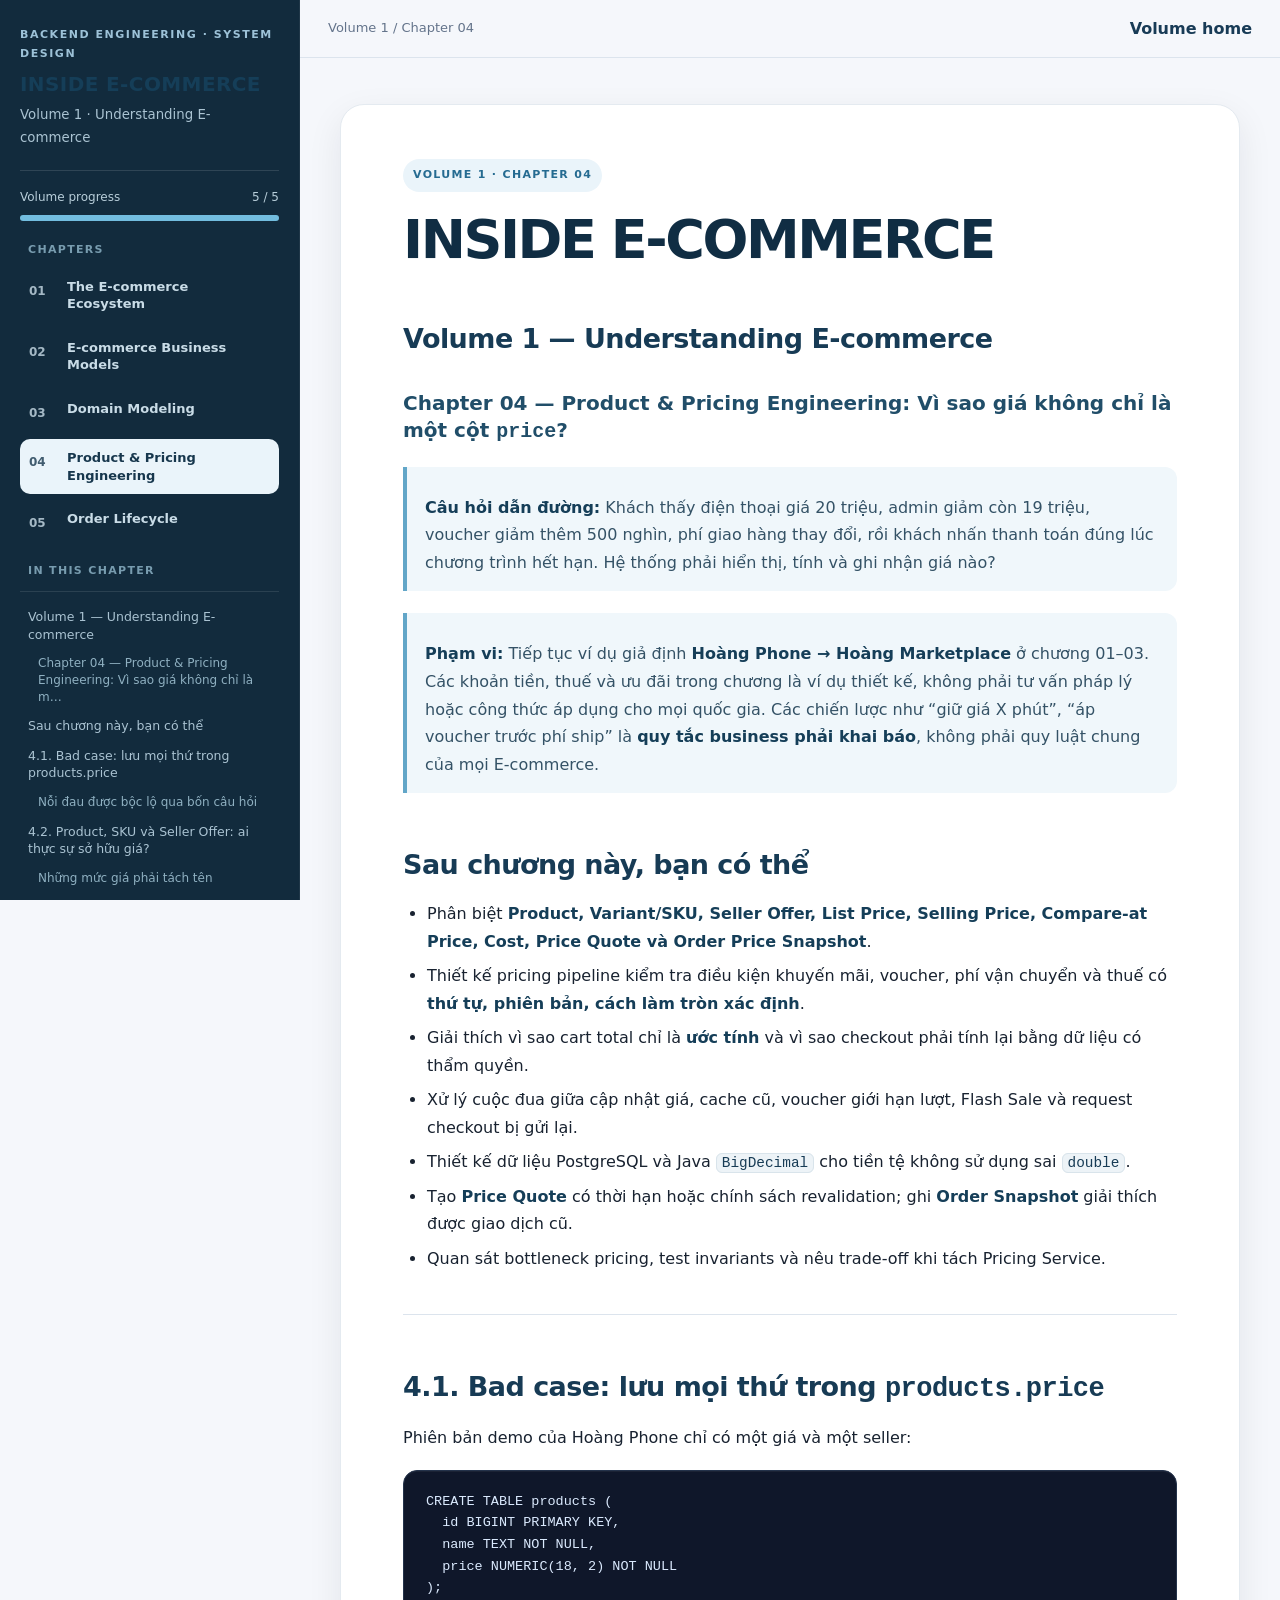
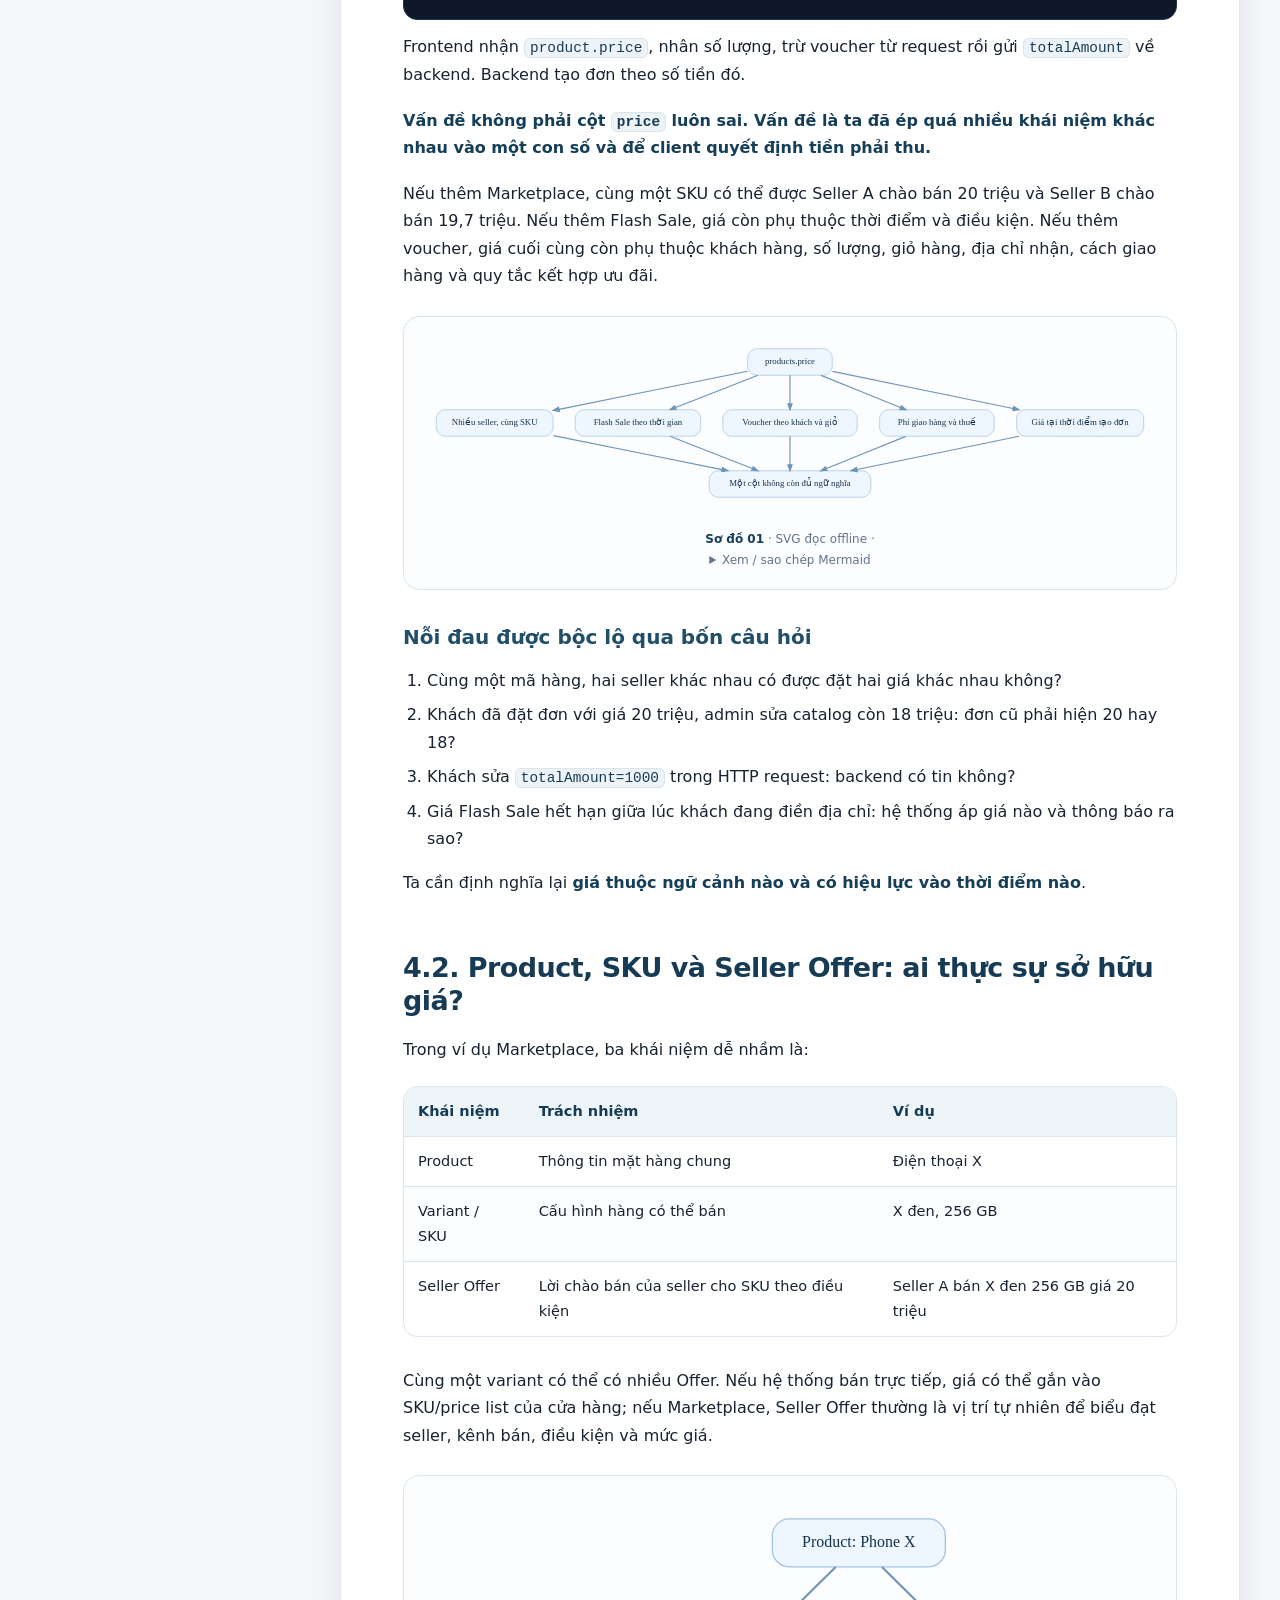
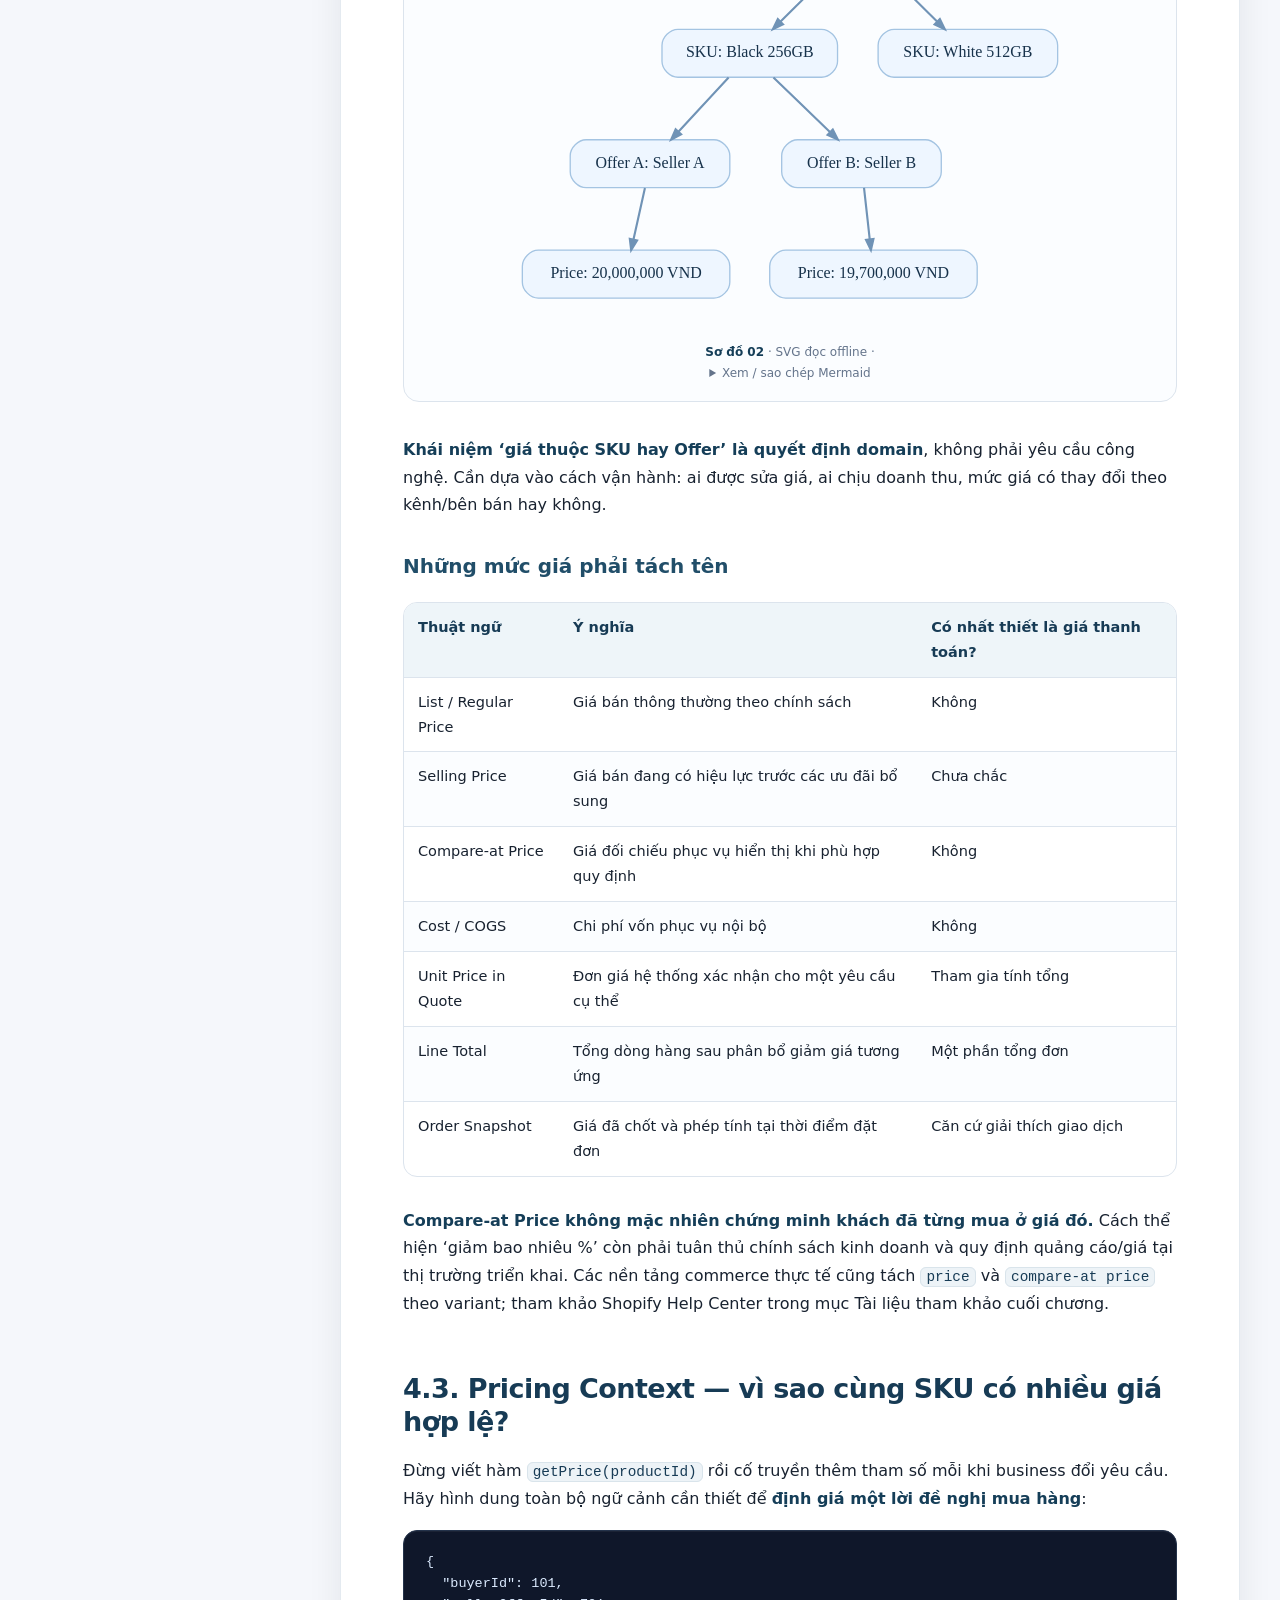
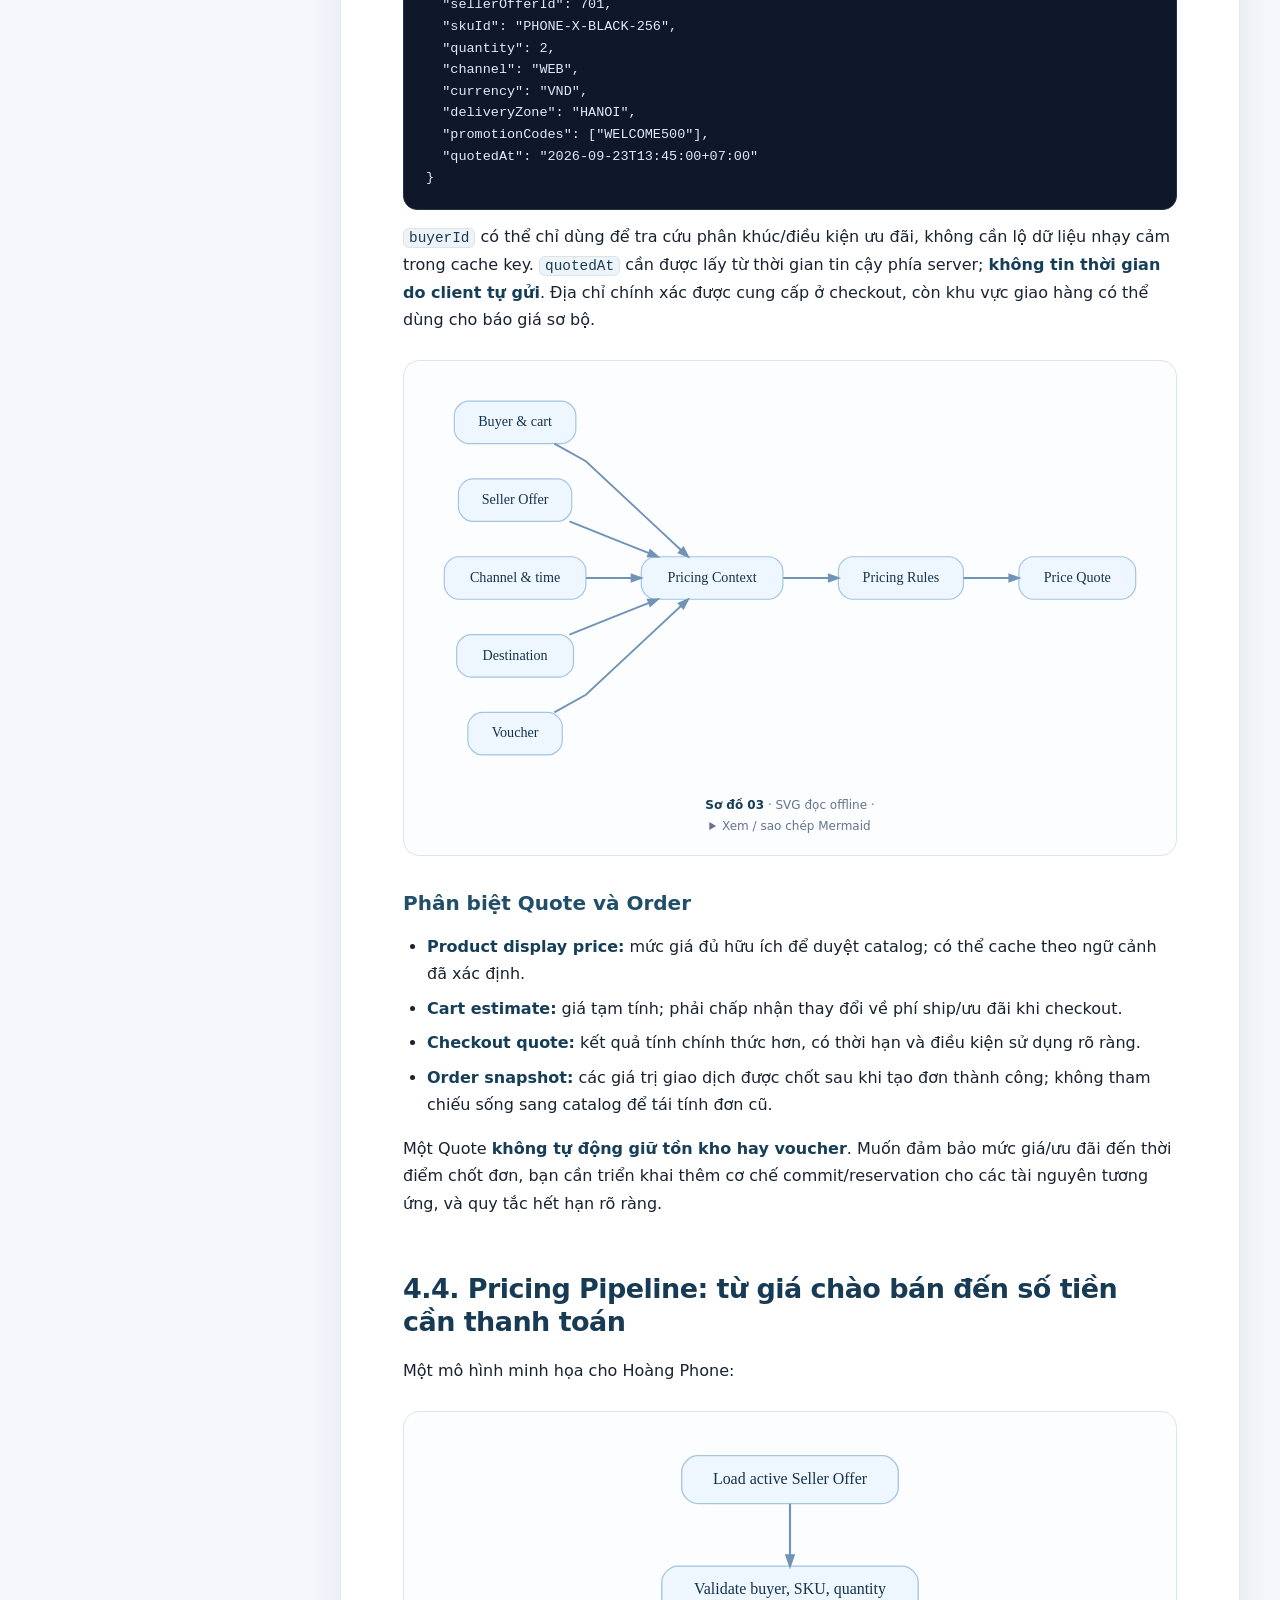
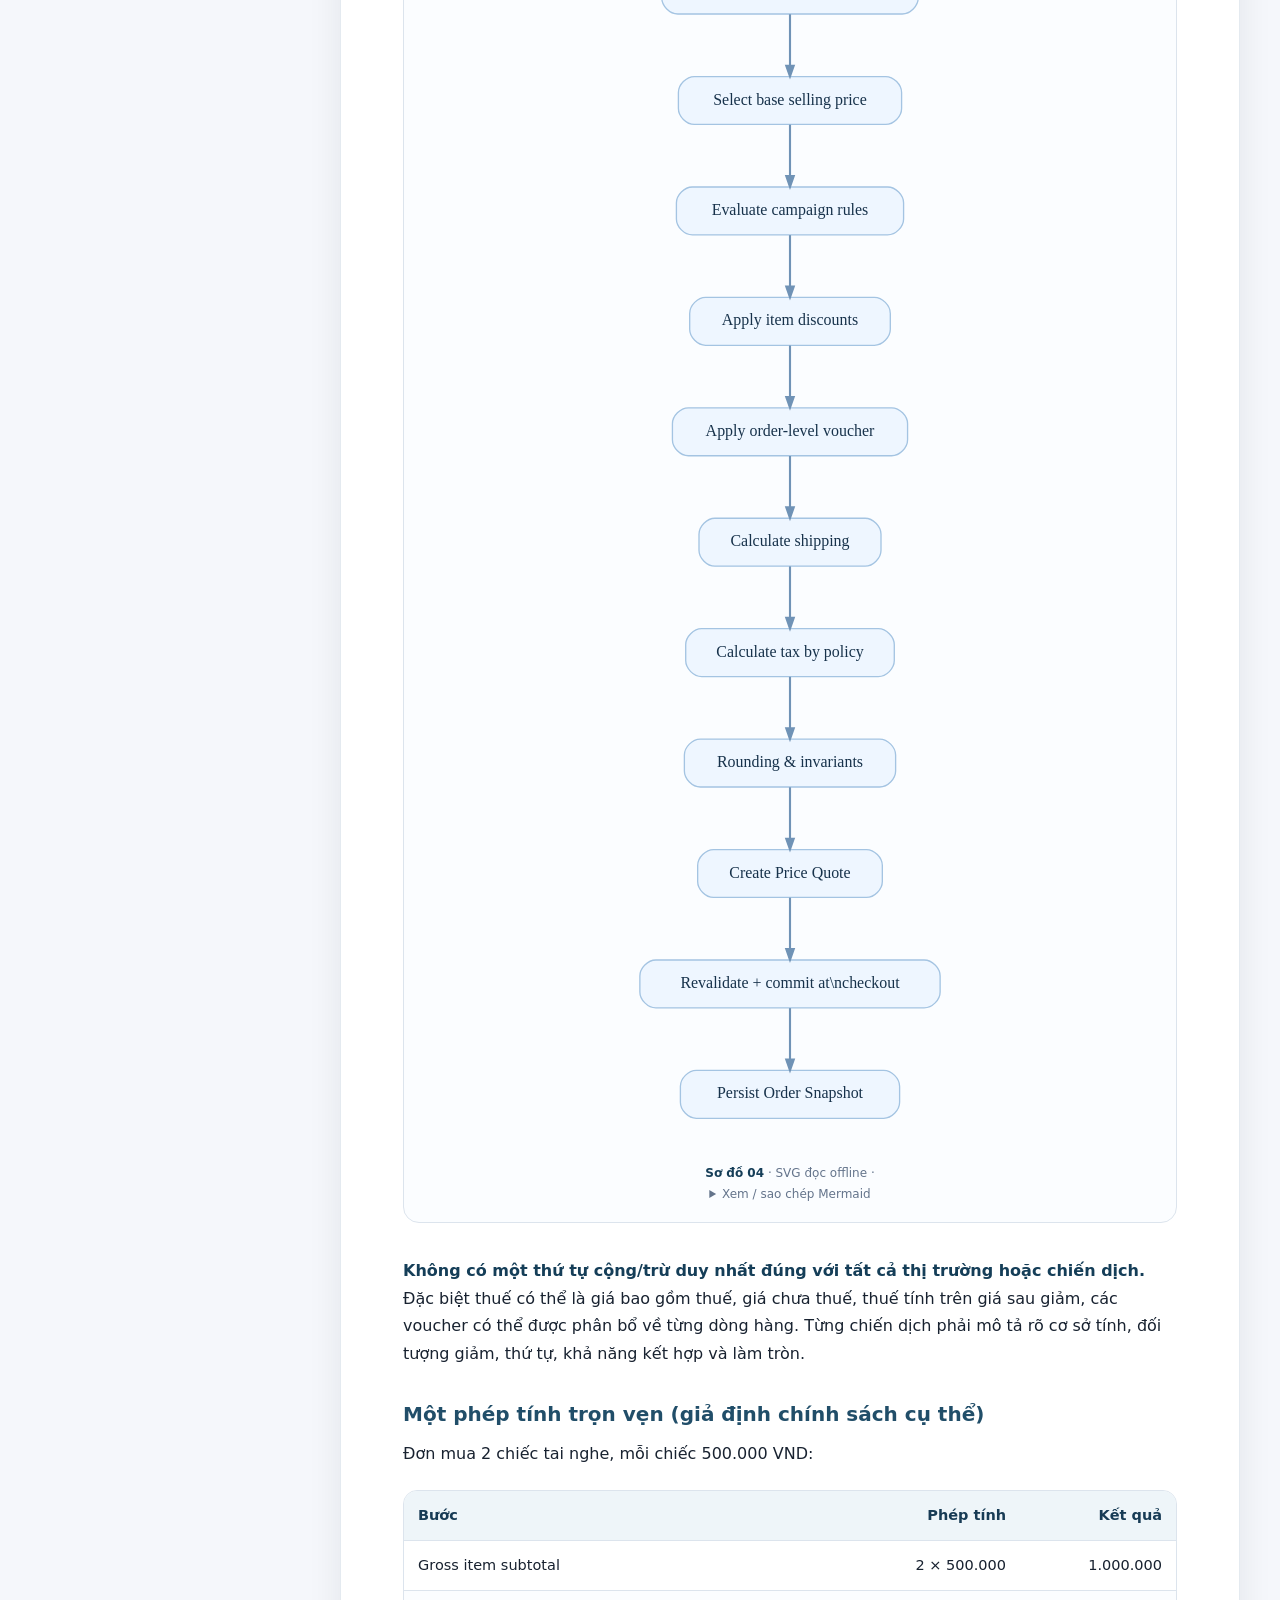
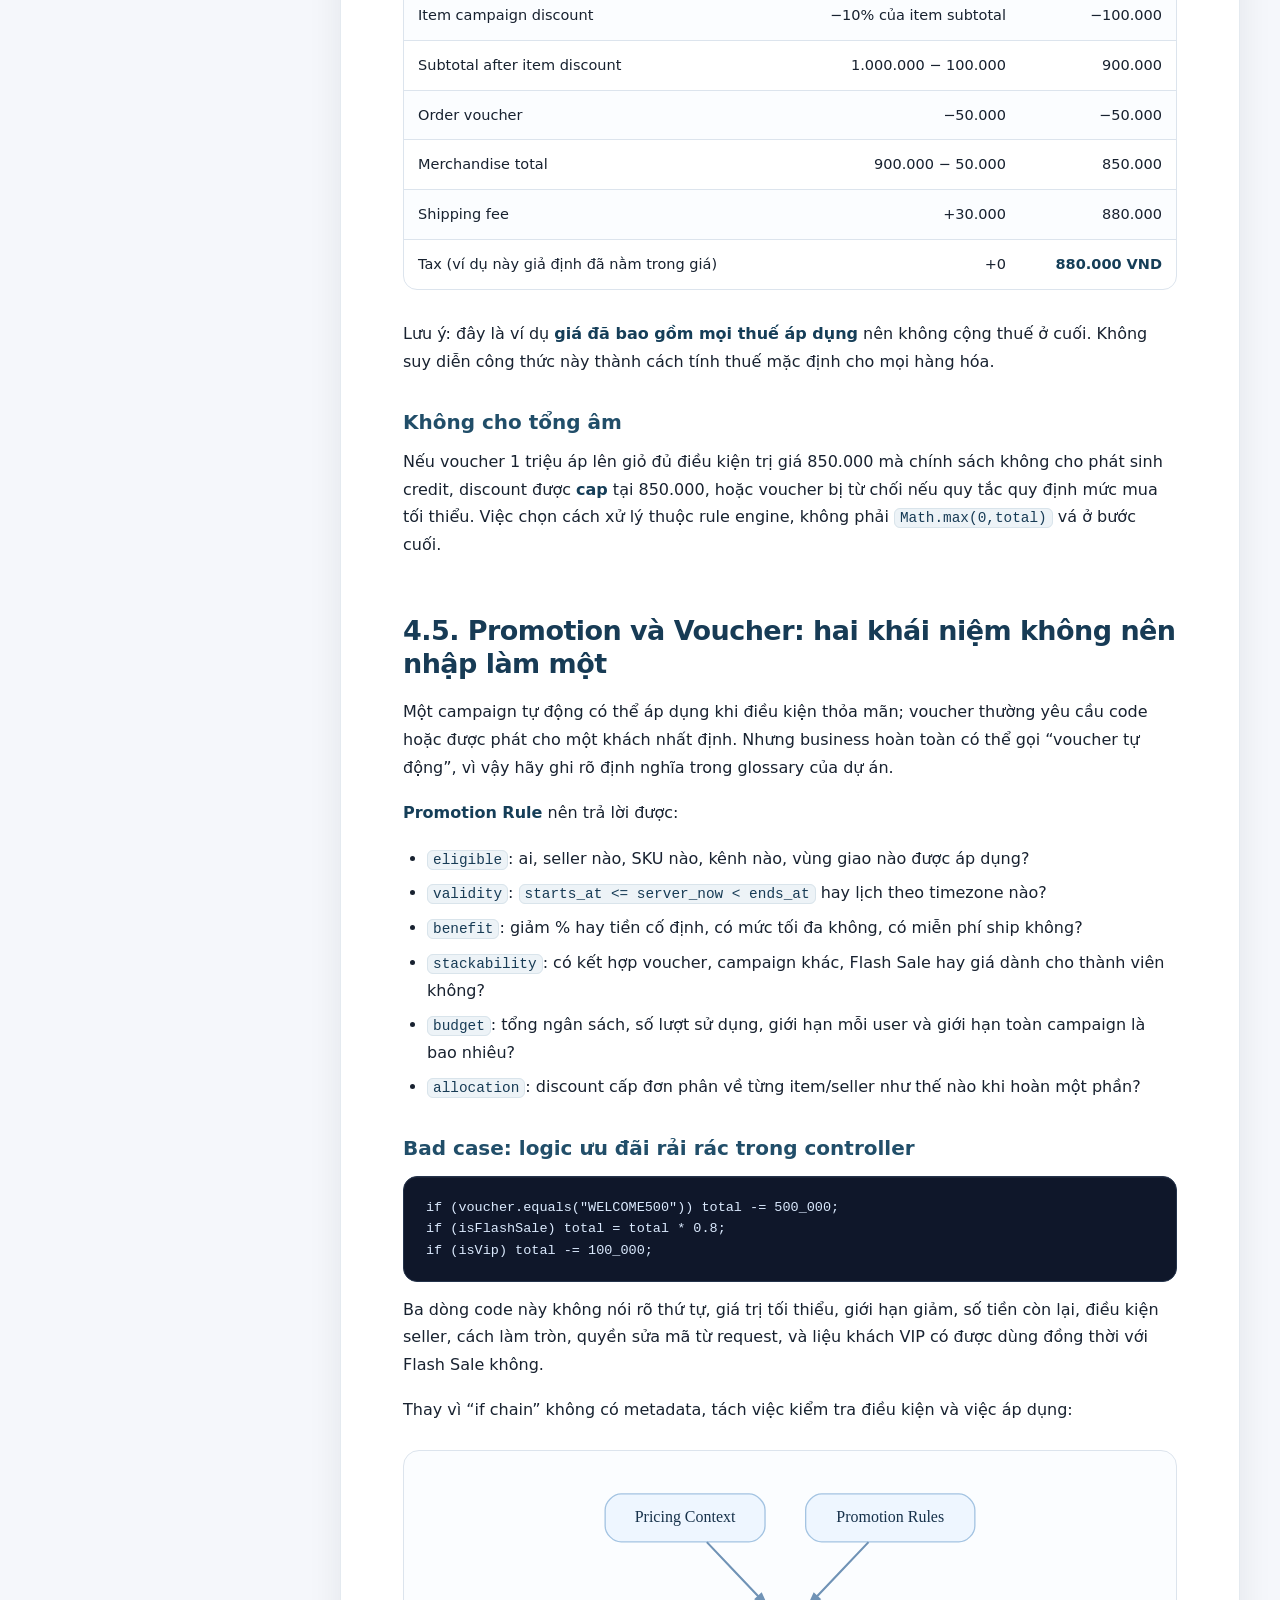
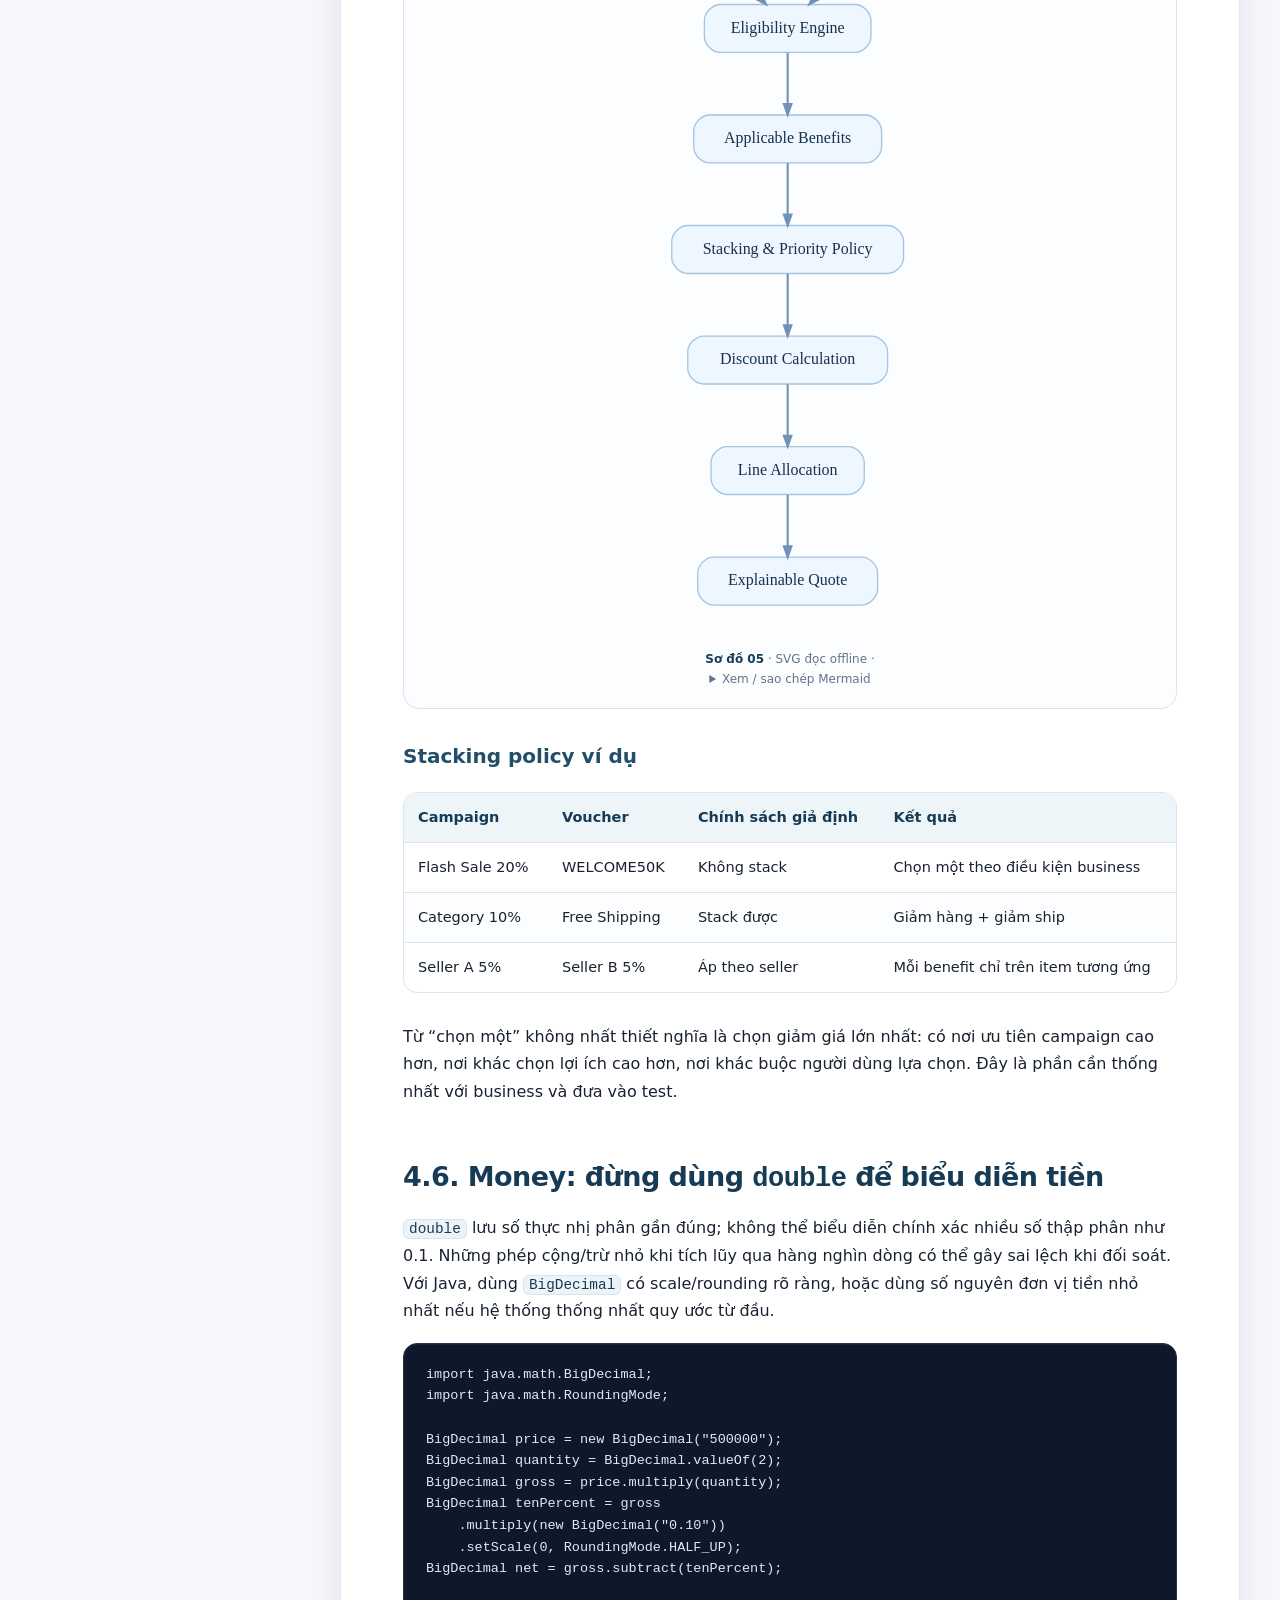
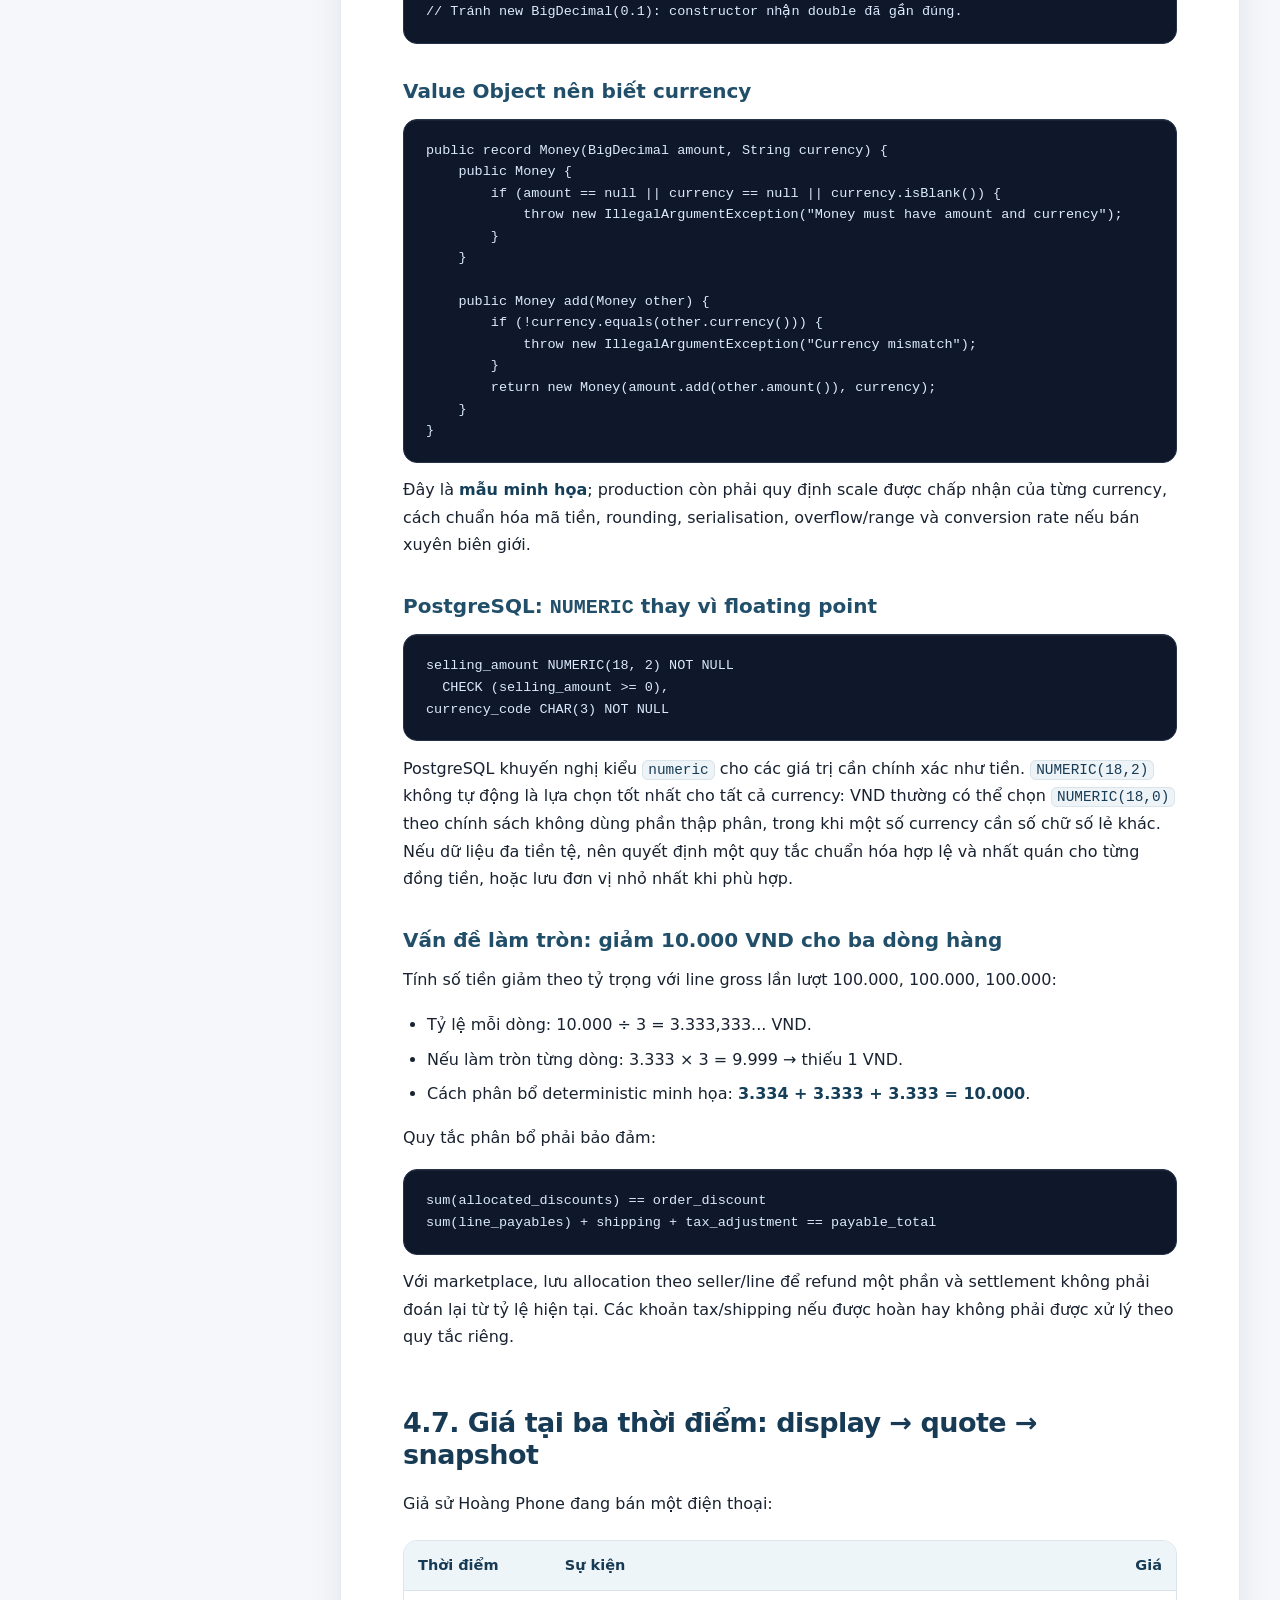
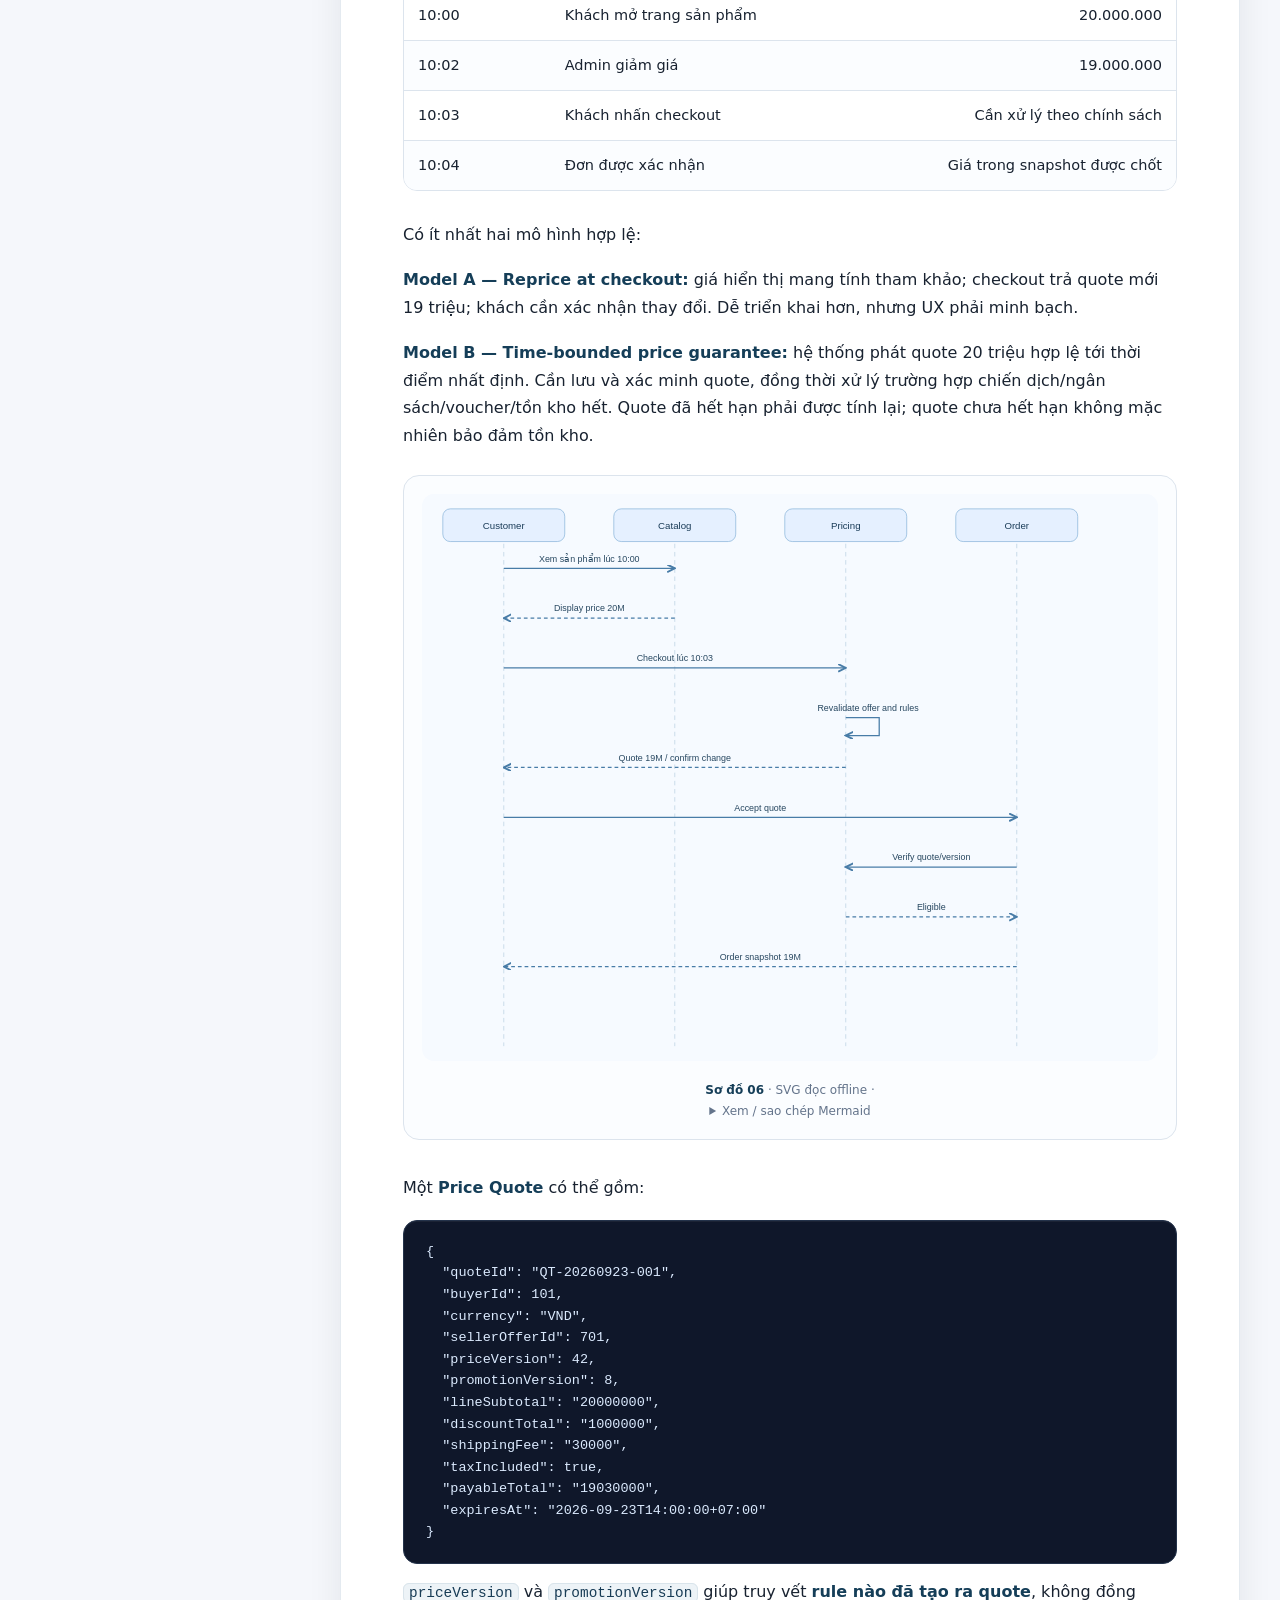
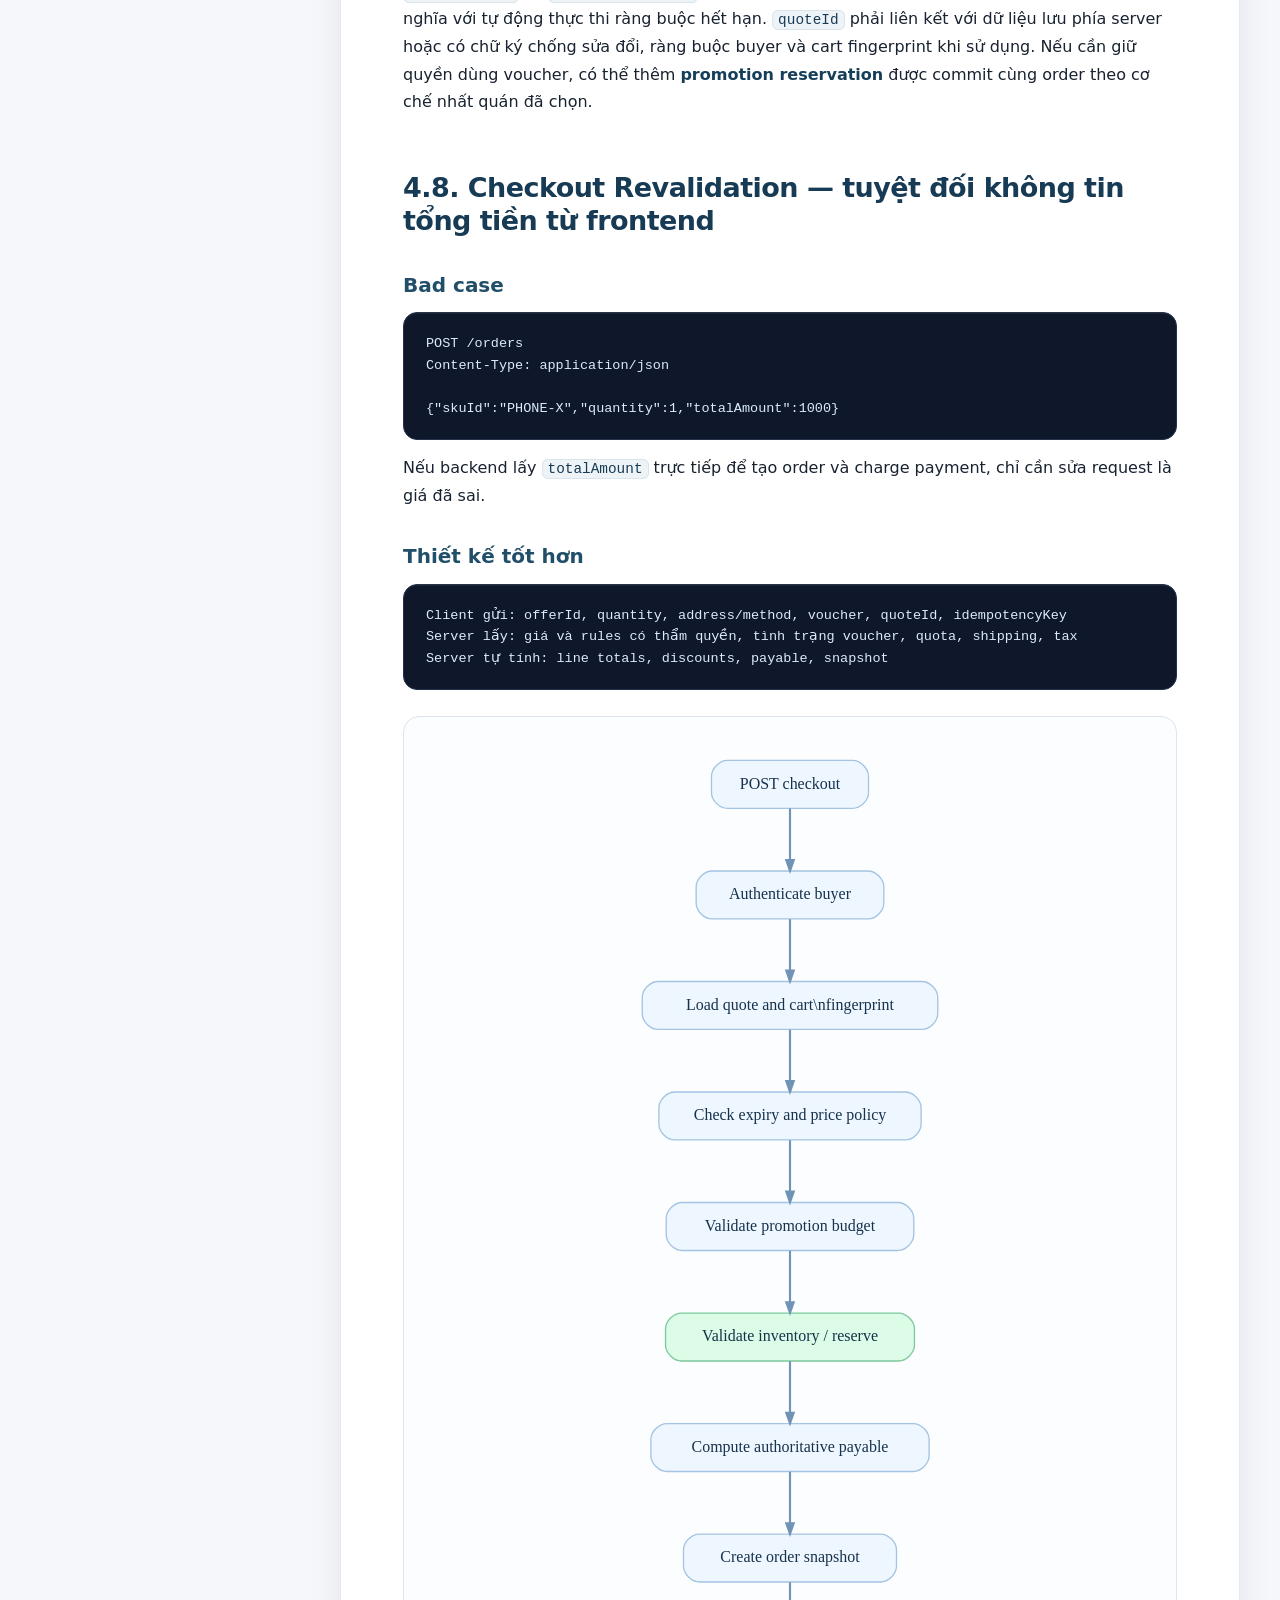
<file: volume-01/chapter-04-product-pricing.html>
<!doctype html><html lang="vi"><head><meta charset="utf-8"><meta name="viewport" content="width=device-width,initial-scale=1"><meta name="description" content="Inside E-commerce Volume 1 Chapter 04 — Product &amp; Pricing Engineering"><title>Inside E-commerce · Chapter 04 · Product &amp; Pricing Engineering</title><link rel="stylesheet" href="assets/reader.css"></head><body><div class="reader-shell"><aside class="sidebar"><a class="brand-link" href="index.html"><span class="kicker">Backend Engineering · System Design</span><strong>INSIDE E-COMMERCE</strong><small>Volume 1 · Understanding E-commerce</small></a><div class="volume-progress"><div class="row"><span>Volume progress</span><span>5 / 5</span></div><div class="progress"><span></span></div></div><div class="nav-label">Chapters</div><div class="chapter-list"><a class="chapter-link " href="chapter-01-ecommerce-ecosystem.html"><b>01</b><span>The E-commerce Ecosystem</span></a><a class="chapter-link " href="chapter-02-ecommerce-business-models.html"><b>02</b><span>E-commerce Business Models</span></a><a class="chapter-link " href="chapter-03-domain-modeling.html"><b>03</b><span>Domain Modeling</span></a><a class="chapter-link active" href="chapter-04-product-pricing.html"><b>04</b><span>Product &amp; Pricing Engineering</span></a><a class="chapter-link " href="chapter-05-order-lifecycle.html"><b>05</b><span>Order Lifecycle</span></a></div><div class="nav-label">In this chapter</div><nav class="toc"><a class="toc-h2" href="#volume-1-understanding-e-commerce">Volume 1 — Understanding E-commerce</a><a class="toc-h3" href="#chapter-04-product-pricing-engineering-v-sao-gi-kh-ng-ch-l-m-t-c-t-price">Chapter 04 — Product &amp; Pricing Engineering: Vì sao giá không chỉ là m…</a><a class="toc-h2" href="#sau-ch-ng-n-y-b-n-c-th">Sau chương này, bạn có thể</a><a class="toc-h2" href="#4-1-bad-case-l-u-m-i-th-trong-products-price">4.1. Bad case: lưu mọi thứ trong products.price</a><a class="toc-h3" href="#n-i-dau-d-c-b-c-l-qua-b-n-c-u-h-i">Nỗi đau được bộc lộ qua bốn câu hỏi</a><a class="toc-h2" href="#4-2-product-sku-v-seller-offer-ai-th-c-s-s-h-u-gi">4.2. Product, SKU và Seller Offer: ai thực sự sở hữu giá?</a><a class="toc-h3" href="#nh-ng-m-c-gi-ph-i-t-ch-t-n">Những mức giá phải tách tên</a><a class="toc-h2" href="#4-3-pricing-context-v-sao-c-ng-sku-c-nhi-u-gi-h-p-l">4.3. Pricing Context — vì sao cùng SKU có nhiều giá hợp lệ?</a><a class="toc-h3" href="#ph-n-bi-t-quote-v-order">Phân biệt Quote và Order</a><a class="toc-h2" href="#4-4-pricing-pipeline-t-gi-ch-o-b-n-d-n-s-ti-n-c-n-thanh-to-n">4.4. Pricing Pipeline: từ giá chào bán đến số tiền cần thanh toán</a><a class="toc-h3" href="#m-t-ph-p-t-nh-tr-n-v-n-gi-d-nh-ch-nh-s-ch-c-th">Một phép tính trọn vẹn (giả định chính sách cụ thể)</a><a class="toc-h3" href="#kh-ng-cho-t-ng-m">Không cho tổng âm</a><a class="toc-h2" href="#4-5-promotion-v-voucher-hai-kh-i-ni-m-kh-ng-n-n-nh-p-l-m-m-t">4.5. Promotion và Voucher: hai khái niệm không nên nhập làm một</a><a class="toc-h3" href="#bad-case-logic-u-d-i-r-i-r-c-trong-controller">Bad case: logic ưu đãi rải rác trong controller</a><a class="toc-h3" href="#stacking-policy-v-d">Stacking policy ví dụ</a><a class="toc-h2" href="#4-6-money-d-ng-d-ng-double-d-bi-u-di-n-ti-n">4.6. Money: đừng dùng double để biểu diễn tiền</a><a class="toc-h3" href="#value-object-n-n-bi-t-currency">Value Object nên biết currency</a><a class="toc-h3" href="#postgresql-numeric-thay-v-floating-point">PostgreSQL: NUMERIC thay vì floating point</a><a class="toc-h3" href="#v-n-d-l-m-tr-n-gi-m-10-000-vnd-cho-ba-d-ng-h-ng">Vấn đề làm tròn: giảm 10.000 VND cho ba dòng hàng</a><a class="toc-h2" href="#4-7-gi-t-i-ba-th-i-di-m-display-quote-snapshot">4.7. Giá tại ba thời điểm: display → quote → snapshot</a><a class="toc-h2" href="#4-8-checkout-revalidation-tuy-t-d-i-kh-ng-tin-t-ng-ti-n-t-frontend">4.8. Checkout Revalidation — tuyệt đối không tin tổng tiền từ frontend</a><a class="toc-h3" href="#bad-case">Bad case</a><a class="toc-h3" href="#thi-t-k-t-t-h-n">Thiết kế tốt hơn</a><a class="toc-h3" href="#c-a-s-toctou-ki-m-tra-d-ng-nh-ng-ghi-sai">Cửa sổ TOCTOU: kiểm tra đúng nhưng ghi sai</a><a class="toc-h2" href="#4-9-order-snapshot-m-t-h-a-d-n-c-ph-i-t-gi-i-th-ch-d-c">4.9. Order Snapshot: một hóa đơn cũ phải tự giải thích được</a><a class="toc-h3" href="#gi-l-ch-s-kh-c-d-ng-b-ng-m-i-th">Giá lịch sử khác “đóng băng mọi thứ”</a><a class="toc-h2" href="#4-10-cache-gi-t-ng-read-throughput-nh-ng-t-o-b-i-to-n-consistency">4.10. Cache giá: tăng READ throughput nhưng tạo bài toán consistency</a><a class="toc-h3" href="#b-n-failure-case-ph-i-d-li-u">Bốn failure case phải dự liệu</a><a class="toc-h3" href="#ph-n-bi-t-t-c-d-v-s-th-t-nghi-p-v">Phân biệt tốc độ và sự thật nghiệp vụ</a><a class="toc-h2" href="#4-11-product-lifecycle-v-price-lifecycle-l-hai-state-machine-kh-c-nhau">4.11. Product Lifecycle và Price Lifecycle là hai state machine khác …</a><a class="toc-h3" href="#price-history-v-th-i-gian-hi-u-l-c">Price history và thời gian hiệu lực</a><a class="toc-h2" href="#4-12-thi-t-k-ranh-gi-i-pricing-v-order-trong-spring-boot">4.12. Thiết kế ranh giới Pricing và Order trong Spring Boot</a><a class="toc-h3" href="#khi-n-o-t-ch-pricing-service">Khi nào tách Pricing Service?</a><a class="toc-h2" href="#4-13-bottleneck-shifting-t-i-u-m-t-l-p-di-m-ngh-n-d-ch-sang-l-p-kh-c">4.13. Bottleneck Shifting: tối ưu một lớp, điểm nghẽn dịch sang lớp khác</a><a class="toc-h2" href="#4-14-database-design-tham-kh-o-ghi-r-l-ch-s-v-t-nh-to-n">4.14. Database design tham khảo: ghi rõ lịch sử và tính toán</a><a class="toc-h2" href="#4-15-failure-scenarios-v-nguy-n-t-c-x-l">4.15. Failure Scenarios và nguyên tắc xử lý</a><a class="toc-h3" href="#three-invariants-ki-m-tra-xuy-n-su-t">Three invariants kiểm tra xuyên suốt</a><a class="toc-h2" href="#4-16-hands-on-lab-t-m-t-c-t-gi-t-i-checkout-quote">4.16. Hands-on Lab — từ một cột giá tới Checkout Quote</a><a class="toc-h3" href="#lab-a-kh-i-t-o-hai-seller-offer-cho-c-ng-sku">Lab A — Khởi tạo hai Seller Offer cho cùng SKU</a><a class="toc-h3" href="#lab-b-voucher-ch-c-n-m-t-l-t">Lab B — Voucher chỉ còn một lượt</a><a class="toc-h3" href="#lab-c-c-t-nh-ph-checkout">Lab C — Cố tình phá checkout</a><a class="toc-h3" href="#lab-d-ph-n-b-v-ho-n-m-t-ph-n">Lab D — Phân bổ và hoàn một phần</a><a class="toc-h3" href="#lab-e-cache-staleness-drill">Lab E — Cache staleness drill</a><a class="toc-h2" href="#4-17-chapter-review-t-tr-l-i-nh-m-t-system-designer">4.17. Chapter Review — tự trả lời như một system designer</a><a class="toc-h3" href="#key-takeaways">Key Takeaways</a><a class="toc-h2" href="#k-t-n-i-ch-ng-ti-p-theo">Kết nối chương tiếp theo</a><a class="toc-h2" href="#t-i-li-u-tham-kh-o">Tài liệu tham khảo</a></nav></aside><section class="content-wrap"><header class="topbar"><button class="menu-btn" aria-label="Mở mục lục">☰</button><div class="crumb">Volume 1 / Chapter 04</div><a href="index.html">Volume home</a></header><article><div class="eyebrow">VOLUME 1 · CHAPTER 04</div><h1 id="inside-e-commerce">INSIDE E-COMMERCE</h1>
<h2 id="volume-1-understanding-e-commerce">Volume 1 — Understanding E-commerce</h2>
<h3 id="chapter-04-product-pricing-engineering-v-sao-gi-kh-ng-ch-l-m-t-c-t-price">Chapter 04 — Product &amp; Pricing Engineering: Vì sao giá không chỉ là một cột <code>price</code>?</h3>
<blockquote>
<p><strong>Câu hỏi dẫn đường:</strong> Khách thấy điện thoại giá 20 triệu, admin giảm còn 19 triệu, voucher giảm thêm 500 nghìn, phí giao hàng thay đổi, rồi khách nhấn thanh toán đúng lúc chương trình hết hạn. Hệ thống phải hiển thị, tính và ghi nhận giá nào?</p>
</blockquote>
<blockquote>
<p><strong>Phạm vi:</strong> Tiếp tục ví dụ giả định <strong>Hoàng Phone → Hoàng Marketplace</strong> ở chương 01–03. Các khoản tiền, thuế và ưu đãi trong chương là ví dụ thiết kế, không phải tư vấn pháp lý hoặc công thức áp dụng cho mọi quốc gia. Các chiến lược như “giữ giá X phút”, “áp voucher trước phí ship” là <strong>quy tắc business phải khai báo</strong>, không phải quy luật chung của mọi E-commerce.</p>
</blockquote>
<h2 id="sau-ch-ng-n-y-b-n-c-th">Sau chương này, bạn có thể</h2>
<ul>
<li>Phân biệt <strong>Product, Variant/SKU, Seller Offer, List Price, Selling Price, Compare-at Price, Cost, Price Quote và Order Price Snapshot</strong>.</li>
<li>Thiết kế pricing pipeline kiểm tra điều kiện khuyến mãi, voucher, phí vận chuyển và thuế có <strong>thứ tự, phiên bản, cách làm tròn xác định</strong>.</li>
<li>Giải thích vì sao cart total chỉ là <strong>ước tính</strong> và vì sao checkout phải tính lại bằng dữ liệu có thẩm quyền.</li>
<li>Xử lý cuộc đua giữa cập nhật giá, cache cũ, voucher giới hạn lượt, Flash Sale và request checkout bị gửi lại.</li>
<li>Thiết kế dữ liệu PostgreSQL và Java <code>BigDecimal</code> cho tiền tệ không sử dụng sai <code>double</code>.</li>
<li>Tạo <strong>Price Quote</strong> có thời hạn hoặc chính sách revalidation; ghi <strong>Order Snapshot</strong> giải thích được giao dịch cũ.</li>
<li>Quan sát bottleneck pricing, test invariants và nêu trade-off khi tách Pricing Service.</li>
</ul>
<hr/>
<h2 id="4-1-bad-case-l-u-m-i-th-trong-products-price">4.1. Bad case: lưu mọi thứ trong <code>products.price</code></h2>
<p>Phiên bản demo của Hoàng Phone chỉ có một giá và một seller:</p>
<pre><code class="language-sql">CREATE TABLE products (
  id BIGINT PRIMARY KEY,
  name TEXT NOT NULL,
  price NUMERIC(18, 2) NOT NULL
);
</code></pre>
<p>Frontend nhận <code>product.price</code>, nhân số lượng, trừ voucher từ request rồi gửi <code>totalAmount</code> về backend. Backend tạo đơn theo số tiền đó.</p>
<p><strong>Vấn đề không phải cột <code>price</code> luôn sai. Vấn đề là ta đã ép quá nhiều khái niệm khác nhau vào một con số và để client quyết định tiền phải thu.</strong></p>
<p>Nếu thêm Marketplace, cùng một SKU có thể được Seller A chào bán 20 triệu và Seller B chào bán 19,7 triệu. Nếu thêm Flash Sale, giá còn phụ thuộc thời điểm và điều kiện. Nếu thêm voucher, giá cuối cùng còn phụ thuộc khách hàng, số lượng, giỏ hàng, địa chỉ nhận, cách giao hàng và quy tắc kết hợp ưu đãi.</p>
<figure class="diagram"><a href="assets/chapter-04/diagram-01.svg" rel="noopener noreferrer" target="_blank" title="Mở sơ đồ SVG"><img alt="Sơ đồ kỹ thuật 01" loading="lazy" src="assets/chapter-04/diagram-01.svg"/></a><figcaption><strong>Sơ đồ 01</strong> · SVG đọc offline · <details><summary>Xem / sao chép Mermaid</summary><pre>flowchart TD
    A["products.price"] --&gt; B["Nhiều seller, cùng SKU"]
    A --&gt; C["Flash Sale theo thời gian"]
    A --&gt; D["Voucher theo khách và giỏ"]
    A --&gt; E["Phí giao hàng và thuế"]
    A --&gt; F["Giá tại thời điểm tạo đơn"]
    B --&gt; G["Một cột không còn đủ ngữ nghĩa"]
    C --&gt; G
    D --&gt; G
    E --&gt; G
    F --&gt; G
</pre></details></figcaption></figure>
<h3 id="n-i-dau-d-c-b-c-l-qua-b-n-c-u-h-i">Nỗi đau được bộc lộ qua bốn câu hỏi</h3>
<ol>
<li>Cùng một mã hàng, hai seller khác nhau có được đặt hai giá khác nhau không?</li>
<li>Khách đã đặt đơn với giá 20 triệu, admin sửa catalog còn 18 triệu: đơn cũ phải hiện 20 hay 18?</li>
<li>Khách sửa <code>totalAmount=1000</code> trong HTTP request: backend có tin không?</li>
<li>Giá Flash Sale hết hạn giữa lúc khách đang điền địa chỉ: hệ thống áp giá nào và thông báo ra sao?</li>
</ol>
<p>Ta cần định nghĩa lại <strong>giá thuộc ngữ cảnh nào và có hiệu lực vào thời điểm nào</strong>.</p>
<h2 id="4-2-product-sku-v-seller-offer-ai-th-c-s-s-h-u-gi">4.2. Product, SKU và Seller Offer: ai thực sự sở hữu giá?</h2>
<p>Trong ví dụ Marketplace, ba khái niệm dễ nhầm là:</p>
<table>
<thead>
<tr>
<th>Khái niệm</th>
<th>Trách nhiệm</th>
<th>Ví dụ</th>
</tr>
</thead>
<tbody>
<tr>
<td>Product</td>
<td>Thông tin mặt hàng chung</td>
<td>Điện thoại X</td>
</tr>
<tr>
<td>Variant / SKU</td>
<td>Cấu hình hàng có thể bán</td>
<td>X đen, 256 GB</td>
</tr>
<tr>
<td>Seller Offer</td>
<td>Lời chào bán của seller cho SKU theo điều kiện</td>
<td>Seller A bán X đen 256 GB giá 20 triệu</td>
</tr>
</tbody>
</table>
<p>Cùng một variant có thể có nhiều Offer. Nếu hệ thống bán trực tiếp, giá có thể gắn vào SKU/price list của cửa hàng; nếu Marketplace, Seller Offer thường là vị trí tự nhiên để biểu đạt seller, kênh bán, điều kiện và mức giá.</p>
<figure class="diagram"><a href="assets/chapter-04/diagram-02.svg" rel="noopener noreferrer" target="_blank" title="Mở sơ đồ SVG"><img alt="Sơ đồ kỹ thuật 02" loading="lazy" src="assets/chapter-04/diagram-02.svg"/></a><figcaption><strong>Sơ đồ 02</strong> · SVG đọc offline · <details><summary>Xem / sao chép Mermaid</summary><pre>flowchart TD
    P["Product: Phone X"] --&gt; V1["SKU: Black 256GB"]
    P --&gt; V2["SKU: White 512GB"]
    V1 --&gt; O1["Offer A: Seller A"]
    V1 --&gt; O2["Offer B: Seller B"]
    O1 --&gt; PR1["Price: 20,000,000 VND"]
    O2 --&gt; PR2["Price: 19,700,000 VND"]
</pre></details></figcaption></figure>
<p><strong>Khái niệm ‘giá thuộc SKU hay Offer’ là quyết định domain</strong>, không phải yêu cầu công nghệ. Cần dựa vào cách vận hành: ai được sửa giá, ai chịu doanh thu, mức giá có thay đổi theo kênh/bên bán hay không.</p>
<h3 id="nh-ng-m-c-gi-ph-i-t-ch-t-n">Những mức giá phải tách tên</h3>
<table>
<thead>
<tr>
<th>Thuật ngữ</th>
<th>Ý nghĩa</th>
<th>Có nhất thiết là giá thanh toán?</th>
</tr>
</thead>
<tbody>
<tr>
<td>List / Regular Price</td>
<td>Giá bán thông thường theo chính sách</td>
<td>Không</td>
</tr>
<tr>
<td>Selling Price</td>
<td>Giá bán đang có hiệu lực trước các ưu đãi bổ sung</td>
<td>Chưa chắc</td>
</tr>
<tr>
<td>Compare-at Price</td>
<td>Giá đối chiếu phục vụ hiển thị khi phù hợp quy định</td>
<td>Không</td>
</tr>
<tr>
<td>Cost / COGS</td>
<td>Chi phí vốn phục vụ nội bộ</td>
<td>Không</td>
</tr>
<tr>
<td>Unit Price in Quote</td>
<td>Đơn giá hệ thống xác nhận cho một yêu cầu cụ thể</td>
<td>Tham gia tính tổng</td>
</tr>
<tr>
<td>Line Total</td>
<td>Tổng dòng hàng sau phân bổ giảm giá tương ứng</td>
<td>Một phần tổng đơn</td>
</tr>
<tr>
<td>Order Snapshot</td>
<td>Giá đã chốt và phép tính tại thời điểm đặt đơn</td>
<td>Căn cứ giải thích giao dịch</td>
</tr>
</tbody>
</table>
<p><strong>Compare-at Price không mặc nhiên chứng minh khách đã từng mua ở giá đó.</strong> Cách thể hiện ‘giảm bao nhiêu %’ còn phải tuân thủ chính sách kinh doanh và quy định quảng cáo/giá tại thị trường triển khai. Các nền tảng commerce thực tế cũng tách <code>price</code> và <code>compare-at price</code> theo variant; tham khảo Shopify Help Center trong mục Tài liệu tham khảo cuối chương.</p>
<h2 id="4-3-pricing-context-v-sao-c-ng-sku-c-nhi-u-gi-h-p-l">4.3. Pricing Context — vì sao cùng SKU có nhiều giá hợp lệ?</h2>
<p>Đừng viết hàm <code>getPrice(productId)</code> rồi cố truyền thêm tham số mỗi khi business đổi yêu cầu. Hãy hình dung toàn bộ ngữ cảnh cần thiết để <strong>định giá một lời đề nghị mua hàng</strong>:</p>
<pre><code class="language-json">{
  "buyerId": 101,
  "sellerOfferId": 701,
  "skuId": "PHONE-X-BLACK-256",
  "quantity": 2,
  "channel": "WEB",
  "currency": "VND",
  "deliveryZone": "HANOI",
  "promotionCodes": ["WELCOME500"],
  "quotedAt": "2026-09-23T13:45:00+07:00"
}
</code></pre>
<p><code>buyerId</code> có thể chỉ dùng để tra cứu phân khúc/điều kiện ưu đãi, không cần lộ dữ liệu nhạy cảm trong cache key. <code>quotedAt</code> cần được lấy từ thời gian tin cậy phía server; <strong>không tin thời gian do client tự gửi</strong>. Địa chỉ chính xác được cung cấp ở checkout, còn khu vực giao hàng có thể dùng cho báo giá sơ bộ.</p>
<figure class="diagram"><a href="assets/chapter-04/diagram-03.svg" rel="noopener noreferrer" target="_blank" title="Mở sơ đồ SVG"><img alt="Sơ đồ kỹ thuật 03" loading="lazy" src="assets/chapter-04/diagram-03.svg"/></a><figcaption><strong>Sơ đồ 03</strong> · SVG đọc offline · <details><summary>Xem / sao chép Mermaid</summary><pre>flowchart LR
    U["Buyer &amp; cart"] --&gt; X["Pricing Context"]
    O["Seller Offer"] --&gt; X
    CH["Channel &amp; time"] --&gt; X
    D["Destination"] --&gt; X
    V["Voucher"] --&gt; X
    X --&gt; R["Pricing Rules"]
    R --&gt; Q["Price Quote"]
</pre></details></figcaption></figure>
<h3 id="ph-n-bi-t-quote-v-order">Phân biệt Quote và Order</h3>
<ul>
<li><strong>Product display price:</strong> mức giá đủ hữu ích để duyệt catalog; có thể cache theo ngữ cảnh đã xác định.</li>
<li><strong>Cart estimate:</strong> giá tạm tính; phải chấp nhận thay đổi về phí ship/ưu đãi khi checkout.</li>
<li><strong>Checkout quote:</strong> kết quả tính chính thức hơn, có thời hạn và điều kiện sử dụng rõ ràng.</li>
<li><strong>Order snapshot:</strong> các giá trị giao dịch được chốt sau khi tạo đơn thành công; không tham chiếu sống sang catalog để tái tính đơn cũ.</li>
</ul>
<p>Một Quote <strong>không tự động giữ tồn kho hay voucher</strong>. Muốn đảm bảo mức giá/ưu đãi đến thời điểm chốt đơn, bạn cần triển khai thêm cơ chế commit/reservation cho các tài nguyên tương ứng, và quy tắc hết hạn rõ ràng.</p>
<h2 id="4-4-pricing-pipeline-t-gi-ch-o-b-n-d-n-s-ti-n-c-n-thanh-to-n">4.4. Pricing Pipeline: từ giá chào bán đến số tiền cần thanh toán</h2>
<p>Một mô hình minh họa cho Hoàng Phone:</p>
<figure class="diagram"><a href="assets/chapter-04/diagram-04.svg" rel="noopener noreferrer" target="_blank" title="Mở sơ đồ SVG"><img alt="Sơ đồ kỹ thuật 04" loading="lazy" src="assets/chapter-04/diagram-04.svg"/></a><figcaption><strong>Sơ đồ 04</strong> · SVG đọc offline · <details><summary>Xem / sao chép Mermaid</summary><pre>flowchart TD
    A["Load active Seller Offer"] --&gt; B["Validate buyer, SKU, quantity"]
    B --&gt; C["Select base selling price"]
    C --&gt; D["Evaluate campaign rules"]
    D --&gt; E["Apply item discounts"]
    E --&gt; F["Apply order-level voucher"]
    F --&gt; G["Calculate shipping"]
    G --&gt; H["Calculate tax by policy"]
    H --&gt; I["Rounding &amp; invariants"]
    I --&gt; J["Create Price Quote"]
    J --&gt; K["Revalidate + commit at checkout"]
    K --&gt; L["Persist Order Snapshot"]
</pre></details></figcaption></figure>
<p><strong>Không có một thứ tự cộng/trừ duy nhất đúng với tất cả thị trường hoặc chiến dịch.</strong> Đặc biệt thuế có thể là giá bao gồm thuế, giá chưa thuế, thuế tính trên giá sau giảm, các voucher có thể được phân bổ về từng dòng hàng. Từng chiến dịch phải mô tả rõ cơ sở tính, đối tượng giảm, thứ tự, khả năng kết hợp và làm tròn.</p>
<h3 id="m-t-ph-p-t-nh-tr-n-v-n-gi-d-nh-ch-nh-s-ch-c-th">Một phép tính trọn vẹn (giả định chính sách cụ thể)</h3>
<p>Đơn mua 2 chiếc tai nghe, mỗi chiếc 500.000 VND:</p>
<table>
<thead>
<tr>
<th>Bước</th>
<th style="text-align:right">Phép tính</th>
<th style="text-align:right">Kết quả</th>
</tr>
</thead>
<tbody>
<tr>
<td>Gross item subtotal</td>
<td style="text-align:right">2 × 500.000</td>
<td style="text-align:right">1.000.000</td>
</tr>
<tr>
<td>Item campaign discount</td>
<td style="text-align:right">−10% của item subtotal</td>
<td style="text-align:right">−100.000</td>
</tr>
<tr>
<td>Subtotal after item discount</td>
<td style="text-align:right">1.000.000 − 100.000</td>
<td style="text-align:right">900.000</td>
</tr>
<tr>
<td>Order voucher</td>
<td style="text-align:right">−50.000</td>
<td style="text-align:right">−50.000</td>
</tr>
<tr>
<td>Merchandise total</td>
<td style="text-align:right">900.000 − 50.000</td>
<td style="text-align:right">850.000</td>
</tr>
<tr>
<td>Shipping fee</td>
<td style="text-align:right">+30.000</td>
<td style="text-align:right">880.000</td>
</tr>
<tr>
<td>Tax (ví dụ này giả định đã nằm trong giá)</td>
<td style="text-align:right">+0</td>
<td style="text-align:right"><strong>880.000 VND</strong></td>
</tr>
</tbody>
</table>
<p>Lưu ý: đây là ví dụ <strong>giá đã bao gồm mọi thuế áp dụng</strong> nên không cộng thuế ở cuối. Không suy diễn công thức này thành cách tính thuế mặc định cho mọi hàng hóa.</p>
<h3 id="kh-ng-cho-t-ng-m">Không cho tổng âm</h3>
<p>Nếu voucher 1 triệu áp lên giỏ đủ điều kiện trị giá 850.000 mà chính sách không cho phát sinh credit, discount được <strong>cap</strong> tại 850.000, hoặc voucher bị từ chối nếu quy tắc quy định mức mua tối thiểu. Việc chọn cách xử lý thuộc rule engine, không phải <code>Math.max(0,total)</code> vá ở bước cuối.</p>
<h2 id="4-5-promotion-v-voucher-hai-kh-i-ni-m-kh-ng-n-n-nh-p-l-m-m-t">4.5. Promotion và Voucher: hai khái niệm không nên nhập làm một</h2>
<p>Một campaign tự động có thể áp dụng khi điều kiện thỏa mãn; voucher thường yêu cầu code hoặc được phát cho một khách nhất định. Nhưng business hoàn toàn có thể gọi “voucher tự động”, vì vậy hãy ghi rõ định nghĩa trong glossary của dự án.</p>
<p><strong>Promotion Rule</strong> nên trả lời được:</p>
<ul>
<li><code>eligible</code>: ai, seller nào, SKU nào, kênh nào, vùng giao nào được áp dụng?</li>
<li><code>validity</code>: <code>starts_at &lt;= server_now &lt; ends_at</code> hay lịch theo timezone nào?</li>
<li><code>benefit</code>: giảm % hay tiền cố định, có mức tối đa không, có miễn phí ship không?</li>
<li><code>stackability</code>: có kết hợp voucher, campaign khác, Flash Sale hay giá dành cho thành viên không?</li>
<li><code>budget</code>: tổng ngân sách, số lượt sử dụng, giới hạn mỗi user và giới hạn toàn campaign là bao nhiêu?</li>
<li><code>allocation</code>: discount cấp đơn phân về từng item/seller như thế nào khi hoàn một phần?</li>
</ul>
<h3 id="bad-case-logic-u-d-i-r-i-r-c-trong-controller">Bad case: logic ưu đãi rải rác trong controller</h3>
<pre><code class="language-java">if (voucher.equals("WELCOME500")) total -= 500_000;
if (isFlashSale) total = total * 0.8;
if (isVip) total -= 100_000;
</code></pre>
<p>Ba dòng code này không nói rõ thứ tự, giá trị tối thiểu, giới hạn giảm, số tiền còn lại, điều kiện seller, cách làm tròn, quyền sửa mã từ request, và liệu khách VIP có được dùng đồng thời với Flash Sale không.</p>
<p>Thay vì “if chain” không có metadata, tách việc kiểm tra điều kiện và việc áp dụng:</p>
<figure class="diagram"><a href="assets/chapter-04/diagram-05.svg" rel="noopener noreferrer" target="_blank" title="Mở sơ đồ SVG"><img alt="Sơ đồ kỹ thuật 05" loading="lazy" src="assets/chapter-04/diagram-05.svg"/></a><figcaption><strong>Sơ đồ 05</strong> · SVG đọc offline · <details><summary>Xem / sao chép Mermaid</summary><pre>flowchart TD
    C["Pricing Context"] --&gt; E["Eligibility Engine"]
    R["Promotion Rules"] --&gt; E
    E --&gt; A["Applicable Benefits"]
    A --&gt; S["Stacking &amp; Priority Policy"]
    S --&gt; B["Discount Calculation"]
    B --&gt; AL["Line Allocation"]
    AL --&gt; EX["Explainable Quote"]
</pre></details></figcaption></figure>
<h3 id="stacking-policy-v-d">Stacking policy ví dụ</h3>
<table>
<thead>
<tr>
<th>Campaign</th>
<th>Voucher</th>
<th>Chính sách giả định</th>
<th>Kết quả</th>
</tr>
</thead>
<tbody>
<tr>
<td>Flash Sale 20%</td>
<td>WELCOME50K</td>
<td>Không stack</td>
<td>Chọn một theo điều kiện business</td>
</tr>
<tr>
<td>Category 10%</td>
<td>Free Shipping</td>
<td>Stack được</td>
<td>Giảm hàng + giảm ship</td>
</tr>
<tr>
<td>Seller A 5%</td>
<td>Seller B 5%</td>
<td>Áp theo seller</td>
<td>Mỗi benefit chỉ trên item tương ứng</td>
</tr>
</tbody>
</table>
<p>Từ “chọn một” không nhất thiết nghĩa là chọn giảm giá lớn nhất: có nơi ưu tiên campaign cao hơn, nơi khác chọn lợi ích cao hơn, nơi khác buộc người dùng lựa chọn. Đây là phần cần thống nhất với business và đưa vào test.</p>
<h2 id="4-6-money-d-ng-d-ng-double-d-bi-u-di-n-ti-n">4.6. Money: đừng dùng <code>double</code> để biểu diễn tiền</h2>
<p><code>double</code> lưu số thực nhị phân gần đúng; không thể biểu diễn chính xác nhiều số thập phân như 0.1. Những phép cộng/trừ nhỏ khi tích lũy qua hàng nghìn dòng có thể gây sai lệch khi đối soát. Với Java, dùng <code>BigDecimal</code> có scale/rounding rõ ràng, hoặc dùng số nguyên đơn vị tiền nhỏ nhất nếu hệ thống thống nhất quy ước từ đầu.</p>
<pre><code class="language-java">import java.math.BigDecimal;
import java.math.RoundingMode;

BigDecimal price = new BigDecimal("500000");
BigDecimal quantity = BigDecimal.valueOf(2);
BigDecimal gross = price.multiply(quantity);
BigDecimal tenPercent = gross
    .multiply(new BigDecimal("0.10"))
    .setScale(0, RoundingMode.HALF_UP);
BigDecimal net = gross.subtract(tenPercent);

// Tránh new BigDecimal(0.1): constructor nhận double đã gần đúng.
</code></pre>
<h3 id="value-object-n-n-bi-t-currency">Value Object nên biết currency</h3>
<pre><code class="language-java">public record Money(BigDecimal amount, String currency) {
    public Money {
        if (amount == null || currency == null || currency.isBlank()) {
            throw new IllegalArgumentException("Money must have amount and currency");
        }
    }

    public Money add(Money other) {
        if (!currency.equals(other.currency())) {
            throw new IllegalArgumentException("Currency mismatch");
        }
        return new Money(amount.add(other.amount()), currency);
    }
}
</code></pre>
<p>Đây là <strong>mẫu minh họa</strong>; production còn phải quy định scale được chấp nhận của từng currency, cách chuẩn hóa mã tiền, rounding, serialisation, overflow/range và conversion rate nếu bán xuyên biên giới.</p>
<h3 id="postgresql-numeric-thay-v-floating-point">PostgreSQL: <code>NUMERIC</code> thay vì floating point</h3>
<pre><code class="language-sql">selling_amount NUMERIC(18, 2) NOT NULL
  CHECK (selling_amount &gt;= 0),
currency_code CHAR(3) NOT NULL
</code></pre>
<p>PostgreSQL khuyến nghị kiểu <code>numeric</code> cho các giá trị cần chính xác như tiền. <code>NUMERIC(18,2)</code> không tự động là lựa chọn tốt nhất cho tất cả currency: VND thường có thể chọn <code>NUMERIC(18,0)</code> theo chính sách không dùng phần thập phân, trong khi một số currency cần số chữ số lẻ khác. Nếu dữ liệu đa tiền tệ, nên quyết định một quy tắc chuẩn hóa hợp lệ và nhất quán cho từng đồng tiền, hoặc lưu đơn vị nhỏ nhất khi phù hợp.</p>
<h3 id="v-n-d-l-m-tr-n-gi-m-10-000-vnd-cho-ba-d-ng-h-ng">Vấn đề làm tròn: giảm 10.000 VND cho ba dòng hàng</h3>
<p>Tính số tiền giảm theo tỷ trọng với line gross lần lượt 100.000, 100.000, 100.000:</p>
<ul>
<li>Tỷ lệ mỗi dòng: 10.000 ÷ 3 = 3.333,333... VND.</li>
<li>Nếu làm tròn từng dòng: 3.333 × 3 = 9.999 → thiếu 1 VND.</li>
<li>Cách phân bổ deterministic minh họa: <strong>3.334 + 3.333 + 3.333 = 10.000</strong>.</li>
</ul>
<p>Quy tắc phân bổ phải bảo đảm:</p>
<pre><code class="language-text">sum(allocated_discounts) == order_discount
sum(line_payables) + shipping + tax_adjustment == payable_total
</code></pre>
<p>Với marketplace, lưu allocation theo seller/line để refund một phần và settlement không phải đoán lại từ tỷ lệ hiện tại. Các khoản tax/shipping nếu được hoàn hay không phải được xử lý theo quy tắc riêng.</p>
<h2 id="4-7-gi-t-i-ba-th-i-di-m-display-quote-snapshot">4.7. Giá tại ba thời điểm: display → quote → snapshot</h2>
<p>Giả sử Hoàng Phone đang bán một điện thoại:</p>
<table>
<thead>
<tr>
<th>Thời điểm</th>
<th>Sự kiện</th>
<th style="text-align:right">Giá</th>
</tr>
</thead>
<tbody>
<tr>
<td>10:00</td>
<td>Khách mở trang sản phẩm</td>
<td style="text-align:right">20.000.000</td>
</tr>
<tr>
<td>10:02</td>
<td>Admin giảm giá</td>
<td style="text-align:right">19.000.000</td>
</tr>
<tr>
<td>10:03</td>
<td>Khách nhấn checkout</td>
<td style="text-align:right">Cần xử lý theo chính sách</td>
</tr>
<tr>
<td>10:04</td>
<td>Đơn được xác nhận</td>
<td style="text-align:right">Giá trong snapshot được chốt</td>
</tr>
</tbody>
</table>
<p>Có ít nhất hai mô hình hợp lệ:</p>
<p><strong>Model A — Reprice at checkout:</strong> giá hiển thị mang tính tham khảo; checkout trả quote mới 19 triệu; khách cần xác nhận thay đổi. Dễ triển khai hơn, nhưng UX phải minh bạch.</p>
<p><strong>Model B — Time-bounded price guarantee:</strong> hệ thống phát quote 20 triệu hợp lệ tới thời điểm nhất định. Cần lưu và xác minh quote, đồng thời xử lý trường hợp chiến dịch/ngân sách/voucher/tồn kho hết. Quote đã hết hạn phải được tính lại; quote chưa hết hạn không mặc nhiên bảo đảm tồn kho.</p>
<figure class="diagram"><a href="assets/chapter-04/diagram-06.svg" rel="noopener noreferrer" target="_blank" title="Mở sơ đồ SVG"><img alt="Sơ đồ kỹ thuật 06" loading="lazy" src="assets/chapter-04/diagram-06.svg"/></a><figcaption><strong>Sơ đồ 06</strong> · SVG đọc offline · <details><summary>Xem / sao chép Mermaid</summary><pre>sequenceDiagram
    participant U as Customer
    participant C as Catalog
    participant P as Pricing
    participant O as Order
    U-&gt;&gt;C: Xem sản phẩm lúc 10:00
    C--&gt;&gt;U: Display price 20M
    U-&gt;&gt;P: Checkout lúc 10:03
    P-&gt;&gt;P: Revalidate offer and rules
    P--&gt;&gt;U: Quote 19M / confirm change
    U-&gt;&gt;O: Accept quote
    O-&gt;&gt;P: Verify quote/version
    P--&gt;&gt;O: Eligible
    O--&gt;&gt;U: Order snapshot 19M
</pre></details></figcaption></figure>
<p>Một <strong>Price Quote</strong> có thể gồm:</p>
<pre><code class="language-json">{
  "quoteId": "QT-20260923-001",
  "buyerId": 101,
  "currency": "VND",
  "sellerOfferId": 701,
  "priceVersion": 42,
  "promotionVersion": 8,
  "lineSubtotal": "20000000",
  "discountTotal": "1000000",
  "shippingFee": "30000",
  "taxIncluded": true,
  "payableTotal": "19030000",
  "expiresAt": "2026-09-23T14:00:00+07:00"
}
</code></pre>
<p><code>priceVersion</code> và <code>promotionVersion</code> giúp truy vết <strong>rule nào đã tạo ra quote</strong>, không đồng nghĩa với tự động thực thi ràng buộc hết hạn. <code>quoteId</code> phải liên kết với dữ liệu lưu phía server hoặc có chữ ký chống sửa đổi, ràng buộc buyer và cart fingerprint khi sử dụng. Nếu cần giữ quyền dùng voucher, có thể thêm <strong>promotion reservation</strong> được commit cùng order theo cơ chế nhất quán đã chọn.</p>
<h2 id="4-8-checkout-revalidation-tuy-t-d-i-kh-ng-tin-t-ng-ti-n-t-frontend">4.8. Checkout Revalidation — tuyệt đối không tin tổng tiền từ frontend</h2>
<h3 id="bad-case">Bad case</h3>
<pre><code class="language-http">POST /orders
Content-Type: application/json

{"skuId":"PHONE-X","quantity":1,"totalAmount":1000}
</code></pre>
<p>Nếu backend lấy <code>totalAmount</code> trực tiếp để tạo order và charge payment, chỉ cần sửa request là giá đã sai.</p>
<h3 id="thi-t-k-t-t-h-n">Thiết kế tốt hơn</h3>
<pre><code class="language-text">Client gửi: offerId, quantity, address/method, voucher, quoteId, idempotencyKey
Server lấy: giá và rules có thẩm quyền, tình trạng voucher, quota, shipping, tax
Server tự tính: line totals, discounts, payable, snapshot
</code></pre>
<figure class="diagram"><a href="assets/chapter-04/diagram-07.svg" rel="noopener noreferrer" target="_blank" title="Mở sơ đồ SVG"><img alt="Sơ đồ kỹ thuật 07" loading="lazy" src="assets/chapter-04/diagram-07.svg"/></a><figcaption><strong>Sơ đồ 07</strong> · SVG đọc offline · <details><summary>Xem / sao chép Mermaid</summary><pre>flowchart TD
    A["POST checkout"] --&gt; B["Authenticate buyer"]
    B --&gt; C["Load quote and cart fingerprint"]
    C --&gt; D["Check expiry and price policy"]
    D --&gt; E["Validate promotion budget"]
    E --&gt; F["Validate inventory / reserve"]
    F --&gt; G["Compute authoritative payable"]
    G --&gt; H["Create order snapshot"]
    H --&gt; I["Return order and payment intent"]
</pre></details></figcaption></figure>
<p>Nếu giá thay đổi ngoài policy cho phép, trả lỗi nghiệp vụ có cấu trúc như <code>PRICE_CHANGED</code> và quote mới để client quyết định, <strong>không tự âm thầm charge giá khác đã được khách đồng ý</strong>.</p>
<h3 id="c-a-s-toctou-ki-m-tra-d-ng-nh-ng-ghi-sai">Cửa sổ TOCTOU: kiểm tra đúng nhưng ghi sai</h3>
<p>TOCTOU = <em>Time Of Check To Time Of Use</em>.</p>
<pre><code class="language-text">A: Check voucher remaining = 1
B: Check voucher remaining = 1
A: Create order and use voucher
B: Create order and use voucher
</code></pre>
<p>Dù cả hai lần kiểm tra đều chính xác ở thời điểm đọc, tổng cộng đã dùng voucher hai lần. Đây không phải bug của Redis hay Kubernetes; đây là lỗi <strong>kiểm tra và tiêu thụ quyền lợi không được thực hiện nguyên tử</strong>.</p>
<p>Một cách bảo vệ quota PostgreSQL:</p>
<pre><code class="language-sql">UPDATE promotion_budget
SET reserved_uses = reserved_uses + 1
WHERE promotion_id = :promotion_id
  AND reserved_uses + consumed_uses &lt; usage_limit;
</code></pre>
<p>Chỉ tiếp tục khi <code>affected_rows = 1</code>. Để chống lặp theo mỗi user cần thêm khóa duy nhất/idempotency trên <code>promotion_redemption</code>, không chỉ global counter. <code>reserved_uses</code> phải được giải phóng chính xác một lần khi reservation hết hạn/hủy; <code>consumed_uses</code> phản ánh rule “dùng thành công” đã được business định nghĩa.</p>
<figure class="diagram"><a href="assets/chapter-04/diagram-08.svg" rel="noopener noreferrer" target="_blank" title="Mở sơ đồ SVG"><img alt="Sơ đồ kỹ thuật 08" loading="lazy" src="assets/chapter-04/diagram-08.svg"/></a><figcaption><strong>Sơ đồ 08</strong> · SVG đọc offline · <details><summary>Xem / sao chép Mermaid</summary><pre>flowchart TD
    A["Two requests read one voucher"] --&gt; B["Naive check then insert"]
    B --&gt; C["Quota can be exceeded"]
    A --&gt; D["Atomic conditional reserve"]
    D --&gt; E["Only one reservation succeeds"]
    E --&gt; F["Commit / release exactly once"]
</pre></details></figcaption></figure>
<h2 id="4-9-order-snapshot-m-t-h-a-d-n-c-ph-i-t-gi-i-th-ch-d-c">4.9. Order Snapshot: một hóa đơn cũ phải tự giải thích được</h2>
<p>Một lỗi khá phổ biến: <code>order_items</code> chỉ lưu <code>sku_id</code> và <code>quantity</code>, còn màn hình lịch sử đơn luôn JOIN sang bảng giá hiện tại.</p>
<p>Sau hai tháng, seller xóa offer hoặc đổi giá. Hóa đơn cũ đột nhiên hiện số tiền mới, hoặc không còn dữ liệu để render.</p>
<p>Giải pháp: lưu snapshot những dữ liệu cần thiết tại thời điểm giao dịch; tham chiếu ID vẫn có ích để liên kết catalog, nhưng <strong>không dùng nó để tái tính giá đã chốt</strong>.</p>
<table>
<thead>
<tr>
<th>Dữ liệu ở Order Item</th>
<th>Lý do</th>
</tr>
</thead>
<tbody>
<tr>
<td><code>sku_id</code>, <code>seller_offer_id</code></td>
<td>Liên kết nguồn hàng</td>
</tr>
<tr>
<td><code>product_name_snapshot</code>, <code>variant_snapshot</code></td>
<td>Hiển thị lịch sử khi catalog đổi</td>
</tr>
<tr>
<td><code>unit_price_snapshot</code></td>
<td>Đơn giá tại thời điểm mua</td>
</tr>
<tr>
<td><code>quantity</code></td>
<td>Số lượng đã xác nhận</td>
</tr>
<tr>
<td><code>gross_line_amount</code></td>
<td>Giá trước điều chỉnh của dòng</td>
</tr>
<tr>
<td><code>allocated_item_discount</code>, <code>allocated_order_discount</code></td>
<td>Giải thích và refund từng dòng</td>
</tr>
<tr>
<td><code>net_line_amount</code></td>
<td>Giá trị dòng sau giảm</td>
</tr>
<tr>
<td><code>currency_code</code></td>
<td>Đồng tiền giao dịch</td>
</tr>
<tr>
<td><code>price_version</code>, <code>applied_rule_ids</code></td>
<td>Audit và giải thích nguồn giá</td>
</tr>
</tbody>
</table>
<figure class="diagram"><a href="assets/chapter-04/diagram-09.svg" rel="noopener noreferrer" target="_blank" title="Mở sơ đồ SVG"><img alt="Sơ đồ kỹ thuật 09" loading="lazy" src="assets/chapter-04/diagram-09.svg"/></a><figcaption><strong>Sơ đồ 09</strong> · SVG đọc offline · <details><summary>Xem / sao chép Mermaid</summary><pre>flowchart TD
    O["Seller Offer today: 19M"] --&gt; Q["Checkout quote: version 42"]
    Q --&gt; S["Order Item Snapshot: 19M"]
    O --&gt; E["Seller edits offer: 21M"]
    E --&gt; N["New checkout: 21M"]
    S --&gt; H["Old order stays 19M"]
</pre></details></figcaption></figure>
<p>Trong Marketplace, cần lưu <strong>discount allocation theo Seller Order và Order Item</strong>, cùng các khoản fee/commission/seller subsidy do ai chịu, để seller settlement và hoàn hàng một phần có thể đối soát. Không nên cố suy ra lịch sử từ cấu hình khuyến mãi đã được sửa hoặc xóa.</p>
<h3 id="gi-l-ch-s-kh-c-d-ng-b-ng-m-i-th">Giá lịch sử khác “đóng băng mọi thứ”</h3>
<p>Bạn vẫn có thể cập nhật một số thông tin vận hành như tracking number, ghi chú nội bộ và trạng thái giao hàng. Điều cần bất biến hoặc được điều chỉnh qua nghiệp vụ rõ ràng là <strong>các giá trị đã thỏa thuận và vết thay đổi tài chính</strong>, không phải toàn bộ record <code>orders</code>.</p>
<h2 id="4-10-cache-gi-t-ng-read-throughput-nh-ng-t-o-b-i-to-n-consistency">4.10. Cache giá: tăng READ throughput nhưng tạo bài toán consistency</h2>
<p>Product page là một candidate điển hình để cache. Nhưng cache nguyên <code>product:1001</code> chỉ chứa một giá có thể sai khi: một SKU có nhiều seller; Flash Sale đổi theo thời gian; khách thuộc price tier khác; currency/channel khác.</p>
<p>Định nghĩa cache key theo <strong>những chiều thực sự làm thay đổi kết quả</strong>:</p>
<pre><code class="language-text">catalog:product:{productId}:v{catalogVersion}
offer:{sellerOfferId}:v{priceVersion}:channel:{channel}
</code></pre>
<p>Không cache tùy tiện toàn bộ price quote được cá nhân hóa bằng một key dùng chung. Nếu một quote phụ thuộc buyer/voucher/địa chỉ, cần cache ở phạm vi hợp lý hoặc không cache; không ghi dữ liệu nhạy cảm thô vào key.</p>
<figure class="diagram"><a href="assets/chapter-04/diagram-10.svg" rel="noopener noreferrer" target="_blank" title="Mở sơ đồ SVG"><img alt="Sơ đồ kỹ thuật 10" loading="lazy" src="assets/chapter-04/diagram-10.svg"/></a><figcaption><strong>Sơ đồ 10</strong> · SVG đọc offline · <details><summary>Xem / sao chép Mermaid</summary><pre>flowchart TD
    R["Product request"] --&gt; C["Redis price / offer cache"]
    C --&gt;|"Hit and valid"| X["Display price"]
    C --&gt;|"Miss or stale"| D["Authoritative DB/rules"]
    D --&gt; C
    A["Admin updates offer"] --&gt; T["DB commit + version/event"]
    T --&gt; V["Invalidate or version old cache"]
    V --&gt; C
</pre></details></figcaption></figure>
<h3 id="b-n-failure-case-ph-i-d-li-u">Bốn failure case phải dự liệu</h3>
<ol>
<li><strong>Stale cache:</strong> giá admin đã cập nhật nhưng cache vẫn còn TTL. Giải pháp có thể là versioned key, invalidate sau commit, TTL ngắn phù hợp hoặc nguồn cập nhật event; vẫn phải revalidate lúc checkout.</li>
<li><strong>Cache stampede:</strong> giá hot vừa hết TTL, hàng nghìn request cùng đánh DB. Có thể dùng single-flight/per-key lock, stale-while-revalidate cho <strong>display</strong> khi business chấp nhận, hoặc prewarm. Không lấy stale estimate làm tiền charge.</li>
<li><strong>Delayed invalidation:</strong> DB commit thành công nhưng event xóa cache thất bại. Có thể dùng transactional outbox để phát event đáng tin cậy hơn, TTL là giới hạn bảo vệ bổ sung.</li>
<li><strong>Clock boundary:</strong> Flash Sale hết hạn nhưng key còn 5 phút TTL. TTL phải được giới hạn bởi thời điểm hết hiệu lực giá/chiến dịch nếu cache biểu diễn giá đang có hiệu lực.</li>
</ol>
<h3 id="ph-n-bi-t-t-c-d-v-s-th-t-nghi-p-v">Phân biệt tốc độ và sự thật nghiệp vụ</h3>
<p>Redis phục vụ hàng nghìn trang sản phẩm nhanh; PostgreSQL/rule authority cùng giao dịch checkout mới quyết định số tiền được chốt theo hợp đồng nghiệp vụ. Không phải mọi checkout đều cần bypass Redis: điều bắt buộc là <strong>cơ chế xác nhận đúng rule/version/quota</strong>, bất kể dữ liệu được đọc từ đâu.</p>
<h2 id="4-11-product-lifecycle-v-price-lifecycle-l-hai-state-machine-kh-c-nhau">4.11. Product Lifecycle và Price Lifecycle là hai state machine khác nhau</h2>
<p>Một Product có thể tồn tại nhưng chưa được đăng bán; Offer có thể được lưu nhưng chưa có giá hợp lệ; chương trình giảm giá có thời điểm bắt đầu/kết thúc độc lập. Nếu gom tất cả vào <code>products.status</code>, bạn sẽ không biểu diễn được những trạng thái này.</p>
<figure class="diagram"><a href="assets/chapter-04/diagram-11.svg" rel="noopener noreferrer" target="_blank" title="Mở sơ đồ SVG"><img alt="Sơ đồ kỹ thuật 11" loading="lazy" src="assets/chapter-04/diagram-11.svg"/></a><figcaption><strong>Sơ đồ 11</strong> · SVG đọc offline · <details><summary>Xem / sao chép Mermaid</summary><pre>flowchart TD
    A["Product DRAFT"] --&gt; B["Product ACTIVE"]
    B --&gt; C["Product ARCHIVED"]
    B --&gt; O["Offer DRAFT"]
    O --&gt; P["Offer ACTIVE"]
    P --&gt; S["Offer PAUSED"]
    S --&gt; P
    P --&gt; X["Offer ENDED"]
    P --&gt; PR["Promotion scheduled"]
    PR --&gt; AC["Promotion active"]
    AC --&gt; EN["Promotion ended"]
</pre></details></figcaption></figure>
<p>Đây là sơ đồ <strong>minh họa nhiều state machine liên quan</strong>, không có nghĩa Product ACTIVE “tạo” Offer DRAFT qua một transition của cùng aggregate. Cần quy định permission và transitions độc lập theo domain.</p>
<h3 id="price-history-v-th-i-gian-hi-u-l-c">Price history và thời gian hiệu lực</h3>
<p>Giá không chỉ có <code>updated_at</code>; có thể cần <code>valid_from</code> và <code>valid_to</code> để xác định mức giá tại thời điểm nào, đặc biệt khi đặt lịch khuyến mãi. Cần phân biệt:</p>
<ul>
<li><strong>Effective time:</strong> mức giá có hiệu lực với giao dịch khi nào?</li>
<li><strong>Recorded time:</strong> hệ thống ghi nhận thay đổi khi nào?</li>
</ul>
<p>Hai khái niệm này giúp audit một thay đổi đặt lịch trước hoặc chỉnh sửa dữ liệu sai. Chỉ thêm hai cột thời gian chưa bảo đảm không có hai khoảng giá active chồng nhau; cần transaction và ràng buộc phù hợp (ví dụ exclusion constraint khi dùng PostgreSQL range).</p>
<h2 id="4-12-thi-t-k-ranh-gi-i-pricing-v-order-trong-spring-boot">4.12. Thiết kế ranh giới Pricing và Order trong Spring Boot</h2>
<p>MVP không cần deploy riêng Pricing Service. Bắt đầu bằng <strong>modular monolith</strong>:</p>
<pre><code class="language-text">com.example.ecommerce
├── catalog/
│   ├── Product
│   └── Variant
├── offer/
│   ├── SellerOffer
│   └── OfferPriceHistory
├── pricing/
│   ├── PriceQuote
│   ├── PricingContext
│   ├── PricingPolicy
│   ├── DiscountAllocation
│   └── PricingApplicationService
├── promotion/
│   ├── PromotionRule
│   ├── PromotionBudget
│   └── Redemption
├── checkout/
│   └── CheckoutApplicationService
└── order/
    ├── Order
    └── OrderItemSnapshot
</code></pre>
<p>Kiến trúc trách nhiệm:</p>
<figure class="diagram"><a href="assets/chapter-04/diagram-12.svg" rel="noopener noreferrer" target="_blank" title="Mở sơ đồ SVG"><img alt="Sơ đồ kỹ thuật 12" loading="lazy" src="assets/chapter-04/diagram-12.svg"/></a><figcaption><strong>Sơ đồ 12</strong> · SVG đọc offline · <details><summary>Xem / sao chép Mermaid</summary><pre>flowchart TD
    FE["Frontend"] --&gt; CH["Checkout Application Service"]
    CH --&gt; PR["Pricing Module"]
    PR --&gt; OF["Offer Module"]
    PR --&gt; PM["Promotion Module"]
    CH --&gt; IN["Inventory Module"]
    CH --&gt; OR["Order Module"]
    OR --&gt; DB["PostgreSQL"]
    IN --&gt; DB
    PM --&gt; DB
</pre></details></figcaption></figure>
<p><strong>Aggregate boundaries</strong> không nhất thiết đi theo package hoặc table. Pricing có thể là domain service tính kết quả thuần, còn Order sở hữu snapshot và Inventory/Promotion sở hữu reservation. Chính xác transaction nào cùng commit tùy coupling và database ownership.</p>
<h3 id="khi-n-o-t-ch-pricing-service">Khi nào tách Pricing Service?</h3>
<p>Tách riêng có thể hợp lý khi nhiều sản phẩm/kênh cùng dùng pricing engine; business cần deploy rule độc lập; team ownership đã rõ; tải CPU rule evaluation lớn hơn phần Order. Nhưng tách service tạo thêm network latency, versioning, cache consistency và distributed checkout flow. Chưa có nhu cầu thì package/module có ranh giới rõ là đủ.</p>
<h2 id="4-13-bottleneck-shifting-t-i-u-m-t-l-p-di-m-ngh-n-d-ch-sang-l-p-kh-c">4.13. Bottleneck Shifting: tối ưu một lớp, điểm nghẽn dịch sang lớp khác</h2>
<p>Ở giai đoạn đầu, query lấy giá có thể chậm vì JOIN/rules quá phức tạp. Bạn cache offer. Read throughput tăng nhưng vào giờ Flash Sale, tất cả cùng dùng voucher 500 nghìn → <strong>hot row <code>promotion_budget</code></strong>. Bạn tăng API Pods thì transaction chờ row lock nhiều hơn. Đưa yêu cầu vào queue sẽ giảm concurrent processing nhưng người mua phải đợi xác nhận.</p>
<figure class="diagram"><a href="assets/chapter-04/diagram-13.svg" rel="noopener noreferrer" target="_blank" title="Mở sơ đồ SVG"><img alt="Sơ đồ kỹ thuật 13" loading="lazy" src="assets/chapter-04/diagram-13.svg"/></a><figcaption><strong>Sơ đồ 13</strong> · SVG đọc offline · <details><summary>Xem / sao chép Mermaid</summary><pre>flowchart TD
    A["Pricing reads slow"] --&gt; B["Redis cache"]
    B --&gt; C["Campaign budget hot row"]
    C --&gt; D["Atomic reserve + admission control"]
    D --&gt; E["Queue backlog / user wait"]
    E --&gt; F["Measure capacity and business SLA"]
</pre></details></figcaption></figure>
<table>
<thead>
<tr>
<th>Bottleneck</th>
<th>Triệu chứng quan sát</th>
<th>Cách tiếp cận</th>
</tr>
</thead>
<tbody>
<tr>
<td>Rule evaluation CPU</td>
<td>p95 quote tăng khi nhiều campaign</td>
<td>Pre-filter candidate rules, profiling, cache rule metadata</td>
</tr>
<tr>
<td>DB connection pool</td>
<td>Threads chờ lấy connection</td>
<td>Pool sizing, giảm transaction duration, hạn mức concurrency</td>
</tr>
<tr>
<td>Voucher hot row</td>
<td>Lock wait cao ở một promotion</td>
<td>Admission control, queue/partition workload, điều chỉnh thiết kế quota</td>
</tr>
<tr>
<td>Pricing cache miss</td>
<td>DB read đột biến sau TTL</td>
<td>Single-flight, prewarm, staggered TTL, version key</td>
</tr>
<tr>
<td>External tax/shipping quote</td>
<td>Phụ thuộc bên ngoài timeout</td>
<td>Timeout, fallback theo chính sách, hiển thị pending nếu không thể báo giá</td>
</tr>
<tr>
<td>Multi-seller order calculation</td>
<td>Nhiều item / seller, allocation phức tạp</td>
<td>Grouping, giảm query N+1, deterministic algorithm, đo CPU/DB</td>
</tr>
</tbody>
</table>
<p><strong>Không thể tăng số Pod và hy vọng giải quyết mọi trường hợp.</strong> Hạn mức ngân sách voucher, row lock và service đối tác là những tài nguyên chia sẻ không tự tăng khi thêm Spring Boot instances.</p>
<h2 id="4-14-database-design-tham-kh-o-ghi-r-l-ch-s-v-t-nh-to-n">4.14. Database design tham khảo: ghi rõ lịch sử và tính toán</h2>
<p>Không nên ép tất cả bảng dưới đây vào một transaction duy nhất bằng mọi giá. Đây là mẫu <strong>modular monolith dùng một PostgreSQL</strong>, sau đó mới cân nhắc tách ranh giới dữ liệu khi thực sự cần.</p>
<figure class="diagram"><a href="assets/chapter-04/diagram-14.svg" rel="noopener noreferrer" target="_blank" title="Mở sơ đồ SVG"><img alt="Sơ đồ kỹ thuật 14" loading="lazy" src="assets/chapter-04/diagram-14.svg"/></a><figcaption><strong>Sơ đồ 14</strong> · SVG đọc offline · <details><summary>Xem / sao chép Mermaid</summary><pre>flowchart TD
    SKU["product_variant"] --&gt; OF["seller_offer"]
    SEL["seller"] --&gt; OF
    OF --&gt; PH["offer_price_history"]
    OF --&gt; Q["price_quote"]
    Q --&gt; OR["customer_order"]
    OR --&gt; ITEM["order_item_snapshot"]
    PROMO["promotion"] --&gt; BUD["promotion_budget"]
    PROMO --&gt; REDEEM["promotion_redemption"]
    OR --&gt; REDEEM
</pre></details></figcaption></figure>
<p>Các trường quan trọng nên được xem xét:</p>
<table>
<thead>
<tr>
<th>Table</th>
<th>Fields cốt lõi</th>
<th>Constraint nghiệp vụ</th>
</tr>
</thead>
<tbody>
<tr>
<td><code>seller_offer</code></td>
<td><code>seller_id</code>, <code>sku_id</code>, <code>active_price</code>, <code>currency</code>, <code>price_version</code>, <code>status</code></td>
<td>Giá không âm; phiên bản giá tăng có kiểm soát</td>
</tr>
<tr>
<td><code>offer_price_history</code></td>
<td><code>offer_id</code>, <code>amount</code>, <code>valid_from</code>, <code>valid_to</code>, <code>version</code></td>
<td>Khoảng hiệu lực theo policy; audit biến động</td>
</tr>
<tr>
<td><code>price_quote</code></td>
<td><code>buyer_id</code>, <code>quote_hash</code>, <code>payable_total</code>, <code>expires_at</code>, <code>status</code>, <code>price_version</code></td>
<td>Không dùng quote hết hạn/khác buyer hoặc cart</td>
</tr>
<tr>
<td><code>promotion_budget</code></td>
<td><code>usage_limit</code>, <code>reserved_uses</code>, <code>consumed_uses</code></td>
<td>Không vượt quota; counter không âm</td>
</tr>
<tr>
<td><code>promotion_redemption</code></td>
<td><code>promotion_id</code>, <code>buyer_id</code>, <code>order_id</code>, <code>request_key</code>, <code>status</code></td>
<td>Chống cùng request hưởng quyền lợi nhiều lần</td>
</tr>
<tr>
<td><code>order_item_snapshot</code></td>
<td><code>unit_price</code>, <code>discounts</code>, <code>net_amount</code>, <code>currency</code>, <code>price_version</code></td>
<td>Không phụ thuộc giá hiện tại để giải thích order cũ</td>
</tr>
</tbody>
</table>
<p><strong>Đừng nhầm <code>order_id</code> duy nhất với <code>payment_attempt_id</code> duy nhất:</strong> một order có thể có nhiều lần thử thanh toán. Pricing giữ vết số tiền của order; Payment xử lý dòng tiền và trạng thái giao dịch ở chương 05/phần V.</p>
<h2 id="4-15-failure-scenarios-v-nguy-n-t-c-x-l">4.15. Failure Scenarios và nguyên tắc xử lý</h2>
<table>
<thead>
<tr>
<th>Failure</th>
<th>Hậu quả nếu thiết kế đơn giản</th>
<th>Hướng xử lý</th>
</tr>
</thead>
<tbody>
<tr>
<td>Admin cập nhật giá giữa render và checkout</td>
<td>Khách bị thu giá khác với kỳ vọng</td>
<td>Reprice + yêu cầu xác nhận, hoặc giá được bảo đảm bằng quote hợp lệ</td>
</tr>
<tr>
<td>Redis chưa invalidate</td>
<td>Hiển thị giá cũ</td>
<td>TTL/version; checkout dùng rule/version có thẩm quyền</td>
</tr>
<tr>
<td>Voucher cùng lúc hết lượt</td>
<td>Dùng vượt hạn mức</td>
<td>Atomic reservation + idempotency</td>
</tr>
<tr>
<td>Khách gửi lại checkout sau timeout</td>
<td>Tạo hai đơn, sử dụng voucher hai lần</td>
<td>Idempotency key, lookup kết quả request trước</td>
</tr>
<tr>
<td>Offer bị tạm dừng sau khi tạo cart</td>
<td>Cart chứa item không thể bán</td>
<td>Revalidate availability, trả lỗi nghiệp vụ</td>
</tr>
<tr>
<td>Ship/tax service timeout</td>
<td>Tổng tiền không chắc chắn</td>
<td>Không charge “đại”; timeout/retry, thông báo chưa đủ dữ liệu hoặc fallback được chấp nhận</td>
</tr>
<tr>
<td>Quote hết hạn khi khách confirm</td>
<td>Checkout dùng giá cũ</td>
<td>Quote expiration policy, tạo quote mới</td>
</tr>
<tr>
<td>Một dòng hàng được hoàn trả</td>
<td>Voucher toàn đơn bị phân bổ sai</td>
<td>Lưu allocated discounts, định nghĩa refund policy</td>
</tr>
<tr>
<td>Worker chết sau giữ quota</td>
<td>Voucher bị kẹt</td>
<td>Reservation expiry, recovery job, at-least-once idempotent</td>
</tr>
<tr>
<td>Multi-currency checkout</td>
<td>Cộng VND với USD không có chuyển đổi</td>
<td>Money currency guard, FX rate snapshot và settlement currency riêng</td>
</tr>
</tbody>
</table>
<h3 id="three-invariants-ki-m-tra-xuy-n-su-t">Three invariants kiểm tra xuyên suốt</h3>
<pre><code class="language-text">I1. order.payable_total = sum(order_item.net_amount)
    + shipping + applicable_taxes - order_level_adjustments_not_yet_allocated

I2. promotion.reserved_uses + promotion.consumed_uses &lt;= promotion.usage_limit
    (for limited-use promotions)

I3. Existing order snapshots do not change when active_offer_price changes.
</code></pre>
<p>I1 là <strong>một biểu thức có điều kiện về mô hình phân bổ</strong>: nếu toàn bộ voucher order đã được phân bổ xuống từng item thì <code>order_level_adjustments_not_yet_allocated = 0</code>. Không trừ cùng một discount hai lần. Một số phí/thuế có thể nằm ở item hoặc order level, phải ghi rõ nơi ghi nhận để phép cộng đúng.</p>
<h2 id="4-16-hands-on-lab-t-m-t-c-t-gi-t-i-checkout-quote">4.16. Hands-on Lab — từ một cột giá tới Checkout Quote</h2>
<p>Thư mục thực hành kèm theo ở <code>labs/chapter-04/</code> gồm schema PostgreSQL, các query có thể chạy và bộ test scenario. Mục tiêu không phải tạo production-grade promotion engine ngay lập tức mà tự kiểm chứng các invariants quan trọng.</p>
<h3 id="lab-a-kh-i-t-o-hai-seller-offer-cho-c-ng-sku">Lab A — Khởi tạo hai Seller Offer cho cùng SKU</h3>
<ul>
<li>Tạo Seller A với giá 20.000.000 VND, Seller B với giá 19.700.000 VND.</li>
<li>Xác nhận hai offer có <code>price_version</code> độc lập.</li>
<li>Admin đổi giá Seller A lên 21.000.000, Seller B không thay đổi.</li>
<li>Đọc lịch sử giá và kiểm tra đơn đã tạo vẫn có giá snapshot.</li>
</ul>
<h3 id="lab-b-voucher-ch-c-n-m-t-l-t">Lab B — Voucher chỉ còn một lượt</h3>
<p>Mở hai session/transaction PostgreSQL cùng cố reserve voucher một lượt. Kiểm chứng chỉ một transaction được tăng <code>reserved_uses</code>, transaction còn lại trả <code>affected_rows = 0</code> sau khi chờ. Ghi lại row lock wait khi dùng <code>pg_stat_activity</code> hoặc log trong môi trường thử nghiệm.</p>
<h3 id="lab-c-c-t-nh-ph-checkout">Lab C — Cố tình phá checkout</h3>
<p>Gửi payload giả định:</p>
<pre><code class="language-json">{"sellerOfferId":701,"quantity":1,"clientTotal":1000}
</code></pre>
<p>Backend phải phớt lờ <code>clientTotal</code> và tính lại bằng dữ liệu offer/rules của server. Nếu giá/quote thay đổi, trả kết quả nghiệp vụ để người dùng xác nhận chứ không charge theo tổng frontend.</p>
<h3 id="lab-d-ph-n-b-v-ho-n-m-t-ph-n">Lab D — Phân bổ và hoàn một phần</h3>
<ul>
<li>Giỏ có ba dòng hàng, tổng voucher 10.000 VND.</li>
<li>Kiểm tra tổng phân bổ chính xác là 10.000 VND.</li>
<li>Hủy một dòng; không tính lại giá đơn cũ bằng campaign hiện tại.</li>
<li>Xác định theo business policy xem phần voucher của item bị hủy được thu hồi, giữ hay tính lại, rồi hạch toán nhất quán.</li>
</ul>
<h3 id="lab-e-cache-staleness-drill">Lab E — Cache staleness drill</h3>
<ul>
<li>Cache giá version 1.</li>
<li>Admin đổi DB sang version 2.</li>
<li>Cố tình giữ cache version 1 ở trang product.</li>
<li>Gửi checkout: phải xác thực lại giá/rule và đưa ra quyết định theo chính sách đã chọn.</li>
</ul>
<h2 id="4-17-chapter-review-t-tr-l-i-nh-m-t-system-designer">4.17. Chapter Review — tự trả lời như một system designer</h2>
<ol>
<li>Một SKU có ba seller và ba mức giá; bảng nào sở hữu giá và tại sao?</li>
<li>Vì sao cart total không nên là số tiền backend charge trực tiếp?</li>
<li>Hai request cùng dùng voucher còn một lượt: cần atomic ở đâu?</li>
<li><code>BigDecimal</code> giải quyết vấn đề nào và <strong>không</strong> giải quyết vấn đề nào (ví dụ sai thứ tự áp voucher)?</li>
<li>Làm sao bảo đảm tổng giảm phân bổ không lệch 1 đơn vị tiền?</li>
<li>Giá đã chốt trong Order có được cập nhật khi admin đổi Offer không?</li>
<li>Cache key thiếu seller hoặc channel có thể gây lỗi gì?</li>
<li>Khi nào Price Quote có thể bảo đảm giá trong 5 phút, và điều kiện bổ sung nào cần cho voucher/stock?</li>
<li>Thêm 10 Pricing Pod có giúp gì khi voucher hot row đang bị lock không?</li>
<li>Nếu checkout gồm hai seller và một voucher toàn giỏ, tại sao cần lưu allocation?</li>
</ol>
<h3 id="key-takeaways">Key Takeaways</h3>
<ul>
<li><strong>Giá là kết quả của một quyết định nghiệp vụ theo ngữ cảnh</strong>, không đơn giản là một thuộc tính tĩnh của Product.</li>
<li>Product, SKU và Seller Offer có ranh giới riêng; mô hình marketplace thường khiến giá thuộc về lời chào bán của seller.</li>
<li>Display price, cart estimate, checkout quote và order snapshot khác nhau về vai trò và mức độ cam kết.</li>
<li>Pricing pipeline cần thứ tự rule, stacking, rounding và discount allocation được xác định.</li>
<li>Tiền tệ phải có biểu diễn chính xác và quy tắc xử lý từng currency.</li>
<li>Checkout không tin tổng tiền client; cần xác nhận lại giá, điều kiện voucher, quota và tồn kho theo chính sách.</li>
<li>Atomic voucher reservation xử lý race condition; nó vẫn có thể tạo hot row và lock contention.</li>
<li>Redis tăng tốc READ nhưng yêu cầu chiến lược invalidation, time boundary và revalidation rõ ràng.</li>
<li>Order snapshot là bằng chứng nghiệp vụ cho lịch sử giao dịch, refund và đối soát.</li>
</ul>
<hr/>
<h2 id="k-t-n-i-ch-ng-ti-p-theo">Kết nối chương tiếp theo</h2>
<p><strong>Chapter 05 — Order Lifecycle:</strong> Sau khi đã biết “đơn hàng phải chốt giá gì”, câu hỏi kế tiếp là “đơn hàng được phép đi qua những trạng thái nào, và hệ thống phải làm gì khi thanh toán, giữ hàng, vận chuyển hoặc hoàn trả gặp lỗi?”. Chương 05 sẽ biến checkout thành một <strong>state machine có transition rules và failure recovery</strong>.</p>
<h2 id="t-i-li-u-tham-kh-o">Tài liệu tham khảo</h2>
<ol>
<li>PostgreSQL Documentation — Numeric Types: <a href="https://www.postgresql.org/docs/current/datatype-numeric.html">https://www.postgresql.org/docs/current/datatype-numeric.html</a></li>
<li>PostgreSQL Documentation — Transactions: <a href="https://www.postgresql.org/docs/current/tutorial-transactions.html">https://www.postgresql.org/docs/current/tutorial-transactions.html</a></li>
<li>PostgreSQL Documentation — Explicit Locking: <a href="https://www.postgresql.org/docs/current/explicit-locking.html">https://www.postgresql.org/docs/current/explicit-locking.html</a></li>
<li>Java <code>BigDecimal</code>: <a href="https://docs.oracle.com/en/java/javase/21/docs/api/java.base/java/math/BigDecimal.html">https://docs.oracle.com/en/java/javase/21/docs/api/java.base/java/math/BigDecimal.html</a></li>
<li>Shopify Help — Setting sale prices: <a href="https://help.shopify.com/en/manual/products/details/product-pricing/sale-pricing">https://help.shopify.com/en/manual/products/details/product-pricing/sale-pricing</a></li>
<li>Shopify Help — Product prices: <a href="https://help.shopify.com/en/manual/products/details/product-pricing">https://help.shopify.com/en/manual/products/details/product-pricing</a></li>
</ol>
<blockquote>
<p><strong>Biên tập:</strong> Số tiền, traffic và chính sách discount trong chương là ví dụ minh họa có ghi giả định. Các đoạn schema/Java là mã học tập, không hàm ý đã tích hợp đầy đủ tax, FX, invoicing, ledger, fraud, migration hoặc quốc gia cụ thể. Lab phải được chạy trên môi trường thử nghiệm trước khi dùng làm nền tảng production.</p>
</blockquote>
</article><div class="chapter-nav"><a href="chapter-03-domain-modeling.html"><small>← Chương trước</small>Domain Modeling</a><a href="chapter-05-order-lifecycle.html"><small>Chương tiếp theo →</small>Order Lifecycle</a></div></section></div><script src="assets/reader.js"></script></body></html>
</file>
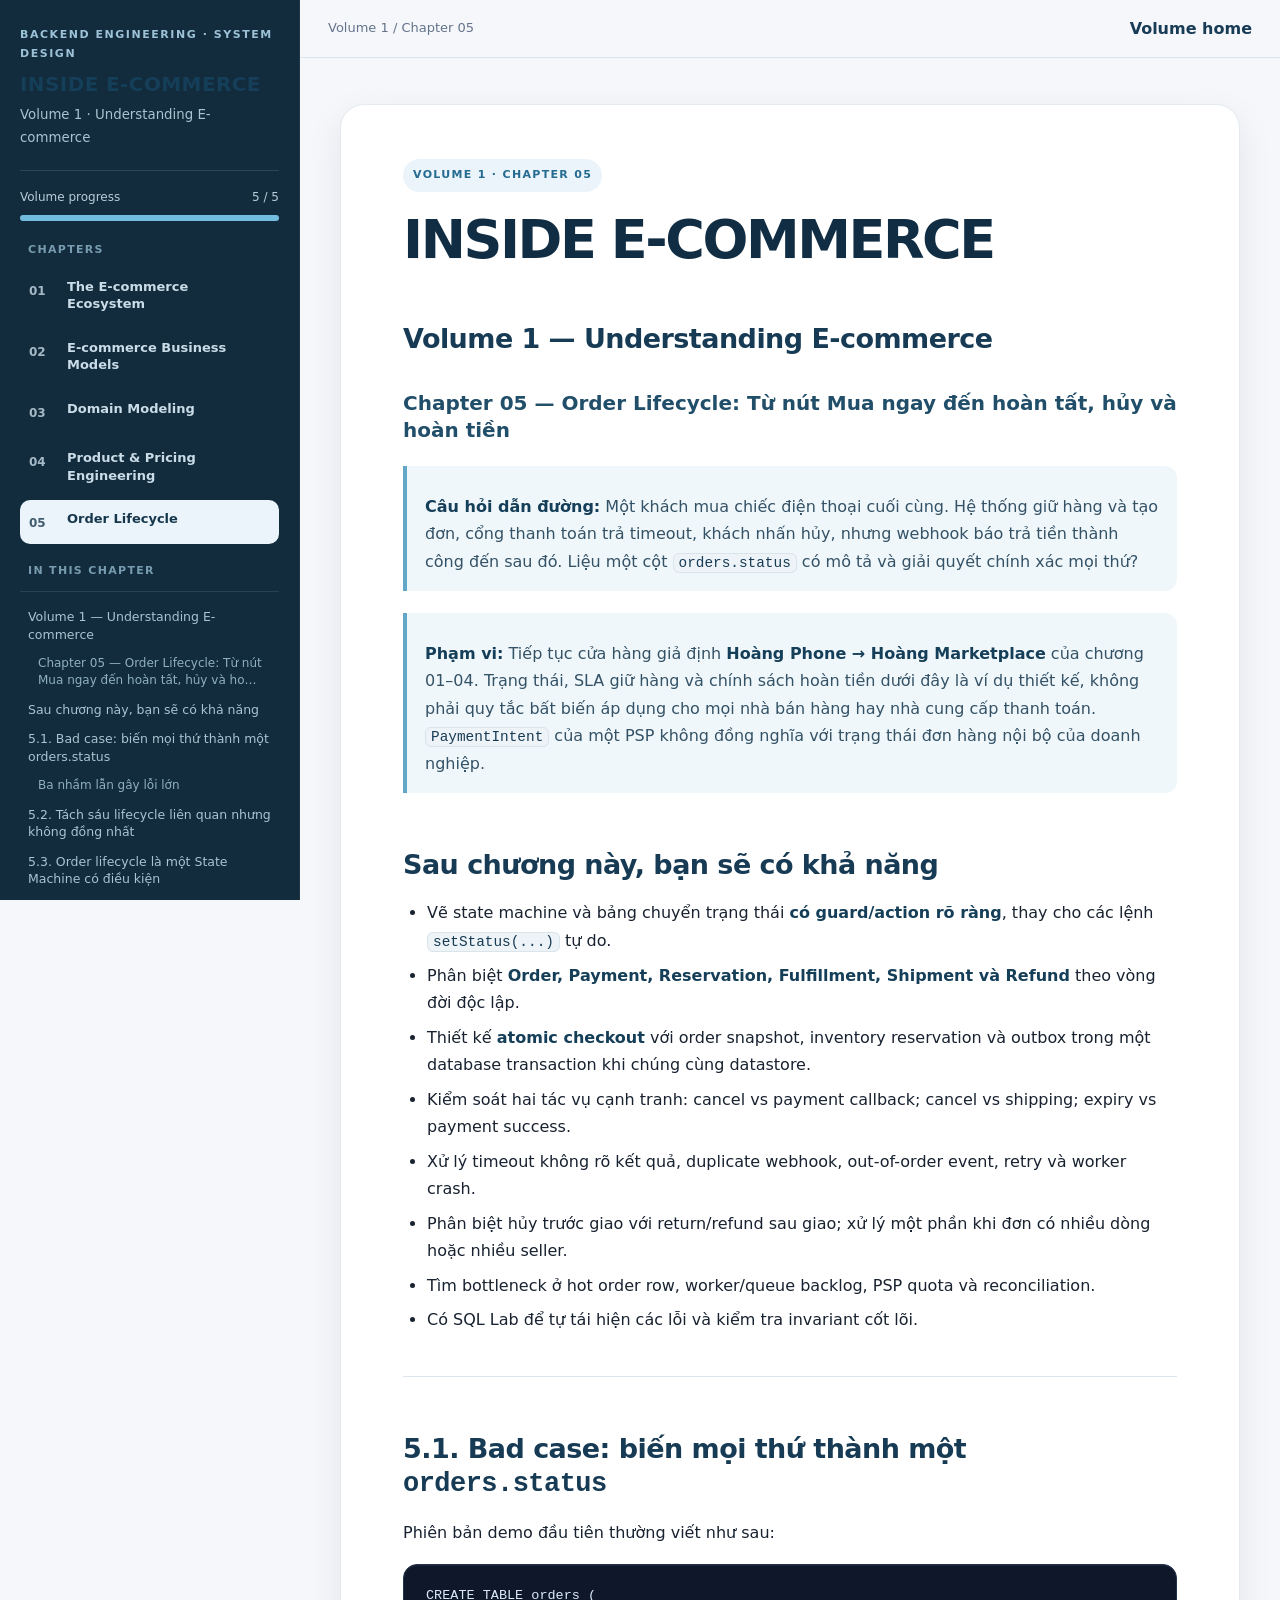
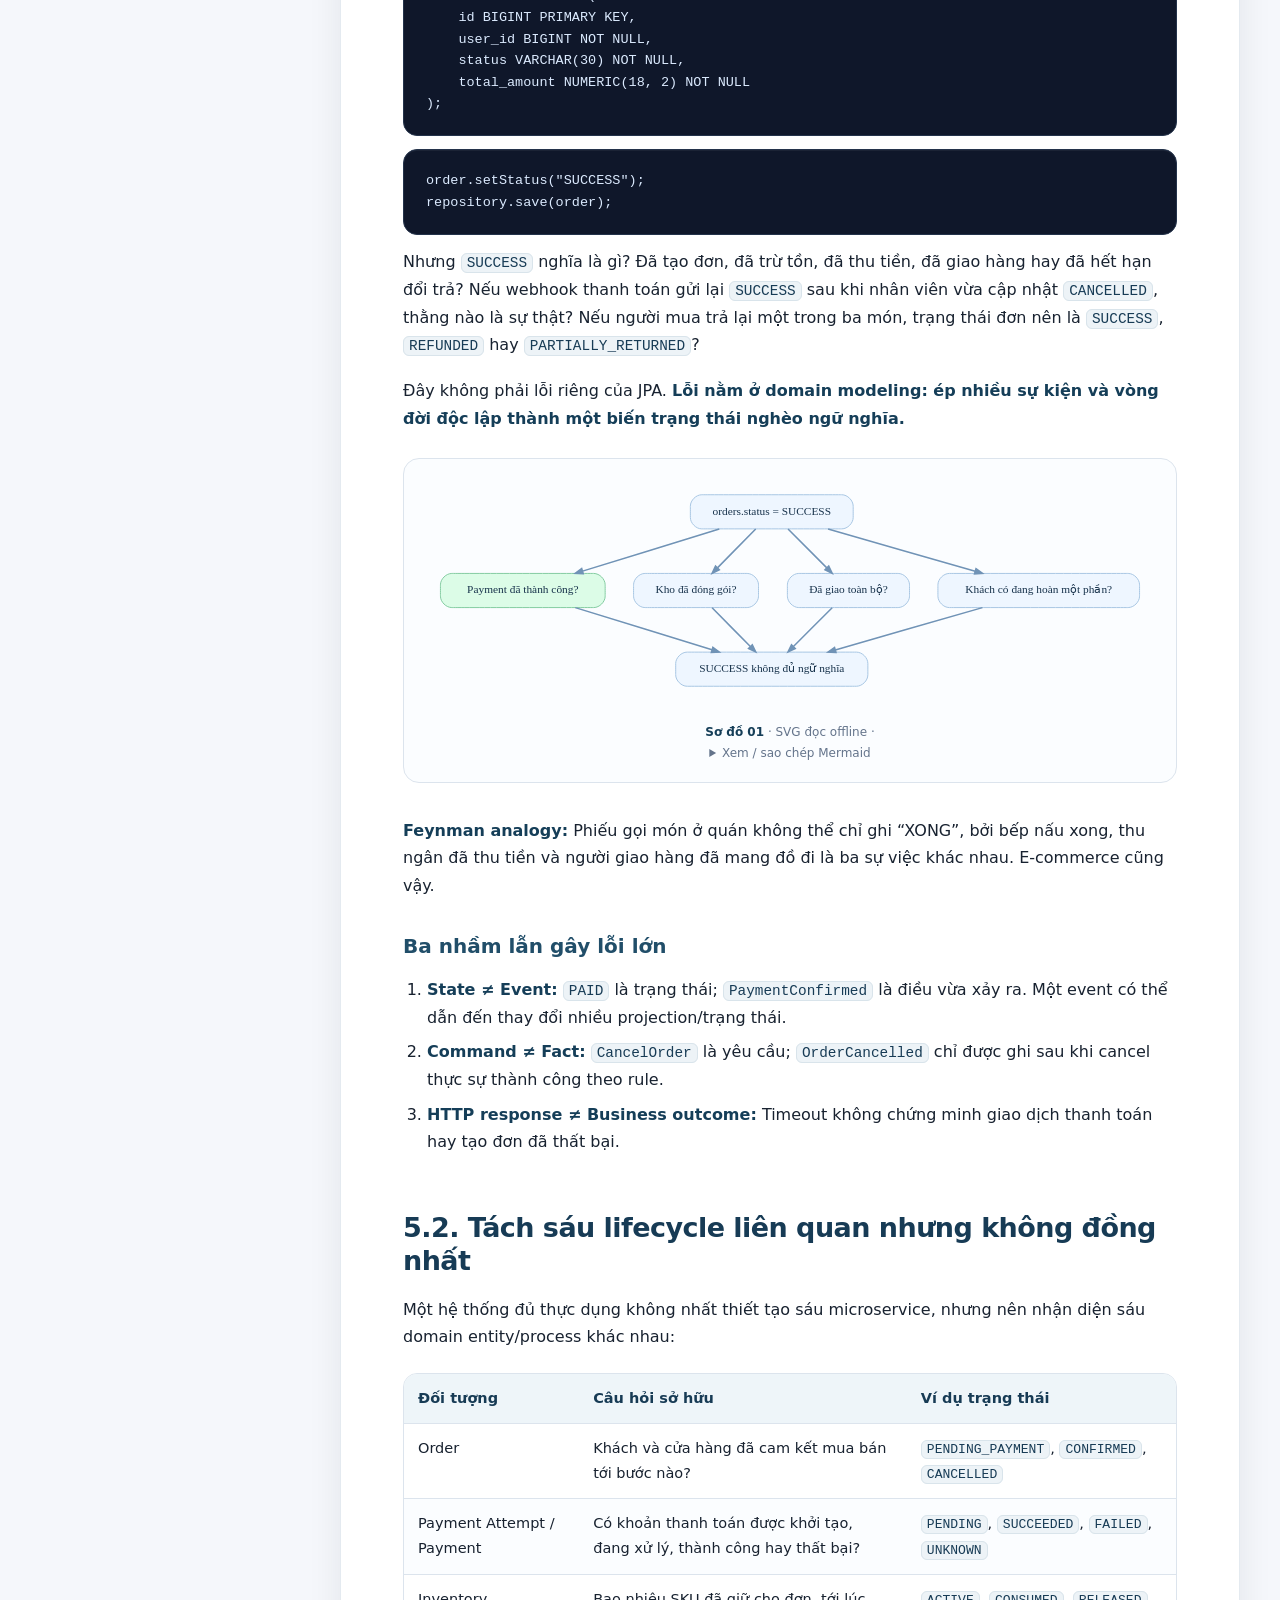
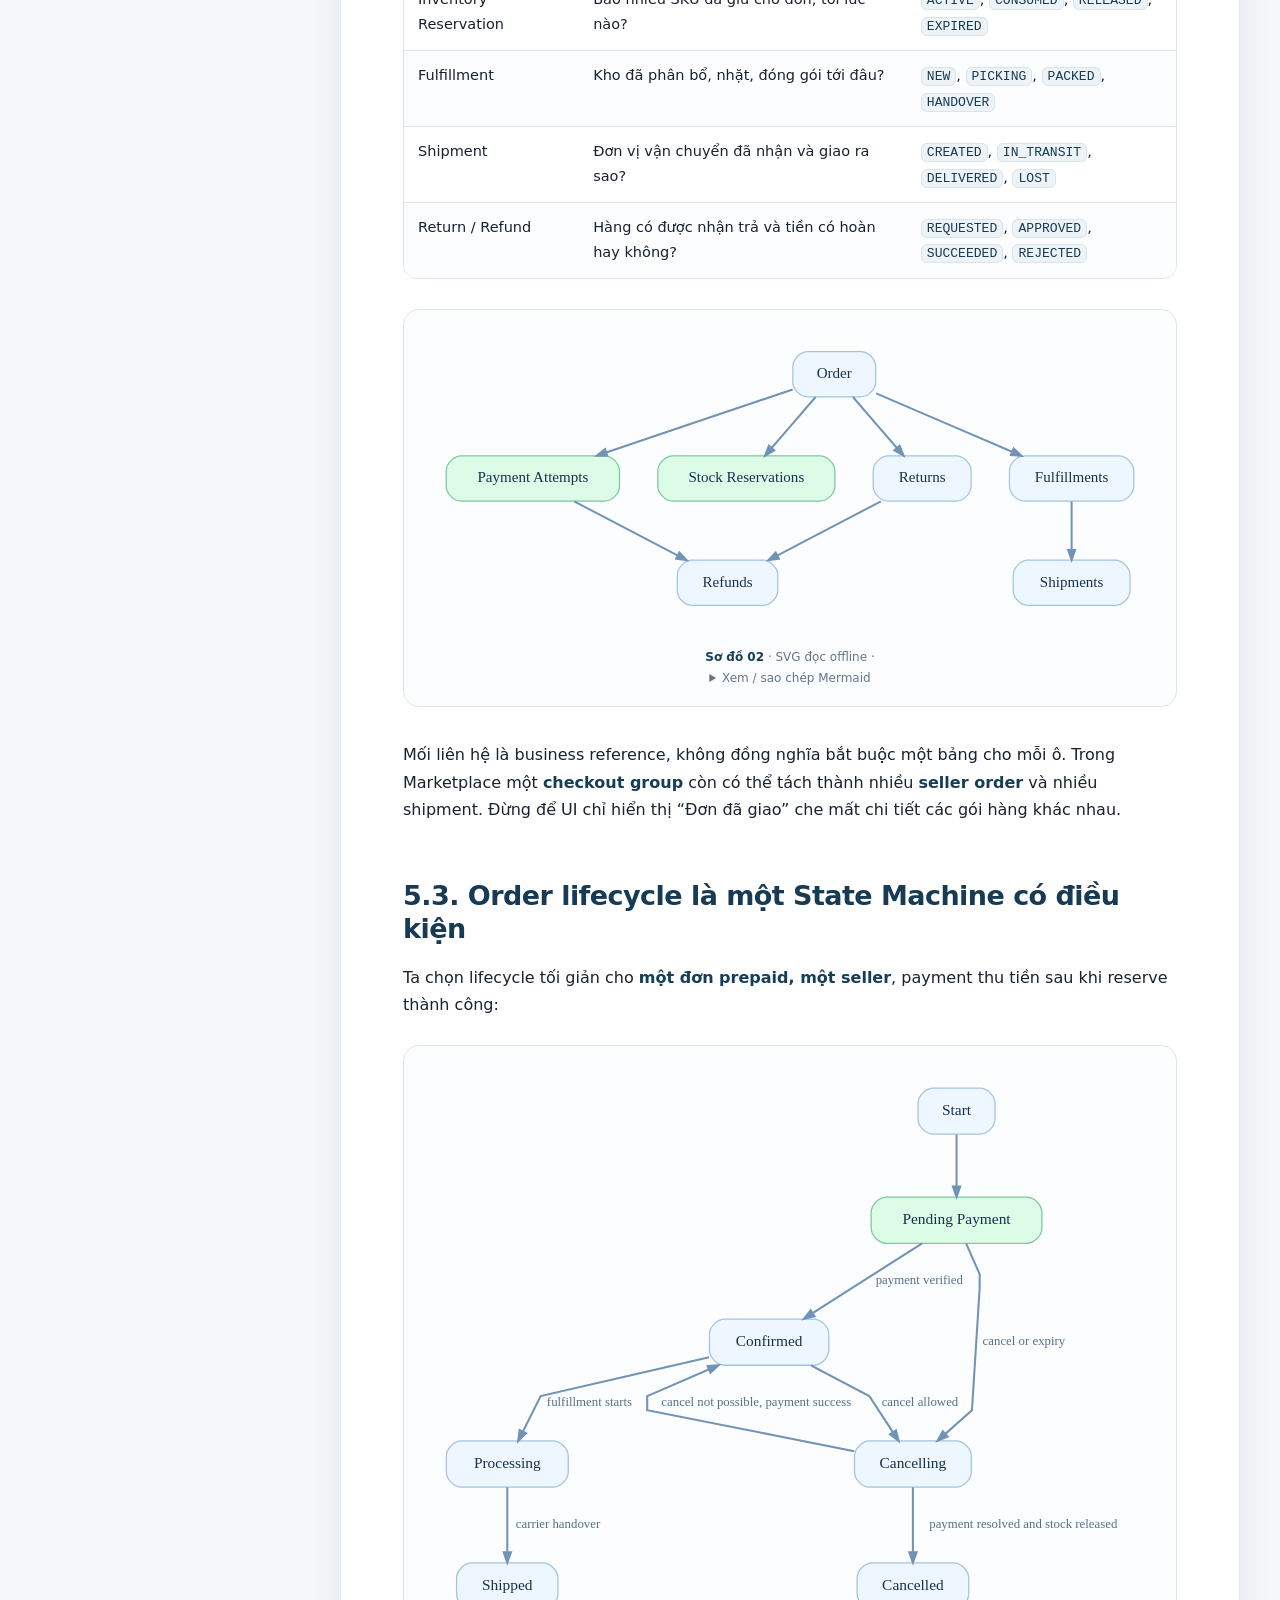
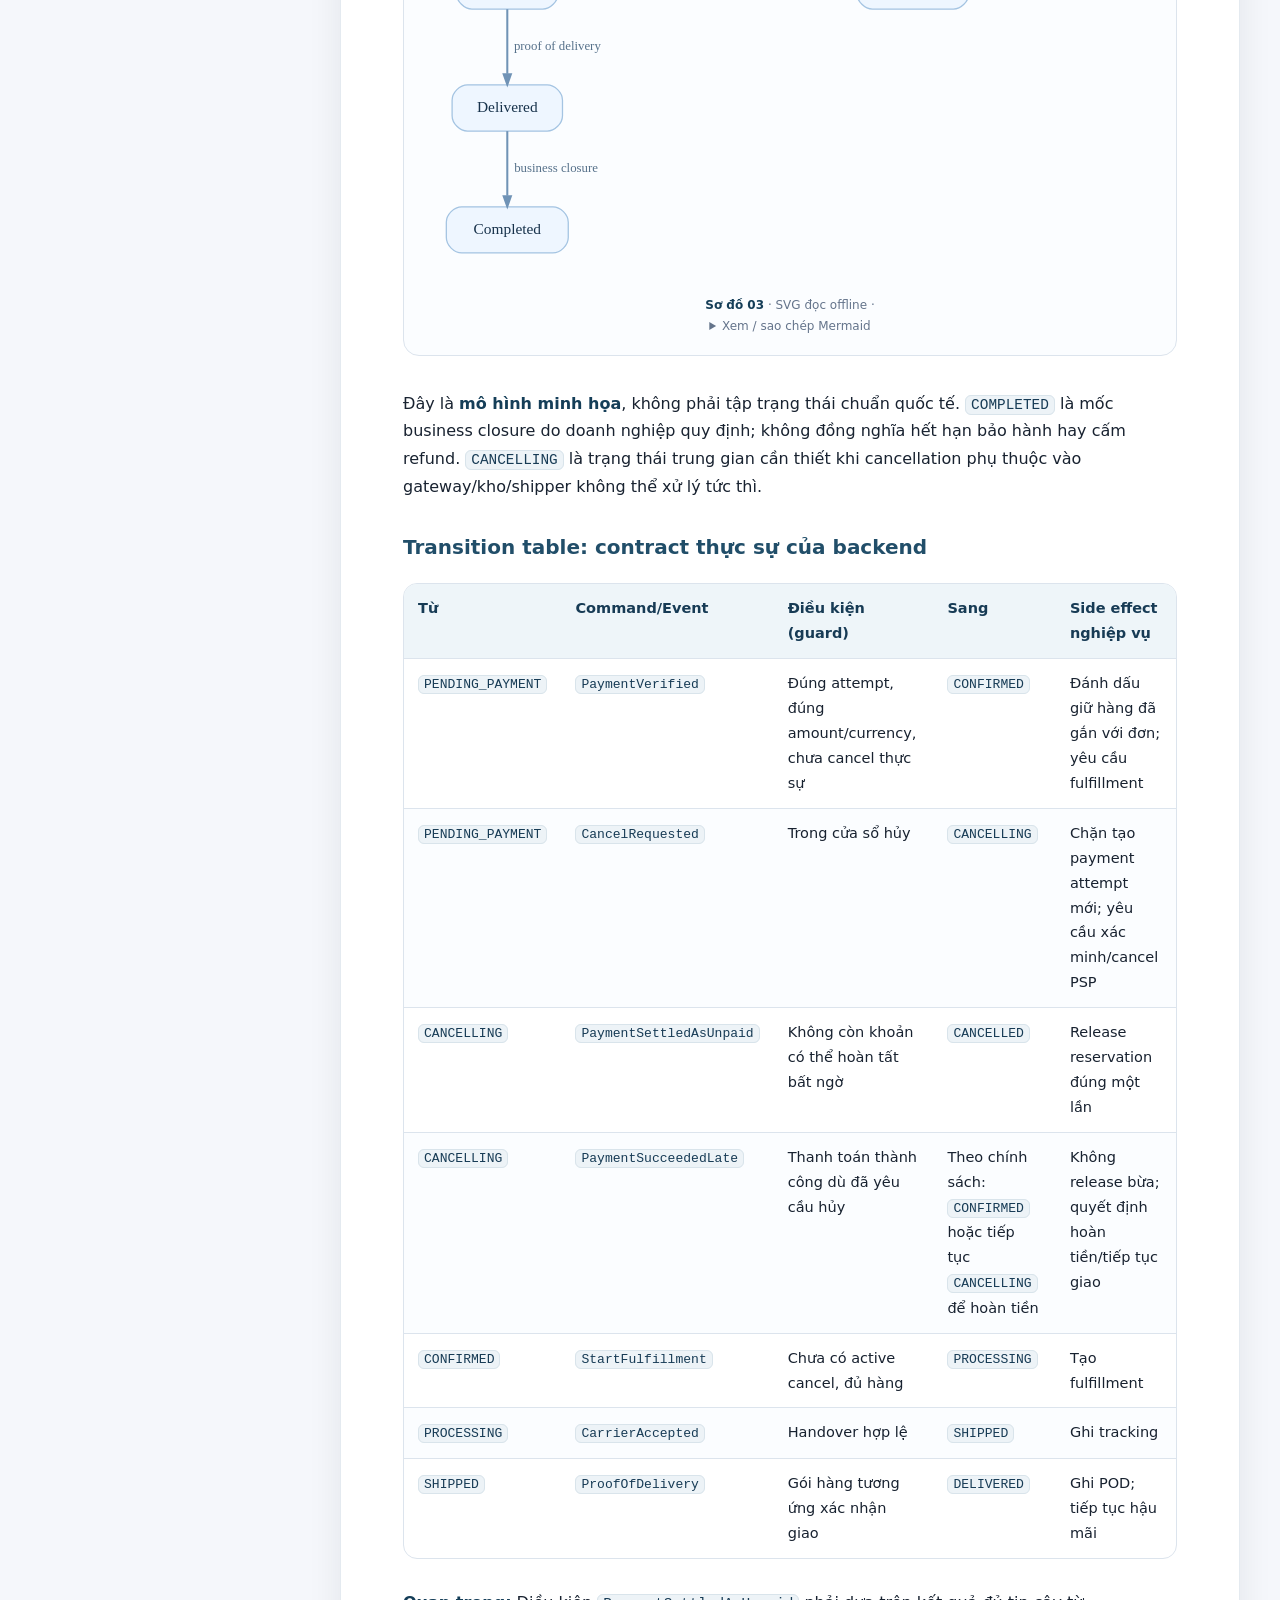
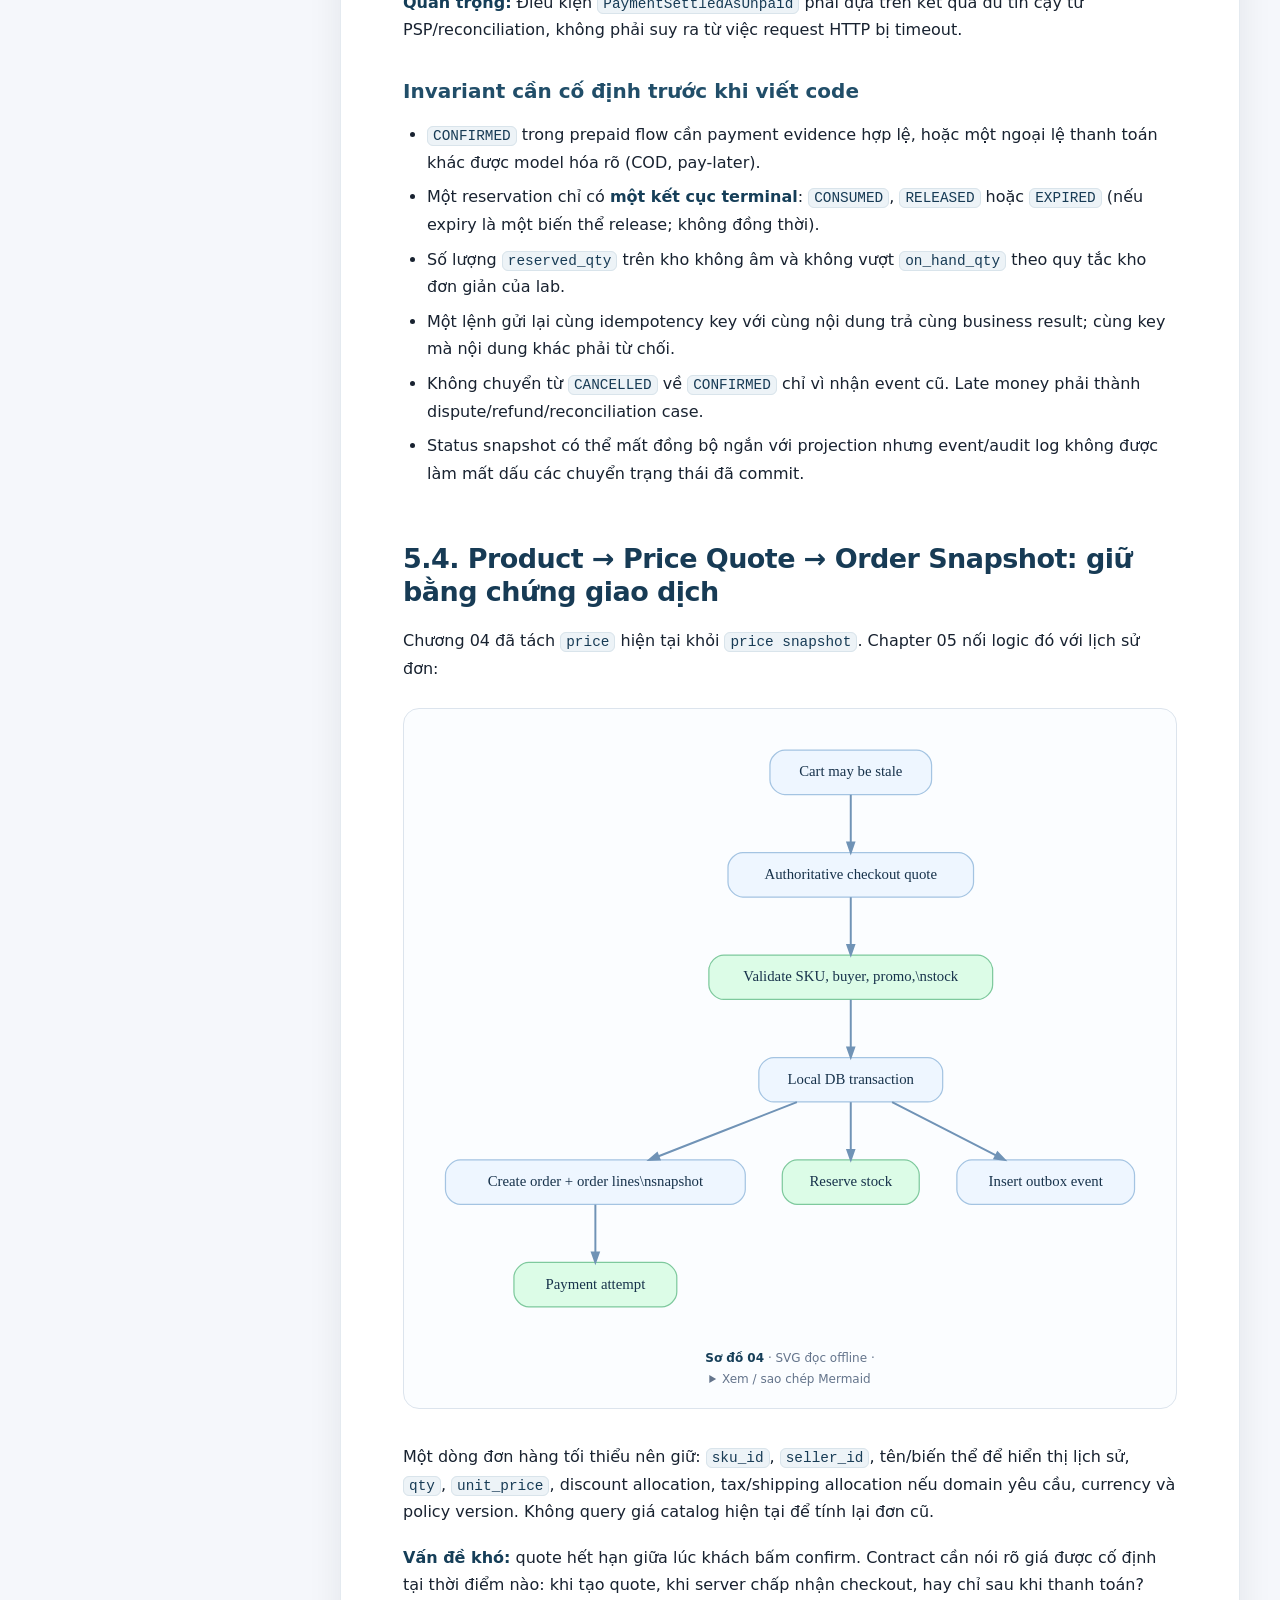
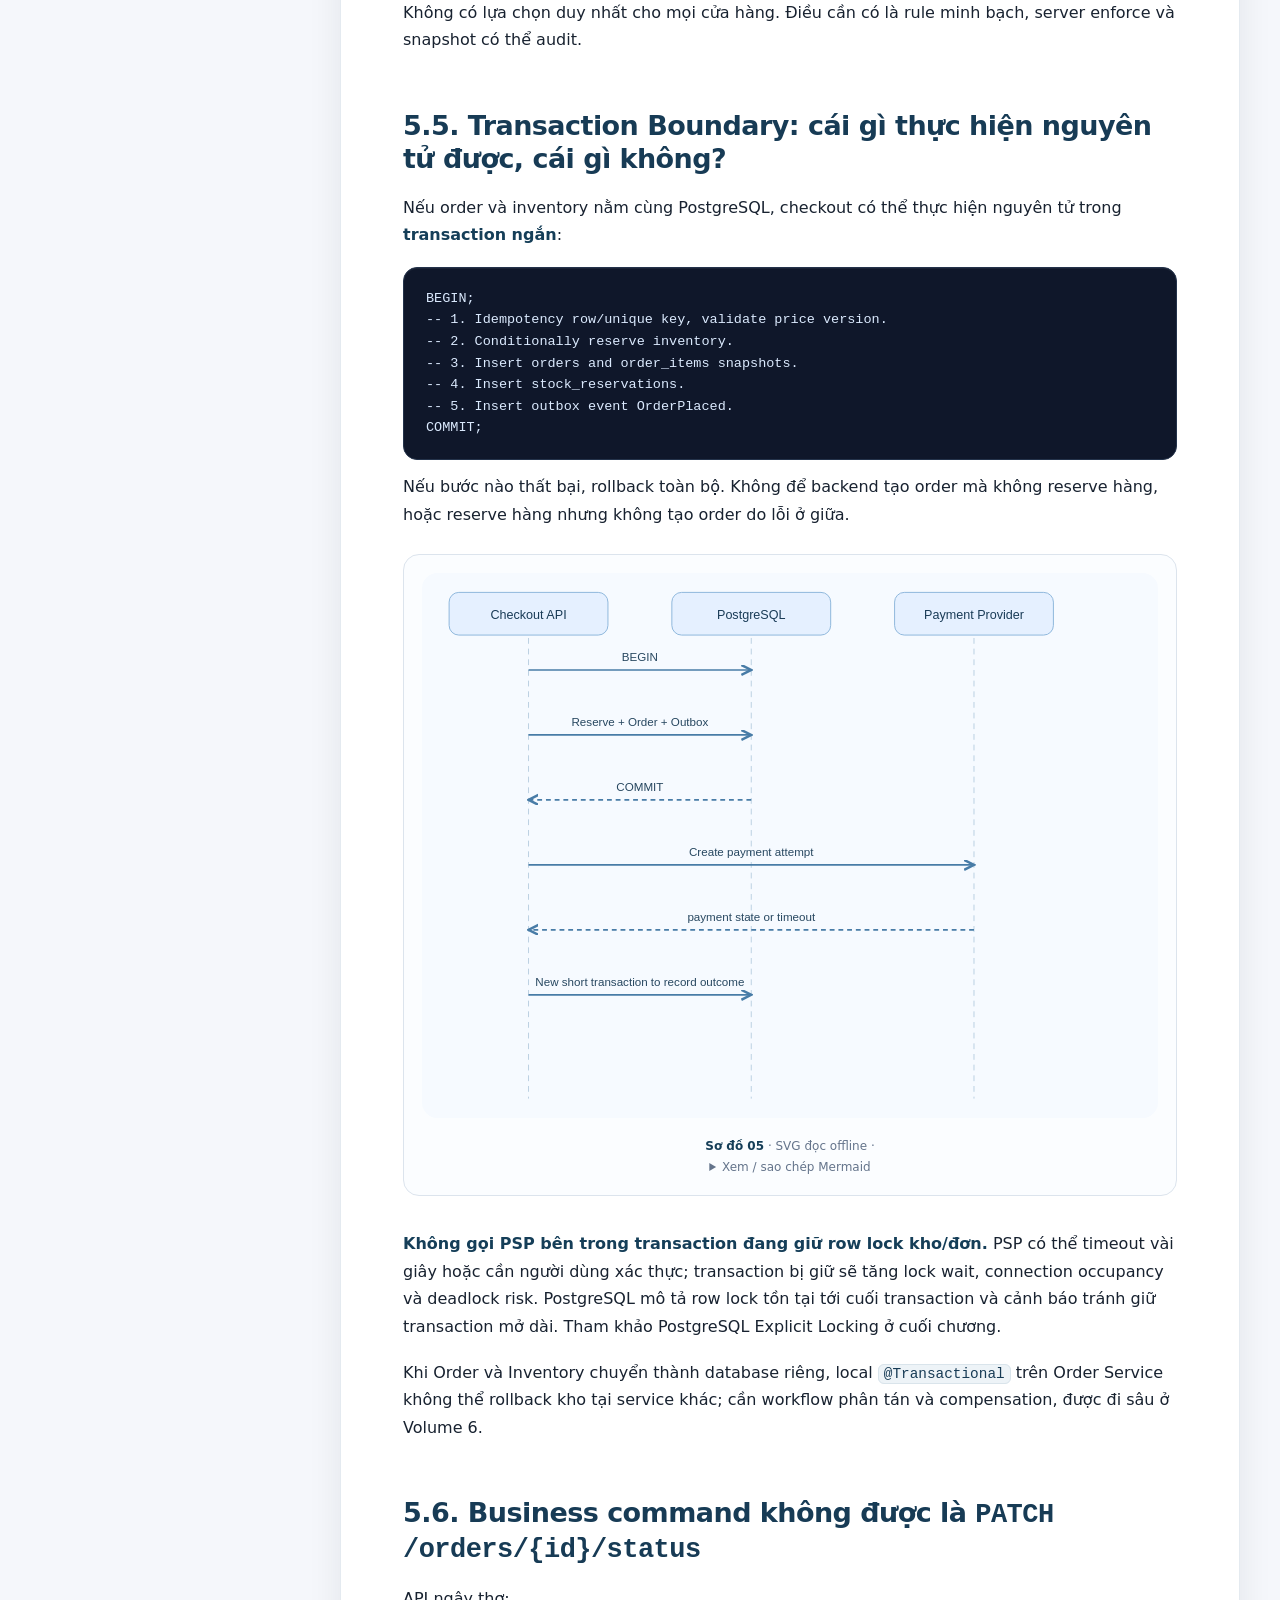
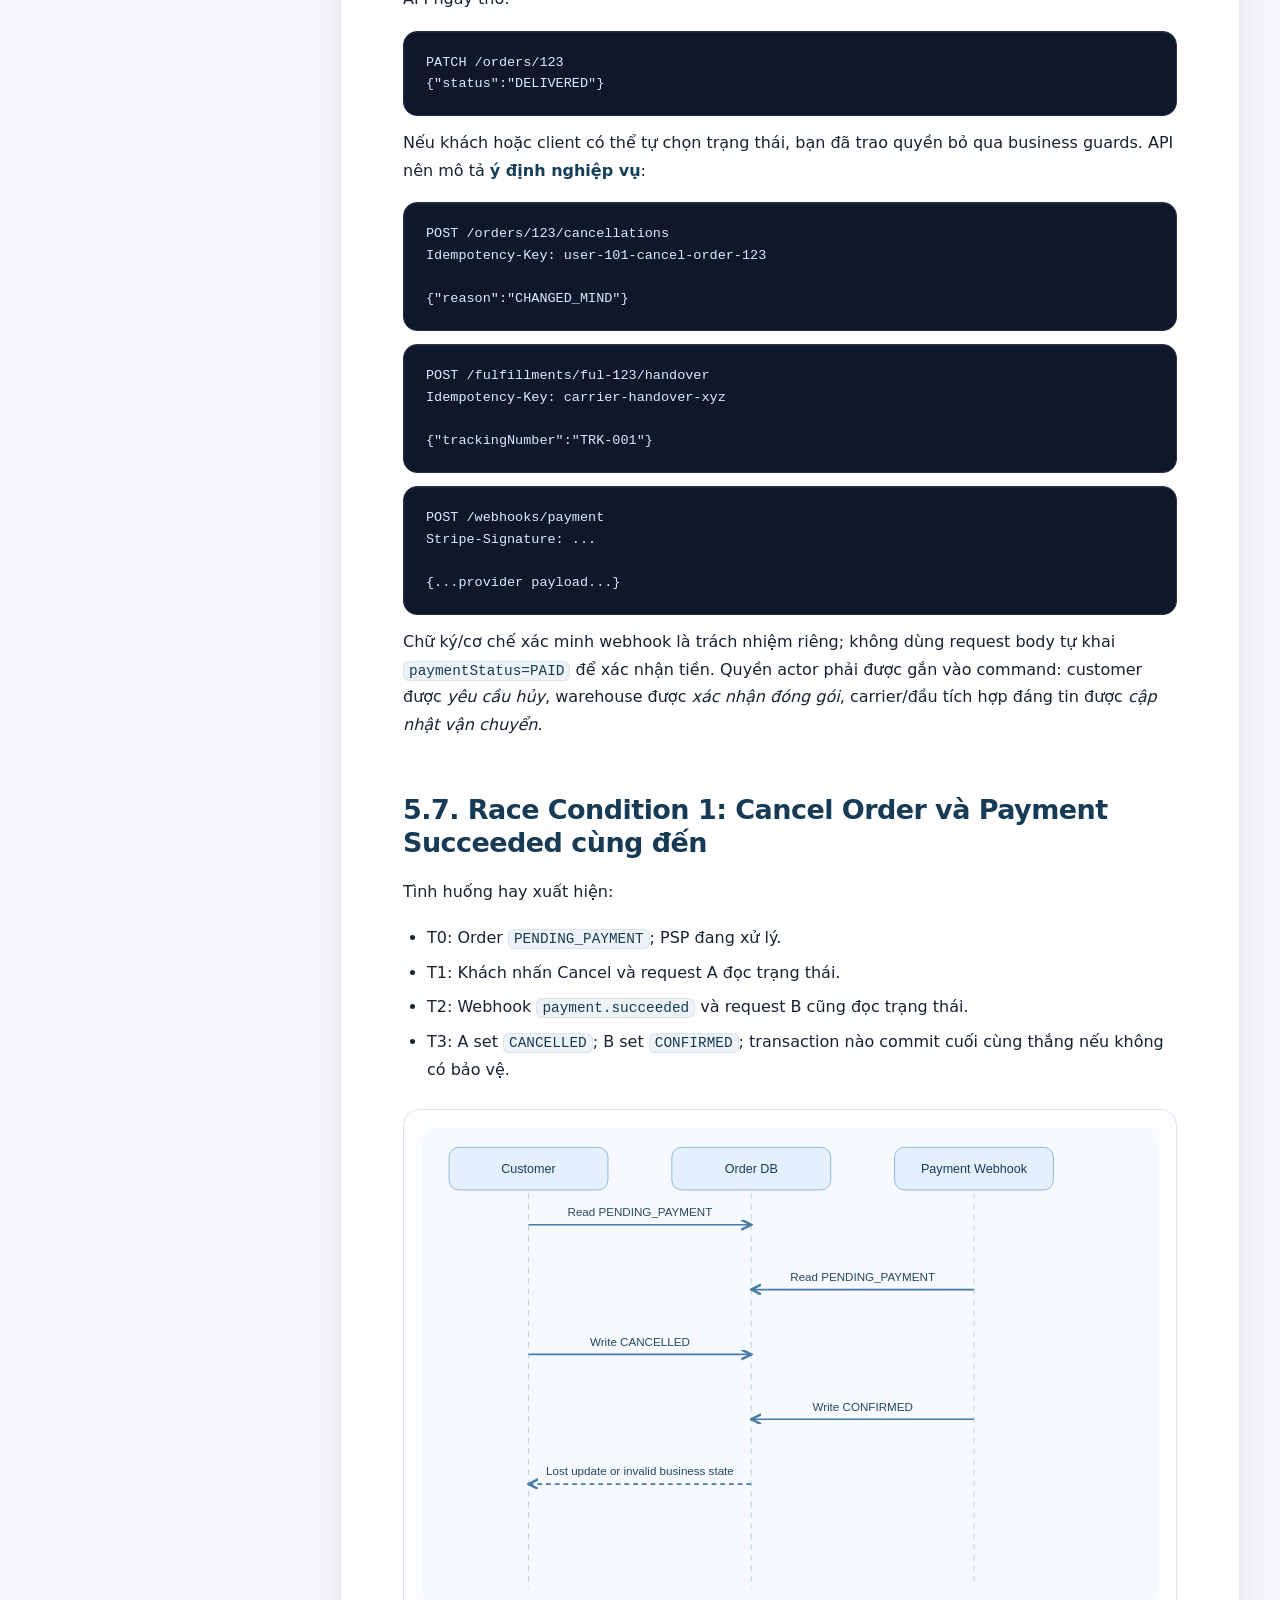
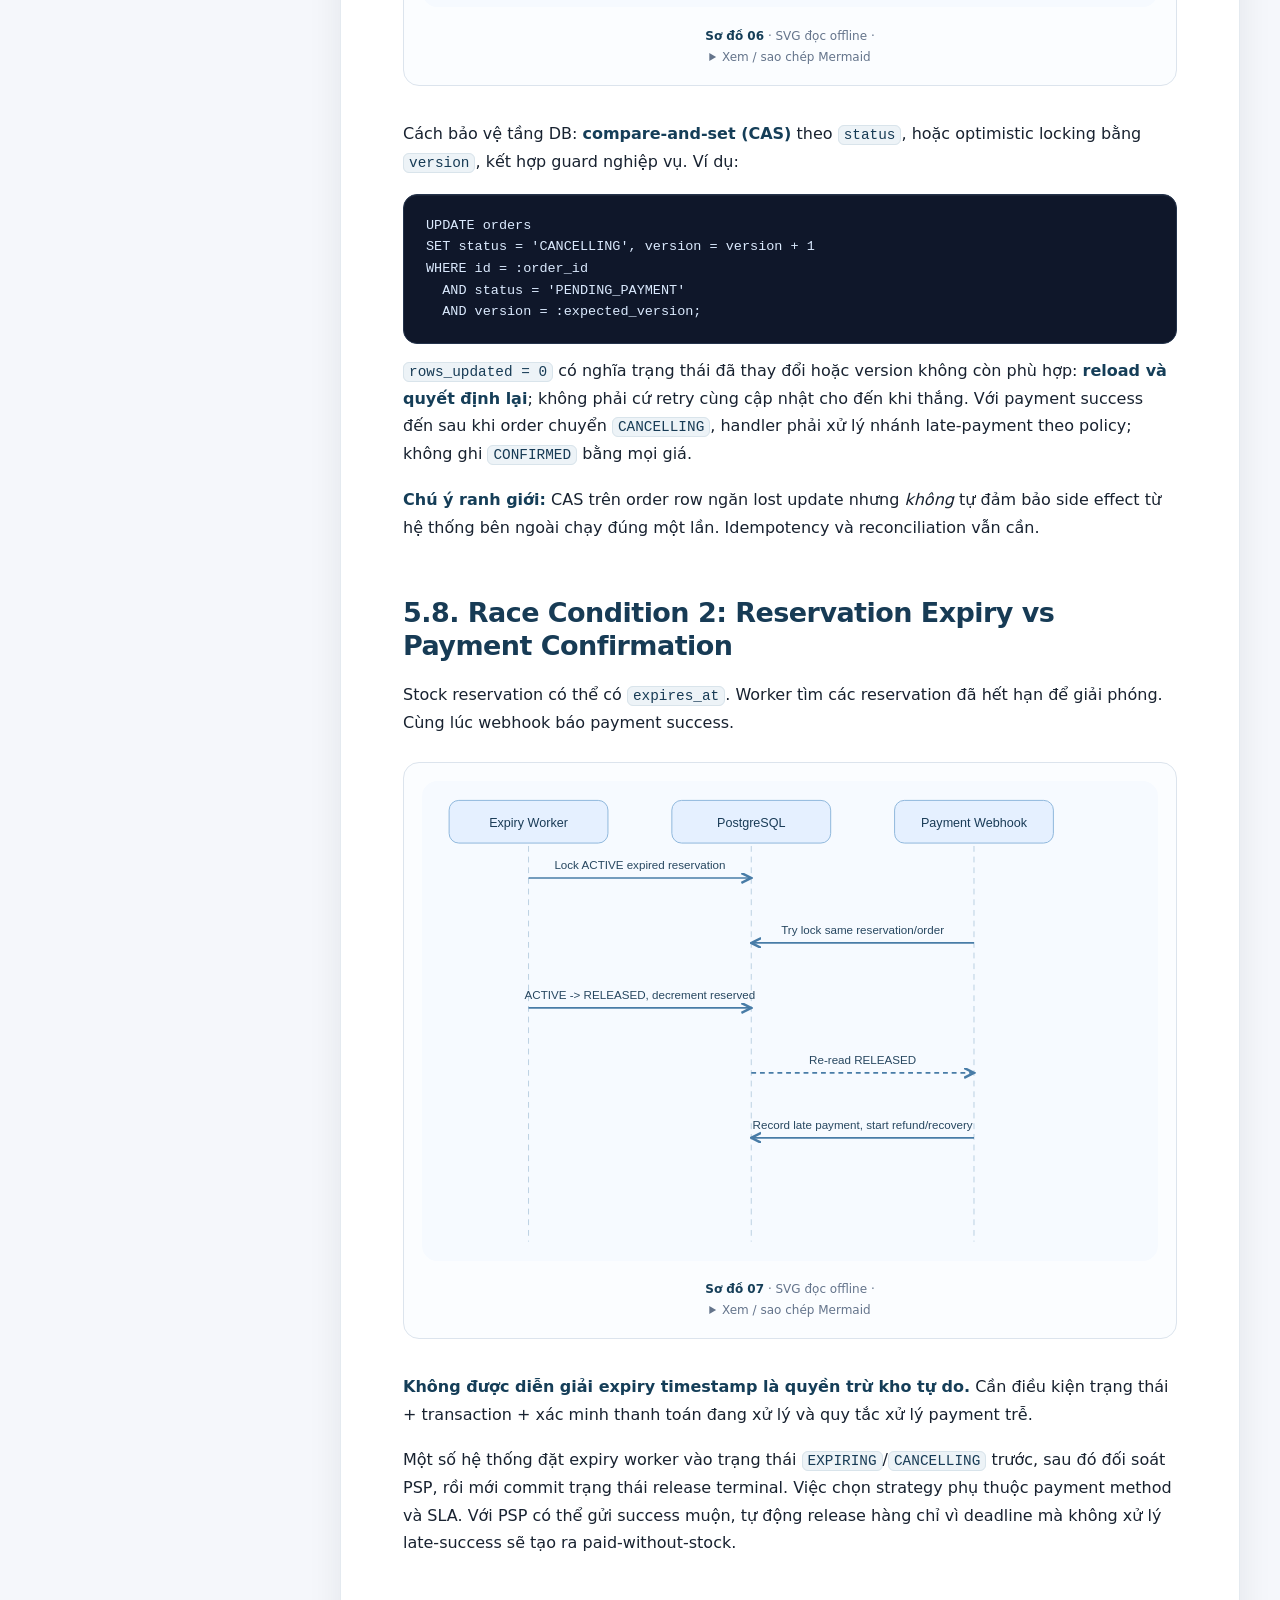
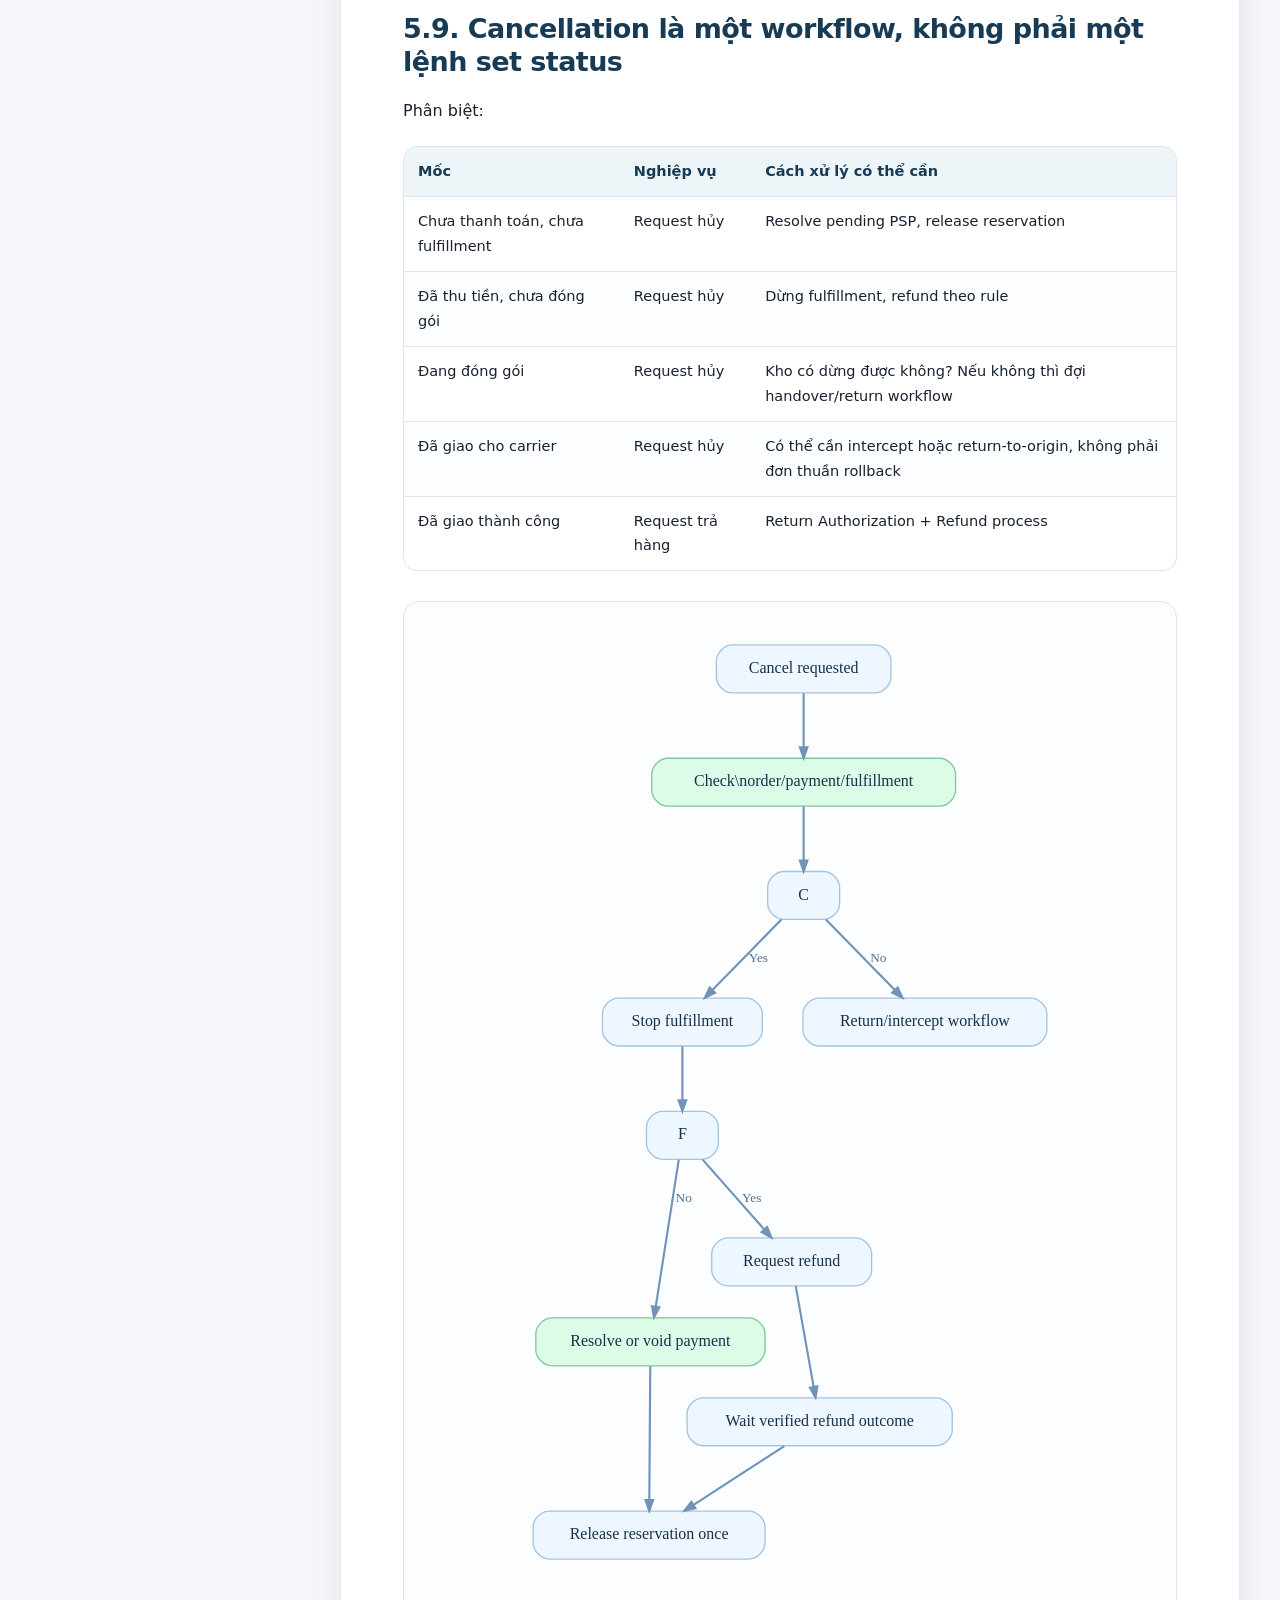
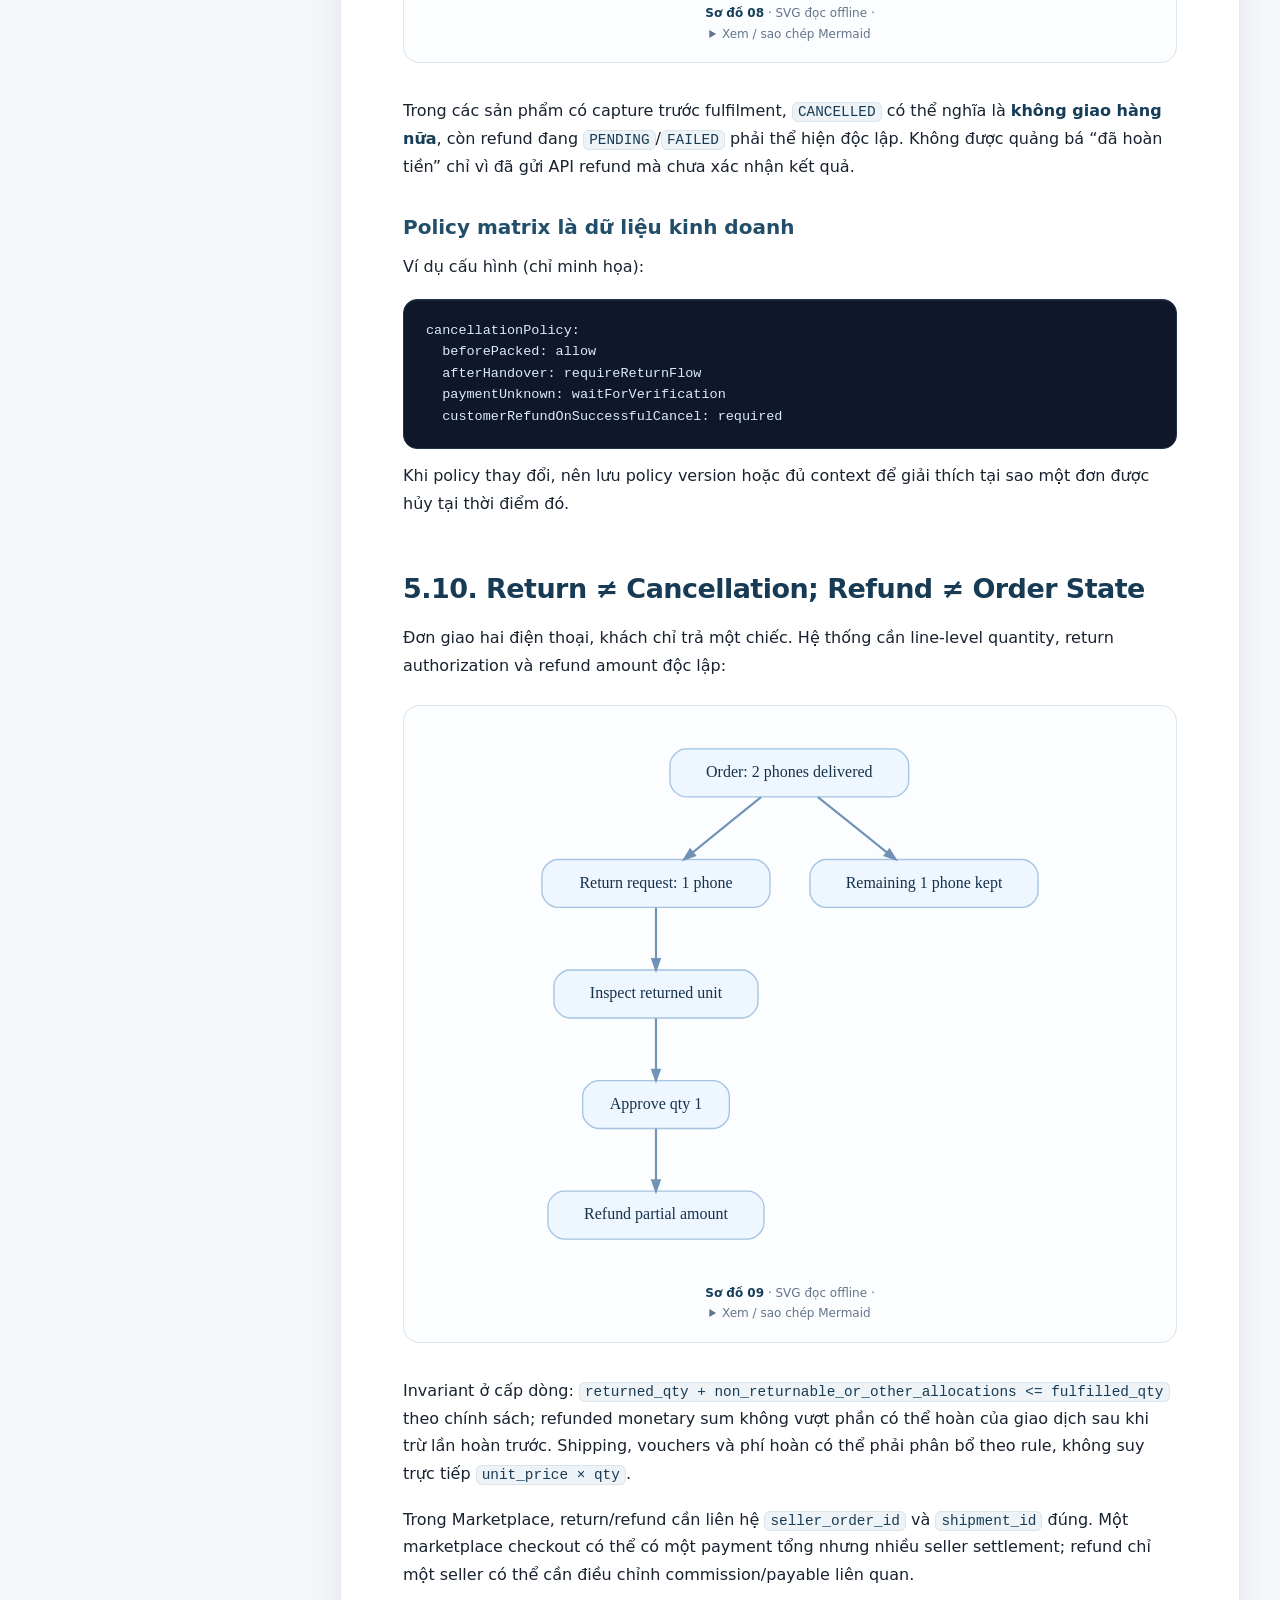
<file: volume-01/chapter-05-order-lifecycle.html>
<!doctype html><html lang="vi"><head><meta charset="utf-8"><meta name="viewport" content="width=device-width,initial-scale=1"><meta name="description" content="Inside E-commerce Volume 1 Chapter 05 — Order Lifecycle"><title>Inside E-commerce · Chapter 05 · Order Lifecycle</title><link rel="stylesheet" href="assets/reader.css"></head><body><div class="reader-shell"><aside class="sidebar"><a class="brand-link" href="index.html"><span class="kicker">Backend Engineering · System Design</span><strong>INSIDE E-COMMERCE</strong><small>Volume 1 · Understanding E-commerce</small></a><div class="volume-progress"><div class="row"><span>Volume progress</span><span>5 / 5</span></div><div class="progress"><span></span></div></div><div class="nav-label">Chapters</div><div class="chapter-list"><a class="chapter-link " href="chapter-01-ecommerce-ecosystem.html"><b>01</b><span>The E-commerce Ecosystem</span></a><a class="chapter-link " href="chapter-02-ecommerce-business-models.html"><b>02</b><span>E-commerce Business Models</span></a><a class="chapter-link " href="chapter-03-domain-modeling.html"><b>03</b><span>Domain Modeling</span></a><a class="chapter-link " href="chapter-04-product-pricing.html"><b>04</b><span>Product &amp; Pricing Engineering</span></a><a class="chapter-link active" href="chapter-05-order-lifecycle.html"><b>05</b><span>Order Lifecycle</span></a></div><div class="nav-label">In this chapter</div><nav class="toc"><a class="toc-h2" href="#volume-1-understanding-e-commerce">Volume 1 — Understanding E-commerce</a><a class="toc-h3" href="#chapter-05-order-lifecycle-t-n-t-mua-ngay-d-n-ho-n-t-t-h-y-v-ho-n-ti-n">Chapter 05 — Order Lifecycle: Từ nút Mua ngay đến hoàn tất, hủy và ho…</a><a class="toc-h2" href="#sau-ch-ng-n-y-b-n-s-c-kh-n-ng">Sau chương này, bạn sẽ có khả năng</a><a class="toc-h2" href="#5-1-bad-case-bi-n-m-i-th-th-nh-m-t-orders-status">5.1. Bad case: biến mọi thứ thành một orders.status</a><a class="toc-h3" href="#ba-nh-m-l-n-g-y-l-i-l-n">Ba nhầm lẫn gây lỗi lớn</a><a class="toc-h2" href="#5-2-t-ch-s-u-lifecycle-li-n-quan-nh-ng-kh-ng-d-ng-nh-t">5.2. Tách sáu lifecycle liên quan nhưng không đồng nhất</a><a class="toc-h2" href="#5-3-order-lifecycle-l-m-t-state-machine-c-di-u-ki-n">5.3. Order lifecycle là một State Machine có điều kiện</a><a class="toc-h3" href="#transition-table-contract-th-c-s-c-a-backend">Transition table: contract thực sự của backend</a><a class="toc-h3" href="#invariant-c-n-c-d-nh-tr-c-khi-vi-t-code">Invariant cần cố định trước khi viết code</a><a class="toc-h2" href="#5-4-product-price-quote-order-snapshot-gi-b-ng-ch-ng-giao-d-ch">5.4. Product → Price Quote → Order Snapshot: giữ bằng chứng giao dịch</a><a class="toc-h2" href="#5-5-transaction-boundary-c-i-g-th-c-hi-n-nguy-n-t-d-c-c-i-g-kh-ng">5.5. Transaction Boundary: cái gì thực hiện nguyên tử được, cái gì kh…</a><a class="toc-h2" href="#5-6-business-command-kh-ng-d-c-l-patch-orders-id-status">5.6. Business command không được là PATCH /orders/{id}/status</a><a class="toc-h2" href="#5-7-race-condition-1-cancel-order-v-payment-succeeded-c-ng-d-n">5.7. Race Condition 1: Cancel Order và Payment Succeeded cùng đến</a><a class="toc-h2" href="#5-8-race-condition-2-reservation-expiry-vs-payment-confirmation">5.8. Race Condition 2: Reservation Expiry vs Payment Confirmation</a><a class="toc-h2" href="#5-9-cancellation-l-m-t-workflow-kh-ng-ph-i-m-t-l-nh-set-status">5.9. Cancellation là một workflow, không phải một lệnh set status</a><a class="toc-h3" href="#policy-matrix-l-d-li-u-kinh-doanh">Policy matrix là dữ liệu kinh doanh</a><a class="toc-h2" href="#5-10-return-cancellation-refund-order-state">5.10. Return ≠ Cancellation; Refund ≠ Order State</a><a class="toc-h2" href="#5-11-idempotency-b-n-l-p-kh-ng-ch-n-t-mua">5.11. Idempotency ở bốn lớp, không chỉ ở nút Mua</a><a class="toc-h2" href="#5-12-crash-gi-a-commit-v-publish-transactional-outbox">5.12. Crash giữa Commit và Publish: Transactional Outbox</a><a class="toc-h2" href="#5-13-payment-timeout-unknown-l-th-ng-tin-kh-ng-ph-i-s-th-t-b-i">5.13. Payment timeout: UNKNOWN là thông tin, không phải sự thất bại</a><a class="toc-h2" href="#5-14-worker-crash-queue-backlog-v-recovery-design">5.14. Worker crash, queue backlog và recovery design</a><a class="toc-h2" href="#5-15-database-schema-thi-t-k-d-d-gi-i-th-ch-m-t-d-n-h-ng">5.15. Database schema: thiết kế đủ để giải thích một đơn hàng</a><a class="toc-h3" href="#c-c-m-u-constraint-quan-tr-ng">Các mẫu constraint quan trọng</a><a class="toc-h2" href="#5-16-spring-boot-design-command-handler-state-guards-local-transaction">5.16. Spring Boot design: command handler + state guards + local tran…</a><a class="toc-h3" href="#spring-event-kh-ng-m-c-d-nh-l-reliable-message-broker">Spring event không mặc định là reliable message broker</a><a class="toc-h2" href="#5-17-observability-do-m-t-lifecycle-ch-kh-ng-ch-do-http-200">5.17. Observability: đo một lifecycle chứ không chỉ đo HTTP 200</a><a class="toc-h3" href="#reconciliation-jobs">Reconciliation jobs</a><a class="toc-h2" href="#5-18-bottleneck-shifting-trong-order-lifecycle">5.18. Bottleneck Shifting trong Order Lifecycle</a><a class="toc-h2" href="#5-19-engineering-lab-di-n-t-p-m-t-v-ng-d-i-d-n">5.19. Engineering Lab — diễn tập một vòng đời đơn</a><a class="toc-h3" href="#thi-t-l-p">Thiết lập</a><a class="toc-h3" href="#b-i-to-n-b-t-bu-c">Bài toán bắt buộc</a><a class="toc-h3" href="#d-p-n-t-duy-test-kh-ng-th-thi-u">Đáp án tư duy: test không thể thiếu</a><a class="toc-h2" href="#5-20-chapter-review-t-duy-tr-c-khi-ch-n-c-ng-ngh">5.20. Chapter Review — tư duy trước khi chọn công nghệ</a><a class="toc-h3" href="#knowledge-map">Knowledge Map</a><a class="toc-h3" href="#key-takeaways">Key Takeaways</a><a class="toc-h2" href="#t-i-li-u-tham-kh-o-k-thu-t">Tài liệu tham khảo kỹ thuật</a></nav></aside><section class="content-wrap"><header class="topbar"><button class="menu-btn" aria-label="Mở mục lục">☰</button><div class="crumb">Volume 1 / Chapter 05</div><a href="index.html">Volume home</a></header><article><div class="eyebrow">VOLUME 1 · CHAPTER 05</div><h1 id="inside-e-commerce">INSIDE E-COMMERCE</h1>
<h2 id="volume-1-understanding-e-commerce">Volume 1 — Understanding E-commerce</h2>
<h3 id="chapter-05-order-lifecycle-t-n-t-mua-ngay-d-n-ho-n-t-t-h-y-v-ho-n-ti-n">Chapter 05 — Order Lifecycle: Từ nút Mua ngay đến hoàn tất, hủy và hoàn tiền</h3>
<blockquote>
<p><strong>Câu hỏi dẫn đường:</strong> Một khách mua chiếc điện thoại cuối cùng. Hệ thống giữ hàng và tạo đơn, cổng thanh toán trả timeout, khách nhấn hủy, nhưng webhook báo trả tiền thành công đến sau đó. Liệu một cột <code>orders.status</code> có mô tả và giải quyết chính xác mọi thứ?</p>
</blockquote>
<blockquote>
<p><strong>Phạm vi:</strong> Tiếp tục cửa hàng giả định <strong>Hoàng Phone → Hoàng Marketplace</strong> của chương 01–04. Trạng thái, SLA giữ hàng và chính sách hoàn tiền dưới đây là ví dụ thiết kế, không phải quy tắc bất biến áp dụng cho mọi nhà bán hàng hay nhà cung cấp thanh toán. <code>PaymentIntent</code> của một PSP không đồng nghĩa với trạng thái đơn hàng nội bộ của doanh nghiệp.</p>
</blockquote>
<h2 id="sau-ch-ng-n-y-b-n-s-c-kh-n-ng">Sau chương này, bạn sẽ có khả năng</h2>
<ul>
<li>Vẽ state machine và bảng chuyển trạng thái <strong>có guard/action rõ ràng</strong>, thay cho các lệnh <code>setStatus(...)</code> tự do.</li>
<li>Phân biệt <strong>Order, Payment, Reservation, Fulfillment, Shipment và Refund</strong> theo vòng đời độc lập.</li>
<li>Thiết kế <strong>atomic checkout</strong> với order snapshot, inventory reservation và outbox trong một database transaction khi chúng cùng datastore.</li>
<li>Kiểm soát hai tác vụ cạnh tranh: cancel vs payment callback; cancel vs shipping; expiry vs payment success.</li>
<li>Xử lý timeout không rõ kết quả, duplicate webhook, out-of-order event, retry và worker crash.</li>
<li>Phân biệt hủy trước giao với return/refund sau giao; xử lý một phần khi đơn có nhiều dòng hoặc nhiều seller.</li>
<li>Tìm bottleneck ở hot order row, worker/queue backlog, PSP quota và reconciliation.</li>
<li>Có SQL Lab để tự tái hiện các lỗi và kiểm tra invariant cốt lõi.</li>
</ul>
<hr/>
<h2 id="5-1-bad-case-bi-n-m-i-th-th-nh-m-t-orders-status">5.1. Bad case: biến mọi thứ thành một <code>orders.status</code></h2>
<p>Phiên bản demo đầu tiên thường viết như sau:</p>
<pre><code class="language-sql">CREATE TABLE orders (
    id BIGINT PRIMARY KEY,
    user_id BIGINT NOT NULL,
    status VARCHAR(30) NOT NULL,
    total_amount NUMERIC(18, 2) NOT NULL
);
</code></pre>
<pre><code class="language-java">order.setStatus("SUCCESS");
repository.save(order);
</code></pre>
<p>Nhưng <code>SUCCESS</code> nghĩa là gì? Đã tạo đơn, đã trừ tồn, đã thu tiền, đã giao hàng hay đã hết hạn đổi trả? Nếu webhook thanh toán gửi lại <code>SUCCESS</code> sau khi nhân viên vừa cập nhật <code>CANCELLED</code>, thằng nào là sự thật? Nếu người mua trả lại một trong ba món, trạng thái đơn nên là <code>SUCCESS</code>, <code>REFUNDED</code> hay <code>PARTIALLY_RETURNED</code>?</p>
<p>Đây không phải lỗi riêng của JPA. <strong>Lỗi nằm ở domain modeling: ép nhiều sự kiện và vòng đời độc lập thành một biến trạng thái nghèo ngữ nghĩa.</strong></p>
<figure class="diagram"><a href="assets/chapter-05/diagram-01.svg" rel="noopener noreferrer" target="_blank" title="Mở sơ đồ SVG"><img alt="Sơ đồ kỹ thuật 01" loading="lazy" src="assets/chapter-05/diagram-01.svg"/></a><figcaption><strong>Sơ đồ 01</strong> · SVG đọc offline · <details><summary>Xem / sao chép Mermaid</summary><pre>flowchart TD
    A["orders.status = SUCCESS"] --&gt; B["Payment đã thành công?"]
    A --&gt; C["Kho đã đóng gói?"]
    A --&gt; D["Đã giao toàn bộ?"]
    A --&gt; E["Khách có đang hoàn một phần?"]
    B --&gt; F["SUCCESS không đủ ngữ nghĩa"]
    C --&gt; F
    D --&gt; F
    E --&gt; F
</pre></details></figcaption></figure>
<p><strong>Feynman analogy:</strong> Phiếu gọi món ở quán không thể chỉ ghi “XONG”, bởi bếp nấu xong, thu ngân đã thu tiền và người giao hàng đã mang đồ đi là ba sự việc khác nhau. E-commerce cũng vậy.</p>
<h3 id="ba-nh-m-l-n-g-y-l-i-l-n">Ba nhầm lẫn gây lỗi lớn</h3>
<ol>
<li><strong>State ≠ Event:</strong> <code>PAID</code> là trạng thái; <code>PaymentConfirmed</code> là điều vừa xảy ra. Một event có thể dẫn đến thay đổi nhiều projection/trạng thái.</li>
<li><strong>Command ≠ Fact:</strong> <code>CancelOrder</code> là yêu cầu; <code>OrderCancelled</code> chỉ được ghi sau khi cancel thực sự thành công theo rule.</li>
<li><strong>HTTP response ≠ Business outcome:</strong> Timeout không chứng minh giao dịch thanh toán hay tạo đơn đã thất bại.</li>
</ol>
<h2 id="5-2-t-ch-s-u-lifecycle-li-n-quan-nh-ng-kh-ng-d-ng-nh-t">5.2. Tách sáu lifecycle liên quan nhưng không đồng nhất</h2>
<p>Một hệ thống đủ thực dụng không nhất thiết tạo sáu microservice, nhưng nên nhận diện sáu domain entity/process khác nhau:</p>
<table>
<thead>
<tr>
<th>Đối tượng</th>
<th>Câu hỏi sở hữu</th>
<th>Ví dụ trạng thái</th>
</tr>
</thead>
<tbody>
<tr>
<td>Order</td>
<td>Khách và cửa hàng đã cam kết mua bán tới bước nào?</td>
<td><code>PENDING_PAYMENT</code>, <code>CONFIRMED</code>, <code>CANCELLED</code></td>
</tr>
<tr>
<td>Payment Attempt / Payment</td>
<td>Có khoản thanh toán được khởi tạo, đang xử lý, thành công hay thất bại?</td>
<td><code>PENDING</code>, <code>SUCCEEDED</code>, <code>FAILED</code>, <code>UNKNOWN</code></td>
</tr>
<tr>
<td>Inventory Reservation</td>
<td>Bao nhiêu SKU đã giữ cho đơn, tới lúc nào?</td>
<td><code>ACTIVE</code>, <code>CONSUMED</code>, <code>RELEASED</code>, <code>EXPIRED</code></td>
</tr>
<tr>
<td>Fulfillment</td>
<td>Kho đã phân bổ, nhặt, đóng gói tới đâu?</td>
<td><code>NEW</code>, <code>PICKING</code>, <code>PACKED</code>, <code>HANDOVER</code></td>
</tr>
<tr>
<td>Shipment</td>
<td>Đơn vị vận chuyển đã nhận và giao ra sao?</td>
<td><code>CREATED</code>, <code>IN_TRANSIT</code>, <code>DELIVERED</code>, <code>LOST</code></td>
</tr>
<tr>
<td>Return / Refund</td>
<td>Hàng có được nhận trả và tiền có hoàn hay không?</td>
<td><code>REQUESTED</code>, <code>APPROVED</code>, <code>SUCCEEDED</code>, <code>REJECTED</code></td>
</tr>
</tbody>
</table>
<figure class="diagram"><a href="assets/chapter-05/diagram-02.svg" rel="noopener noreferrer" target="_blank" title="Mở sơ đồ SVG"><img alt="Sơ đồ kỹ thuật 02" loading="lazy" src="assets/chapter-05/diagram-02.svg"/></a><figcaption><strong>Sơ đồ 02</strong> · SVG đọc offline · <details><summary>Xem / sao chép Mermaid</summary><pre>flowchart TD
    O["Order"] --&gt; P["Payment Attempts"]
    O --&gt; R["Stock Reservations"]
    O --&gt; F["Fulfillments"]
    F --&gt; S["Shipments"]
    O --&gt; RT["Returns"]
    RT --&gt; RF["Refunds"]
    P --&gt; RF
</pre></details></figcaption></figure>
<p>Mối liên hệ là business reference, không đồng nghĩa bắt buộc một bảng cho mỗi ô. Trong Marketplace một <strong>checkout group</strong> còn có thể tách thành nhiều <strong>seller order</strong> và nhiều shipment. Đừng để UI chỉ hiển thị “Đơn đã giao” che mất chi tiết các gói hàng khác nhau.</p>
<h2 id="5-3-order-lifecycle-l-m-t-state-machine-c-di-u-ki-n">5.3. Order lifecycle là một State Machine có điều kiện</h2>
<p>Ta chọn lifecycle tối giản cho <strong>một đơn prepaid, một seller</strong>, payment thu tiền sau khi reserve thành công:</p>
<figure class="diagram"><a href="assets/chapter-05/diagram-03.svg" rel="noopener noreferrer" target="_blank" title="Mở sơ đồ SVG"><img alt="Sơ đồ kỹ thuật 03" loading="lazy" src="assets/chapter-05/diagram-03.svg"/></a><figcaption><strong>Sơ đồ 03</strong> · SVG đọc offline · <details><summary>Xem / sao chép Mermaid</summary><pre>stateDiagram-v2
    [*] --&gt; PENDING_PAYMENT
    PENDING_PAYMENT --&gt; CONFIRMED: payment verified
    PENDING_PAYMENT --&gt; CANCELLING: cancel or expiry
    CANCELLING --&gt; CANCELLED: payment resolved and stock released
    CANCELLING --&gt; CONFIRMED: cancel not possible, payment success
    CONFIRMED --&gt; PROCESSING: fulfillment starts
    PROCESSING --&gt; SHIPPED: carrier handover
    SHIPPED --&gt; DELIVERED: proof of delivery
    DELIVERED --&gt; COMPLETED: business closure
    CONFIRMED --&gt; CANCELLING: cancel allowed
</pre></details></figcaption></figure>
<p>Đây là <strong>mô hình minh họa</strong>, không phải tập trạng thái chuẩn quốc tế. <code>COMPLETED</code> là mốc business closure do doanh nghiệp quy định; không đồng nghĩa hết hạn bảo hành hay cấm refund. <code>CANCELLING</code> là trạng thái trung gian cần thiết khi cancellation phụ thuộc vào gateway/kho/shipper không thể xử lý tức thì.</p>
<h3 id="transition-table-contract-th-c-s-c-a-backend">Transition table: contract thực sự của backend</h3>
<table>
<thead>
<tr>
<th>Từ</th>
<th>Command/Event</th>
<th>Điều kiện (guard)</th>
<th>Sang</th>
<th>Side effect nghiệp vụ</th>
</tr>
</thead>
<tbody>
<tr>
<td><code>PENDING_PAYMENT</code></td>
<td><code>PaymentVerified</code></td>
<td>Đúng attempt, đúng amount/currency, chưa cancel thực sự</td>
<td><code>CONFIRMED</code></td>
<td>Đánh dấu giữ hàng đã gắn với đơn; yêu cầu fulfillment</td>
</tr>
<tr>
<td><code>PENDING_PAYMENT</code></td>
<td><code>CancelRequested</code></td>
<td>Trong cửa sổ hủy</td>
<td><code>CANCELLING</code></td>
<td>Chặn tạo payment attempt mới; yêu cầu xác minh/cancel PSP</td>
</tr>
<tr>
<td><code>CANCELLING</code></td>
<td><code>PaymentSettledAsUnpaid</code></td>
<td>Không còn khoản có thể hoàn tất bất ngờ</td>
<td><code>CANCELLED</code></td>
<td>Release reservation đúng một lần</td>
</tr>
<tr>
<td><code>CANCELLING</code></td>
<td><code>PaymentSucceededLate</code></td>
<td>Thanh toán thành công dù đã yêu cầu hủy</td>
<td>Theo chính sách: <code>CONFIRMED</code> hoặc tiếp tục <code>CANCELLING</code> để hoàn tiền</td>
<td>Không release bừa; quyết định hoàn tiền/tiếp tục giao</td>
</tr>
<tr>
<td><code>CONFIRMED</code></td>
<td><code>StartFulfillment</code></td>
<td>Chưa có active cancel, đủ hàng</td>
<td><code>PROCESSING</code></td>
<td>Tạo fulfillment</td>
</tr>
<tr>
<td><code>PROCESSING</code></td>
<td><code>CarrierAccepted</code></td>
<td>Handover hợp lệ</td>
<td><code>SHIPPED</code></td>
<td>Ghi tracking</td>
</tr>
<tr>
<td><code>SHIPPED</code></td>
<td><code>ProofOfDelivery</code></td>
<td>Gói hàng tương ứng xác nhận giao</td>
<td><code>DELIVERED</code></td>
<td>Ghi POD; tiếp tục hậu mãi</td>
</tr>
</tbody>
</table>
<p><strong>Quan trọng:</strong> Điều kiện <code>PaymentSettledAsUnpaid</code> phải dựa trên kết quả đủ tin cậy từ PSP/reconciliation, không phải suy ra từ việc request HTTP bị timeout.</p>
<h3 id="invariant-c-n-c-d-nh-tr-c-khi-vi-t-code">Invariant cần cố định trước khi viết code</h3>
<ul>
<li><code>CONFIRMED</code> trong prepaid flow cần payment evidence hợp lệ, hoặc một ngoại lệ thanh toán khác được model hóa rõ (COD, pay-later).</li>
<li>Một reservation chỉ có <strong>một kết cục terminal</strong>: <code>CONSUMED</code>, <code>RELEASED</code> hoặc <code>EXPIRED</code> (nếu expiry là một biến thể release; không đồng thời).</li>
<li>Số lượng <code>reserved_qty</code> trên kho không âm và không vượt <code>on_hand_qty</code> theo quy tắc kho đơn giản của lab.</li>
<li>Một lệnh gửi lại cùng idempotency key với cùng nội dung trả cùng business result; cùng key mà nội dung khác phải từ chối.</li>
<li>Không chuyển từ <code>CANCELLED</code> về <code>CONFIRMED</code> chỉ vì nhận event cũ. Late money phải thành dispute/refund/reconciliation case.</li>
<li>Status snapshot có thể mất đồng bộ ngắn với projection nhưng event/audit log không được làm mất dấu các chuyển trạng thái đã commit.</li>
</ul>
<h2 id="5-4-product-price-quote-order-snapshot-gi-b-ng-ch-ng-giao-d-ch">5.4. Product → Price Quote → Order Snapshot: giữ bằng chứng giao dịch</h2>
<p>Chương 04 đã tách <code>price</code> hiện tại khỏi <code>price snapshot</code>. Chapter 05 nối logic đó với lịch sử đơn:</p>
<figure class="diagram"><a href="assets/chapter-05/diagram-04.svg" rel="noopener noreferrer" target="_blank" title="Mở sơ đồ SVG"><img alt="Sơ đồ kỹ thuật 04" loading="lazy" src="assets/chapter-05/diagram-04.svg"/></a><figcaption><strong>Sơ đồ 04</strong> · SVG đọc offline · <details><summary>Xem / sao chép Mermaid</summary><pre>flowchart TD
    C["Cart may be stale"] --&gt; Q["Authoritative checkout quote"]
    Q --&gt; V["Validate SKU, buyer, promo, stock"]
    V --&gt; T["Local DB transaction"]
    T --&gt; O["Create order + order lines snapshot"]
    T --&gt; R["Reserve stock"]
    T --&gt; E["Insert outbox event"]
    O --&gt; P["Payment attempt"]
</pre></details></figcaption></figure>
<p>Một dòng đơn hàng tối thiểu nên giữ: <code>sku_id</code>, <code>seller_id</code>, tên/biến thể để hiển thị lịch sử, <code>qty</code>, <code>unit_price</code>, discount allocation, tax/shipping allocation nếu domain yêu cầu, currency và policy version. Không query giá catalog hiện tại để tính lại đơn cũ.</p>
<p><strong>Vấn đề khó:</strong> quote hết hạn giữa lúc khách bấm confirm. Contract cần nói rõ giá được cố định tại thời điểm nào: khi tạo quote, khi server chấp nhận checkout, hay chỉ sau khi thanh toán? Không có lựa chọn duy nhất cho mọi cửa hàng. Điều cần có là rule minh bạch, server enforce và snapshot có thể audit.</p>
<h2 id="5-5-transaction-boundary-c-i-g-th-c-hi-n-nguy-n-t-d-c-c-i-g-kh-ng">5.5. Transaction Boundary: cái gì thực hiện nguyên tử được, cái gì không?</h2>
<p>Nếu order và inventory nằm cùng PostgreSQL, checkout có thể thực hiện nguyên tử trong <strong>transaction ngắn</strong>:</p>
<pre><code class="language-sql">BEGIN;
-- 1. Idempotency row/unique key, validate price version.
-- 2. Conditionally reserve inventory.
-- 3. Insert orders and order_items snapshots.
-- 4. Insert stock_reservations.
-- 5. Insert outbox event OrderPlaced.
COMMIT;
</code></pre>
<p>Nếu bước nào thất bại, rollback toàn bộ. Không để backend tạo order mà không reserve hàng, hoặc reserve hàng nhưng không tạo order do lỗi ở giữa.</p>
<figure class="diagram"><a href="assets/chapter-05/diagram-05.svg" rel="noopener noreferrer" target="_blank" title="Mở sơ đồ SVG"><img alt="Sơ đồ kỹ thuật 05" loading="lazy" src="assets/chapter-05/diagram-05.svg"/></a><figcaption><strong>Sơ đồ 05</strong> · SVG đọc offline · <details><summary>Xem / sao chép Mermaid</summary><pre>sequenceDiagram
    participant API as Checkout API
    participant DB as PostgreSQL
    participant PSP as Payment Provider
    API-&gt;&gt;DB: BEGIN
    API-&gt;&gt;DB: Reserve + Order + Outbox
    DB--&gt;&gt;API: COMMIT
    API-&gt;&gt;PSP: Create payment attempt
    PSP--&gt;&gt;API: payment state or timeout
    API-&gt;&gt;DB: New short transaction to record outcome
</pre></details></figcaption></figure>
<p><strong>Không gọi PSP bên trong transaction đang giữ row lock kho/đơn.</strong> PSP có thể timeout vài giây hoặc cần người dùng xác thực; transaction bị giữ sẽ tăng lock wait, connection occupancy và deadlock risk. PostgreSQL mô tả row lock tồn tại tới cuối transaction và cảnh báo tránh giữ transaction mở dài. Tham khảo PostgreSQL Explicit Locking ở cuối chương.</p>
<p>Khi Order và Inventory chuyển thành database riêng, local <code>@Transactional</code> trên Order Service không thể rollback kho tại service khác; cần workflow phân tán và compensation, được đi sâu ở Volume 6.</p>
<h2 id="5-6-business-command-kh-ng-d-c-l-patch-orders-id-status">5.6. Business command không được là <code>PATCH /orders/{id}/status</code></h2>
<p>API ngây thơ:</p>
<pre><code class="language-http">PATCH /orders/123
{"status":"DELIVERED"}
</code></pre>
<p>Nếu khách hoặc client có thể tự chọn trạng thái, bạn đã trao quyền bỏ qua business guards. API nên mô tả <strong>ý định nghiệp vụ</strong>:</p>
<pre><code class="language-http">POST /orders/123/cancellations
Idempotency-Key: user-101-cancel-order-123

{"reason":"CHANGED_MIND"}
</code></pre>
<pre><code class="language-http">POST /fulfillments/ful-123/handover
Idempotency-Key: carrier-handover-xyz

{"trackingNumber":"TRK-001"}
</code></pre>
<pre><code class="language-http">POST /webhooks/payment
Stripe-Signature: ...

{...provider payload...}
</code></pre>
<p>Chữ ký/cơ chế xác minh webhook là trách nhiệm riêng; không dùng request body tự khai <code>paymentStatus=PAID</code> để xác nhận tiền. Quyền actor phải được gắn vào command: customer được <em>yêu cầu hủy</em>, warehouse được <em>xác nhận đóng gói</em>, carrier/đầu tích hợp đáng tin được <em>cập nhật vận chuyển</em>.</p>
<h2 id="5-7-race-condition-1-cancel-order-v-payment-succeeded-c-ng-d-n">5.7. Race Condition 1: Cancel Order và Payment Succeeded cùng đến</h2>
<p>Tình huống hay xuất hiện:</p>
<ul>
<li>T0: Order <code>PENDING_PAYMENT</code>; PSP đang xử lý.</li>
<li>T1: Khách nhấn Cancel và request A đọc trạng thái.</li>
<li>T2: Webhook <code>payment.succeeded</code> và request B cũng đọc trạng thái.</li>
<li>T3: A set <code>CANCELLED</code>; B set <code>CONFIRMED</code>; transaction nào commit cuối cùng thắng nếu không có bảo vệ.</li>
</ul>
<figure class="diagram"><a href="assets/chapter-05/diagram-06.svg" rel="noopener noreferrer" target="_blank" title="Mở sơ đồ SVG"><img alt="Sơ đồ kỹ thuật 06" loading="lazy" src="assets/chapter-05/diagram-06.svg"/></a><figcaption><strong>Sơ đồ 06</strong> · SVG đọc offline · <details><summary>Xem / sao chép Mermaid</summary><pre>sequenceDiagram
    participant C as Customer
    participant O as Order DB
    participant W as Payment Webhook
    C-&gt;&gt;O: Read PENDING_PAYMENT
    W-&gt;&gt;O: Read PENDING_PAYMENT
    C-&gt;&gt;O: Write CANCELLED
    W-&gt;&gt;O: Write CONFIRMED
    O--&gt;&gt;C: Lost update or invalid business state
</pre></details></figcaption></figure>
<p>Cách bảo vệ tầng DB: <strong>compare-and-set (CAS)</strong> theo <code>status</code>, hoặc optimistic locking bằng <code>version</code>, kết hợp guard nghiệp vụ. Ví dụ:</p>
<pre><code class="language-sql">UPDATE orders
SET status = 'CANCELLING', version = version + 1
WHERE id = :order_id
  AND status = 'PENDING_PAYMENT'
  AND version = :expected_version;
</code></pre>
<p><code>rows_updated = 0</code> có nghĩa trạng thái đã thay đổi hoặc version không còn phù hợp: <strong>reload và quyết định lại</strong>; không phải cứ retry cùng cập nhật cho đến khi thắng. Với payment success đến sau khi order chuyển <code>CANCELLING</code>, handler phải xử lý nhánh late-payment theo policy; không ghi <code>CONFIRMED</code> bằng mọi giá.</p>
<p><strong>Chú ý ranh giới:</strong> CAS trên order row ngăn lost update nhưng <em>không</em> tự đảm bảo side effect từ hệ thống bên ngoài chạy đúng một lần. Idempotency và reconciliation vẫn cần.</p>
<h2 id="5-8-race-condition-2-reservation-expiry-vs-payment-confirmation">5.8. Race Condition 2: Reservation Expiry vs Payment Confirmation</h2>
<p>Stock reservation có thể có <code>expires_at</code>. Worker tìm các reservation đã hết hạn để giải phóng. Cùng lúc webhook báo payment success.</p>
<figure class="diagram"><a href="assets/chapter-05/diagram-07.svg" rel="noopener noreferrer" target="_blank" title="Mở sơ đồ SVG"><img alt="Sơ đồ kỹ thuật 07" loading="lazy" src="assets/chapter-05/diagram-07.svg"/></a><figcaption><strong>Sơ đồ 07</strong> · SVG đọc offline · <details><summary>Xem / sao chép Mermaid</summary><pre>sequenceDiagram
    participant EX as Expiry Worker
    participant DB as PostgreSQL
    participant PAY as Payment Webhook
    EX-&gt;&gt;DB: Lock ACTIVE expired reservation
    PAY-&gt;&gt;DB: Try lock same reservation/order
    EX-&gt;&gt;DB: ACTIVE -&gt; RELEASED, decrement reserved
    DB--&gt;&gt;PAY: Re-read RELEASED
    PAY-&gt;&gt;DB: Record late payment, start refund/recovery
</pre></details></figcaption></figure>
<p><strong>Không được diễn giải expiry timestamp là quyền trừ kho tự do.</strong> Cần điều kiện trạng thái + transaction + xác minh thanh toán đang xử lý và quy tắc xử lý payment trễ.</p>
<p>Một số hệ thống đặt expiry worker vào trạng thái <code>EXPIRING</code>/<code>CANCELLING</code> trước, sau đó đối soát PSP, rồi mới commit trạng thái release terminal. Việc chọn strategy phụ thuộc payment method và SLA. Với PSP có thể gửi success muộn, tự động release hàng chỉ vì deadline mà không xử lý late-success sẽ tạo ra paid-without-stock.</p>
<h2 id="5-9-cancellation-l-m-t-workflow-kh-ng-ph-i-m-t-l-nh-set-status">5.9. Cancellation là một workflow, không phải một lệnh set status</h2>
<p>Phân biệt:</p>
<table>
<thead>
<tr>
<th>Mốc</th>
<th>Nghiệp vụ</th>
<th>Cách xử lý có thể cần</th>
</tr>
</thead>
<tbody>
<tr>
<td>Chưa thanh toán, chưa fulfillment</td>
<td>Request hủy</td>
<td>Resolve pending PSP, release reservation</td>
</tr>
<tr>
<td>Đã thu tiền, chưa đóng gói</td>
<td>Request hủy</td>
<td>Dừng fulfillment, refund theo rule</td>
</tr>
<tr>
<td>Đang đóng gói</td>
<td>Request hủy</td>
<td>Kho có dừng được không? Nếu không thì đợi handover/return workflow</td>
</tr>
<tr>
<td>Đã giao cho carrier</td>
<td>Request hủy</td>
<td>Có thể cần intercept hoặc return-to-origin, không phải đơn thuần rollback</td>
</tr>
<tr>
<td>Đã giao thành công</td>
<td>Request trả hàng</td>
<td>Return Authorization + Refund process</td>
</tr>
</tbody>
</table>
<figure class="diagram"><a href="assets/chapter-05/diagram-08.svg" rel="noopener noreferrer" target="_blank" title="Mở sơ đồ SVG"><img alt="Sơ đồ kỹ thuật 08" loading="lazy" src="assets/chapter-05/diagram-08.svg"/></a><figcaption><strong>Sơ đồ 08</strong> · SVG đọc offline · <details><summary>Xem / sao chép Mermaid</summary><pre>flowchart TD
    A["Cancel requested"] --&gt; B["Check order/payment/fulfillment"]
    B --&gt; C{"Can stop handover?"}
    C --&gt;|Yes| D["Stop fulfillment"]
    C --&gt;|No| E["Return/intercept workflow"]
    D --&gt; F{"Money captured?"}
    F --&gt;|No| G["Resolve or void payment"]
    F --&gt;|Yes| H["Request refund"]
    G --&gt; I["Release reservation once"]
    H --&gt; J["Wait verified refund outcome"]
    J --&gt; I
</pre></details></figcaption></figure>
<p>Trong các sản phẩm có capture trước fulfilment, <code>CANCELLED</code> có thể nghĩa là <strong>không giao hàng nữa</strong>, còn refund đang <code>PENDING</code>/<code>FAILED</code> phải thể hiện độc lập. Không được quảng bá “đã hoàn tiền” chỉ vì đã gửi API refund mà chưa xác nhận kết quả.</p>
<h3 id="policy-matrix-l-d-li-u-kinh-doanh">Policy matrix là dữ liệu kinh doanh</h3>
<p>Ví dụ cấu hình (chỉ minh họa):</p>
<pre><code class="language-yaml">cancellationPolicy:
  beforePacked: allow
  afterHandover: requireReturnFlow
  paymentUnknown: waitForVerification
  customerRefundOnSuccessfulCancel: required
</code></pre>
<p>Khi policy thay đổi, nên lưu policy version hoặc đủ context để giải thích tại sao một đơn được hủy tại thời điểm đó.</p>
<h2 id="5-10-return-cancellation-refund-order-state">5.10. Return ≠ Cancellation; Refund ≠ Order State</h2>
<p>Đơn giao hai điện thoại, khách chỉ trả một chiếc. Hệ thống cần line-level quantity, return authorization và refund amount độc lập:</p>
<figure class="diagram"><a href="assets/chapter-05/diagram-09.svg" rel="noopener noreferrer" target="_blank" title="Mở sơ đồ SVG"><img alt="Sơ đồ kỹ thuật 09" loading="lazy" src="assets/chapter-05/diagram-09.svg"/></a><figcaption><strong>Sơ đồ 09</strong> · SVG đọc offline · <details><summary>Xem / sao chép Mermaid</summary><pre>flowchart TD
    O["Order: 2 phones delivered"] --&gt; R["Return request: 1 phone"]
    R --&gt; Q["Inspect returned unit"]
    Q --&gt; A["Approve qty 1"]
    A --&gt; F["Refund partial amount"]
    O --&gt; K["Remaining 1 phone kept"]
</pre></details></figcaption></figure>
<p>Invariant ở cấp dòng: <code>returned_qty + non_returnable_or_other_allocations &lt;= fulfilled_qty</code> theo chính sách; refunded monetary sum không vượt phần có thể hoàn của giao dịch sau khi trừ lần hoàn trước. Shipping, vouchers và phí hoàn có thể phải phân bổ theo rule, không suy trực tiếp <code>unit_price × qty</code>.</p>
<p>Trong Marketplace, return/refund cần liên hệ <code>seller_order_id</code> và <code>shipment_id</code> đúng. Một marketplace checkout có thể có một payment tổng nhưng nhiều seller settlement; refund chỉ một seller có thể cần điều chỉnh commission/payable liên quan.</p>
<h2 id="5-11-idempotency-b-n-l-p-kh-ng-ch-n-t-mua">5.11. Idempotency ở bốn lớp, không chỉ ở nút Mua</h2>
<p>Một retry có thể đến từ user, load balancer, Worker, broker hoặc PSP. Bốn lớp quan trọng:</p>
<table>
<thead>
<tr>
<th>Lớp</th>
<th>Duplicate risk</th>
<th>Dedupe key/điều kiện</th>
</tr>
</thead>
<tbody>
<tr>
<td>Checkout request</td>
<td>Tạo hai order</td>
<td><code>(user_id, idempotency_key)</code> + request fingerprint</td>
</tr>
<tr>
<td>Message consumer</td>
<td>Chạy business action hai lần</td>
<td><code>processed_messages(consumer, event_id)</code> unique + transaction</td>
</tr>
<tr>
<td>Payment webhook</td>
<td>Đánh dấu thanh toán hai lần</td>
<td><code>provider_event_id</code> hoặc provider payment unique; verify signature</td>
</tr>
<tr>
<td>Stock release/refund</td>
<td>Cộng tồn kho hoặc hoàn tiền hai lần</td>
<td>Reservation terminal CAS; refund idempotency key + provider transaction reference</td>
</tr>
</tbody>
</table>
<figure class="diagram"><a href="assets/chapter-05/diagram-10.svg" rel="noopener noreferrer" target="_blank" title="Mở sơ đồ SVG"><img alt="Sơ đồ kỹ thuật 10" loading="lazy" src="assets/chapter-05/diagram-10.svg"/></a><figcaption><strong>Sơ đồ 10</strong> · SVG đọc offline · <details><summary>Xem / sao chép Mermaid</summary><pre>flowchart TD
    A["Retry same request"] --&gt; B{"Idempotency key exists?"}
    B --&gt;|No| C["Reserve key and run business transaction"]
    B --&gt;|Yes same payload| D["Return stored or current result"]
    B --&gt;|Yes different payload| E["Reject key reuse"]
    C --&gt; F["Persist order ID + result"]
</pre></details></figcaption></figure>
<p>Idempotency ở API của PSP giúp retry thao tác phía PSP, nhưng <strong>không thay thế</strong> idempotency tại API và database của bạn. Tài liệu Stripe mô tả idempotency key cho việc retry mà không tạo thao tác trùng, kèm giới hạn lưu kết quả phụ thuộc provider: xem tài liệu tham khảo.</p>
<h2 id="5-12-crash-gi-a-commit-v-publish-transactional-outbox">5.12. Crash giữa Commit và Publish: Transactional Outbox</h2>
<p>Bad case:</p>
<pre><code class="language-java">saveOrder();           // DB commit succeeded
rabbitTemplate.send(); // JVM crashes before this line
</code></pre>
<p>Database đã có đơn nhưng Inventory/Fulfillment không bao giờ nhận <code>OrderPlaced</code>.</p>
<p>Đảo thứ tự cũng nguy hiểm: message phát đi nhưng transaction tạo đơn rollback.</p>
<figure class="diagram"><a href="assets/chapter-05/diagram-11.svg" rel="noopener noreferrer" target="_blank" title="Mở sơ đồ SVG"><img alt="Sơ đồ kỹ thuật 11" loading="lazy" src="assets/chapter-05/diagram-11.svg"/></a><figcaption><strong>Sơ đồ 11</strong> · SVG đọc offline · <details><summary>Xem / sao chép Mermaid</summary><pre>flowchart TD
    A["Begin DB transaction"] --&gt; B["Change order state"]
    B --&gt; C["Insert outbox event"]
    C --&gt; D["Commit together"]
    D --&gt; E["Outbox relay publishes"]
    E --&gt; F["Broker delivers at least once"]
    F --&gt; G["Idempotent consumer"]
</pre></details></figcaption></figure>
<p>Trong cùng DB transaction, <code>orders</code> và <code>outbox_events</code> cùng commit hoặc rollback. Relay gửi message ngoài transaction rồi đánh dấu published. Relay vẫn có thể crash sau khi publish nhưng trước khi đánh dấu, dẫn đến <strong>duplicate event</strong>. Vì vậy consumer phải idempotent; outbox không đảm bảo exactly-once end-to-end một cách thần kỳ.</p>
<p>AWS Prescriptive Guidance mô tả outbox như cách xử lý dual write và lưu ý duplicate/order concerns. Xem phần tài liệu tham khảo.</p>
<h2 id="5-13-payment-timeout-unknown-l-th-ng-tin-kh-ng-ph-i-s-th-t-b-i">5.13. Payment timeout: <code>UNKNOWN</code> là thông tin, không phải sự thất bại</h2>
<p>Bad case:</p>
<pre><code class="language-text">HTTP to PSP → timeout → set PAYMENT_FAILED → release stock
</code></pre>
<p>Nếu PSP đã thu tiền thành công nhưng response mất trên mạng thì bạn tạo trường hợp paid-without-order/stock.</p>
<p>Quy trình tốt hơn:</p>
<figure class="diagram"><a href="assets/chapter-05/diagram-12.svg" rel="noopener noreferrer" target="_blank" title="Mở sơ đồ SVG"><img alt="Sơ đồ kỹ thuật 12" loading="lazy" src="assets/chapter-05/diagram-12.svg"/></a><figcaption><strong>Sơ đồ 12</strong> · SVG đọc offline · <details><summary>Xem / sao chép Mermaid</summary><pre>flowchart TD
    A["Send payment request with stable key"] --&gt; B{"Gateway outcome?"}
    B --&gt;|Success verified| C["Record SUCCEEDED"]
    B --&gt;|Failure verified| D["Record FAILED"]
    B --&gt;|Timeout / uncertain| E["Record UNKNOWN / PROCESSING"]
    E --&gt; F["Webhook + poll or reconciliation"]
    F --&gt; G{"Verified final result?"}
    G --&gt;|Paid| C
    G --&gt;|Not paid| D
    G --&gt;|Still unknown| H["Retry verification with backoff"]
</pre></details></figcaption></figure>
<p>PSP webhooks là tín hiệu bên ngoài cần xác minh chữ ký và đối chiếu <code>payment reference</code>, số tiền, tiền tệ và đơn hàng. Có thể nhận duplicate hoặc sự kiện không theo thứ tự; đừng lấy thời gian nhận webhook làm thứ tự chân lý tuyệt đối. Đọc thêm Stripe PaymentIntents lifecycle và event handling tài liệu cuối chương.</p>
<p><strong>Tách triệt để:</strong> <code>order_status</code>, <code>payment_status</code>, <code>refund_status</code>. Nếu <code>payment_status=SUCCEEDED</code> nhưng <code>order_status=CANCELLING</code>, system tiếp tục business workflow được khai báo, không mất một trong hai sự thật.</p>
<h2 id="5-14-worker-crash-queue-backlog-v-recovery-design">5.14. Worker crash, queue backlog và recovery design</h2>
<p>Ví dụ Worker nhận <code>OrderConfirmed</code> rồi crash sau khi gọi kho nhưng trước khi ack broker. Broker redeliver; nếu không có dedupe, fulfilment tạo hai lần. Workflow an toàn phải nhận diện: order ID, fulfillment unique reference, processed message và command idempotency.</p>
<figure class="diagram"><a href="assets/chapter-05/diagram-13.svg" rel="noopener noreferrer" target="_blank" title="Mở sơ đồ SVG"><img alt="Sơ đồ kỹ thuật 13" loading="lazy" src="assets/chapter-05/diagram-13.svg"/></a><figcaption><strong>Sơ đồ 13</strong> · SVG đọc offline · <details><summary>Xem / sao chép Mermaid</summary><pre>flowchart TD
    B["Broker delivers event"] --&gt; W["Worker"]
    W --&gt; D{"Already processed?"}
    D --&gt;|Yes| ACK["Ack"]
    D --&gt;|No| TX["DB transaction: business action + dedupe marker"]
    TX --&gt; ACK
    W --&gt; CR["Crash before ack"]
    CR --&gt; RD["Redelivery"]
    RD --&gt; D
</pre></details></figcaption></figure>
<p>Các loại lỗi nên phân biệt:</p>
<ul>
<li><strong>Transient:</strong> DB failover ngắn, network timeout → bounded retry với backoff/jitter.</li>
<li><strong>Permanent business:</strong> order terminal không hợp lệ, out of stock → ghi kết quả nghiệp vụ, không retry vô hạn.</li>
<li><strong>Poison message:</strong> dữ liệu sai schema hoặc bug → DLQ/quarantine + alert.</li>
<li><strong>Ambiguous external effect:</strong> refund request timeout → tra trạng thái provider trước khi lặp lại cùng idempotency key.</li>
</ul>
<p>Tránh <code>catch(Exception e) { retry(); }</code> vô hạn gây retry storm. Worker concurrency cần giới hạn độc lập với HTTP API replica; queue length không phải chỉ số duy nhất, phải theo dõi <strong>oldest message age</strong>.</p>
<h2 id="5-15-database-schema-thi-t-k-d-d-gi-i-th-ch-m-t-d-n-h-ng">5.15. Database schema: thiết kế đủ để giải thích một đơn hàng</h2>
<p>Nhóm bảng tối thiểu cho chapter lab:</p>
<figure class="diagram"><a href="assets/chapter-05/diagram-14.svg" rel="noopener noreferrer" target="_blank" title="Mở sơ đồ SVG"><img alt="Sơ đồ kỹ thuật 14" loading="lazy" src="assets/chapter-05/diagram-14.svg"/></a><figcaption><strong>Sơ đồ 14</strong> · SVG đọc offline · <details><summary>Xem / sao chép Mermaid</summary><pre>erDiagram
    CUSTOMERS ||--o{ ORDERS : places
    ORDERS ||--o{ ORDER_ITEMS : contains
    ORDERS ||--o{ PAYMENT_ATTEMPTS : attempts
    ORDERS ||--o{ STOCK_RESERVATIONS : holds
    INVENTORY ||--o{ STOCK_RESERVATIONS : allocates
    ORDERS ||--o{ ORDER_TRANSITIONS : audits
    ORDERS ||--o{ OUTBOX_EVENTS : emits
</pre></details></figcaption></figure>
<p><strong>Tránh mô hình sai:</strong> Không dùng <code>order_id</code> làm khóa duy nhất của payment attempts nếu một đơn được phép retry thanh toán. Không gộp trạng thái refund vào payment cũ mà mất refund transaction ID. <code>Order</code> có thể kết thúc nghiệp vụ bán trong khi return/refund vẫn đang mở.</p>
<p>Trong SQL Lab, bảng <code>orders</code> có <code>status</code>, <code>version</code>, <code>total_amount</code>, <code>currency</code>, <code>request_fingerprint</code>, <code>idempotency_key</code>; <code>order_items</code> lưu <code>unit_price</code> snapshot; <code>inventory</code> dùng <code>on_hand</code> và <code>reserved</code>; <code>stock_reservations</code> lưu terminal status riêng; <code>payment_attempts</code> có unique provider reference; <code>order_transitions</code> giữ audit; <code>outbox_events</code> giữ event bền vững.</p>
<h3 id="c-c-m-u-constraint-quan-tr-ng">Các mẫu constraint quan trọng</h3>
<pre><code class="language-sql">CHECK (on_hand &gt;= 0 AND reserved &gt;= 0 AND reserved &lt;= on_hand)
</code></pre>
<pre><code class="language-sql">UNIQUE (user_id, idempotency_key)
</code></pre>
<pre><code class="language-sql">UNIQUE (provider, provider_payment_id)
</code></pre>
<p>Các constraint này là tuyến phòng thủ cuối, không thay thế việc mô hình hóa nghiệp vụ trong application service.</p>
<h2 id="5-16-spring-boot-design-command-handler-state-guards-local-transaction">5.16. Spring Boot design: command handler + state guards + local transaction</h2>
<p>Một module đơn giản:</p>
<pre><code class="language-text">order/
  api/
    OrderController.java
  application/
    CheckoutService.java
    CancelOrderHandler.java
    ConfirmPaymentHandler.java
  domain/
    Order.java
    OrderStatus.java
    OrderPolicy.java
  persistence/
    OrderRepository.java
    OrderTransitionRepository.java
  messaging/
    OutboxRelay.java
</code></pre>
<p>Pseudo-code quan trọng nhất của cancel handler:</p>
<pre><code class="language-java">@Transactional
public CancelResult requestCancel(long orderId, long actorId) {
    Order order = orderRepository.lockById(orderId);
    authz.assertCanCancel(actorId, order);

    if (order.isCancelled()) return CancelResult.alreadyCancelled(orderId);
    if (!policy.canRequestCancel(order)) throw new BusinessConflict("NOT_CANCELLABLE");

    order.requestCancellation(); // validated PENDING_PAYMENT/CONFIRMED -&gt; CANCELLING
    transitions.append(orderId, "CancelRequested", actorId);
    outbox.append(orderId, "CancelRequested", order.version());
    return CancelResult.accepted(orderId);
}
</code></pre>
<p>Đây là <strong>architectural pseudocode</strong>, không phải class Java được biên dịch sẵn: repository/authz/policy/outbox là abstraction cần implement. <code>lockById()</code> trong cùng transaction có thể dùng <code>SELECT ... FOR UPDATE</code>; nếu dùng optimistic locking, phải kiểm tra affected rows hoặc version conflict rồi quyết định lại theo state hiện tại. Không dùng lock rồi đi gọi PSP trong transaction.</p>
<h3 id="spring-event-kh-ng-m-c-d-nh-l-reliable-message-broker">Spring event không mặc định là reliable message broker</h3>
<p>Gọi <code>applicationEventPublisher.publishEvent(...)</code> trong process không đồng nghĩa với sự kiện đã được lưu bền vững hoặc consumer khác nhận chắc chắn. Nếu event thúc đẩy bước nghiệp vụ quan trọng, cần thiết kế độ tin cậy phù hợp (outbox/retry/dedupe).</p>
<h2 id="5-17-observability-do-m-t-lifecycle-ch-kh-ng-ch-do-http-200">5.17. Observability: đo một lifecycle chứ không chỉ đo HTTP 200</h2>
<p>Chỉ nhìn latency <code>POST /orders</code> là thiếu. Các metric có ý nghĩa nghiệp vụ:</p>
<table>
<thead>
<tr>
<th>Metric</th>
<th>Giúp trả lời</th>
</tr>
</thead>
<tbody>
<tr>
<td><code>checkout_success_rate</code></td>
<td>Bao nhiêu request hợp lệ tạo đơn thành công?</td>
</tr>
<tr>
<td><code>orders_pending_payment_age</code></td>
<td>Đơn chờ tiền lâu bao nhiêu?</td>
</tr>
<tr>
<td><code>payment_unknown_count</code></td>
<td>Bao nhiêu thanh toán đang mơ hồ?</td>
</tr>
<tr>
<td><code>reservation_expired_count</code></td>
<td>Bao nhiêu giữ hàng hết hạn?</td>
</tr>
<tr>
<td><code>refund_pending_age</code></td>
<td>Tiền hoàn đang bị chậm bao lâu?</td>
</tr>
<tr>
<td><code>invalid_transition_total</code></td>
<td>Có bao nhiêu command/event trái trạng thái?</td>
</tr>
<tr>
<td><code>outbox_oldest_unpublished_age</code></td>
<td>Sự kiện quan trọng bị kẹt bao lâu?</td>
</tr>
<tr>
<td><code>broker_oldest_message_age</code></td>
<td>Worker có đang theo kịp traffic?</td>
</tr>
<tr>
<td><code>inventory_reserved_vs_active_sum</code></td>
<td>Reserved của kho có khớp tổng reservation ACTIVE?</td>
</tr>
</tbody>
</table>
<p>Đừng đưa <code>user_email</code>, địa chỉ nhận, số thẻ hoặc raw PSP secrets vào label metrics/logs. Sử dụng correlation ID/order ID có kiểm soát, masking và phân quyền đọc log.</p>
<h3 id="reconciliation-jobs">Reconciliation jobs</h3>
<ul>
<li>Payment provider <code>SUCCEEDED</code> nhưng local order chưa <code>CONFIRMED</code>/chưa có case xử lý.</li>
<li>Order <code>CANCELLING</code> quá SLA; phát hiện PSP vẫn đang xử lý.</li>
<li>Reservation <code>ACTIVE</code> quá hạn nhưng chưa có decision.</li>
<li><code>inventory.reserved</code> khác tổng <code>stock_reservations</code> ACTIVE.</li>
<li><code>outbox_events</code> chưa publish quá ngưỡng.</li>
<li>Refund provider đã thành công nhưng local record còn pending.</li>
</ul>
<p><strong>Reconciliation không phải dấu hiệu thiết kế kém:</strong> trong hệ thống có external services và trạng thái bất đồng bộ, nó là lớp kiểm chứng và phục hồi thiết yếu.</p>
<h2 id="5-18-bottleneck-shifting-trong-order-lifecycle">5.18. Bottleneck Shifting trong Order Lifecycle</h2>
<p>Cùng một thứ tự tư duy của cuốn sách:</p>
<figure class="diagram"><a href="assets/chapter-05/diagram-15.svg" rel="noopener noreferrer" target="_blank" title="Mở sơ đồ SVG"><img alt="Sơ đồ kỹ thuật 15" loading="lazy" src="assets/chapter-05/diagram-15.svg"/></a><figcaption><strong>Sơ đồ 15</strong> · SVG đọc offline · <details><summary>Xem / sao chép Mermaid</summary><pre>flowchart TD
    A["API traffic surge"] --&gt; B["Scale Spring Boot Pods"]
    B --&gt; C["DB connection pressure"]
    C --&gt; D["Pool sizing + admission control"]
    D --&gt; E["Hot inventory/order rows"]
    E --&gt; F["Atomic update + partitioned processing"]
    F --&gt; G["Queue backlog"]
    G --&gt; H["Worker scaling within capacity"]
    H --&gt; I["PSP rate limits / uncertain outcomes"]
    I --&gt; J["Reconciliation + throttling"]
</pre></details></figcaption></figure>
<p>Với Flash Sale, “scale mọi thứ lên 100 Pod” không khiến một SKU có thêm hàng hay PSP có thêm hạn mức. Nếu giữ transaction mở dài, nhiều Worker có thể chỉ tạo thêm hàng đợi lock. Khi mở rộng, cần đo chính xác <strong>bottleneck hiện tại</strong> trước khi tăng replica.</p>
<h2 id="5-19-engineering-lab-di-n-t-p-m-t-v-ng-d-i-d-n">5.19. Engineering Lab — diễn tập một vòng đời đơn</h2>
<p>Bộ file trong <code>labs/chapter-05/</code> gồm <code>schema.sql</code>, <code>seed.sql</code>, <code>queries.sql</code>, <code>test-scenarios.md</code> và <code>README.md</code>.</p>
<h3 id="thi-t-l-p">Thiết lập</h3>
<ol>
<li>Tạo PostgreSQL DB thí nghiệm riêng.</li>
<li>Chạy <code>schema.sql</code>, sau đó <code>seed.sql</code> bằng <code>psql</code>.</li>
<li>Chạy từng transaction có chú thích trong <code>queries.sql</code>, nhất là <strong>reserve once</strong> và <strong>release once</strong>.</li>
<li>Mở hai session để mô phỏng cạnh tranh <code>CancelRequested</code> vs <code>PaymentVerified</code>.</li>
<li>Thử duplicate <code>idempotency_key</code>, duplicate <code>provider_event_id</code> và phát event sai trạng thái.</li>
</ol>
<h3 id="b-i-to-n-b-t-bu-c">Bài toán bắt buộc</h3>
<p><strong>A. Reserve once:</strong> <code>on_hand=1</code>, hai checkout đồng thời; nhiều nhất một reservation ACTIVE được commit.</p>
<p><strong>B. Release once:</strong> hai Worker cùng cancel một order; <code>reserved</code> chỉ giảm đúng một đơn vị.</p>
<p><strong>C. Late payment:</strong> order đã vào <code>CANCELLING</code>; callback success tới sau; không hồi sinh <code>CANCELLED</code> bằng update không guard.</p>
<p><strong>D. Crash after commit:</strong> order/outbox đã lưu; giả lập relay crash; phát lại event an toàn với dedupe.</p>
<p><strong>E. Partial return:</strong> đơn có 2 item, chỉ 1 được hoàn; payment/refund ledger khớp theo số tiền thực tế.</p>
<h3 id="d-p-n-t-duy-test-kh-ng-th-thi-u">Đáp án tư duy: test không thể thiếu</h3>
<table>
<thead>
<tr>
<th>Tình huống</th>
<th>Kết quả kỳ vọng</th>
</tr>
</thead>
<tbody>
<tr>
<td><code>on_hand=1</code>, 2 concurrent checkout</td>
<td>Tối đa 1 active reservation</td>
</tr>
<tr>
<td>Cancel được gửi lại sau thành công</td>
<td>Không tăng available lần hai</td>
</tr>
<tr>
<td>Hai webhook cùng provider event ID</td>
<td>Một bản ghi dedupe; một business side effect</td>
</tr>
<tr>
<td>Payment timeout</td>
<td><code>UNKNOWN</code>/<code>PROCESSING</code>, không tự coi <code>FAILED</code></td>
</tr>
<tr>
<td><code>SHIPPED</code> nhận <code>CancelRequested</code></td>
<td>Từ chối simple cancellation hoặc chuyển workflow phù hợp</td>
</tr>
<tr>
<td>Relay publish rồi crash</td>
<td>Event có thể redeliver, consumer không tạo double effect</td>
</tr>
</tbody>
</table>
<h2 id="5-20-chapter-review-t-duy-tr-c-khi-ch-n-c-ng-ngh">5.20. Chapter Review — tư duy trước khi chọn công nghệ</h2>
<ol>
<li>Nếu order đã <code>CANCELLED</code> nhưng PSP báo <code>SUCCEEDED</code>, tại sao <code>UPDATE orders SET status='CONFIRMED'</code> là sai?</li>
<li>Vì sao cần phân biệt cancel request với cancelled fact?</li>
<li>Vì sao unique idempotency key trên order không đủ bảo vệ refund và webhook?</li>
<li>Nếu một payment đã thu tiền thành công còn fulfillment chưa diễn ra, chúng ta có thể hoàn stock trước khi resolve refund không? Rule nào chi phối?</li>
<li>CAS status/version giải quyết được loại race nào; loại external failure nào nó không giải quyết?</li>
<li>Khi nào local transaction giải quyết được consistency? Khi nào cần outbox và Saga?</li>
<li>Nếu <code>broker_oldest_message_age</code> tăng trong khi API latency thấp, điểm nghẽn nằm ở đâu?</li>
<li>Nếu một checkout chứa hai seller, nên tạo một order hay order group + seller orders? Vì sao?</li>
</ol>
<h3 id="knowledge-map">Knowledge Map</h3>
<figure class="diagram"><a href="assets/chapter-05/diagram-16.svg" rel="noopener noreferrer" target="_blank" title="Mở sơ đồ SVG"><img alt="Sơ đồ kỹ thuật 16" loading="lazy" src="assets/chapter-05/diagram-16.svg"/></a><figcaption><strong>Sơ đồ 16</strong> · SVG đọc offline · <details><summary>Xem / sao chép Mermaid</summary><pre>flowchart TD
    O["Order Lifecycle"] --&gt; SM["State Machine &amp; Guards"]
    O --&gt; TB["Transaction Boundary"]
    O --&gt; CC["Concurrency"]
    O --&gt; PC["Payment Consistency"]
    O --&gt; RR["Reliability &amp; Recovery"]
    SM --&gt; AUD["Audit Transitions"]
    TB --&gt; RES["Reservation + Snapshot"]
    CC --&gt; CAS["CAS / Row Lock"]
    PC --&gt; IDE["Idempotency + Reconciliation"]
    RR --&gt; OUT["Outbox + Retry + DLQ"]
</pre></details></figcaption></figure>
<h3 id="key-takeaways">Key Takeaways</h3>
<ul>
<li><strong>Order status không thay thế payment, reservation, fulfillment, return và refund state.</strong></li>
<li><strong>Một state transition = guard + atomic state change + audit + reliable side effects.</strong></li>
<li><strong>Không định nghĩa timeout thành business failure, nhất là với payment.</strong></li>
<li><strong>Thao tác lặp phải không gây side effect trùng; terminal inventory release là one-way.</strong></li>
<li><strong>Local transaction đúng lúc, ngắn; external calls chạy ngoài transaction.</strong></li>
<li><strong>Outbox/consumer dedupe giúp phục hồi khi process chết, không làm event tự nhiên exactly-once.</strong></li>
<li><strong>Bottleneck tiếp theo có thể là hot row, queue, PSP hay reconciliation, chứ không chỉ database CPU.</strong></li>
</ul>
<hr/>
<h2 id="t-i-li-u-tham-kh-o-k-thu-t">Tài liệu tham khảo kỹ thuật</h2>
<ul>
<li>PostgreSQL Documentation, <em>Explicit Locking</em>, row-level locking / transaction scope: <a href="https://www.postgresql.org/docs/current/explicit-locking.html">https://www.postgresql.org/docs/current/explicit-locking.html</a></li>
<li>AWS Prescriptive Guidance, <em>Transactional outbox pattern</em>: <a href="https://docs.aws.amazon.com/prescriptive-guidance/latest/cloud-design-patterns/transactional-outbox.html">https://docs.aws.amazon.com/prescriptive-guidance/latest/cloud-design-patterns/transactional-outbox.html</a></li>
<li>AWS Prescriptive Guidance, <em>Saga choreography pattern</em>: <a href="https://docs.aws.amazon.com/prescriptive-guidance/latest/cloud-design-patterns/saga-choreography.html">https://docs.aws.amazon.com/prescriptive-guidance/latest/cloud-design-patterns/saga-choreography.html</a></li>
<li>Stripe API Reference, <em>Idempotent requests</em>: <a href="https://docs.stripe.com/api/idempotent_requests">https://docs.stripe.com/api/idempotent_requests</a></li>
<li>Stripe API Reference, <em>PaymentIntents and their lifecycle</em>: <a href="https://docs.stripe.com/api/payment_intents">https://docs.stripe.com/api/payment_intents</a></li>
<li>Stripe Docs, <em>Webhooks</em>: <a href="https://docs.stripe.com/webhooks">https://docs.stripe.com/webhooks</a></li>
</ul>
<blockquote>
<p><strong>Đóng Volume 1:</strong> Chương 01–05 trả lời lần lượt: E-commerce có những luồng nghiệp vụ gì; ai sở hữu các luồng đó trong từng business model; domain được phân ranh ra sao; giá được xác định/chốt như thế nào; và cuối cùng một order được quản lý đúng qua mọi thay đổi/ngoại lệ. <strong>Volume 2</strong> sẽ bắt đầu từ Modular Monolith và schema/API implementation, không cần nhảy thẳng lên microservices.</p>
</blockquote>
</article><div class="chapter-nav"><a href="chapter-04-product-pricing.html"><small>← Chương trước</small>Product &amp; Pricing Engineering</a><a href="index.html"><small>Hoàn tất Volume 1 →</small>Về trang chủ</a></div></section></div><script src="assets/reader.js"></script></body></html>
</file>
<file: volume-01/assets/reader.css>
:root{
  --bg:#f5f7fb; --surface:#ffffff; --surface-2:#f8fbfe; --ink:#182230; --muted:#64748b;
  --line:#dce4ed; --brand:#183b56; --brand-2:#256b91; --accent:#eaf4fa; --code:#0f172a;
  --shadow:0 12px 35px rgba(15,23,42,.08); --radius:18px; --sidebar:300px; --content:900px;
}
*{box-sizing:border-box} html{scroll-behavior:smooth} body{margin:0;background:var(--bg);color:var(--ink);font-family:Inter,ui-sans-serif,system-ui,-apple-system,"Segoe UI",Roboto,Arial,sans-serif;line-height:1.72;font-size:16px}
a{color:var(--brand-2)}
.reader-shell{min-height:100vh;display:grid;grid-template-columns:var(--sidebar) minmax(0,1fr)}
.sidebar{position:sticky;top:0;height:100vh;overflow:auto;background:#122b3d;color:#dbe9f2;border-right:1px solid rgba(255,255,255,.06);padding:26px 20px 30px}
.brand-link{display:block;color:white;text-decoration:none;border-bottom:1px solid rgba(255,255,255,.12);padding-bottom:20px;margin-bottom:16px}
.brand-link .kicker{display:block;font-size:11px;letter-spacing:.14em;text-transform:uppercase;color:#9dc2d8;font-weight:700}
.brand-link strong{display:block;font-size:20px;letter-spacing:.02em;margin-top:3px}.brand-link small{display:block;color:#aac3d2;margin-top:3px}
.volume-progress{margin:14px 0 20px}.volume-progress .row{display:flex;justify-content:space-between;font-size:12px;color:#b8ceda;margin-bottom:7px}.progress{height:6px;background:rgba(255,255,255,.12);border-radius:99px;overflow:hidden}.progress span{display:block;height:100%;width:100%;background:#72bddf}
.nav-label{font-size:11px;text-transform:uppercase;letter-spacing:.12em;color:#789caf;font-weight:800;margin:18px 8px 8px}.chapter-list{display:grid;gap:6px}.chapter-link{display:grid;grid-template-columns:30px 1fr;gap:8px;align-items:start;text-decoration:none;color:#c9dce7;padding:10px 9px;border-radius:10px}.chapter-link:hover{background:rgba(255,255,255,.07);color:white}.chapter-link.active{background:#eaf4fa;color:#17374d}.chapter-link b{font-size:12px;opacity:.8;padding-top:3px}.chapter-link span{font-size:13px;line-height:1.35;font-weight:650}
.toc{margin-top:10px;padding-top:10px;border-top:1px solid rgba(255,255,255,.1)}.toc a{display:block;color:#aac3d2;text-decoration:none;font-size:12.5px;line-height:1.4;padding:6px 8px;border-radius:7px}.toc a:hover{background:rgba(255,255,255,.06);color:white}.toc a.toc-h3{padding-left:18px;font-size:12px;color:#8fb0c1}
.content-wrap{min-width:0}.topbar{height:58px;background:rgba(245,247,251,.92);backdrop-filter:blur(10px);border-bottom:1px solid var(--line);position:sticky;top:0;z-index:20;display:flex;align-items:center;justify-content:space-between;padding:0 28px}.topbar a{text-decoration:none;font-weight:700;color:var(--brand)}.topbar .crumb{font-size:13px;color:var(--muted)}.menu-btn{display:none;border:1px solid var(--line);background:white;border-radius:10px;padding:8px 11px;font-size:18px}
article{width:min(var(--content),calc(100% - 56px));margin:46px auto 70px;background:var(--surface);border:1px solid #e4eaf0;border-radius:24px;padding:54px 62px;box-shadow:var(--shadow)}
article>.eyebrow,article>.topline,article>.tag{display:inline-block;font-size:11px;font-weight:800;letter-spacing:.12em;text-transform:uppercase;color:var(--brand-2);background:var(--accent);padding:7px 10px;border-radius:999px;margin-bottom:10px}
article>h1:first-of-type{font-size:clamp(34px,5vw,54px);line-height:1.02;letter-spacing:-.045em;margin:10px 0 12px;color:#102d43}h1{font-size:38px;line-height:1.12;color:#102d43;letter-spacing:-.03em}h2{font-size:27px;line-height:1.22;margin:52px 0 18px;color:#173b55;scroll-margin-top:82px;letter-spacing:-.02em;padding-top:4px}h3{font-size:20px;line-height:1.35;margin:34px 0 12px;color:#214e69;scroll-margin-top:82px}h4{font-size:17px;color:#315d76;margin-top:26px}p{margin:12px 0 18px}strong{color:#153e58}hr{border:0;border-top:1px solid var(--line);margin:42px 0}ul,ol{padding-left:24px}li{margin:7px 0}
blockquote{margin:22px 0;padding:15px 18px;border-left:4px solid #62a6c8;background:#f0f7fb;color:#345266;border-radius:0 12px 12px 0}blockquote p:last-child{margin-bottom:0}
pre{overflow:auto;background:var(--code);color:#dbeafe;padding:20px 22px;border-radius:14px;font-size:13.5px;line-height:1.6;border:1px solid #24334b;box-shadow:inset 0 1px 0 rgba(255,255,255,.05)}code{font-family:"SFMono-Regular",Consolas,"Liberation Mono",monospace}p code,li code,td code{background:#edf3f7;color:#173b55;border:1px solid #d9e4eb;border-radius:6px;padding:1px 5px;font-size:.9em}
table{width:100%;border-collapse:separate;border-spacing:0;margin:22px 0 30px;border:1px solid var(--line);border-radius:14px;overflow:hidden;font-size:14.5px}th{background:#eef5f9;color:#173b55;text-align:left;font-weight:750}th,td{padding:12px 14px;border-bottom:1px solid var(--line);vertical-align:top}tr:last-child td{border-bottom:0}tbody tr:nth-child(even){background:#fbfdff}
.diagram{margin:26px 0 34px;padding:18px;background:#fbfdff;border:1px solid var(--line);border-radius:16px;text-align:center;overflow:auto}.diagram img,.diagram svg{max-width:100%;height:auto}.diagram figcaption{font-size:12px;color:var(--muted);margin-top:10px}
img{max-width:100%;height:auto}.chapter-nav{display:grid;grid-template-columns:1fr 1fr;gap:14px;width:min(var(--content),calc(100% - 56px));margin:0 auto 70px}.chapter-nav a{display:block;text-decoration:none;background:white;border:1px solid var(--line);border-radius:14px;padding:15px 17px;color:var(--brand);box-shadow:0 4px 16px rgba(15,23,42,.04)}.chapter-nav a:last-child{text-align:right}.chapter-nav small{display:block;color:var(--muted);font-weight:500;margin-bottom:3px}.chapter-nav .empty{visibility:hidden}
.footer,.foot{margin-top:46px;padding-top:20px;border-top:1px solid var(--line);color:var(--muted);font-size:13px}
/* neutralize legacy reader controls */
aside:not(.sidebar),nav:not(.chapter-list):not(.toc),.toolbar,.mobile-toggle,.toggle,.back{display:none!important}
@media(max-width:980px){.reader-shell{display:block}.sidebar{position:fixed;z-index:50;left:0;top:0;width:min(86vw,330px);transform:translateX(-105%);transition:.22s}.sidebar.open{transform:none}.content-wrap{width:100%}.menu-btn{display:block}.topbar{padding:0 16px}article{width:min(100% - 24px,var(--content));margin:24px auto 40px;padding:34px 26px}.chapter-nav{width:calc(100% - 24px)}body.nav-open:after{content:"";position:fixed;inset:0;background:rgba(15,23,42,.42);z-index:40}}
@media(max-width:640px){article{padding:28px 20px;border-radius:18px}h1{font-size:32px}h2{font-size:23px;margin-top:42px}table{display:block;overflow:auto}.chapter-nav{grid-template-columns:1fr}.chapter-nav a:last-child{text-align:left}}
@media print{.sidebar,.topbar,.chapter-nav{display:none!important}.reader-shell{display:block}article{box-shadow:none;border:0;width:100%;max-width:none;margin:0;padding:0}body{background:white}}
</file>
